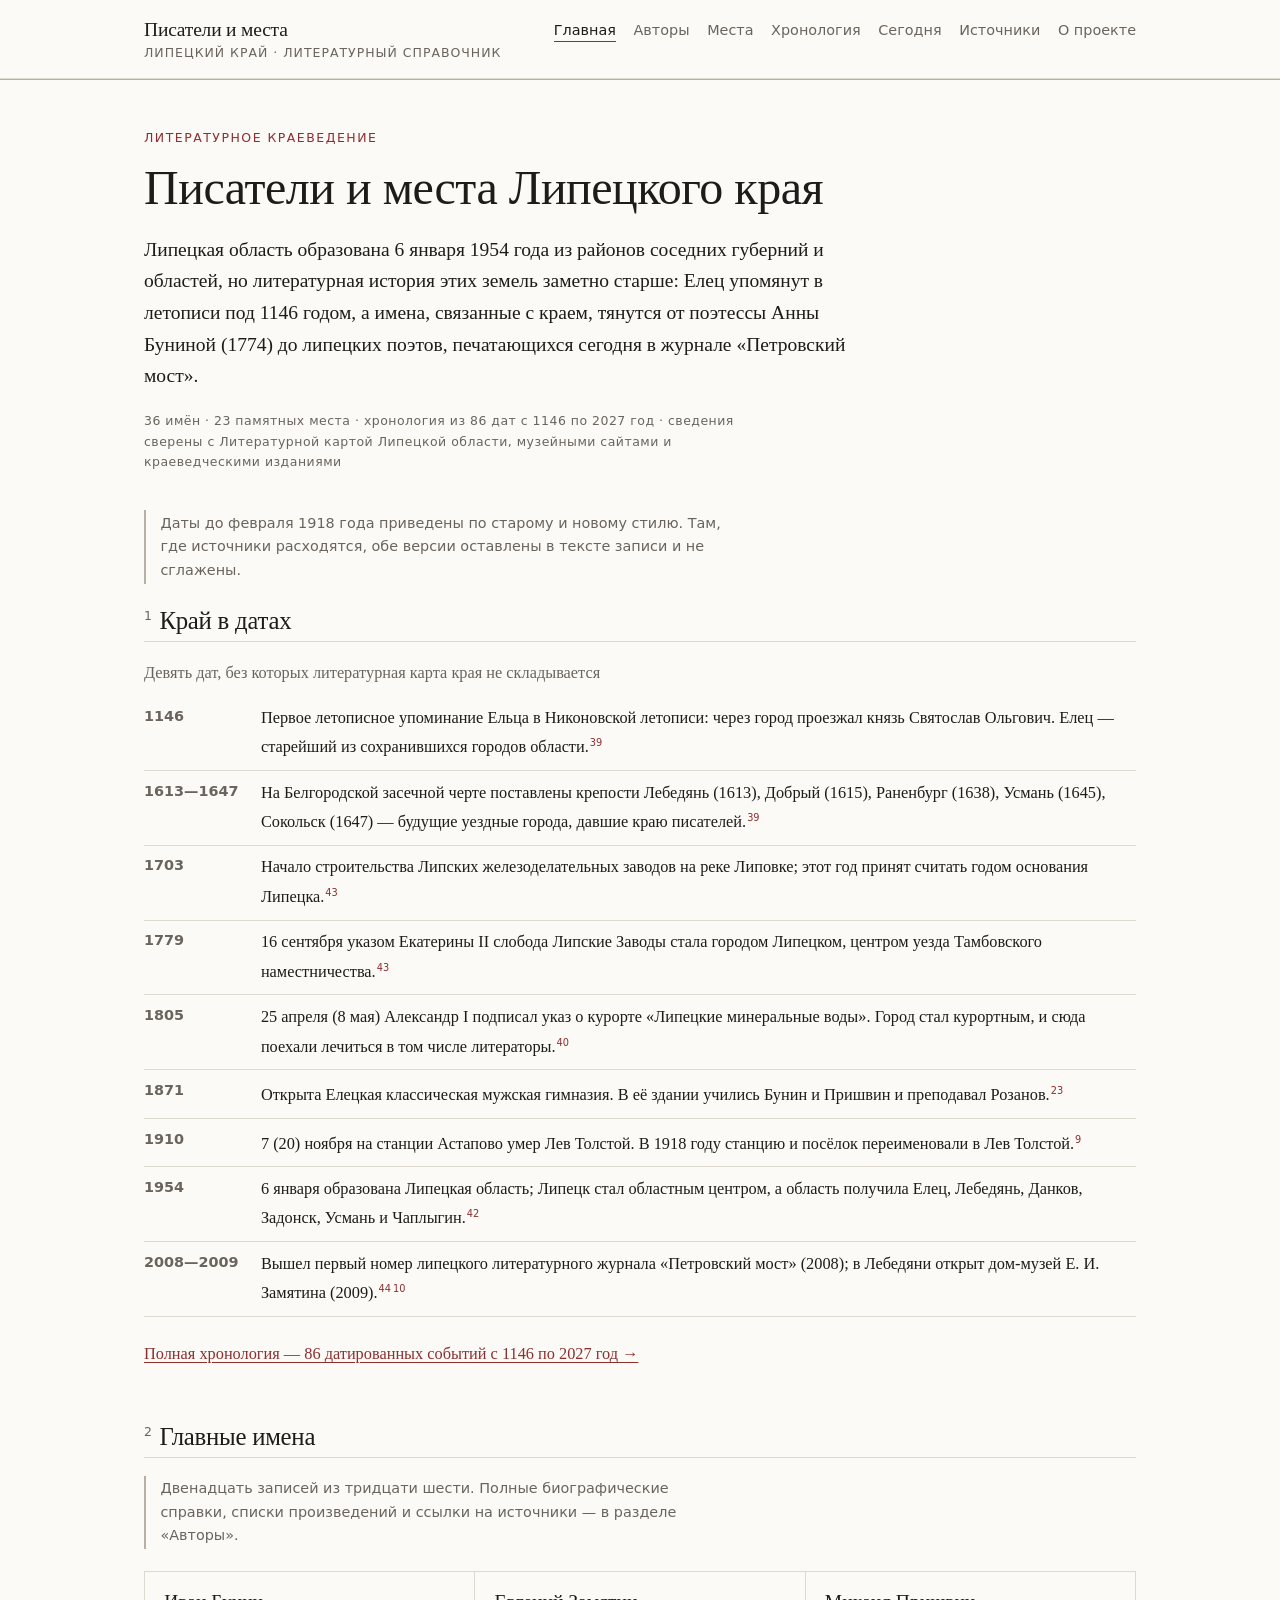
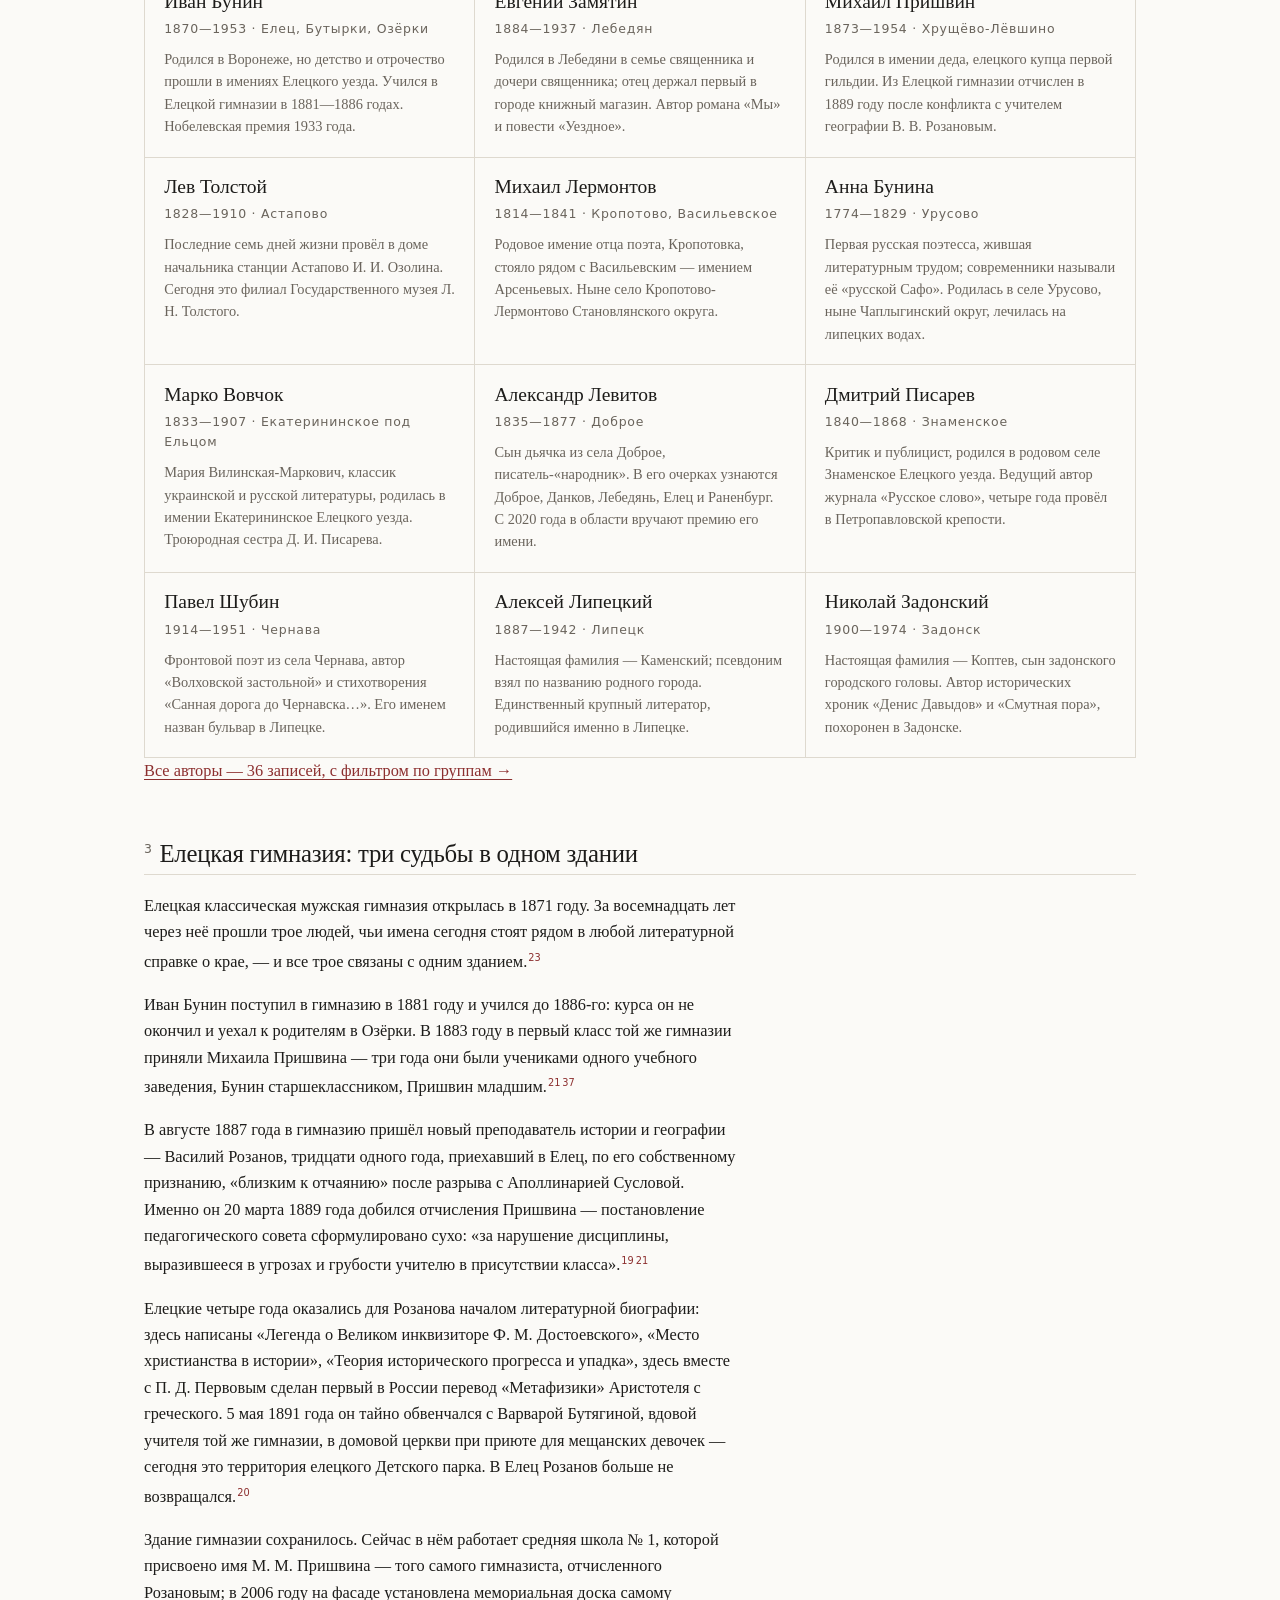
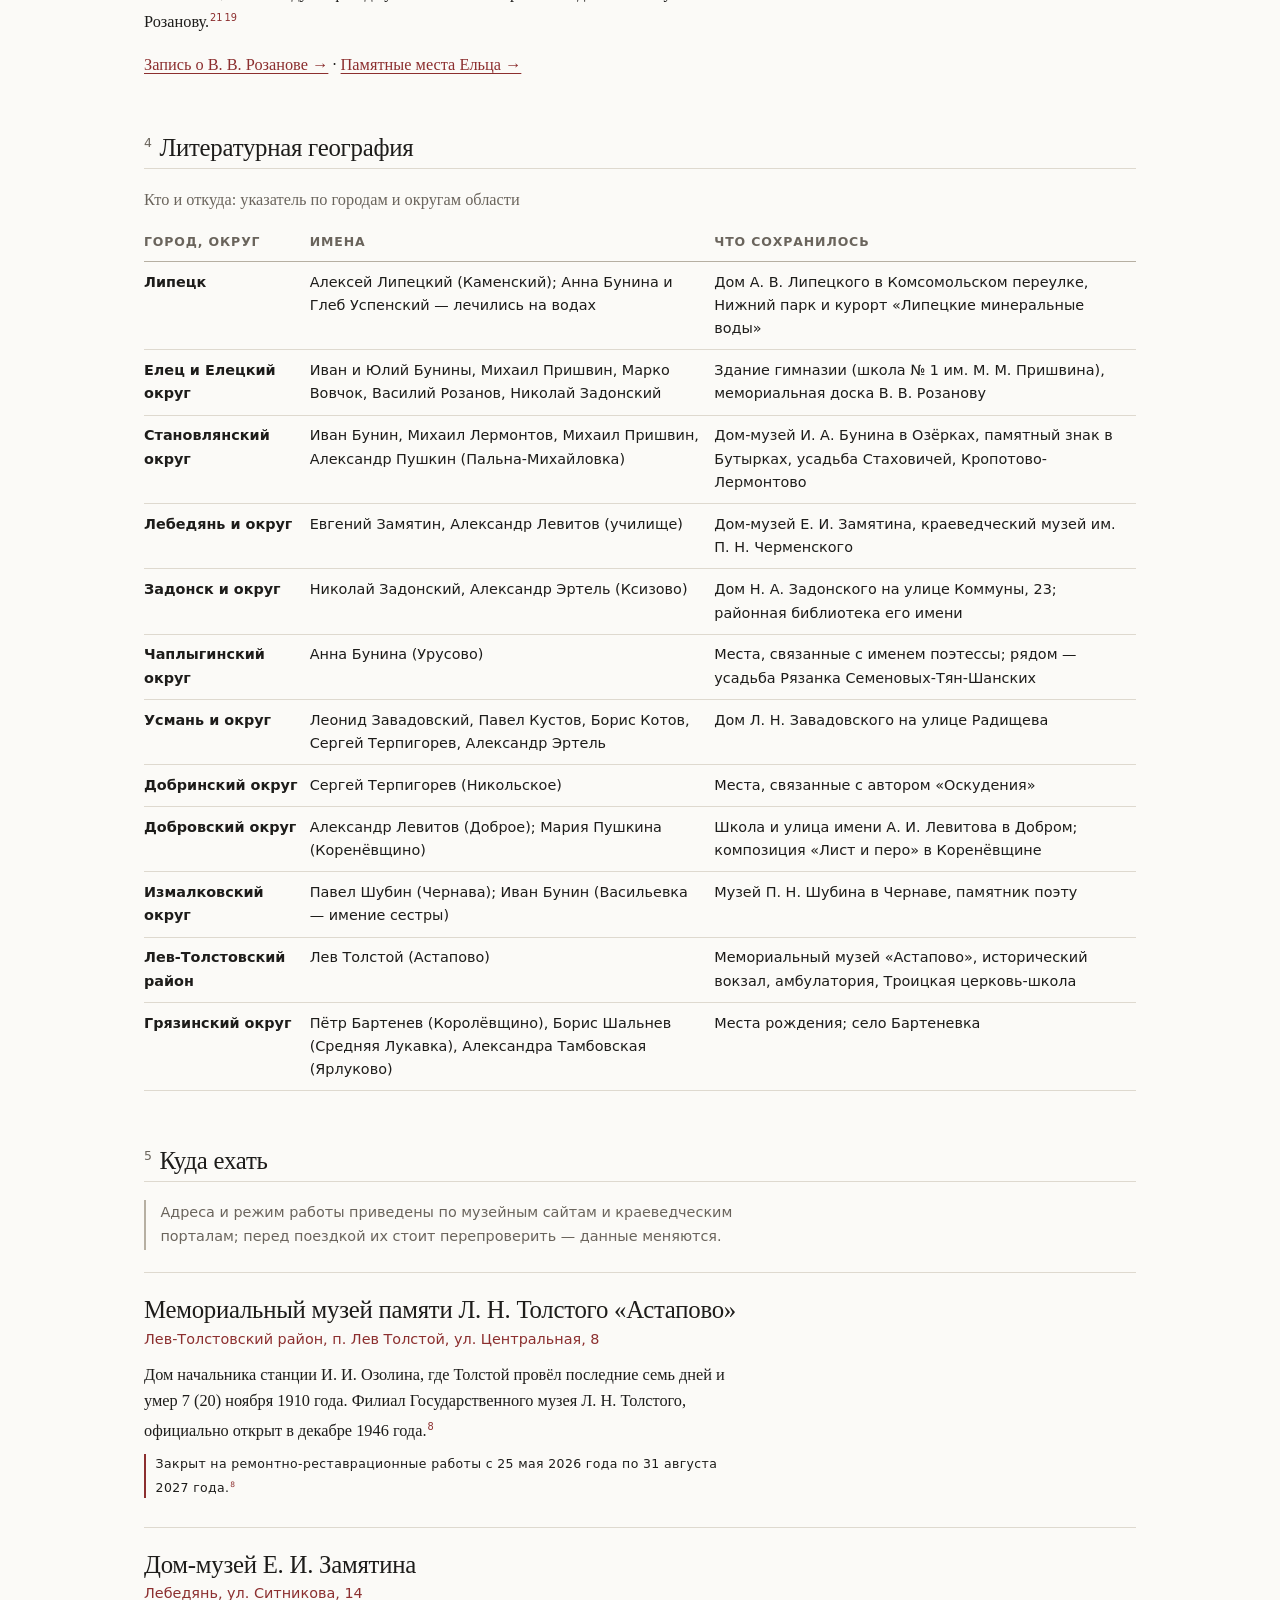
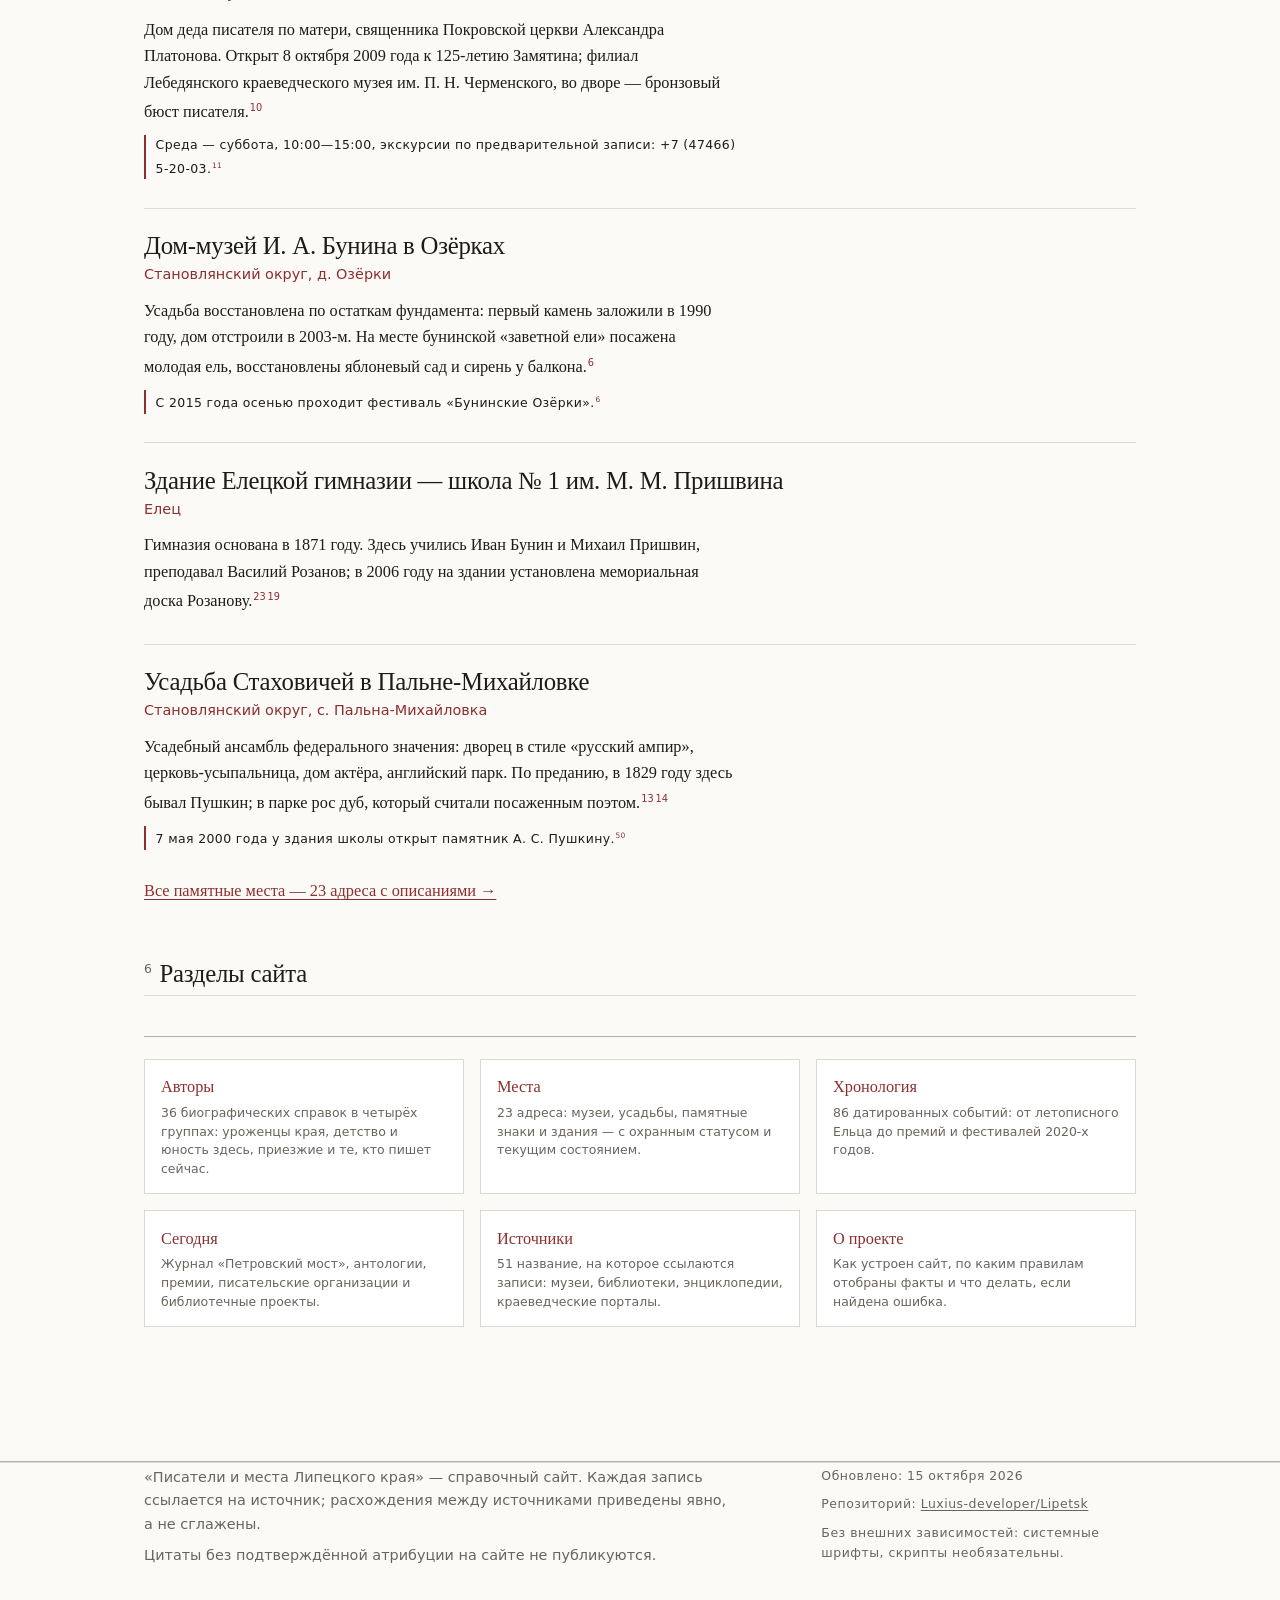
<file: index.html>
<!DOCTYPE html>
<html lang="ru">
<head>
<meta charset="utf-8">
<meta name="viewport" content="width=device-width, initial-scale=1">
<title>Писатели и места Липецкого края — литературный справочник</title>
<meta name="description" content="Справочный сайт о писателях, связанных с Липецким краем, и о сохранившихся памятных местах: Бунин, Замятин, Пришвин, Толстой, Лермонтов, Левитов, Шубин. Даты, адреса, источники.">
<meta name="theme-color" content="#fbfaf7" media="(prefers-color-scheme: light)">
<meta name="theme-color" content="#14151a" media="(prefers-color-scheme: dark)">
<link rel="icon" href="assets/img/favicon.svg" type="image/svg+xml">
<link rel="stylesheet" href="assets/css/style.css">
<meta property="og:type" content="website">
<meta property="og:title" content="Писатели и места Липецкого края">
<meta property="og:description" content="Литературное краеведение Липецкой области: персоналии, памятные места, хронология, источники.">
<meta property="og:locale" content="ru_RU">
</head>
<body>

<a class="skip-link" href="#main">К содержанию</a>

<header class="masthead">
  <div class="wrap masthead-inner">
    <a class="wordmark" href="index.html">Писатели и места<span>Липецкий край · литературный справочник</span></a>
    <nav class="nav" aria-label="Разделы сайта">
      <ul>
        <li><a href="index.html" aria-current="page">Главная</a></li>
        <li><a href="avtory.html">Авторы</a></li>
        <li><a href="mesta.html">Места</a></li>
        <li><a href="hronologiya.html">Хронология</a></li>
        <li><a href="segodnya.html">Сегодня</a></li>
        <li><a href="istochniki.html">Источники</a></li>
        <li><a href="o-proekte.html">О проекте</a></li>
      </ul>
    </nav>
  </div>
</header>

<main id="main">
<div class="wrap">

  <div class="hero">
    <p class="kicker">Литературное краеведение</p>
    <h1>Писатели и места Липецкого края</h1>
    <p class="standfirst">Липецкая область образована 6 января 1954 года из районов соседних губерний и областей,
      но литературная история этих земель заметно старше: Елец упомянут в летописи под 1146 годом,
      а имена, связанные с краем, тянутся от поэтессы Анны Буниной (1774) до липецких поэтов,
      печатающихся сегодня в журнале «Петровский мост».</p>
    <p class="byline">36 имён · 23 памятных места · хронология из 86 дат с 1146 по 2027 год ·
      сведения сверены с Литературной картой Липецкой области, музейными сайтами и краеведческими изданиями</p>
  </div>

  <p class="note">Даты до февраля 1918 года приведены по старому и новому стилю. Там, где источники
    расходятся, обе версии оставлены в тексте записи и не сглажены.</p>

  <!-- 1. КРАЙ В ДАТАХ -->
  <section id="daty" aria-labelledby="daty-title">
    <h2 class="section-title" id="daty-title"><span class="num">1</span>Край в датах</h2>

    <table class="facts">
      <caption>Девять дат, без которых литературная карта края не складывается</caption>
      <tbody>
        <tr>
          <th scope="row">1146</th>
          <td>Первое летописное упоминание Ельца в Никоновской летописи: через город проезжал князь Святослав Ольгович.
            Елец — старейший из сохранившихся городов области.<sup><a href="istochniki.html#s39">39</a></sup></td>
        </tr>
        <tr>
          <th scope="row">1613—1647</th>
          <td>На Белгородской засечной черте поставлены крепости Лебедянь (1613), Добрый (1615), Раненбург (1638),
            Усмань (1645), Сокольск (1647) — будущие уездные города, давшие краю писателей.<sup><a href="istochniki.html#s39">39</a></sup></td>
        </tr>
        <tr>
          <th scope="row">1703</th>
          <td>Начало строительства Липских железоделательных заводов на реке Липовке; этот год принят считать
            годом основания Липецка.<sup><a href="istochniki.html#s43">43</a></sup></td>
        </tr>
        <tr>
          <th scope="row">1779</th>
          <td>16 сентября указом Екатерины II слобода Липские Заводы стала городом Липецком, центром уезда
            Тамбовского наместничества.<sup><a href="istochniki.html#s43">43</a></sup></td>
        </tr>
        <tr>
          <th scope="row">1805</th>
          <td>25 апреля (8 мая) Александр I подписал указ о курорте «Липецкие минеральные воды».
            Город стал курортным, и сюда поехали лечиться в том числе литераторы.<sup><a href="istochniki.html#s40">40</a></sup></td>
        </tr>
        <tr>
          <th scope="row">1871</th>
          <td>Открыта Елецкая классическая мужская гимназия. В её здании учились Бунин и Пришвин
            и преподавал Розанов.<sup><a href="istochniki.html#s23">23</a></sup></td>
        </tr>
        <tr>
          <th scope="row">1910</th>
          <td>7 (20) ноября на станции Астапово умер Лев Толстой. В 1918 году станцию и посёлок переименовали
            в Лев Толстой.<sup><a href="istochniki.html#s9">9</a></sup></td>
        </tr>
        <tr>
          <th scope="row">1954</th>
          <td>6 января образована Липецкая область; Липецк стал областным центром, а область получила
            Елец, Лебедянь, Данков, Задонск, Усмань и Чаплыгин.<sup><a href="istochniki.html#s42">42</a></sup></td>
        </tr>
        <tr>
          <th scope="row">2008—2009</th>
          <td>Вышел первый номер липецкого литературного журнала «Петровский мост» (2008);
            в Лебедяни открыт дом-музей Е. И. Замятина (2009).<sup><a href="istochniki.html#s44">44</a></sup><sup><a href="istochniki.html#s10">10</a></sup></td>
        </tr>
      </tbody>
    </table>

    <p><a href="hronologiya.html">Полная хронология — 86 датированных событий с 1146 по 2027 год →</a></p>
  </section>

  <!-- 2. ГЛАВНЫЕ ИМЕНА -->
  <section id="imena" aria-labelledby="imena-title">
    <h2 class="section-title" id="imena-title"><span class="num">2</span>Главные имена</h2>
    <p class="note">Двенадцать записей из тридцати шести. Полные биографические справки, списки произведений
      и ссылки на источники — в разделе «Авторы».</p>

    <ul class="roll">
      <li>
        <a class="who" href="avtory.html#bunin">Иван Бунин</a>
        <span class="dates">1870—1953 · Елец, Бутырки, Озёрки</span>
        <p>Родился в Воронеже, но детство и отрочество прошли в имениях Елецкого уезда. Учился в Елецкой
          гимназии в 1881—1886 годах. Нобелевская премия 1933 года.</p>
      </li>
      <li>
        <a class="who" href="avtory.html#zamjatin">Евгений Замятин</a>
        <span class="dates">1884—1937 · Лебедян</span>
        <p>Родился в Лебедяни в семье священника и дочери священника; отец держал первый в городе книжный
          магазин. Автор романа «Мы» и повести «Уездное».</p>
      </li>
      <li>
        <a class="who" href="avtory.html#prishvin">Михаил Пришвин</a>
        <span class="dates">1873—1954 · Хрущёво-Лёвшино</span>
        <p>Родился в имении деда, елецкого купца первой гильдии. Из Елецкой гимназии отчислен в 1889 году
          после конфликта с учителем географии В. В. Розановым.</p>
      </li>
      <li>
        <a class="who" href="avtory.html#tolstoj">Лев Толстой</a>
        <span class="dates">1828—1910 · Астапово</span>
        <p>Последние семь дней жизни провёл в доме начальника станции Астапово И. И. Озолина.
          Сегодня это филиал Государственного музея Л. Н. Толстого.</p>
      </li>
      <li>
        <a class="who" href="avtory.html#lermontov">Михаил Лермонтов</a>
        <span class="dates">1814—1841 · Кропотово, Васильевское</span>
        <p>Родовое имение отца поэта, Кропотовка, стояло рядом с Васильевским — имением Арсеньевых.
          Ныне село Кропотово-Лермонтово Становлянского округа.</p>
      </li>
      <li>
        <a class="who" href="avtory.html#bunina">Анна Бунина</a>
        <span class="dates">1774—1829 · Урусово</span>
        <p>Первая русская поэтесса, жившая литературным трудом; современники называли её «русской Сафо».
          Родилась в селе Урусово, ныне Чаплыгинский округ, лечилась на липецких водах.</p>
      </li>
      <li>
        <a class="who" href="avtory.html#marko-vovchok">Марко Вовчок</a>
        <span class="dates">1833—1907 · Екатерининское под Ельцом</span>
        <p>Мария Вилинская-Маркович, классик украинской и русской литературы, родилась в имении
          Екатерининское Елецкого уезда. Троюродная сестра Д. И. Писарева.</p>
      </li>
      <li>
        <a class="who" href="avtory.html#levitov">Александр Левитов</a>
        <span class="dates">1835—1877 · Доброе</span>
        <p>Сын дьячка из села Доброе, писатель-«народник». В его очерках узнаются Доброе, Данков,
          Лебедянь, Елец и Раненбург. С 2020 года в области вручают премию его имени.</p>
      </li>
      <li>
        <a class="who" href="avtory.html#pisarev">Дмитрий Писарев</a>
        <span class="dates">1840—1868 · Знаменское</span>
        <p>Критик и публицист, родился в родовом селе Знаменское Елецкого уезда. Ведущий автор
          журнала «Русское слово», четыре года провёл в Петропавловской крепости.</p>
      </li>
      <li>
        <a class="who" href="avtory.html#shubin">Павел Шубин</a>
        <span class="dates">1914—1951 · Чернава</span>
        <p>Фронтовой поэт из села Чернава, автор «Волховской застольной» и стихотворения
          «Санная дорога до Чернавска…». Его именем назван бульвар в Липецке.</p>
      </li>
      <li>
        <a class="who" href="avtory.html#lipetskij">Алексей Липецкий</a>
        <span class="dates">1887—1942 · Липецк</span>
        <p>Настоящая фамилия — Каменский; псевдоним взял по названию родного города. Единственный
          крупный литератор, родившийся именно в Липецке.</p>
      </li>
      <li>
        <a class="who" href="avtory.html#zadonskij">Николай Задонский</a>
        <span class="dates">1900—1974 · Задонск</span>
        <p>Настоящая фамилия — Коптев, сын задонского городского головы. Автор исторических хроник
          «Денис Давыдов» и «Смутная пора», похоронен в Задонске.</p>
      </li>
    </ul>

    <p><a href="avtory.html">Все авторы — 36 записей, с фильтром по группам →</a></p>
  </section>

  <!-- 3. ЕЛЕЦКАЯ ГИМНАЗИЯ -->
  <section id="gimnaziya" aria-labelledby="gimnaziya-title">
    <h2 class="section-title" id="gimnaziya-title"><span class="num">3</span>Елецкая гимназия: три судьбы в одном здании</h2>

    <p>Елецкая классическая мужская гимназия открылась в 1871 году. За восемнадцать лет через неё прошли
      трое людей, чьи имена сегодня стоят рядом в любой литературной справке о крае, — и все трое
      связаны с одним зданием.<sup><a href="istochniki.html#s23">23</a></sup></p>

    <p>Иван Бунин поступил в гимназию в 1881 году и учился до 1886-го: курса он не окончил и уехал
      к родителям в Озёрки. В 1883 году в первый класс той же гимназии приняли Михаила Пришвина —
      три года они были учениками одного учебного заведения, Бунин старшеклассником, Пришвин
      младшим.<sup><a href="istochniki.html#s21">21</a></sup><sup><a href="istochniki.html#s37">37</a></sup></p>

    <p>В августе 1887 года в гимназию пришёл новый преподаватель истории и географии — Василий Розанов,
      тридцати одного года, приехавший в Елец, по его собственному признанию, «близким к отчаянию»
      после разрыва с Аполлинарией Сусловой. Именно он 20 марта 1889 года добился отчисления
      Пришвина — постановление педагогического совета сформулировано сухо: «за нарушение дисциплины,
      выразившееся в угрозах и грубости учителю в присутствии класса».<sup><a href="istochniki.html#s19">19</a></sup><sup><a href="istochniki.html#s21">21</a></sup></p>

    <p>Елецкие четыре года оказались для Розанова началом литературной биографии: здесь написаны
      «Легенда о Великом инквизиторе Ф. М. Достоевского», «Место христианства в истории»,
      «Теория исторического прогресса и упадка», здесь вместе с П. Д. Первовым сделан первый
      в России перевод «Метафизики» Аристотеля с греческого. 5 мая 1891 года он тайно обвенчался
      с Варварой Бутягиной, вдовой учителя той же гимназии, в домовой церкви при приюте для
      мещанских девочек — сегодня это территория елецкого Детского парка. В Елец Розанов
      больше не возвращался.<sup><a href="istochniki.html#s20">20</a></sup></p>

    <p>Здание гимназии сохранилось. Сейчас в нём работает средняя школа № 1, которой присвоено имя
      М. М. Пришвина — того самого гимназиста, отчисленного Розановым; в 2006 году на фасаде
      установлена мемориальная доска самому Розанову.<sup><a href="istochniki.html#s21">21</a></sup><sup><a href="istochniki.html#s19">19</a></sup></p>

    <p><a href="avtory.html#rozanov">Запись о В. В. Розанове →</a> ·
      <a href="mesta.html#elets">Памятные места Ельца →</a></p>
  </section>

  <!-- 4. ГЕОГРАФИЯ -->
  <section id="geografiya" aria-labelledby="geografiya-title">
    <h2 class="section-title" id="geografiya-title"><span class="num">4</span>Литературная география</h2>

    <table>
      <caption>Кто и откуда: указатель по городам и округам области</caption>
      <thead>
        <tr>
          <th scope="col">Город, округ</th>
          <th scope="col">Имена</th>
          <th scope="col">Что сохранилось</th>
        </tr>
      </thead>
      <tbody>
        <tr>
          <th scope="row">Липецк</th>
          <td>Алексей Липецкий (Каменский); Анна Бунина и Глеб Успенский — лечились на водах</td>
          <td>Дом А. В. Липецкого в Комсомольском переулке, Нижний парк и курорт «Липецкие минеральные воды»</td>
        </tr>
        <tr>
          <th scope="row">Елец и Елецкий округ</th>
          <td>Иван и Юлий Бунины, Михаил Пришвин, Марко Вовчок, Василий Розанов, Николай Задонский</td>
          <td>Здание гимназии (школа № 1 им. М. М. Пришвина), мемориальная доска В. В. Розанову</td>
        </tr>
        <tr>
          <th scope="row">Становлянский округ</th>
          <td>Иван Бунин, Михаил Лермонтов, Михаил Пришвин, Александр Пушкин (Пальна-Михайловка)</td>
          <td>Дом-музей И. А. Бунина в Озёрках, памятный знак в Бутырках, усадьба Стаховичей, Кропотово-Лермонтово</td>
        </tr>
        <tr>
          <th scope="row">Лебедянь и округ</th>
          <td>Евгений Замятин, Александр Левитов (училище)</td>
          <td>Дом-музей Е. И. Замятина, краеведческий музей им. П. Н. Черменского</td>
        </tr>
        <tr>
          <th scope="row">Задонск и округ</th>
          <td>Николай Задонский, Александр Эртель (Ксизово)</td>
          <td>Дом Н. А. Задонского на улице Коммуны, 23; районная библиотека его имени</td>
        </tr>
        <tr>
          <th scope="row">Чаплыгинский округ</th>
          <td>Анна Бунина (Урусово)</td>
          <td>Места, связанные с именем поэтессы; рядом — усадьба Рязанка Семеновых-Тян-Шанских</td>
        </tr>
        <tr>
          <th scope="row">Усмань и округ</th>
          <td>Леонид Завадовский, Павел Кустов, Борис Котов, Сергей Терпигорев, Александр Эртель</td>
          <td>Дом Л. Н. Завадовского на улице Радищева</td>
        </tr>
        <tr>
          <th scope="row">Добринский округ</th>
          <td>Сергей Терпигорев (Никольское)</td>
          <td>Места, связанные с автором «Оскудения»</td>
        </tr>
        <tr>
          <th scope="row">Добровский округ</th>
          <td>Александр Левитов (Доброе); Мария Пушкина (Коренёвщино)</td>
          <td>Школа и улица имени А. И. Левитова в Добром; композиция «Лист и перо» в Коренёвщине</td>
        </tr>
        <tr>
          <th scope="row">Измалковский округ</th>
          <td>Павел Шубин (Чернава); Иван Бунин (Васильевка — имение сестры)</td>
          <td>Музей П. Н. Шубина в Чернаве, памятник поэту</td>
        </tr>
        <tr>
          <th scope="row">Лев-Толстовский район</th>
          <td>Лев Толстой (Астапово)</td>
          <td>Мемориальный музей «Астапово», исторический вокзал, амбулатория, Троицкая церковь-школа</td>
        </tr>
        <tr>
          <th scope="row">Грязинский округ</th>
          <td>Пётр Бартенев (Королёвщино), Борис Шальнев (Средняя Лукавка), Александра Тамбовская (Ярлуково)</td>
          <td>Места рождения; село Бартеневка</td>
        </tr>
      </tbody>
    </table>
  </section>

  <!-- 5. КУДА ЕХАТЬ -->
  <section id="kuda-ehat" aria-labelledby="kuda-ehat-title">
    <h2 class="section-title" id="kuda-ehat-title"><span class="num">5</span>Куда ехать</h2>
    <p class="note">Адреса и режим работы приведены по музейным сайтам и краеведческим порталам;
      перед поездкой их стоит перепроверить — данные меняются.</p>

    <div class="place" id="astapovo-brief">
      <div>
        <h3>Мемориальный музей памяти Л. Н. Толстого «Астапово»</h3>
        <p class="where">Лев-Толстовский район, п. Лев Толстой, ул. Центральная, 8</p>
        <p>Дом начальника станции И. И. Озолина, где Толстой провёл последние семь дней и умер
          7 (20) ноября 1910 года. Филиал Государственного музея Л. Н. Толстого, официально открыт
          в декабре 1946 года.<sup><a href="istochniki.html#s8">8</a></sup></p>
        <p class="status">Закрыт на ремонтно-реставрационные работы с 25 мая 2026 года по 31 августа 2027 года.<sup><a href="istochniki.html#s8">8</a></sup></p>
      </div>
    </div>

    <div class="place" id="zamyatin-brief">
      <div>
        <h3>Дом-музей Е. И. Замятина</h3>
        <p class="where">Лебедянь, ул. Ситникова, 14</p>
        <p>Дом деда писателя по матери, священника Покровской церкви Александра Платонова. Открыт
          8 октября 2009 года к 125-летию Замятина; филиал Лебедянского краеведческого музея
          им. П. Н. Черменского, во дворе — бронзовый бюст писателя.<sup><a href="istochniki.html#s10">10</a></sup></p>
        <p class="status">Среда — суббота, 10:00—15:00, экскурсии по предварительной записи: +7 (47466) 5-20-03.<sup><a href="istochniki.html#s11">11</a></sup></p>
      </div>
    </div>

    <div class="place" id="bunin-brief">
      <div>
        <h3>Дом-музей И. А. Бунина в Озёрках</h3>
        <p class="where">Становлянский округ, д. Озёрки</p>
        <p>Усадьба восстановлена по остаткам фундамента: первый камень заложили в 1990 году, дом
          отстроили в 2003-м. На месте бунинской «заветной ели» посажена молодая ель, восстановлены
          яблоневый сад и сирень у балкона.<sup><a href="istochniki.html#s6">6</a></sup></p>
        <p class="status">С 2015 года осенью проходит фестиваль «Бунинские Озёрки».<sup><a href="istochniki.html#s6">6</a></sup></p>
      </div>
    </div>

    <div class="place" id="elets-brief">
      <div>
        <h3>Здание Елецкой гимназии — школа № 1 им. М. М. Пришвина</h3>
        <p class="where">Елец</p>
        <p>Гимназия основана в 1871 году. Здесь учились Иван Бунин и Михаил Пришвин, преподавал
          Василий Розанов; в 2006 году на здании установлена мемориальная доска Розанову.<sup><a href="istochniki.html#s23">23</a></sup><sup><a href="istochniki.html#s19">19</a></sup></p>
      </div>
    </div>

    <div class="place" id="palna-brief">
      <div>
        <h3>Усадьба Стаховичей в Пальне-Михайловке</h3>
        <p class="where">Становлянский округ, с. Пальна-Михайловка</p>
        <p>Усадебный ансамбль федерального значения: дворец в стиле «русский ампир», церковь-усыпальница,
          дом актёра, английский парк. По преданию, в 1829 году здесь бывал Пушкин; в парке рос дуб,
          который считали посаженным поэтом.<sup><a href="istochniki.html#s13">13</a></sup><sup><a href="istochniki.html#s14">14</a></sup></p>
        <p class="status">7 мая 2000 года у здания школы открыт памятник А. С. Пушкину.<sup><a href="istochniki.html#s50">50</a></sup></p>
      </div>
    </div>

    <p><a href="mesta.html">Все памятные места — 23 адреса с описаниями →</a></p>
  </section>

  <!-- 6. РАЗДЕЛЫ -->
  <section id="razdely" aria-labelledby="razdely-title">
    <h2 class="section-title" id="razdely-title"><span class="num">6</span>Разделы сайта</h2>
    <div class="next">
      <a href="avtory.html">
        <span class="t">Авторы</span>
        <span class="d">36 биографических справок в четырёх группах: уроженцы края, детство и юность здесь,
          приезжие и те, кто пишет сейчас.</span>
      </a>
      <a href="mesta.html">
        <span class="t">Места</span>
        <span class="d">23 адреса: музеи, усадьбы, памятные знаки и здания — с охранным статусом
          и текущим состоянием.</span>
      </a>
      <a href="hronologiya.html">
        <span class="t">Хронология</span>
        <span class="d">86 датированных событий: от летописного Ельца до премий и фестивалей
          2020-х годов.</span>
      </a>
      <a href="segodnya.html">
        <span class="t">Сегодня</span>
        <span class="d">Журнал «Петровский мост», антологии, премии, писательские организации
          и библиотечные проекты.</span>
      </a>
      <a href="istochniki.html">
        <span class="t">Источники</span>
        <span class="d">51 название, на которое ссылаются записи: музеи, библиотеки, энциклопедии,
          краеведческие порталы.</span>
      </a>
      <a href="o-proekte.html">
        <span class="t">О проекте</span>
        <span class="d">Как устроен сайт, по каким правилам отобраны факты и что делать,
          если найдена ошибка.</span>
      </a>
    </div>
  </section>

</div>
</main>

<footer class="colophon">
  <div class="wrap">
    <div>
      <p>«Писатели и места Липецкого края» — справочный сайт. Каждая запись ссылается на источник;
        расхождения между источниками приведены явно, а не сглажены.</p>
      <p>Цитаты без подтверждённой атрибуции на сайте не публикуются.</p>
    </div>
    <div class="stamp">
      <p>Обновлено: <span data-revised="15 октября 2026">15 октября 2026</span></p>
      <p>Репозиторий: <a href="https://github.com/Luxius-developer/Lipetsk">Luxius-developer/Lipetsk</a></p>
      <p>Без внешних зависимостей: системные шрифты, скрипты необязательны.</p>
    </div>
  </div>
</footer>

<script src="assets/js/main.js" defer></script>
</body>
</html>
</file>
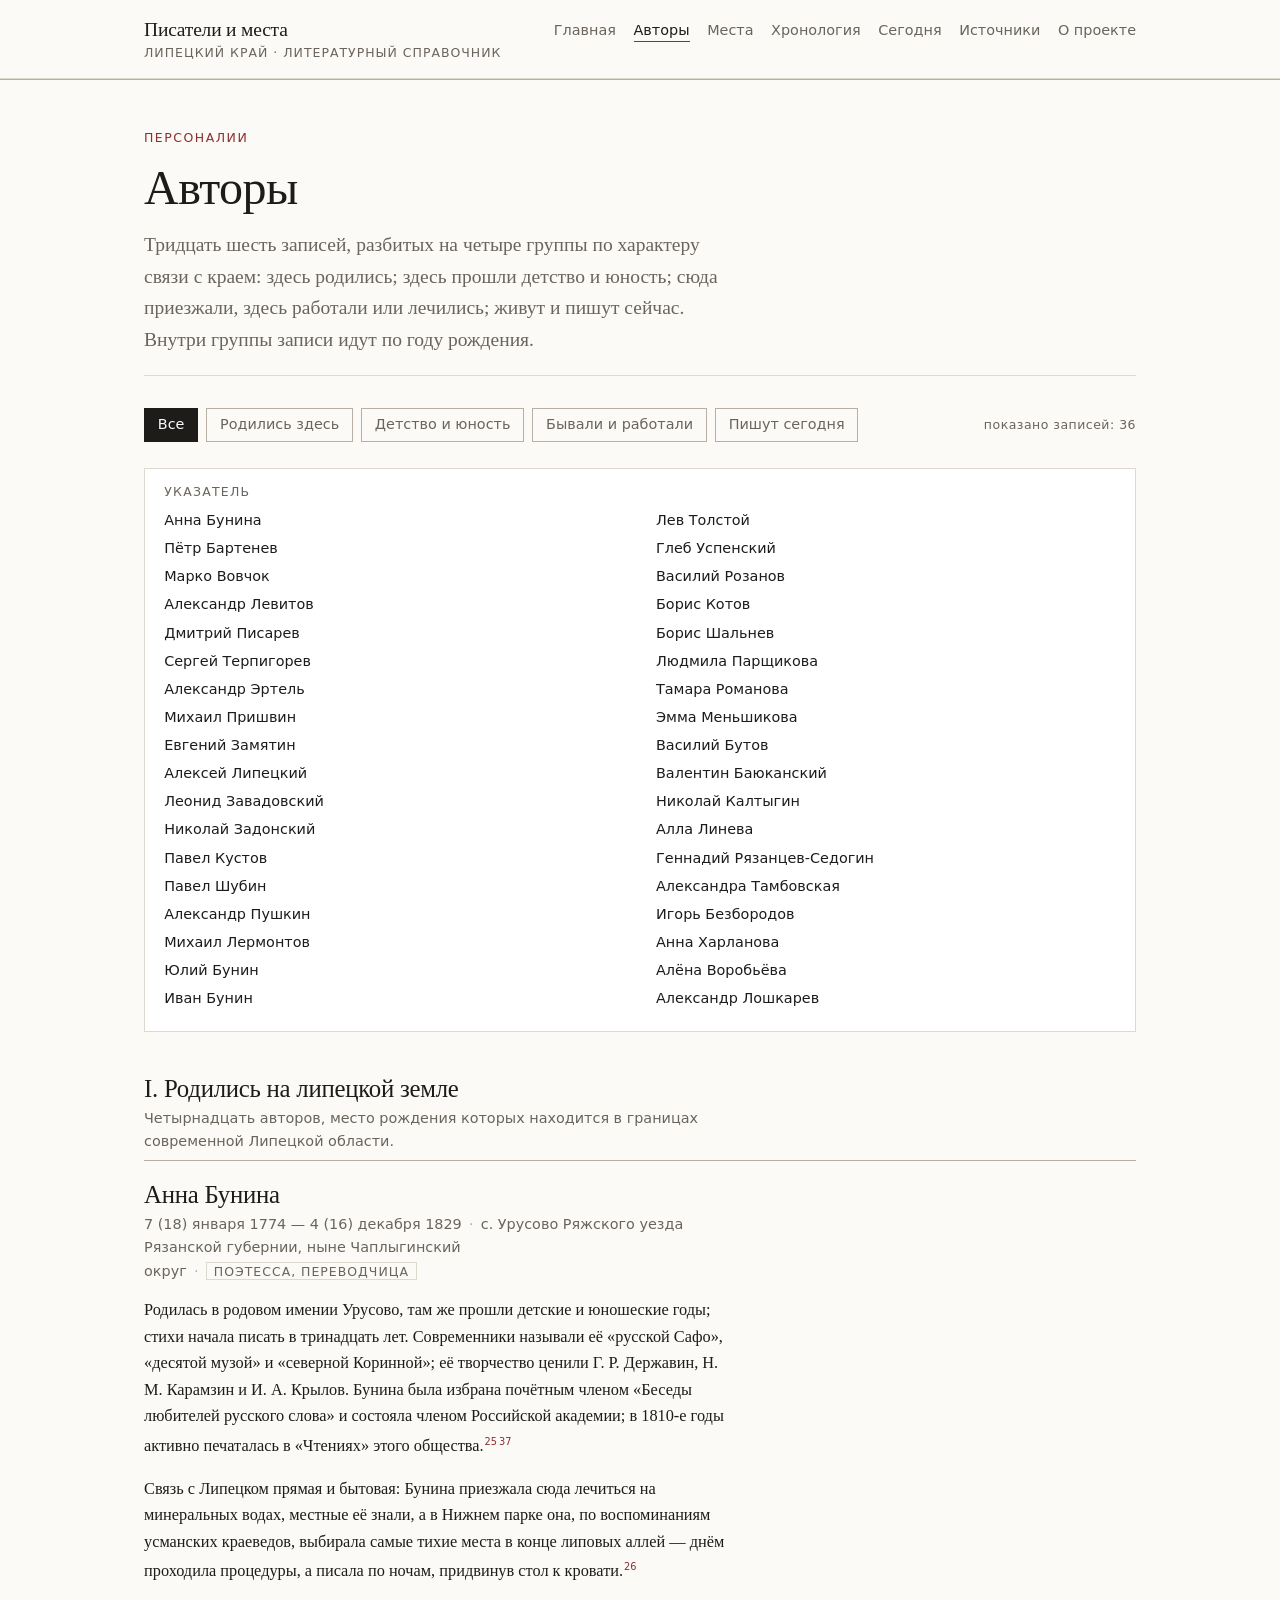
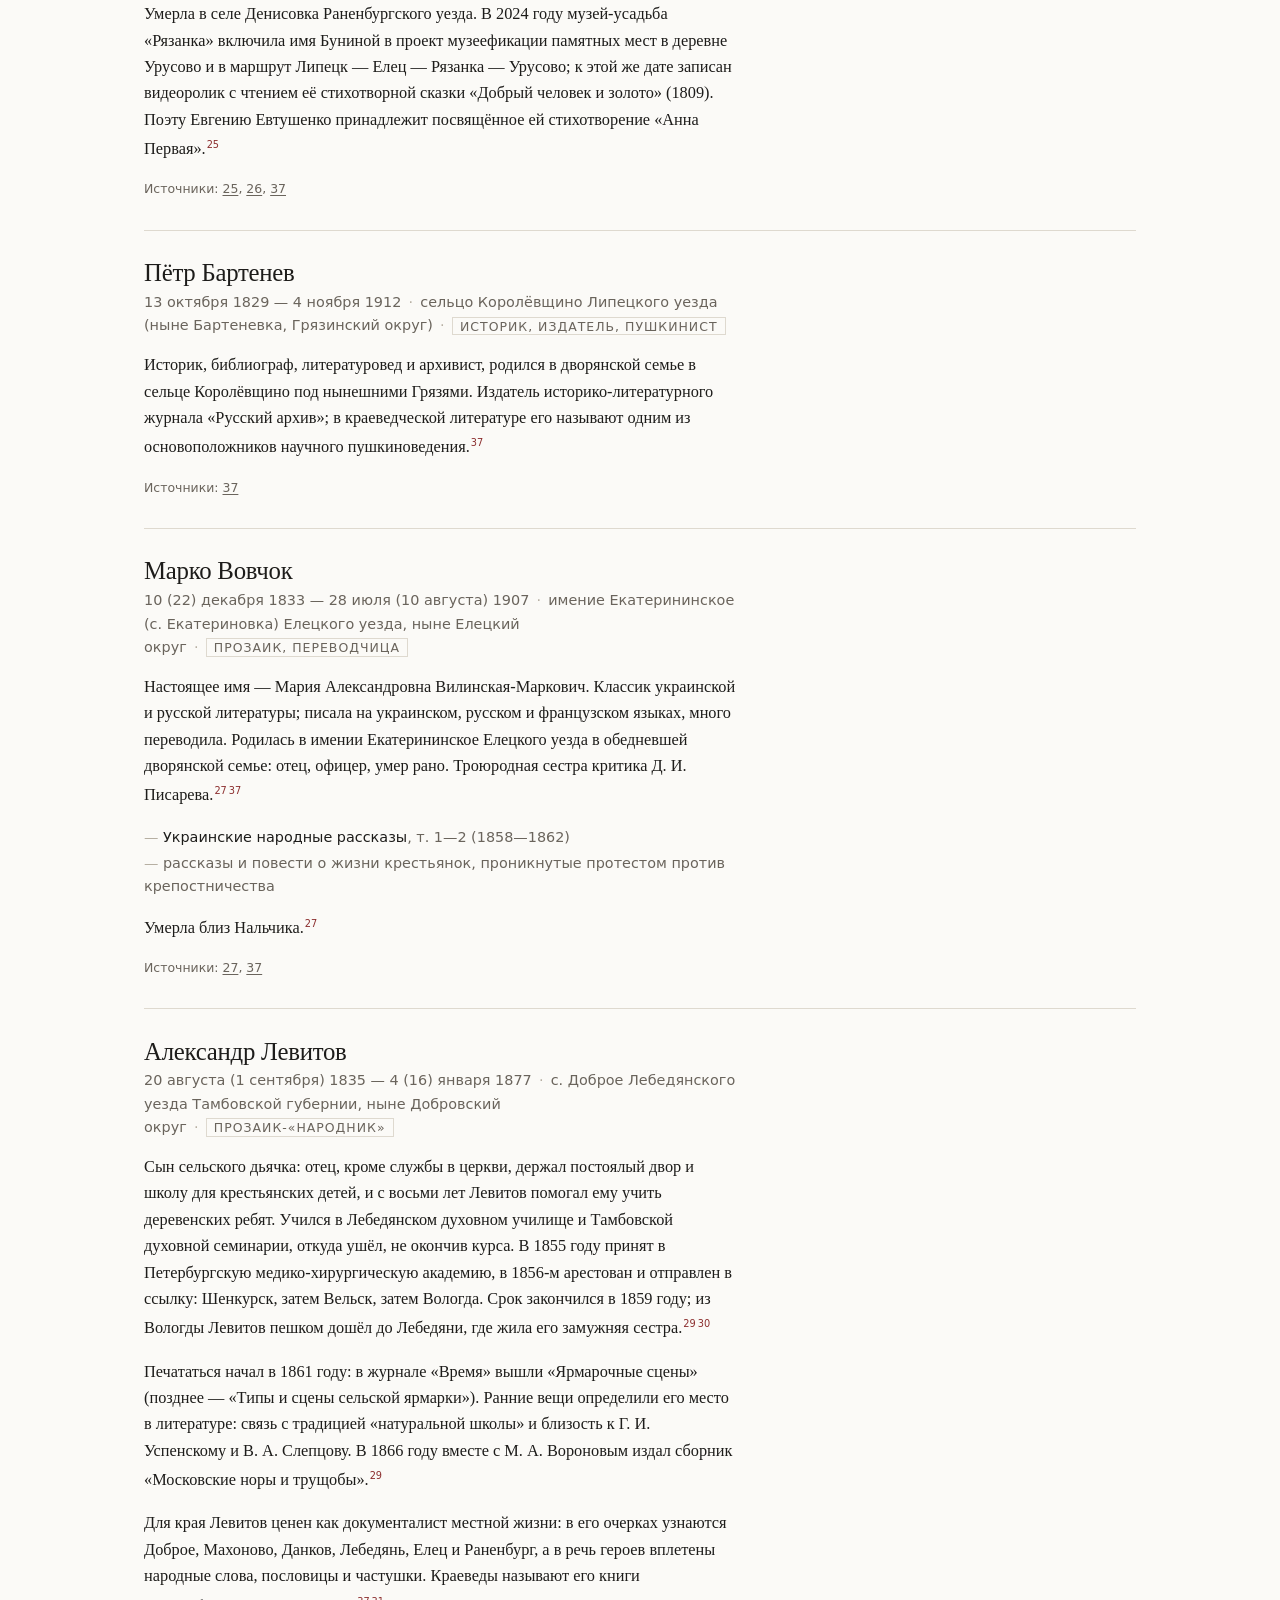
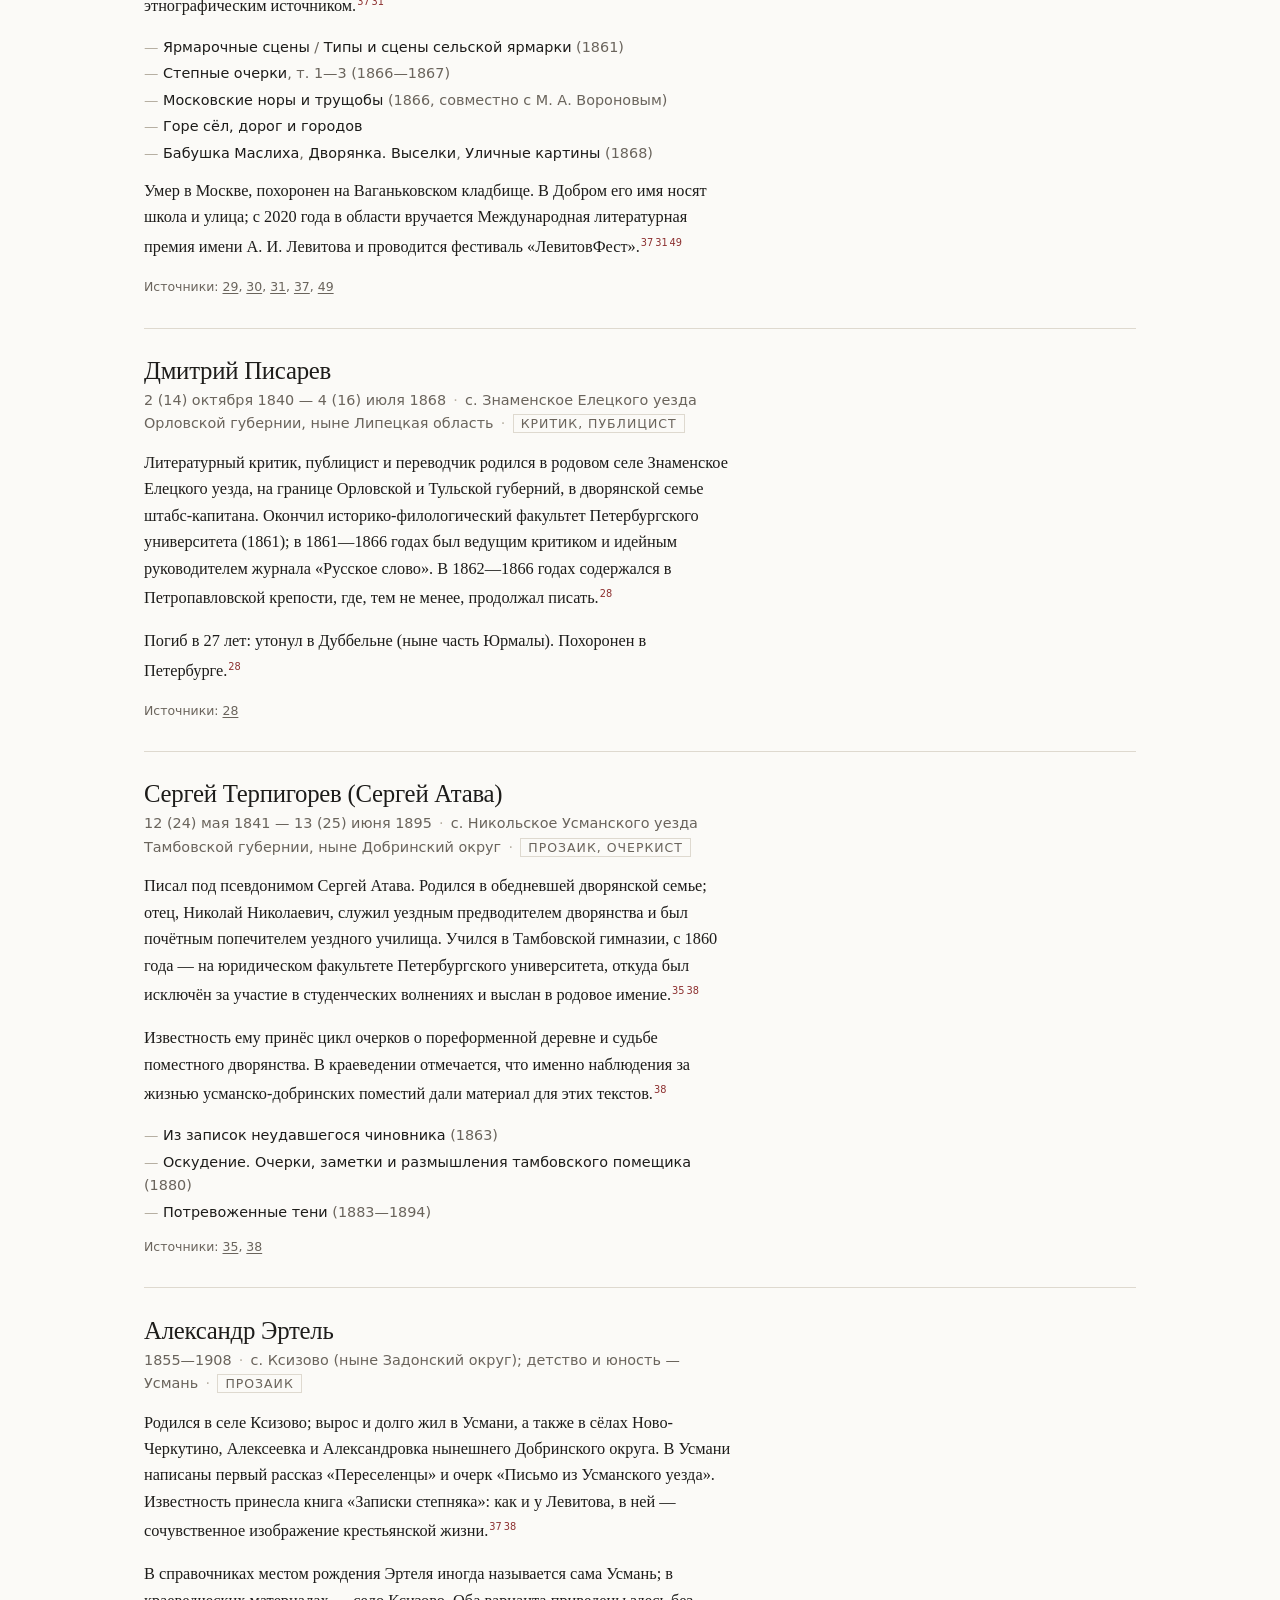
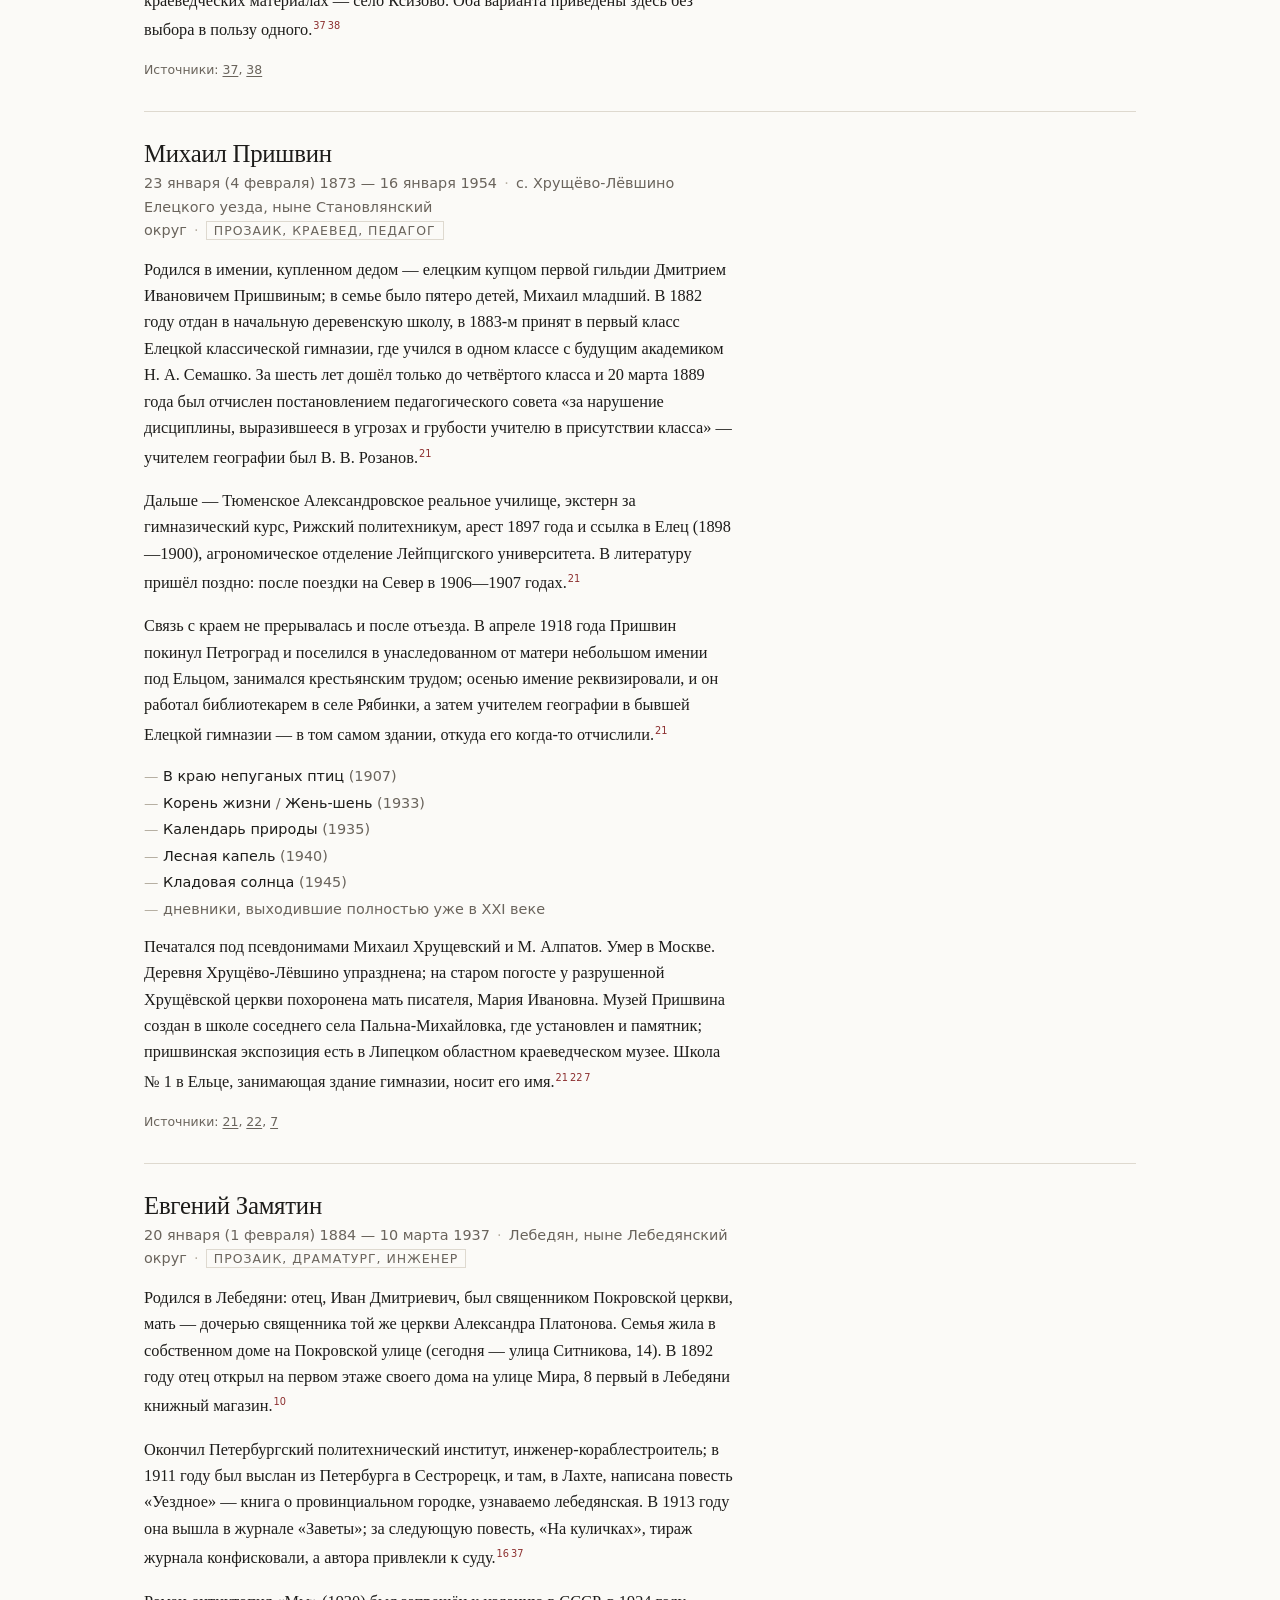
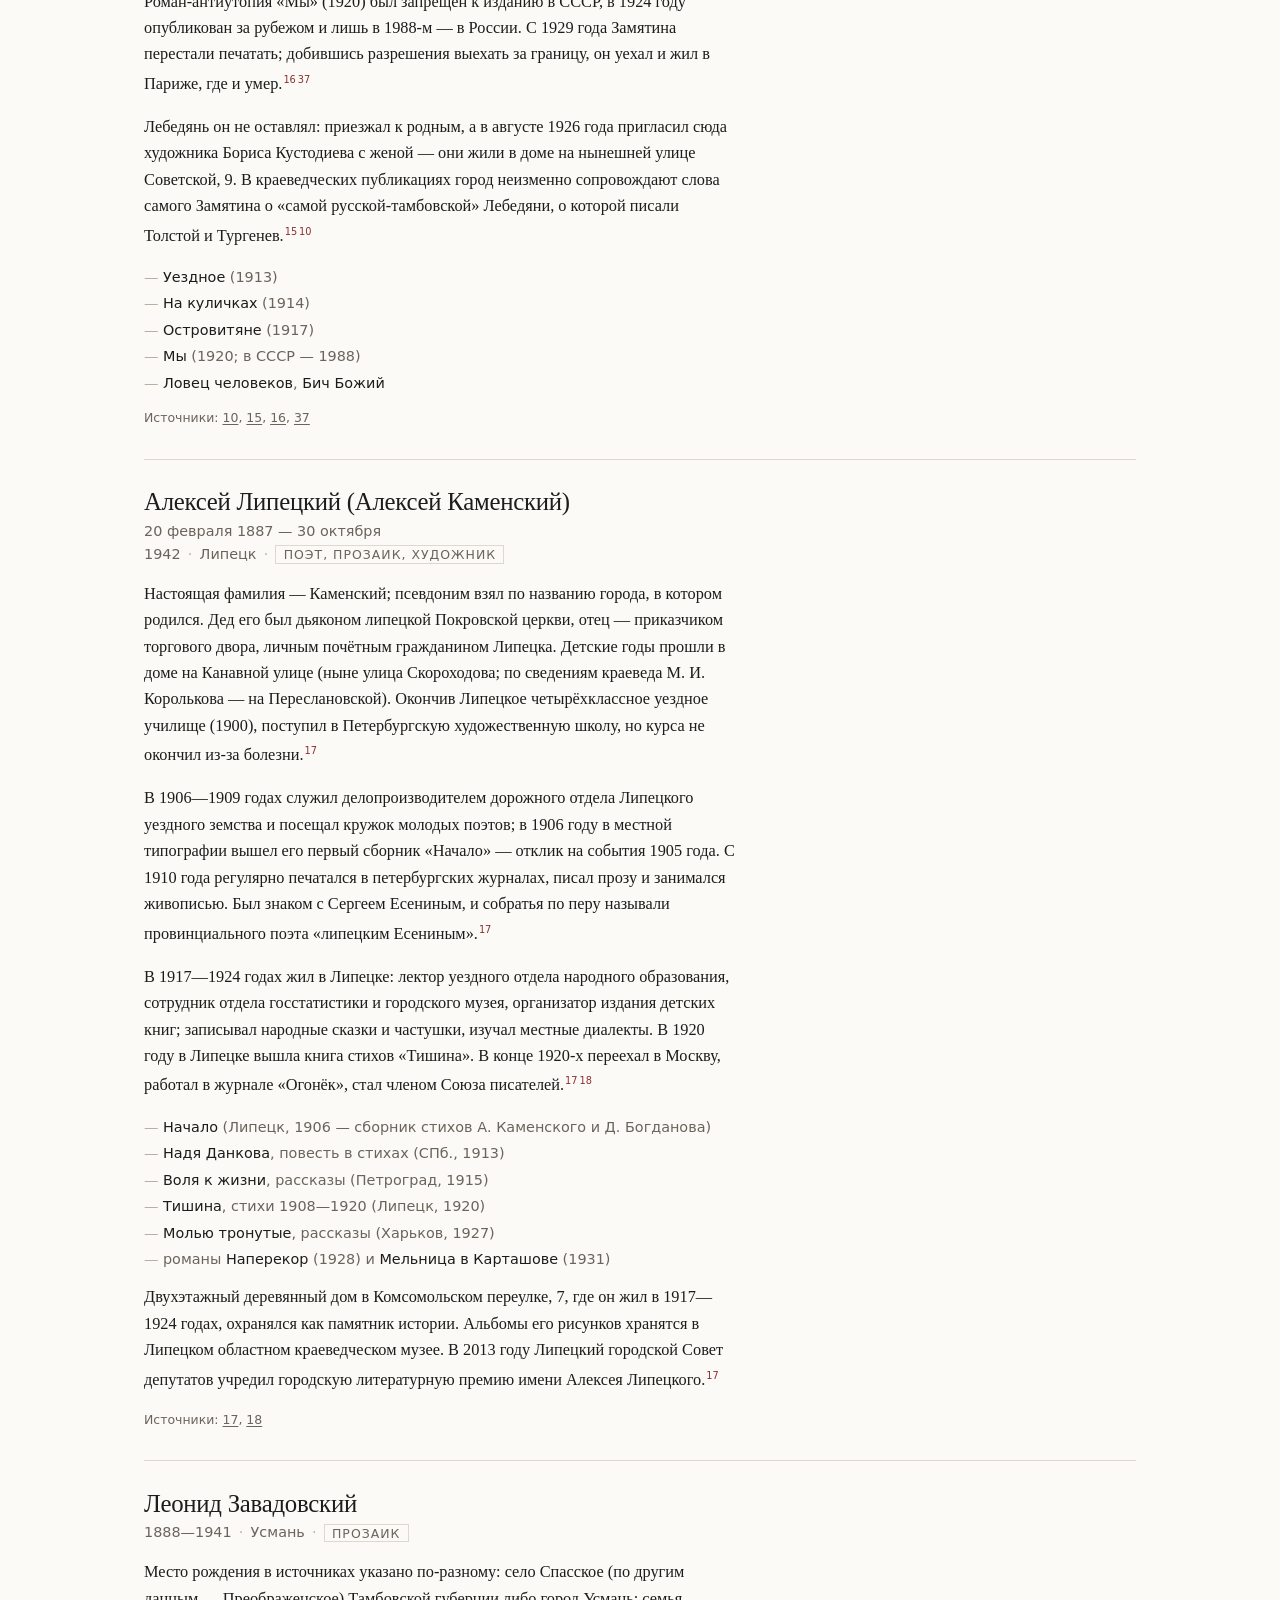
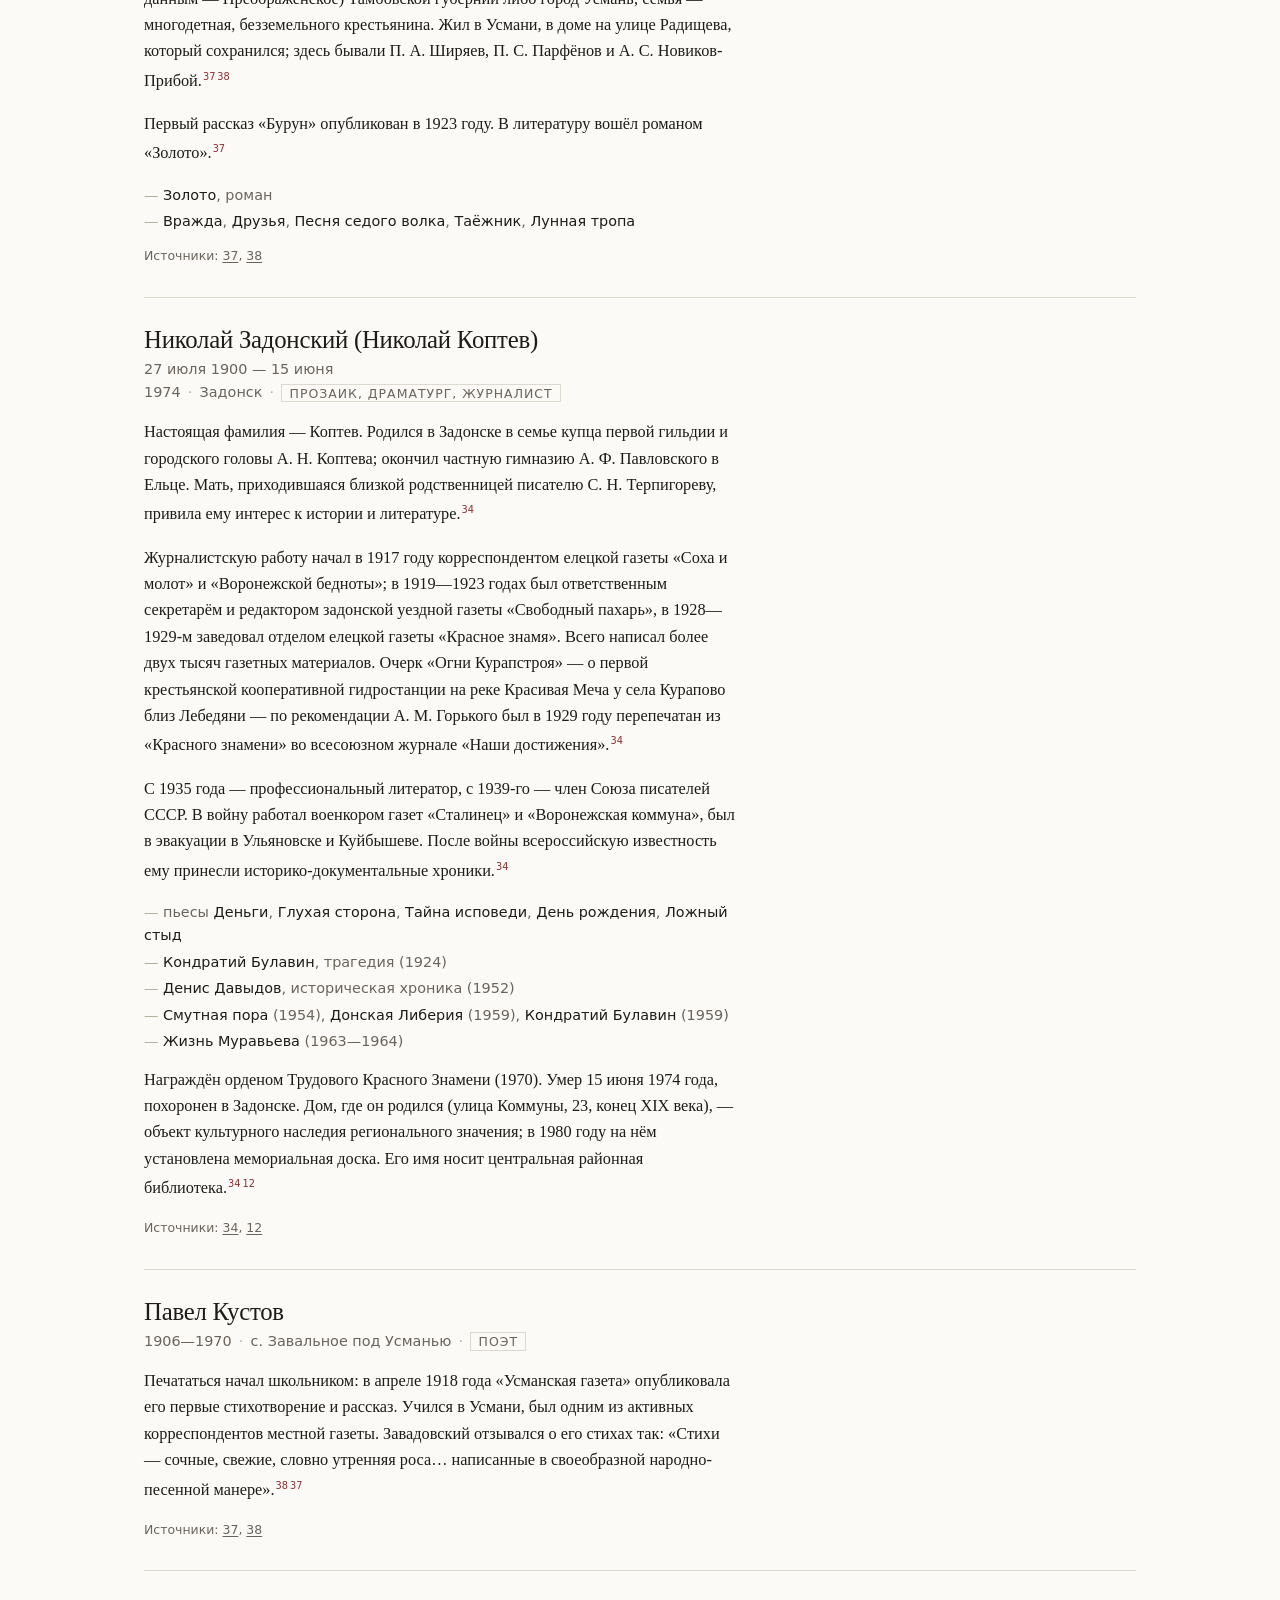
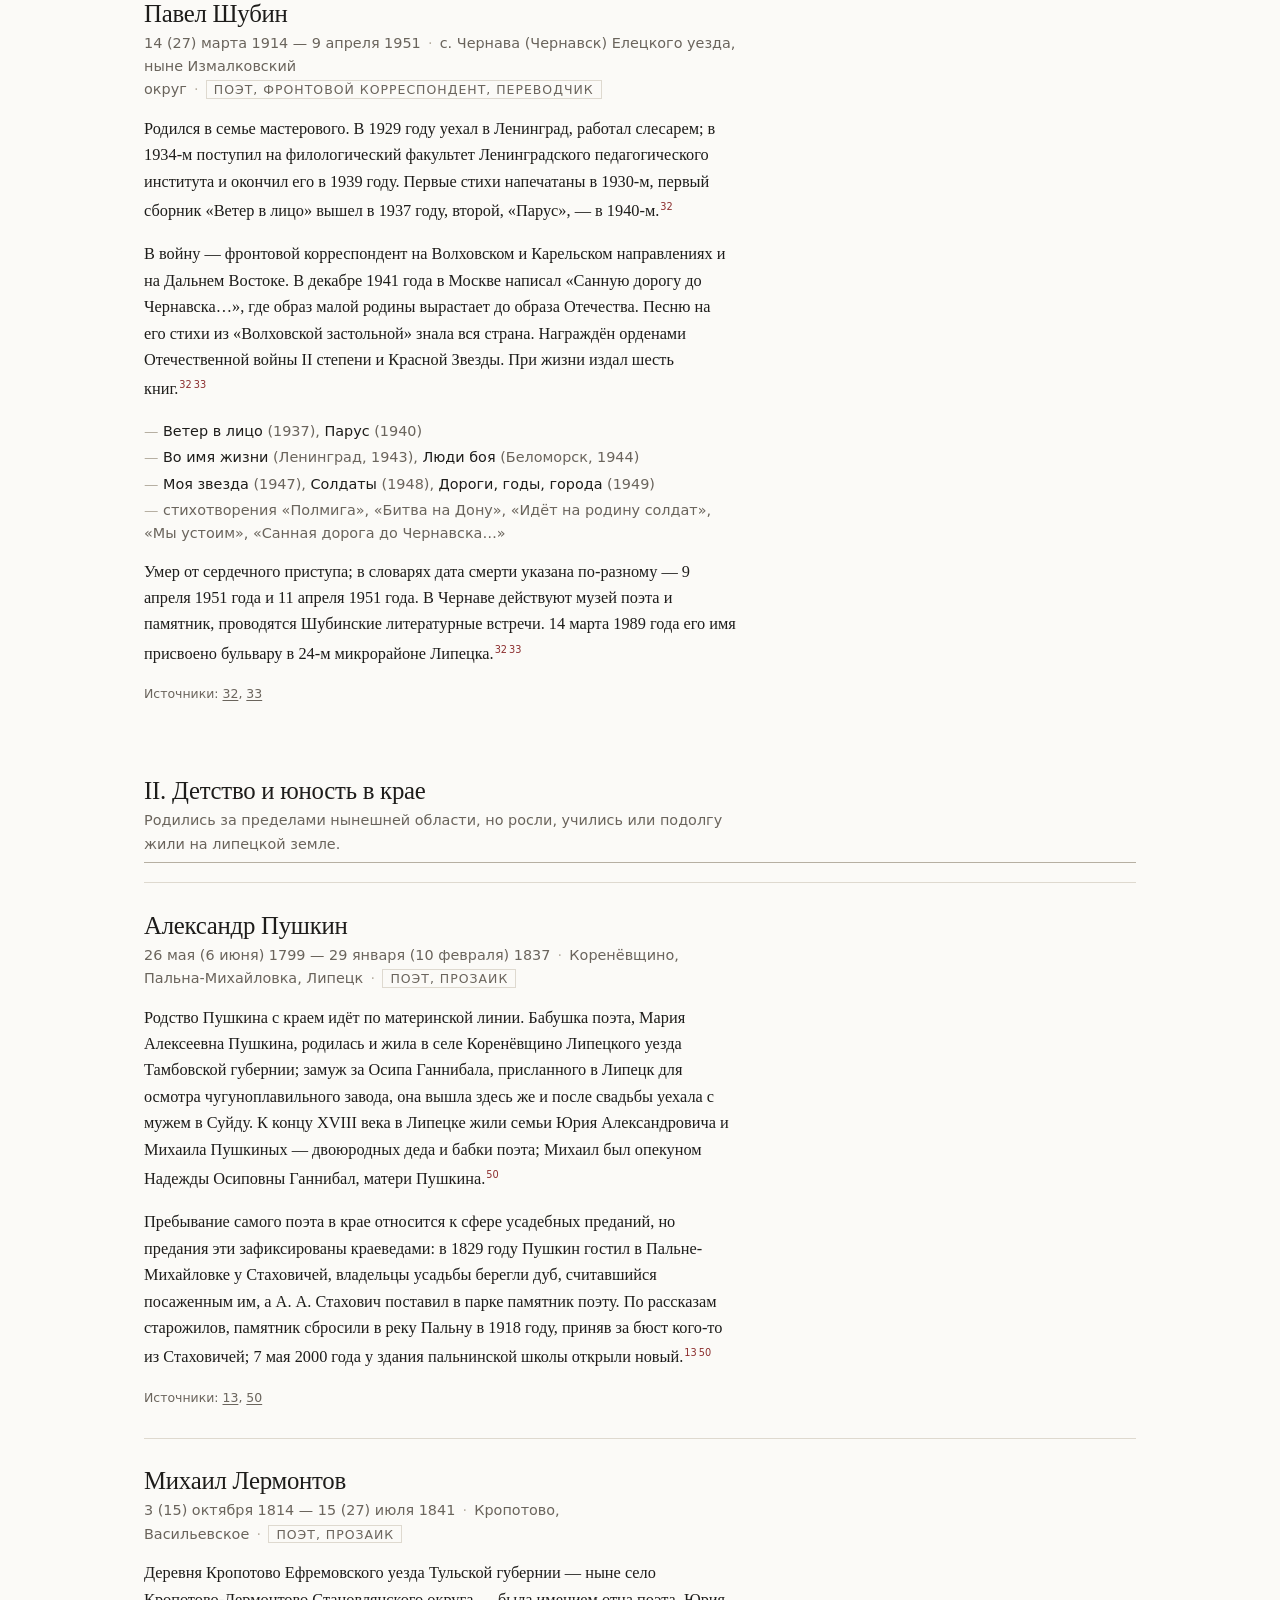
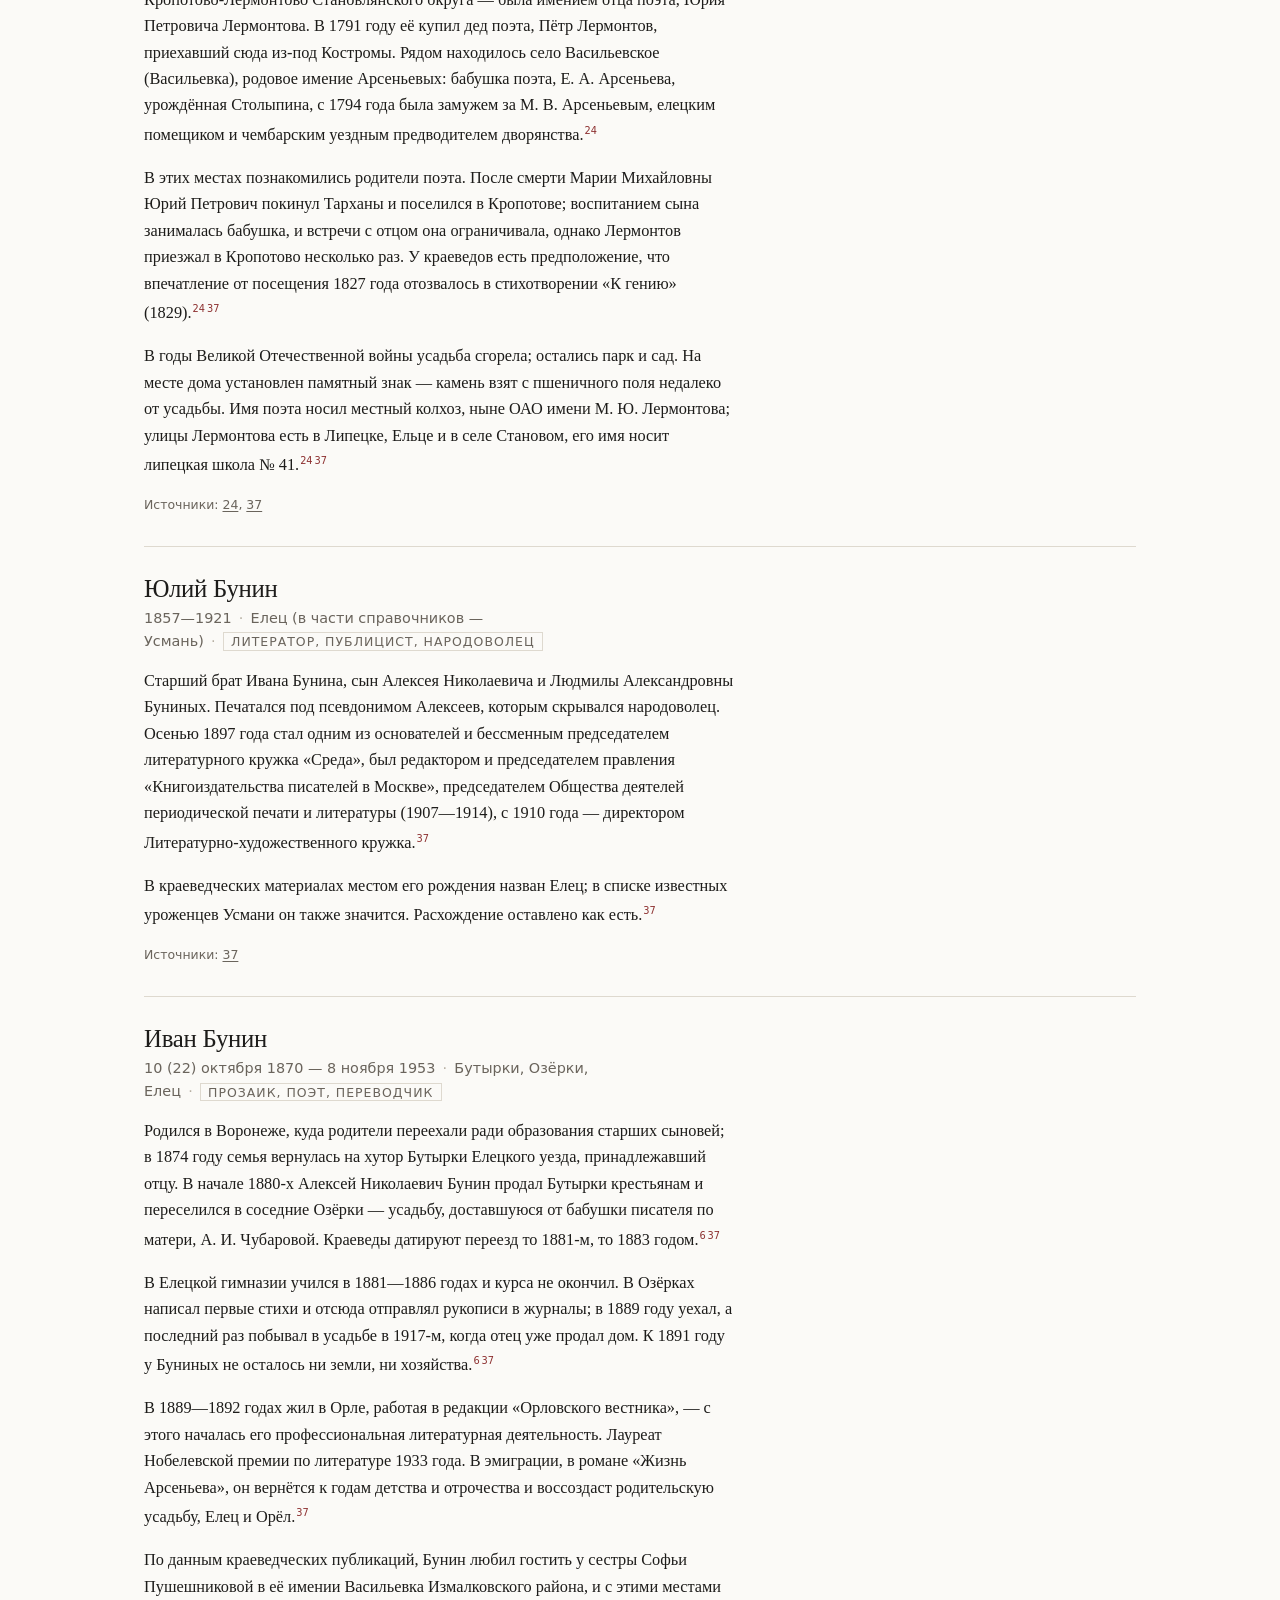
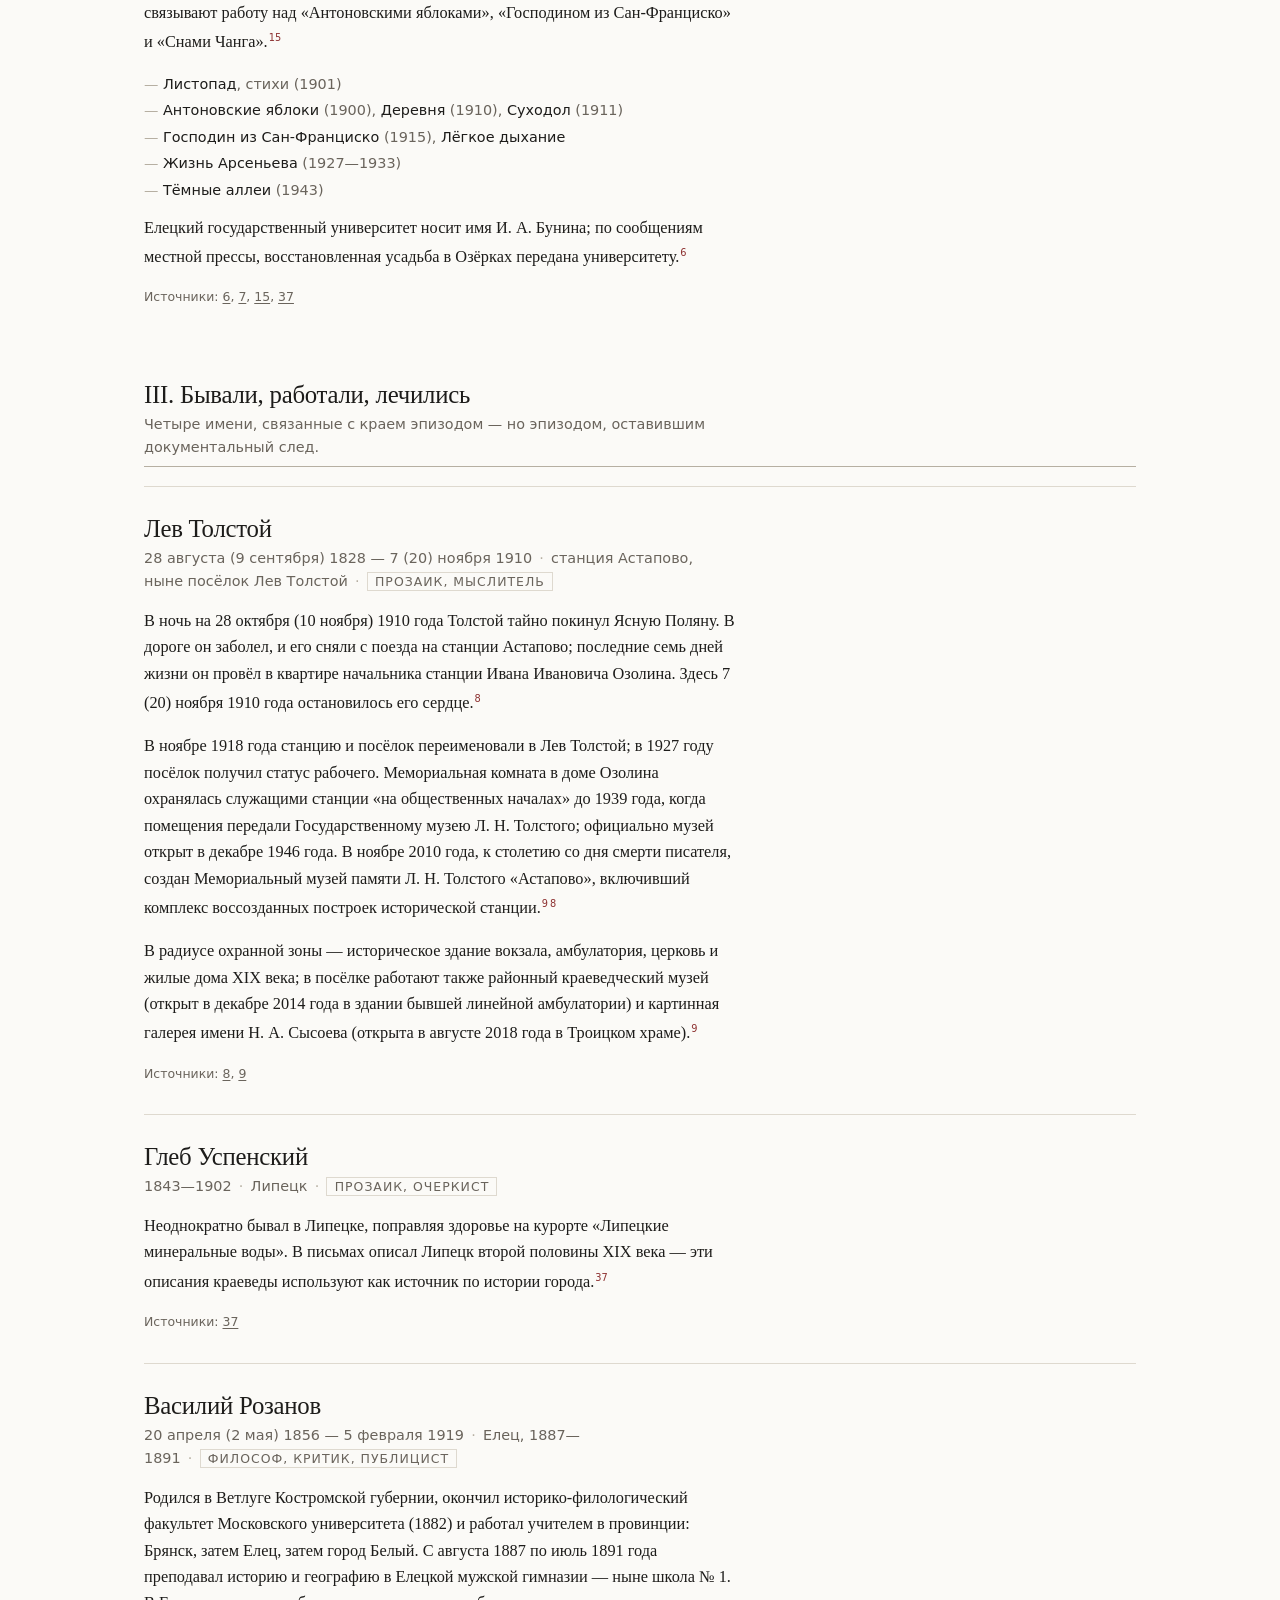
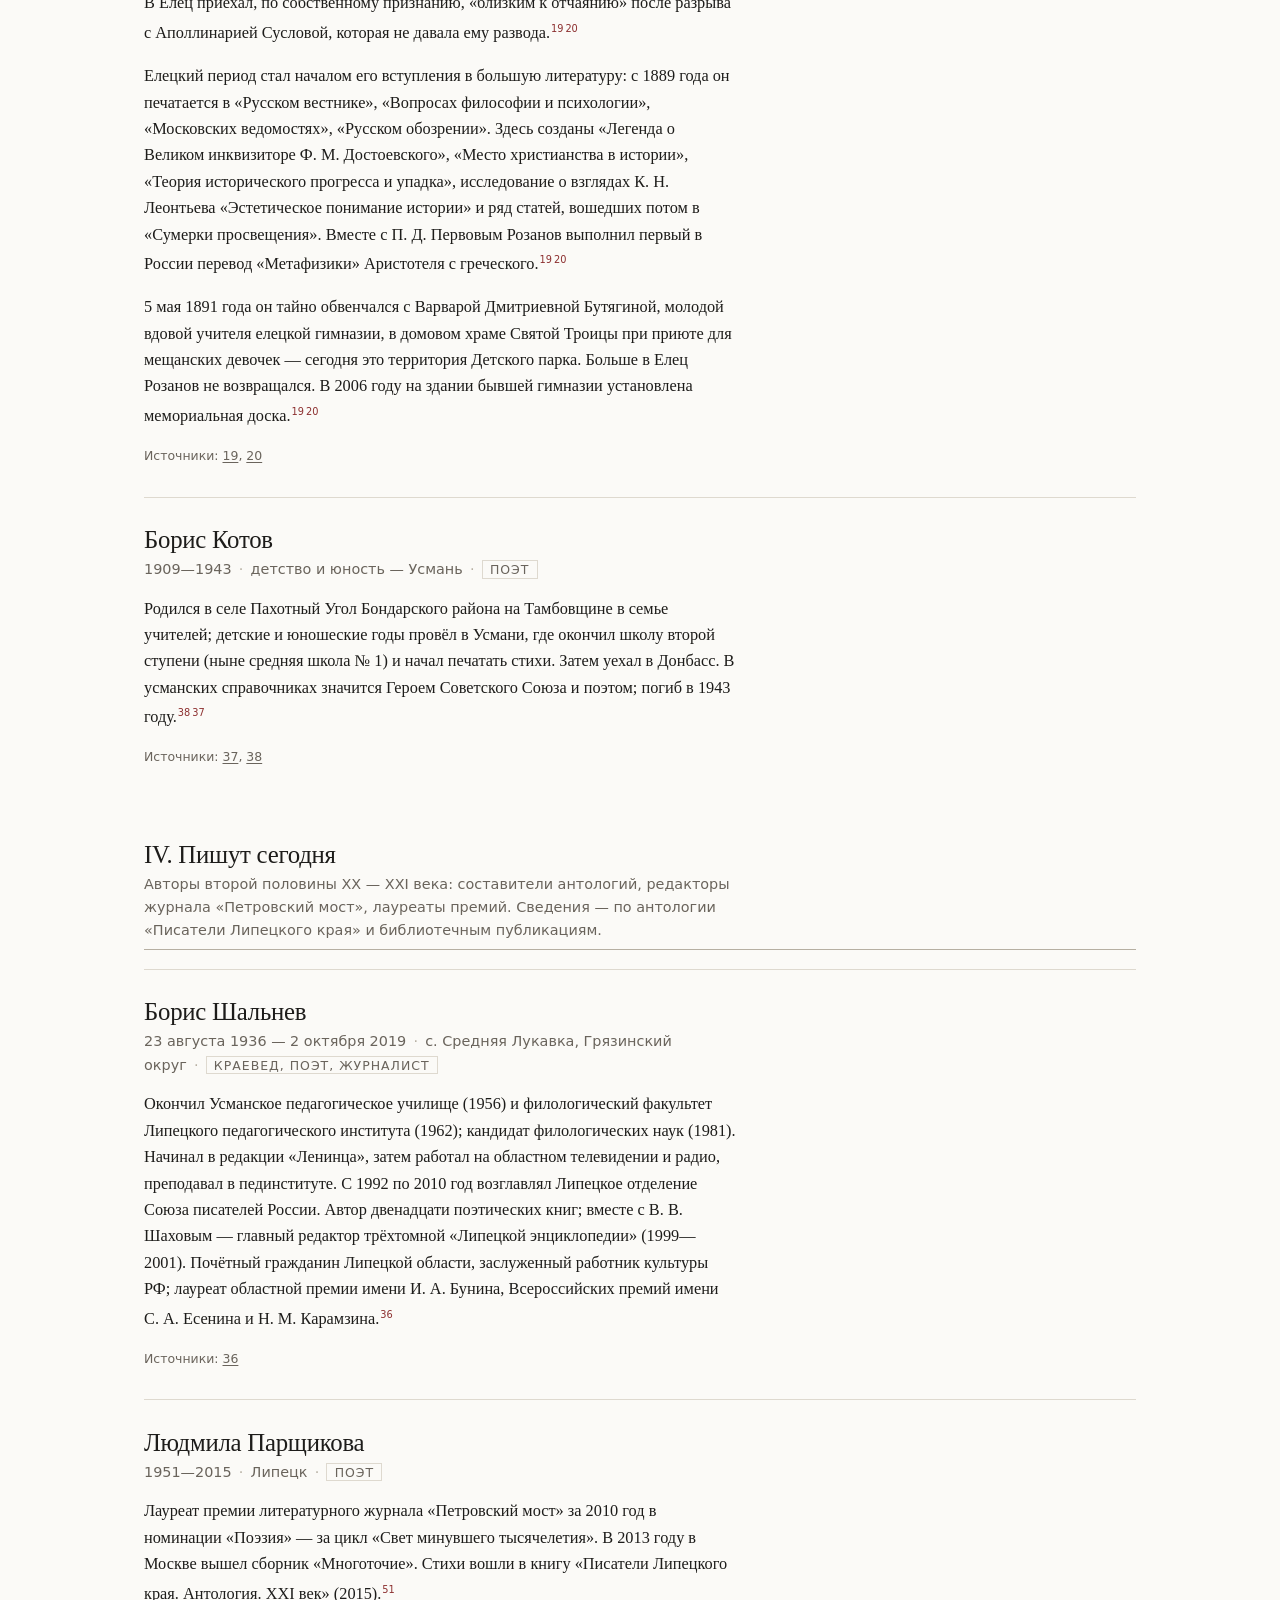
<file: avtory.html>
<!DOCTYPE html>
<html lang="ru">
<head>
<meta charset="utf-8">
<meta name="viewport" content="width=device-width, initial-scale=1">
<title>Авторы — Писатели и места Липецкого края</title>
<meta name="description" content="36 биографических справок о писателях, связанных с Липецким краем: уроженцы, учившиеся и работавшие здесь, приезжие и современные липецкие авторы. Даты, произведения, источники.">
<meta name="theme-color" content="#fbfaf7" media="(prefers-color-scheme: light)">
<meta name="theme-color" content="#14151a" media="(prefers-color-scheme: dark)">
<link rel="icon" href="assets/img/favicon.svg" type="image/svg+xml">
<link rel="stylesheet" href="assets/css/style.css">
</head>
<body>

<a class="skip-link" href="#main">К содержанию</a>

<header class="masthead">
  <div class="wrap masthead-inner">
    <a class="wordmark" href="index.html">Писатели и места<span>Липецкий край · литературный справочник</span></a>
    <nav class="nav" aria-label="Разделы сайта">
      <ul>
        <li><a href="index.html">Главная</a></li>
        <li><a href="avtory.html" aria-current="page">Авторы</a></li>
        <li><a href="mesta.html">Места</a></li>
        <li><a href="hronologiya.html">Хронология</a></li>
        <li><a href="segodnya.html">Сегодня</a></li>
        <li><a href="istochniki.html">Источники</a></li>
        <li><a href="o-proekte.html">О проекте</a></li>
      </ul>
    </nav>
  </div>
</header>

<main id="main">
<div class="wrap">

  <div class="page-head">
    <p class="kicker">Персоналии</p>
    <h1>Авторы</h1>
    <p class="lede">Тридцать шесть записей, разбитых на четыре группы по характеру связи с краем:
      здесь родились; здесь прошли детство и юность; сюда приезжали, здесь работали или лечились;
      живут и пишут сейчас. Внутри группы записи идут по году рождения.</p>
  </div>

  <div class="filter" data-filter data-target="#entries" hidden>
    <button type="button" data-filter-value="all" aria-pressed="true">Все</button>
    <button type="button" data-filter-value="urozhency" aria-pressed="false">Родились здесь</button>
    <button type="button" data-filter-value="detstvo" aria-pressed="false">Детство и юность</button>
    <button type="button" data-filter-value="priezzhie" aria-pressed="false">Бывали и работали</button>
    <button type="button" data-filter-value="sovremennye" aria-pressed="false">Пишут сегодня</button>
    <span class="count" data-count>показано записей: 36</span>
  </div>

  <nav class="toc" aria-label="Указатель имён">
    <h2>Указатель</h2>
    <ol>
      <li><a href="#bunina">Анна Бунина</a></li>
      <li><a href="#bartenev">Пётр Бартенев</a></li>
      <li><a href="#marko-vovchok">Марко Вовчок</a></li>
      <li><a href="#levitov">Александр Левитов</a></li>
      <li><a href="#pisarev">Дмитрий Писарев</a></li>
      <li><a href="#tergorev">Сергей Терпигорев</a></li>
      <li><a href="#ertel">Александр Эртель</a></li>
      <li><a href="#prishvin">Михаил Пришвин</a></li>
      <li><a href="#zamjatin">Евгений Замятин</a></li>
      <li><a href="#lipetskij">Алексей Липецкий</a></li>
      <li><a href="#zavadovskij">Леонид Завадовский</a></li>
      <li><a href="#zadonskij">Николай Задонский</a></li>
      <li><a href="#kustov">Павел Кустов</a></li>
      <li><a href="#shubin">Павел Шубин</a></li>
      <li><a href="#pushkin">Александр Пушкин</a></li>
      <li><a href="#lermontov">Михаил Лермонтов</a></li>
      <li><a href="#bunin-yulij">Юлий Бунин</a></li>
      <li><a href="#bunin">Иван Бунин</a></li>
      <li><a href="#tolstoj">Лев Толстой</a></li>
      <li><a href="#uspenskij">Глеб Успенский</a></li>
      <li><a href="#rozanov">Василий Розанов</a></li>
      <li><a href="#kotov">Борис Котов</a></li>
      <li><a href="#shalnev">Борис Шальнев</a></li>
      <li><a href="#parshchikova">Людмила Парщикова</a></li>
      <li><a href="#romanova">Тамара Романова</a></li>
      <li><a href="#menshikova">Эмма Меньшикова</a></li>
      <li><a href="#butov">Василий Бутов</a></li>
      <li><a href="#bajukanskij">Валентин Баюканский</a></li>
      <li><a href="#kaltigin">Николай Калтыгин</a></li>
      <li><a href="#lineva">Алла Линева</a></li>
      <li><a href="#rjazancev">Геннадий Рязанцев-Седогин</a></li>
      <li><a href="#tambovskaja">Александра Тамбовская</a></li>
      <li><a href="#bezborodov">Игорь Безбородов</a></li>
      <li><a href="#kharlanova">Анна Харланова</a></li>
      <li><a href="#vorobjova">Алёна Воробьёва</a></li>
      <li><a href="#loshkarev">Александр Лошкарев</a></li>
    </ol>
  </nav>

  <div id="entries">

  <!-- ===== ГРУППА I ===== -->
  <div class="group-head" data-cat="urozhency">
    <h2 id="urozhency">I. Родились на липецкой земле</h2>
    <p>Четырнадцать авторов, место рождения которых находится в границах современной Липецкой области.</p>
  </div>

  <article class="entry" id="bunina" data-cat="urozhency">
    <h3><a href="#bunina">Анна Бунина</a></h3>
    <p class="entry-meta">7 (18) января 1774 — 4 (16) декабря 1829<span class="sep">·</span>с. Урусово Ряжского уезда Рязанской губернии, ныне Чаплыгинский округ<span class="sep">·</span><span class="cat-label">поэтесса, переводчица</span></p>
    <p>Родилась в родовом имении Урусово, там же прошли детские и юношеские годы; стихи начала писать
      в тринадцать лет. Современники называли её «русской Сафо», «десятой музой» и «северной Коринной»;
      её творчество ценили Г. Р. Державин, Н. М. Карамзин и И. А. Крылов. Бунина была избрана почётным
      членом «Беседы любителей русского слова» и состояла членом Российской академии; в 1810-е годы
      активно печаталась в «Чтениях» этого общества.<sup><a href="istochniki.html#s25">25</a></sup><sup><a href="istochniki.html#s37">37</a></sup></p>
    <p>Связь с Липецком прямая и бытовая: Бунина приезжала сюда лечиться на минеральных водах,
      местные её знали, а в Нижнем парке она, по воспоминаниям усманских краеведов, выбирала
      самые тихие места в конце липовых аллей — днём проходила процедуры, а писала по ночам,
      придвинув стол к кровати.<sup><a href="istochniki.html#s26">26</a></sup></p>
    <p>Умерла в селе Денисовка Раненбургского уезда. В 2024 году музей-усадьба «Рязанка» включила
      имя Буниной в проект музеефикации памятных мест в деревне Урусово и в маршрут
      Липецк — Елец — Рязанка — Урусово; к этой же дате записан видеоролик с чтением её
      стихотворной сказки «Добрый человек и золото» (1809). Поэту Евгению Евтушенко принадлежит
      посвящённое ей стихотворение «Анна Первая».<sup><a href="istochniki.html#s25">25</a></sup></p>
    <p class="refs">Источники: <a href="istochniki.html#s25">25</a>, <a href="istochniki.html#s26">26</a>, <a href="istochniki.html#s37">37</a></p>
  </article>

  <article class="entry" id="bartenev" data-cat="urozhency">
    <h3><a href="#bartenev">Пётр Бартенев</a></h3>
    <p class="entry-meta">13 октября 1829 — 4 ноября 1912<span class="sep">·</span>сельцо Королёвщино Липецкого уезда (ныне Бартеневка, Грязинский округ)<span class="sep">·</span><span class="cat-label">историк, издатель, пушкинист</span></p>
    <p>Историк, библиограф, литературовед и архивист, родился в дворянской семье в сельце Королёвщино
      под нынешними Грязями. Издатель историко-литературного журнала «Русский архив»;
      в краеведческой литературе его называют одним из основоположников научного
      пушкиноведения.<sup><a href="istochniki.html#s37">37</a></sup></p>
    <p class="refs">Источники: <a href="istochniki.html#s37">37</a></p>
  </article>

  <article class="entry" id="marko-vovchok" data-cat="urozhency">
    <h3><a href="#marko-vovchok">Марко Вовчок</a></h3>
    <p class="entry-meta">10 (22) декабря 1833 — 28 июля (10 августа) 1907<span class="sep">·</span>имение Екатерининское (с. Екатериновка) Елецкого уезда, ныне Елецкий округ<span class="sep">·</span><span class="cat-label">прозаик, переводчица</span></p>
    <p>Настоящее имя — Мария Александровна Вилинская-Маркович. Классик украинской и русской
      литературы; писала на украинском, русском и французском языках, много переводила.
      Родилась в имении Екатерининское Елецкого уезда в обедневшей дворянской семье: отец,
      офицер, умер рано. Троюродная сестра критика Д. И. Писарева.<sup><a href="istochniki.html#s27">27</a></sup><sup><a href="istochniki.html#s37">37</a></sup></p>
    <ul class="works">
      <li><cite>Украинские народные рассказы</cite>, т. 1—2 (1858—1862)</li>
      <li>рассказы и повести о жизни крестьянок, проникнутые протестом против крепостничества</li>
    </ul>
    <p>Умерла близ Нальчика.<sup><a href="istochniki.html#s27">27</a></sup></p>
    <p class="refs">Источники: <a href="istochniki.html#s27">27</a>, <a href="istochniki.html#s37">37</a></p>
  </article>

  <article class="entry" id="levitov" data-cat="urozhency">
    <h3><a href="#levitov">Александр Левитов</a></h3>
    <p class="entry-meta">20 августа (1 сентября) 1835 — 4 (16) января 1877<span class="sep">·</span>с. Доброе Лебедянского уезда Тамбовской губернии, ныне Добровский округ<span class="sep">·</span><span class="cat-label">прозаик-«народник»</span></p>
    <p>Сын сельского дьячка: отец, кроме службы в церкви, держал постоялый двор и школу для крестьянских
      детей, и с восьми лет Левитов помогал ему учить деревенских ребят. Учился в Лебедянском духовном
      училище и Тамбовской духовной семинарии, откуда ушёл, не окончив курса. В 1855 году принят
      в Петербургскую медико-хирургическую академию, в 1856-м арестован и отправлен в ссылку:
      Шенкурск, затем Вельск, затем Вологда. Срок закончился в 1859 году; из Вологды Левитов
      пешком дошёл до Лебедяни, где жила его замужняя сестра.<sup><a href="istochniki.html#s29">29</a></sup><sup><a href="istochniki.html#s30">30</a></sup></p>
    <p>Печататься начал в 1861 году: в журнале «Время» вышли «Ярмарочные сцены» (позднее —
      «Типы и сцены сельской ярмарки»). Ранние вещи определили его место в литературе: связь
      с традицией «натуральной школы» и близость к Г. И. Успенскому и В. А. Слепцову.
      В 1866 году вместе с М. А. Вороновым издал сборник «Московские норы и трущобы».<sup><a href="istochniki.html#s29">29</a></sup></p>
    <p>Для края Левитов ценен как документалист местной жизни: в его очерках узнаются Доброе,
      Махоново, Данков, Лебедянь, Елец и Раненбург, а в речь героев вплетены народные слова,
      пословицы и частушки. Краеведы называют его книги этнографическим источником.<sup><a href="istochniki.html#s37">37</a></sup><sup><a href="istochniki.html#s31">31</a></sup></p>
    <ul class="works">
      <li><cite>Ярмарочные сцены</cite> / <cite>Типы и сцены сельской ярмарки</cite> (1861)</li>
      <li><cite>Степные очерки</cite>, т. 1—3 (1866—1867)</li>
      <li><cite>Московские норы и трущобы</cite> (1866, совместно с М. А. Вороновым)</li>
      <li><cite>Горе сёл, дорог и городов</cite></li>
      <li><cite>Бабушка Маслиха</cite>, <cite>Дворянка. Выселки</cite>, <cite>Уличные картины</cite> (1868)</li>
    </ul>
    <p>Умер в Москве, похоронен на Ваганьковском кладбище. В Добром его имя носят школа и улица;
      с 2020 года в области вручается Международная литературная премия имени А. И. Левитова
      и проводится фестиваль «ЛевитовФест».<sup><a href="istochniki.html#s37">37</a></sup><sup><a href="istochniki.html#s31">31</a></sup><sup><a href="istochniki.html#s49">49</a></sup></p>
    <p class="refs">Источники: <a href="istochniki.html#s29">29</a>, <a href="istochniki.html#s30">30</a>, <a href="istochniki.html#s31">31</a>, <a href="istochniki.html#s37">37</a>, <a href="istochniki.html#s49">49</a></p>
  </article>

  <article class="entry" id="pisarev" data-cat="urozhency">
    <h3><a href="#pisarev">Дмитрий Писарев</a></h3>
    <p class="entry-meta">2 (14) октября 1840 — 4 (16) июля 1868<span class="sep">·</span>с. Знаменское Елецкого уезда Орловской губернии, ныне Липецкая область<span class="sep">·</span><span class="cat-label">критик, публицист</span></p>
    <p>Литературный критик, публицист и переводчик родился в родовом селе Знаменское Елецкого уезда,
      на границе Орловской и Тульской губерний, в дворянской семье штабс-капитана. Окончил
      историко-филологический факультет Петербургского университета (1861); в 1861—1866 годах
      был ведущим критиком и идейным руководителем журнала «Русское слово». В 1862—1866 годах
      содержался в Петропавловской крепости, где, тем не менее, продолжал писать.<sup><a href="istochniki.html#s28">28</a></sup></p>
    <p>Погиб в 27 лет: утонул в Дуббельне (ныне часть Юрмалы). Похоронен в Петербурге.<sup><a href="istochniki.html#s28">28</a></sup></p>
    <p class="refs">Источники: <a href="istochniki.html#s28">28</a></p>
  </article>

  <article class="entry" id="tergorev" data-cat="urozhency">
    <h3><a href="#tergorev">Сергей Терпигорев (Сергей Атава)</a></h3>
    <p class="entry-meta">12 (24) мая 1841 — 13 (25) июня 1895<span class="sep">·</span>с. Никольское Усманского уезда Тамбовской губернии, ныне Добринский округ<span class="sep">·</span><span class="cat-label">прозаик, очеркист</span></p>
    <p>Писал под псевдонимом Сергей Атава. Родился в обедневшей дворянской семье; отец,
      Николай Николаевич, служил уездным предводителем дворянства и был почётным попечителем
      уездного училища. Учился в Тамбовской гимназии, с 1860 года — на юридическом факультете
      Петербургского университета, откуда был исключён за участие в студенческих волнениях
      и выслан в родовое имение.<sup><a href="istochniki.html#s35">35</a></sup><sup><a href="istochniki.html#s38">38</a></sup></p>
    <p>Известность ему принёс цикл очерков о пореформенной деревне и судьбе поместного дворянства.
      В краеведении отмечается, что именно наблюдения за жизнью усманско-добринских поместий
      дали материал для этих текстов.<sup><a href="istochniki.html#s38">38</a></sup></p>
    <ul class="works">
      <li><cite>Из записок неудавшегося чиновника</cite> (1863)</li>
      <li><cite>Оскудение. Очерки, заметки и размышления тамбовского помещика</cite> (1880)</li>
      <li><cite>Потревоженные тени</cite> (1883—1894)</li>
    </ul>
    <p class="refs">Источники: <a href="istochniki.html#s35">35</a>, <a href="istochniki.html#s38">38</a></p>
  </article>

  <article class="entry" id="ertel" data-cat="urozhency">
    <h3><a href="#ertel">Александр Эртель</a></h3>
    <p class="entry-meta">1855—1908<span class="sep">·</span>с. Ксизово (ныне Задонский округ); детство и юность — Усмань<span class="sep">·</span><span class="cat-label">прозаик</span></p>
    <p>Родился в селе Ксизово; вырос и долго жил в Усмани, а также в сёлах Ново-Черкутино,
      Алексеевка и Александровка нынешнего Добринского округа. В Усмани написаны первый рассказ
      «Переселенцы» и очерк «Письмо из Усманского уезда». Известность принесла книга
      «Записки степняка»: как и у Левитова, в ней — сочувственное изображение крестьянской
      жизни.<sup><a href="istochniki.html#s37">37</a></sup><sup><a href="istochniki.html#s38">38</a></sup></p>
    <p>В справочниках местом рождения Эртеля иногда называется сама Усмань; в краеведческих
      материалах — село Ксизово. Оба варианта приведены здесь без выбора в пользу
      одного.<sup><a href="istochniki.html#s37">37</a></sup><sup><a href="istochniki.html#s38">38</a></sup></p>
    <p class="refs">Источники: <a href="istochniki.html#s37">37</a>, <a href="istochniki.html#s38">38</a></p>
  </article>

  <article class="entry" id="prishvin" data-cat="urozhency">
    <h3><a href="#prishvin">Михаил Пришвин</a></h3>
    <p class="entry-meta">23 января (4 февраля) 1873 — 16 января 1954<span class="sep">·</span>с. Хрущёво-Лёвшино Елецкого уезда, ныне Становлянский округ<span class="sep">·</span><span class="cat-label">прозаик, краевед, педагог</span></p>
    <p>Родился в имении, купленном дедом — елецким купцом первой гильдии Дмитрием Ивановичем
      Пришвиным; в семье было пятеро детей, Михаил младший. В 1882 году отдан в начальную
      деревенскую школу, в 1883-м принят в первый класс Елецкой классической гимназии, где
      учился в одном классе с будущим академиком Н. А. Семашко. За шесть лет дошёл только
      до четвёртого класса и 20 марта 1889 года был отчислен постановлением педагогического
      совета «за нарушение дисциплины, выразившееся в угрозах и грубости учителю в присутствии
      класса» — учителем географии был В. В. Розанов.<sup><a href="istochniki.html#s21">21</a></sup></p>
    <p>Дальше — Тюменское Александровское реальное училище, экстерн за гимназический курс,
      Рижский политехникум, арест 1897 года и ссылка в Елец (1898—1900), агрономическое
      отделение Лейпцигского университета. В литературу пришёл поздно: после поездки
      на Север в 1906—1907 годах.<sup><a href="istochniki.html#s21">21</a></sup></p>
    <p>Связь с краем не прерывалась и после отъезда. В апреле 1918 года Пришвин покинул
      Петроград и поселился в унаследованном от матери небольшом имении под Ельцом,
      занимался крестьянским трудом; осенью имение реквизировали, и он работал библиотекарем
      в селе Рябинки, а затем учителем географии в бывшей Елецкой гимназии — в том самом
      здании, откуда его когда-то отчислили.<sup><a href="istochniki.html#s21">21</a></sup></p>
    <ul class="works">
      <li><cite>В краю непуганых птиц</cite> (1907)</li>
      <li><cite>Корень жизни</cite> / <cite>Жень-шень</cite> (1933)</li>
      <li><cite>Календарь природы</cite> (1935)</li>
      <li><cite>Лесная капель</cite> (1940)</li>
      <li><cite>Кладовая солнца</cite> (1945)</li>
      <li>дневники, выходившие полностью уже в XXI веке</li>
    </ul>
    <p>Печатался под псевдонимами Михаил Хрущевский и М. Алпатов. Умер в Москве.
      Деревня Хрущёво-Лёвшино упразднена; на старом погосте у разрушенной Хрущёвской церкви
      похоронена мать писателя, Мария Ивановна. Музей Пришвина создан в школе соседнего села
      Пальна-Михайловка, где установлен и памятник; пришвинская экспозиция есть
      в Липецком областном краеведческом музее. Школа № 1 в Ельце, занимающая здание гимназии,
      носит его имя.<sup><a href="istochniki.html#s21">21</a></sup><sup><a href="istochniki.html#s22">22</a></sup><sup><a href="istochniki.html#s7">7</a></sup></p>
    <p class="refs">Источники: <a href="istochniki.html#s21">21</a>, <a href="istochniki.html#s22">22</a>, <a href="istochniki.html#s7">7</a></p>
  </article>

  <article class="entry" id="zamjatin" data-cat="urozhency">
    <h3><a href="#zamjatin">Евгений Замятин</a></h3>
    <p class="entry-meta">20 января (1 февраля) 1884 — 10 марта 1937<span class="sep">·</span>Лебедян, ныне Лебедянский округ<span class="sep">·</span><span class="cat-label">прозаик, драматург, инженер</span></p>
    <p>Родился в Лебедяни: отец, Иван Дмитриевич, был священником Покровской церкви, мать —
      дочерью священника той же церкви Александра Платонова. Семья жила в собственном доме
      на Покровской улице (сегодня — улица Ситникова, 14). В 1892 году отец открыл на первом
      этаже своего дома на улице Мира, 8 первый в Лебедяни книжный магазин.<sup><a href="istochniki.html#s10">10</a></sup></p>
    <p>Окончил Петербургский политехнический институт, инженер-кораблестроитель; в 1911 году
      был выслан из Петербурга в Сестрорецк, и там, в Лахте, написана повесть «Уездное» —
      книга о провинциальном городке, узнаваемо лебедянская. В 1913 году она вышла в журнале
      «Заветы»; за следующую повесть, «На куличках», тираж журнала конфисковали, а автора
      привлекли к суду.<sup><a href="istochniki.html#s16">16</a></sup><sup><a href="istochniki.html#s37">37</a></sup></p>
    <p>Роман-антиутопия «Мы» (1920) был запрещён к изданию в СССР, в 1924 году опубликован
      за рубежом и лишь в 1988-м — в России. С 1929 года Замятина перестали печатать;
      добившись разрешения выехать за границу, он уехал и жил в Париже, где и умер.<sup><a href="istochniki.html#s16">16</a></sup><sup><a href="istochniki.html#s37">37</a></sup></p>
    <p>Лебедянь он не оставлял: приезжал к родным, а в августе 1926 года пригласил сюда
      художника Бориса Кустодиева с женой — они жили в доме на нынешней улице Советской, 9.
      В краеведческих публикациях город неизменно сопровождают слова самого Замятина
      о «самой русской-тамбовской» Лебедяни, о которой писали Толстой и
      Тургенев.<sup><a href="istochniki.html#s15">15</a></sup><sup><a href="istochniki.html#s10">10</a></sup></p>
    <ul class="works">
      <li><cite>Уездное</cite> (1913)</li>
      <li><cite>На куличках</cite> (1914)</li>
      <li><cite>Островитяне</cite> (1917)</li>
      <li><cite>Мы</cite> (1920; в СССР — 1988)</li>
      <li><cite>Ловец человеков</cite>, <cite>Бич Божий</cite></li>
    </ul>
    <p class="refs">Источники: <a href="istochniki.html#s10">10</a>, <a href="istochniki.html#s15">15</a>, <a href="istochniki.html#s16">16</a>, <a href="istochniki.html#s37">37</a></p>
  </article>

  <article class="entry" id="lipetskij" data-cat="urozhency">
    <h3><a href="#lipetskij">Алексей Липецкий (Алексей Каменский)</a></h3>
    <p class="entry-meta">20 февраля 1887 — 30 октября 1942<span class="sep">·</span>Липецк<span class="sep">·</span><span class="cat-label">поэт, прозаик, художник</span></p>
    <p>Настоящая фамилия — Каменский; псевдоним взял по названию города, в котором родился.
      Дед его был дьяконом липецкой Покровской церкви, отец — приказчиком торгового двора,
      личным почётным гражданином Липецка. Детские годы прошли в доме на Канавной улице
      (ныне улица Скороходова; по сведениям краеведа М. И. Королькова — на Переслановской).
      Окончив Липецкое четырёхклассное уездное училище (1900), поступил в Петербургскую
      художественную школу, но курса не окончил из-за болезни.<sup><a href="istochniki.html#s17">17</a></sup></p>
    <p>В 1906—1909 годах служил делопроизводителем дорожного отдела Липецкого уездного земства
      и посещал кружок молодых поэтов; в 1906 году в местной типографии вышел его первый сборник
      «Начало» — отклик на события 1905 года. С 1910 года регулярно печатался в петербургских
      журналах, писал прозу и занимался живописью. Был знаком с Сергеем Есениным, и собратья
      по перу называли провинциального поэта «липецким Есениным».<sup><a href="istochniki.html#s17">17</a></sup></p>
    <p>В 1917—1924 годах жил в Липецке: лектор уездного отдела народного образования, сотрудник
      отдела госстатистики и городского музея, организатор издания детских книг; записывал
      народные сказки и частушки, изучал местные диалекты. В 1920 году в Липецке вышла книга
      стихов «Тишина». В конце 1920-х переехал в Москву, работал в журнале «Огонёк», стал
      членом Союза писателей.<sup><a href="istochniki.html#s17">17</a></sup><sup><a href="istochniki.html#s18">18</a></sup></p>
    <ul class="works">
      <li><cite>Начало</cite> (Липецк, 1906 — сборник стихов А. Каменского и Д. Богданова)</li>
      <li><cite>Надя Данкова</cite>, повесть в стихах (СПб., 1913)</li>
      <li><cite>Воля к жизни</cite>, рассказы (Петроград, 1915)</li>
      <li><cite>Тишина</cite>, стихи 1908—1920 (Липецк, 1920)</li>
      <li><cite>Молью тронутые</cite>, рассказы (Харьков, 1927)</li>
      <li>романы <cite>Наперекор</cite> (1928) и <cite>Мельница в Карташове</cite> (1931)</li>
    </ul>
    <p>Двухэтажный деревянный дом в Комсомольском переулке, 7, где он жил в 1917—1924 годах,
      охранялся как памятник истории. Альбомы его рисунков хранятся в Липецком областном
      краеведческом музее. В 2013 году Липецкий городской Совет депутатов учредил городскую
      литературную премию имени Алексея Липецкого.<sup><a href="istochniki.html#s17">17</a></sup></p>
    <p class="refs">Источники: <a href="istochniki.html#s17">17</a>, <a href="istochniki.html#s18">18</a></p>
  </article>

  <article class="entry" id="zavadovskij" data-cat="urozhency">
    <h3><a href="#zavadovskij">Леонид Завадовский</a></h3>
    <p class="entry-meta">1888—1941<span class="sep">·</span>Усмань<span class="sep">·</span><span class="cat-label">прозаик</span></p>
    <p>Место рождения в источниках указано по-разному: село Спасское (по другим данным —
      Преображенское) Тамбовской губернии либо город Усмань; семья — многодетная,
      безземельного крестьянина. Жил в Усмани, в доме на улице Радищева, который сохранился;
      здесь бывали П. А. Ширяев, П. С. Парфёнов и А. С. Новиков-Прибой.<sup><a href="istochniki.html#s37">37</a></sup><sup><a href="istochniki.html#s38">38</a></sup></p>
    <p>Первый рассказ «Бурун» опубликован в 1923 году. В литературу вошёл романом «Золото».<sup><a href="istochniki.html#s37">37</a></sup></p>
    <ul class="works">
      <li><cite>Золото</cite>, роман</li>
      <li><cite>Вражда</cite>, <cite>Друзья</cite>, <cite>Песня седого волка</cite>, <cite>Таёжник</cite>, <cite>Лунная тропа</cite></li>
    </ul>
    <p class="refs">Источники: <a href="istochniki.html#s37">37</a>, <a href="istochniki.html#s38">38</a></p>
  </article>

  <article class="entry" id="zadonskij" data-cat="urozhency">
    <h3><a href="#zadonskij">Николай Задонский (Николай Коптев)</a></h3>
    <p class="entry-meta">27 июля 1900 — 15 июня 1974<span class="sep">·</span>Задонск<span class="sep">·</span><span class="cat-label">прозаик, драматург, журналист</span></p>
    <p>Настоящая фамилия — Коптев. Родился в Задонске в семье купца первой гильдии и городского
      головы А. Н. Коптева; окончил частную гимназию А. Ф. Павловского в Ельце. Мать, приходившаяся
      близкой родственницей писателю С. Н. Терпигореву, привила ему интерес к истории и
      литературе.<sup><a href="istochniki.html#s34">34</a></sup></p>
    <p>Журналистскую работу начал в 1917 году корреспондентом елецкой газеты «Соха и молот»
      и «Воронежской бедноты»; в 1919—1923 годах был ответственным секретарём и редактором
      задонской уездной газеты «Свободный пахарь», в 1928—1929-м заведовал отделом елецкой
      газеты «Красное знамя». Всего написал более двух тысяч газетных материалов. Очерк
      «Огни Курапстроя» — о первой крестьянской кооперативной гидростанции на реке Красивая Меча
      у села Курапово близ Лебедяни — по рекомендации А. М. Горького был в 1929 году перепечатан
      из «Красного знамени» во всесоюзном журнале «Наши достижения».<sup><a href="istochniki.html#s34">34</a></sup></p>
    <p>С 1935 года — профессиональный литератор, с 1939-го — член Союза писателей СССР.
      В войну работал военкором газет «Сталинец» и «Воронежская коммуна», был в эвакуации
      в Ульяновске и Куйбышеве. После войны всероссийскую известность ему принесли
      историко-документальные хроники.<sup><a href="istochniki.html#s34">34</a></sup></p>
    <ul class="works">
      <li>пьесы <cite>Деньги</cite>, <cite>Глухая сторона</cite>, <cite>Тайна исповеди</cite>, <cite>День рождения</cite>, <cite>Ложный стыд</cite></li>
      <li><cite>Кондратий Булавин</cite>, трагедия (1924)</li>
      <li><cite>Денис Давыдов</cite>, историческая хроника (1952)</li>
      <li><cite>Смутная пора</cite> (1954), <cite>Донская Либерия</cite> (1959), <cite>Кондратий Булавин</cite> (1959)</li>
      <li><cite>Жизнь Муравьева</cite> (1963—1964)</li>
    </ul>
    <p>Награждён орденом Трудового Красного Знамени (1970). Умер 15 июня 1974 года, похоронен
      в Задонске. Дом, где он родился (улица Коммуны, 23, конец XIX века), — объект культурного
      наследия регионального значения; в 1980 году на нём установлена мемориальная доска.
      Его имя носит центральная районная библиотека.<sup><a href="istochniki.html#s34">34</a></sup><sup><a href="istochniki.html#s12">12</a></sup></p>
    <p class="refs">Источники: <a href="istochniki.html#s34">34</a>, <a href="istochniki.html#s12">12</a></p>
  </article>

  <article class="entry" id="kustov" data-cat="urozhency">
    <h3><a href="#kustov">Павел Кустов</a></h3>
    <p class="entry-meta">1906—1970<span class="sep">·</span>с. Завальное под Усманью<span class="sep">·</span><span class="cat-label">поэт</span></p>
    <p>Печататься начал школьником: в апреле 1918 года «Усманская газета» опубликовала его первые
      стихотворение и рассказ. Учился в Усмани, был одним из активных корреспондентов местной
      газеты. Завадовский отзывался о его стихах так: «Стихи — сочные, свежие, словно утренняя
      роса… написанные в своеобразной народно-песенной манере».<sup><a href="istochniki.html#s38">38</a></sup><sup><a href="istochniki.html#s37">37</a></sup></p>
    <p class="refs">Источники: <a href="istochniki.html#s37">37</a>, <a href="istochniki.html#s38">38</a></p>
  </article>

  <article class="entry" id="shubin" data-cat="urozhency">
    <h3><a href="#shubin">Павел Шубин</a></h3>
    <p class="entry-meta">14 (27) марта 1914 — 9 апреля 1951<span class="sep">·</span>с. Чернава (Чернавск) Елецкого уезда, ныне Измалковский округ<span class="sep">·</span><span class="cat-label">поэт, фронтовой корреспондент, переводчик</span></p>
    <p>Родился в семье мастерового. В 1929 году уехал в Ленинград, работал слесарем; в 1934-м
      поступил на филологический факультет Ленинградского педагогического института и окончил
      его в 1939 году. Первые стихи напечатаны в 1930-м, первый сборник «Ветер в лицо» вышел
      в 1937 году, второй, «Парус», — в 1940-м.<sup><a href="istochniki.html#s32">32</a></sup></p>
    <p>В войну — фронтовой корреспондент на Волховском и Карельском направлениях и на Дальнем
      Востоке. В декабре 1941 года в Москве написал «Санную дорогу до Чернавска…», где образ
      малой родины вырастает до образа Отечества. Песню на его стихи из «Волховской застольной»
      знала вся страна. Награждён орденами Отечественной войны II степени и Красной Звезды.
      При жизни издал шесть книг.<sup><a href="istochniki.html#s32">32</a></sup><sup><a href="istochniki.html#s33">33</a></sup></p>
    <ul class="works">
      <li><cite>Ветер в лицо</cite> (1937), <cite>Парус</cite> (1940)</li>
      <li><cite>Во имя жизни</cite> (Ленинград, 1943), <cite>Люди боя</cite> (Беломорск, 1944)</li>
      <li><cite>Моя звезда</cite> (1947), <cite>Солдаты</cite> (1948), <cite>Дороги, годы, города</cite> (1949)</li>
      <li>стихотворения «Полмига», «Битва на Дону», «Идёт на родину солдат», «Мы устоим», «Санная дорога до Чернавска…»</li>
    </ul>
    <p>Умер от сердечного приступа; в словарях дата смерти указана по-разному — 9 апреля 1951 года
      и 11 апреля 1951 года. В Чернаве действуют музей поэта и памятник, проводятся Шубинские
      литературные встречи. 14 марта 1989 года его имя присвоено бульвару в 24-м микрорайоне
      Липецка.<sup><a href="istochniki.html#s32">32</a></sup><sup><a href="istochniki.html#s33">33</a></sup></p>
    <p class="refs">Источники: <a href="istochniki.html#s32">32</a>, <a href="istochniki.html#s33">33</a></p>
  </article>

  <!-- ===== ГРУППА II ===== -->
  <div class="group-head" data-cat="detstvo">
    <h2 id="detstvo">II. Детство и юность в крае</h2>
    <p>Родились за пределами нынешней области, но росли, учились или подолгу жили на липецкой земле.</p>
  </div>

  <article class="entry" id="pushkin" data-cat="detstvo">
    <h3><a href="#pushkin">Александр Пушкин</a></h3>
    <p class="entry-meta">26 мая (6 июня) 1799 — 29 января (10 февраля) 1837<span class="sep">·</span>Коренёвщино, Пальна-Михайловка, Липецк<span class="sep">·</span><span class="cat-label">поэт, прозаик</span></p>
    <p>Родство Пушкина с краем идёт по материнской линии. Бабушка поэта, Мария Алексеевна Пушкина,
      родилась и жила в селе Коренёвщино Липецкого уезда Тамбовской губернии; замуж за Осипа
      Ганнибала, присланного в Липецк для осмотра чугуноплавильного завода, она вышла здесь же
      и после свадьбы уехала с мужем в Суйду. К концу XVIII века в Липецке жили семьи Юрия
      Александровича и Михаила Пушкиных — двоюродных деда и бабки поэта; Михаил был опекуном
      Надежды Осиповны Ганнибал, матери Пушкина.<sup><a href="istochniki.html#s50">50</a></sup></p>
    <p>Пребывание самого поэта в крае относится к сфере усадебных преданий, но предания эти
      зафиксированы краеведами: в 1829 году Пушкин гостил в Пальне-Михайловке у Стаховичей,
      владельцы усадьбы берегли дуб, считавшийся посаженным им, а А. А. Стахович поставил
      в парке памятник поэту. По рассказам старожилов, памятник сбросили в реку Пальну в 1918 году,
      приняв за бюст кого-то из Стаховичей; 7 мая 2000 года у здания пальнинской школы открыли
      новый.<sup><a href="istochniki.html#s13">13</a></sup><sup><a href="istochniki.html#s50">50</a></sup></p>
    <p class="refs">Источники: <a href="istochniki.html#s13">13</a>, <a href="istochniki.html#s50">50</a></p>
  </article>

  <article class="entry" id="lermontov" data-cat="detstvo">
    <h3><a href="#lermontov">Михаил Лермонтов</a></h3>
    <p class="entry-meta">3 (15) октября 1814 — 15 (27) июля 1841<span class="sep">·</span>Кропотово, Васильевское<span class="sep">·</span><span class="cat-label">поэт, прозаик</span></p>
    <p>Деревня Кропотово Ефремовского уезда Тульской губернии — ныне село Кропотово-Лермонтово
      Становлянского округа — была имением отца поэта, Юрия Петровича Лермонтова. В 1791 году
      её купил дед поэта, Пётр Лермонтов, приехавший сюда из-под Костромы. Рядом находилось
      село Васильевское (Васильевка), родовое имение Арсеньевых: бабушка поэта,
      Е. А. Арсеньева, урождённая Столыпина, с 1794 года была замужем за М. В. Арсеньевым,
      елецким помещиком и чембарским уездным предводителем дворянства.<sup><a href="istochniki.html#s24">24</a></sup></p>
    <p>В этих местах познакомились родители поэта. После смерти Марии Михайловны Юрий Петрович
      покинул Тарханы и поселился в Кропотове; воспитанием сына занималась бабушка, и встречи
      с отцом она ограничивала, однако Лермонтов приезжал в Кропотово несколько раз.
      У краеведов есть предположение, что впечатление от посещения 1827 года отозвалось
      в стихотворении «К гению» (1829).<sup><a href="istochniki.html#s24">24</a></sup><sup><a href="istochniki.html#s37">37</a></sup></p>
    <p>В годы Великой Отечественной войны усадьба сгорела; остались парк и сад. На месте дома
      установлен памятный знак — камень взят с пшеничного поля недалеко от усадьбы. Имя поэта
      носил местный колхоз, ныне ОАО имени М. Ю. Лермонтова; улицы Лермонтова есть в Липецке,
      Ельце и в селе Становом, его имя носит липецкая школа № 41.<sup><a href="istochniki.html#s24">24</a></sup><sup><a href="istochniki.html#s37">37</a></sup></p>
    <p class="refs">Источники: <a href="istochniki.html#s24">24</a>, <a href="istochniki.html#s37">37</a></p>
  </article>

  <article class="entry" id="bunin-yulij" data-cat="detstvo">
    <h3><a href="#bunin-yulij">Юлий Бунин</a></h3>
    <p class="entry-meta">1857—1921<span class="sep">·</span>Елец (в части справочников — Усмань)<span class="sep">·</span><span class="cat-label">литератор, публицист, народоволец</span></p>
    <p>Старший брат Ивана Бунина, сын Алексея Николаевича и Людмилы Александровны Буниных.
      Печатался под псевдонимом Алексеев, которым скрывался народоволец. Осенью 1897 года
      стал одним из основателей и бессменным председателем литературного кружка «Среда»,
      был редактором и председателем правления «Книгоиздательства писателей в Москве»,
      председателем Общества деятелей периодической печати и литературы (1907—1914),
      с 1910 года — директором Литературно-художественного кружка.<sup><a href="istochniki.html#s37">37</a></sup></p>
    <p>В краеведческих материалах местом его рождения назван Елец; в списке известных уроженцев
      Усмани он также значится. Расхождение оставлено как есть.<sup><a href="istochniki.html#s37">37</a></sup></p>
    <p class="refs">Источники: <a href="istochniki.html#s37">37</a></p>
  </article>

  <article class="entry" id="bunin" data-cat="detstvo">
    <h3><a href="#bunin">Иван Бунин</a></h3>
    <p class="entry-meta">10 (22) октября 1870 — 8 ноября 1953<span class="sep">·</span>Бутырки, Озёрки, Елец<span class="sep">·</span><span class="cat-label">прозаик, поэт, переводчик</span></p>
    <p>Родился в Воронеже, куда родители переехали ради образования старших сыновей; в 1874 году
      семья вернулась на хутор Бутырки Елецкого уезда, принадлежавший отцу. В начале 1880-х
      Алексей Николаевич Бунин продал Бутырки крестьянам и переселился в соседние Озёрки —
      усадьбу, доставшуюся от бабушки писателя по матери, А. И. Чубаровой. Краеведы датируют
      переезд то 1881-м, то 1883 годом.<sup><a href="istochniki.html#s6">6</a></sup><sup><a href="istochniki.html#s37">37</a></sup></p>
    <p>В Елецкой гимназии учился в 1881—1886 годах и курса не окончил. В Озёрках написал первые
      стихи и отсюда отправлял рукописи в журналы; в 1889 году уехал, а последний раз побывал
      в усадьбе в 1917-м, когда отец уже продал дом. К 1891 году у Буниных не осталось ни земли,
      ни хозяйства.<sup><a href="istochniki.html#s6">6</a></sup><sup><a href="istochniki.html#s37">37</a></sup></p>
    <p>В 1889—1892 годах жил в Орле, работая в редакции «Орловского вестника», — с этого началась
      его профессиональная литературная деятельность. Лауреат Нобелевской премии по литературе
      1933 года. В эмиграции, в романе «Жизнь Арсеньева», он вернётся к годам детства
      и отрочества и воссоздаст родительскую усадьбу, Елец и Орёл.<sup><a href="istochniki.html#s37">37</a></sup></p>
    <p>По данным краеведческих публикаций, Бунин любил гостить у сестры Софьи Пушешниковой
      в её имении Васильевка Измалковского района, и с этими местами связывают работу
      над «Антоновскими яблоками», «Господином из Сан-Франциско» и «Снами Чанга».<sup><a href="istochniki.html#s15">15</a></sup></p>
    <ul class="works">
      <li><cite>Листопад</cite>, стихи (1901)</li>
      <li><cite>Антоновские яблоки</cite> (1900), <cite>Деревня</cite> (1910), <cite>Суходол</cite> (1911)</li>
      <li><cite>Господин из Сан-Франциско</cite> (1915), <cite>Лёгкое дыхание</cite></li>
      <li><cite>Жизнь Арсеньева</cite> (1927—1933)</li>
      <li><cite>Тёмные аллеи</cite> (1943)</li>
    </ul>
    <p>Елецкий государственный университет носит имя И. А. Бунина; по сообщениям местной прессы,
      восстановленная усадьба в Озёрках передана университету.<sup><a href="istochniki.html#s6">6</a></sup></p>
    <p class="refs">Источники: <a href="istochniki.html#s6">6</a>, <a href="istochniki.html#s7">7</a>, <a href="istochniki.html#s15">15</a>, <a href="istochniki.html#s37">37</a></p>
  </article>

  <!-- ===== ГРУППА III ===== -->
  <div class="group-head" data-cat="priezzhie">
    <h2 id="priezzhie">III. Бывали, работали, лечились</h2>
    <p>Четыре имени, связанные с краем эпизодом — но эпизодом, оставившим документальный след.</p>
  </div>

  <article class="entry" id="tolstoj" data-cat="priezzhie">
    <h3><a href="#tolstoj">Лев Толстой</a></h3>
    <p class="entry-meta">28 августа (9 сентября) 1828 — 7 (20) ноября 1910<span class="sep">·</span>станция Астапово, ныне посёлок Лев Толстой<span class="sep">·</span><span class="cat-label">прозаик, мыслитель</span></p>
    <p>В ночь на 28 октября (10 ноября) 1910 года Толстой тайно покинул Ясную Поляну. В дороге
      он заболел, и его сняли с поезда на станции Астапово; последние семь дней жизни он провёл
      в квартире начальника станции Ивана Ивановича Озолина. Здесь 7 (20) ноября 1910 года
      остановилось его сердце.<sup><a href="istochniki.html#s8">8</a></sup></p>
    <p>В ноябре 1918 года станцию и посёлок переименовали в Лев Толстой; в 1927 году посёлок
      получил статус рабочего. Мемориальная комната в доме Озолина охранялась служащими станции
      «на общественных началах» до 1939 года, когда помещения передали Государственному музею
      Л. Н. Толстого; официально музей открыт в декабре 1946 года. В ноябре 2010 года,
      к столетию со дня смерти писателя, создан Мемориальный музей памяти Л. Н. Толстого
      «Астапово», включивший комплекс воссозданных построек исторической станции.<sup><a href="istochniki.html#s9">9</a></sup><sup><a href="istochniki.html#s8">8</a></sup></p>
    <p>В радиусе охранной зоны — историческое здание вокзала, амбулатория, церковь и жилые дома
      XIX века; в посёлке работают также районный краеведческий музей (открыт в декабре 2014 года
      в здании бывшей линейной амбулатории) и картинная галерея имени Н. А. Сысоева
      (открыта в августе 2018 года в Троицком храме).<sup><a href="istochniki.html#s9">9</a></sup></p>
    <p class="refs">Источники: <a href="istochniki.html#s8">8</a>, <a href="istochniki.html#s9">9</a></p>
  </article>

  <article class="entry" id="uspenskij" data-cat="priezzhie">
    <h3><a href="#uspenskij">Глеб Успенский</a></h3>
    <p class="entry-meta">1843—1902<span class="sep">·</span>Липецк<span class="sep">·</span><span class="cat-label">прозаик, очеркист</span></p>
    <p>Неоднократно бывал в Липецке, поправляя здоровье на курорте «Липецкие минеральные воды».
      В письмах описал Липецк второй половины XIX века — эти описания краеведы используют
      как источник по истории города.<sup><a href="istochniki.html#s37">37</a></sup></p>
    <p class="refs">Источники: <a href="istochniki.html#s37">37</a></p>
  </article>

  <article class="entry" id="rozanov" data-cat="priezzhie">
    <h3><a href="#rozanov">Василий Розанов</a></h3>
    <p class="entry-meta">20 апреля (2 мая) 1856 — 5 февраля 1919<span class="sep">·</span>Елец, 1887—1891<span class="sep">·</span><span class="cat-label">философ, критик, публицист</span></p>
    <p>Родился в Ветлуге Костромской губернии, окончил историко-филологический факультет
      Московского университета (1882) и работал учителем в провинции: Брянск, затем Елец,
      затем город Белый. С августа 1887 по июль 1891 года преподавал историю и географию
      в Елецкой мужской гимназии — ныне школа № 1. В Елец приехал, по собственному признанию,
      «близким к отчаянию» после разрыва с Аполлинарией Сусловой, которая не давала ему
      развода.<sup><a href="istochniki.html#s19">19</a></sup><sup><a href="istochniki.html#s20">20</a></sup></p>
    <p>Елецкий период стал началом его вступления в большую литературу: с 1889 года он печатается
      в «Русском вестнике», «Вопросах философии и психологии», «Московских ведомостях»,
      «Русском обозрении». Здесь созданы «Легенда о Великом инквизиторе Ф. М. Достоевского»,
      «Место христианства в истории», «Теория исторического прогресса и упадка», исследование
      о взглядах К. Н. Леонтьева «Эстетическое понимание истории» и ряд статей, вошедших
      потом в «Сумерки просвещения». Вместе с П. Д. Первовым Розанов выполнил первый в России
      перевод «Метафизики» Аристотеля с греческого.<sup><a href="istochniki.html#s19">19</a></sup><sup><a href="istochniki.html#s20">20</a></sup></p>
    <p>5 мая 1891 года он тайно обвенчался с Варварой Дмитриевной Бутягиной, молодой вдовой
      учителя елецкой гимназии, в домовом храме Святой Троицы при приюте для мещанских девочек —
      сегодня это территория Детского парка. Больше в Елец Розанов не возвращался.
      В 2006 году на здании бывшей гимназии установлена мемориальная доска.<sup><a href="istochniki.html#s19">19</a></sup><sup><a href="istochniki.html#s20">20</a></sup></p>
    <p class="refs">Источники: <a href="istochniki.html#s19">19</a>, <a href="istochniki.html#s20">20</a></p>
  </article>

  <article class="entry" id="kotov" data-cat="priezzhie">
    <h3><a href="#kotov">Борис Котов</a></h3>
    <p class="entry-meta">1909—1943<span class="sep">·</span>детство и юность — Усмань<span class="sep">·</span><span class="cat-label">поэт</span></p>
    <p>Родился в селе Пахотный Угол Бондарского района на Тамбовщине в семье учителей; детские
      и юношеские годы провёл в Усмани, где окончил школу второй ступени (ныне средняя школа № 1)
      и начал печатать стихи. Затем уехал в Донбасс. В усманских справочниках значится
      Героем Советского Союза и поэтом; погиб в 1943 году.<sup><a href="istochniki.html#s38">38</a></sup><sup><a href="istochniki.html#s37">37</a></sup></p>
    <p class="refs">Источники: <a href="istochniki.html#s37">37</a>, <a href="istochniki.html#s38">38</a></p>
  </article>

  <!-- ===== ГРУППА IV ===== -->
  <div class="group-head" data-cat="sovremennye">
    <h2 id="sovremennye">IV. Пишут сегодня</h2>
    <p>Авторы второй половины XX — XXI века: составители антологий, редакторы журнала «Петровский мост»,
      лауреаты премий. Сведения — по антологии «Писатели Липецкого края» и библиотечным публикациям.</p>
  </div>

  <article class="entry" id="shalnev" data-cat="sovremennye">
    <h3><a href="#shalnev">Борис Шальнев</a></h3>
    <p class="entry-meta">23 августа 1936 — 2 октября 2019<span class="sep">·</span>с. Средняя Лукавка, Грязинский округ<span class="sep">·</span><span class="cat-label">краевед, поэт, журналист</span></p>
    <p>Окончил Усманское педагогическое училище (1956) и филологический факультет Липецкого
      педагогического института (1962); кандидат филологических наук (1981). Начинал в редакции
      «Ленинца», затем работал на областном телевидении и радио, преподавал в пединституте.
      С 1992 по 2010 год возглавлял Липецкое отделение Союза писателей России. Автор двенадцати
      поэтических книг; вместе с В. В. Шаховым — главный редактор трёхтомной «Липецкой
      энциклопедии» (1999—2001). Почётный гражданин Липецкой области, заслуженный работник
      культуры РФ; лауреат областной премии имени И. А. Бунина, Всероссийских премий
      имени С. А. Есенина и Н. М. Карамзина.<sup><a href="istochniki.html#s36">36</a></sup></p>
    <p class="refs">Источники: <a href="istochniki.html#s36">36</a></p>
  </article>

  <article class="entry" id="parshchikova" data-cat="sovremennye">
    <h3><a href="#parshchikova">Людмила Парщикова</a></h3>
    <p class="entry-meta">1951—2015<span class="sep">·</span>Липецк<span class="sep">·</span><span class="cat-label">поэт</span></p>
    <p>Лауреат премии литературного журнала «Петровский мост» за 2010 год в номинации «Поэзия» —
      за цикл «Свет минувшего тысячелетия». В 2013 году в Москве вышел сборник «Многоточие».
      Стихи вошли в книгу «Писатели Липецкого края. Антология. XXI век» (2015).<sup><a href="istochniki.html#s51">51</a></sup></p>
    <p class="refs">Источники: <a href="istochniki.html#s51">51</a>, <a href="istochniki.html#s47">47</a></p>
  </article>

  <article class="entry" id="romanova" data-cat="sovremennye">
    <h3><a href="#romanova">Тамара Романова</a></h3>
    <p class="entry-meta">р. 18 апреля 1952<span class="sep">·</span>Липецк<span class="sep">·</span><span class="cat-label">поэт, прозаик, журналист</span></p>
    <p>Член Союза писателей России. В 2010-е годы выступала с публикациями и беседами в рамках
      областного проекта «Литературное краеведение», в том числе о влиянии Оптиной пустыни
      на русскую литературу XIX века.<sup><a href="istochniki.html#s47">47</a></sup><sup><a href="istochniki.html#s5">5</a></sup></p>
    <p class="refs">Источники: <a href="istochniki.html#s47">47</a>, <a href="istochniki.html#s5">5</a></p>
  </article>

  <article class="entry" id="menshikova" data-cat="sovremennye">
    <h3><a href="#menshikova">Эмма Меньшикова</a></h3>
    <p class="entry-meta">р. 20 июля 1955<span class="sep">·</span>Липецк<span class="sep">·</span><span class="cat-label">поэт, публицист</span></p>
    <p>Член Союза писателей России, участница областных литературных вечеров и презентаций;
      вошла в антологию «Писатели Липецкого края. XXI век».<sup><a href="istochniki.html#s47">47</a></sup><sup><a href="istochniki.html#s5">5</a></sup></p>
    <p class="refs">Источники: <a href="istochniki.html#s47">47</a>, <a href="istochniki.html#s5">5</a></p>
  </article>

  <article class="entry" id="butov" data-cat="sovremennye">
    <h3><a href="#butov">Василий Бутов</a></h3>
    <p class="entry-meta">р. 20 сентября 1955<span class="sep">·</span>Липецк<span class="sep">·</span><span class="cat-label">поэт, прозаик</span></p>
    <p>Автор антологии «Писатели Липецкого края. XXI век»; стихи и проза публиковались
      в областных и центральных изданиях.<sup><a href="istochniki.html#s47">47</a></sup></p>
    <p class="refs">Источники: <a href="istochniki.html#s47">47</a></p>
  </article>

  <article class="entry" id="bajukanskij" data-cat="sovremennye">
    <h3><a href="#bajukanskij">Валентин Баюканский</a></h3>
    <p class="entry-meta">р. 2 июня 1959<span class="sep">·</span>Липецк, Елец<span class="sep">·</span><span class="cat-label">детский писатель, журналист</span></p>
    <p>Журналист и писатель, автор книг для детей; председатель Липецкого отделения Союза писателей
      «Воинское содружество». В библиотечных публикациях выступает также как составитель
      и рецензент книг липецких прозаиков.<sup><a href="istochniki.html#s47">47</a></sup><sup><a href="istochniki.html#s4">4</a></sup></p>
    <p class="refs">Источники: <a href="istochniki.html#s47">47</a>, <a href="istochniki.html#s4">4</a>, <a href="istochniki.html#s5">5</a></p>
  </article>

  <article class="entry" id="kaltigin" data-cat="sovremennye">
    <h3><a href="#kaltigin">Николай Калтыгин (Николай Филин)</a></h3>
    <p class="entry-meta">р. 4 ноября 1963<span class="sep">·</span>Липецк<span class="sep">·</span><span class="cat-label">поэт, редактор</span></p>
    <p>Печатается под именем Николай Филин; входил в состав правления Липецкого отделения Союза
      российских писателей. Под его редакцией в Москве вышел второй том антологии
      «Писатели Липецкого края. XX век», объединивший 45 авторов поэзии и прозы.<sup><a href="istochniki.html#s47">47</a></sup><sup><a href="istochniki.html#s46">46</a></sup></p>
    <p class="refs">Источники: <a href="istochniki.html#s46">46</a>, <a href="istochniki.html#s47">47</a>, <a href="istochniki.html#s5">5</a></p>
  </article>

  <article class="entry" id="lineva" data-cat="sovremennye">
    <h3><a href="#lineva">Алла Линева</a></h3>
    <p class="entry-meta">р. 23 августа 1963<span class="sep">·</span>Липецк<span class="sep">·</span><span class="cat-label">поэт, журналист</span></p>
    <p>Член Союза писателей России; стихи звучали на областных литературных вечерах,
      в том числе в Липецкой областной научной библиотеке. Вошла в антологию
      «Писатели Липецкого края. XXI век».<sup><a href="istochniki.html#s47">47</a></sup><sup><a href="istochniki.html#s5">5</a></sup></p>
    <p class="refs">Источники: <a href="istochniki.html#s47">47</a>, <a href="istochniki.html#s5">5</a></p>
  </article>

  <article class="entry" id="rjazancev" data-cat="sovremennye">
    <h3><a href="#rjazancev">Геннадий Рязанцев-Седогин</a></h3>
    <p class="entry-meta">годы жизни уточняются<span class="sep">·</span>Липецк<span class="sep">·</span><span class="cat-label">поэт, прозаик</span></p>
    <p>Протоиерей; в 2014 году — председатель правления Липецкой писательской организации,
      руководитель литературной студии «Взлетная полоса». Автор «малого собрания сочинений»
      «Вселенная как колокол…»; публиковался в журнале «Петровский мост». Выступал
      с докладами о богословском наследии А. С. Хомякова.<sup><a href="istochniki.html#s4">4</a></sup><sup><a href="istochniki.html#s5">5</a></sup></p>
    <p class="refs">Источники: <a href="istochniki.html#s4">4</a>, <a href="istochniki.html#s5">5</a></p>
  </article>

  <article class="entry" id="tambovskaja" data-cat="sovremennye">
    <h3><a href="#tambovskaja">Александра Тамбовская</a></h3>
    <p class="entry-meta">годы жизни уточняются<span class="sep">·</span>с. Ярлуково, Грязинский округ<span class="sep">·</span><span class="cat-label">поэт, прозаик, переводчик</span></p>
    <p>Училась в Лебедянском педагогическом училище и Воронежском государственном университете.
      Автор двадцати книг стихов и прозы; в 2021 году в Липецке вышел сборник статей и очерков
      «Голоса века» (2015—2020), где отдельный раздел посвящён липецким авторам —
      Р. Козловцевой, В. Бутову, Ю. Брюшкову, Л. Ширнину.<sup><a href="istochniki.html#s4">4</a></sup></p>
    <p class="refs">Источники: <a href="istochniki.html#s4">4</a></p>
  </article>

  <article class="entry" id="bezborodov" data-cat="sovremennye">
    <h3><a href="#bezborodov">Игорь Безбородов</a></h3>
    <p class="entry-meta">годы жизни уточняются<span class="sep">·</span>Липецк<span class="sep">·</span><span class="cat-label">поэт, пародист, редактор</span></p>
    <p>Главный редактор липецкого литературного журнала «Петровский мост». Липецкому читателю
      известен и как пародист: сборник литературных пародий «Неразношенная голова».<sup><a href="istochniki.html#s44">44</a></sup><sup><a href="istochniki.html#s4">4</a></sup></p>
    <p class="refs">Источники: <a href="istochniki.html#s4">4</a>, <a href="istochniki.html#s44">44</a></p>
  </article>

  <article class="entry" id="kharlanova" data-cat="sovremennye">
    <h3><a href="#kharlanova">Анна Харланова</a></h3>
    <p class="entry-meta">р. 1980 (в замужестве Чернышева)<span class="sep">·</span>Липецк<span class="sep">·</span><span class="cat-label">поэт, прозаик</span></p>
    <p>Член Союза писателей России. Инициатор, организатор и идейный вдохновитель Международной
      литературной премии имени А. И. Левитова (учреждена в 2020 году) и связанного с ней
      фестиваля «ЛевитовФест».<sup><a href="istochniki.html#s49">49</a></sup><sup><a href="istochniki.html#s47">47</a></sup></p>
    <p class="refs">Источники: <a href="istochniki.html#s49">49</a>, <a href="istochniki.html#s47">47</a></p>
  </article>

  <article class="entry" id="vorobjova" data-cat="sovremennye">
    <h3><a href="#vorobjova">Алёна Воробьёва</a></h3>
    <p class="entry-meta">р. 3 февраля 1980<span class="sep">·</span>Липецк<span class="sep">·</span><span class="cat-label">поэт</span></p>
    <p>Входила в оргкомитет Международной литературной премии имени А. И. Левитова;
      в краеведческих публикациях упоминается как председатель правления Союза писателей
      Липецкой области и как автор первых сборников, выпущенных ещё в школьные годы.<sup><a href="istochniki.html#s49">49</a></sup><sup><a href="istochniki.html#s5">5</a></sup></p>
    <p class="refs">Источники: <a href="istochniki.html#s49">49</a>, <a href="istochniki.html#s5">5</a>, <a href="istochniki.html#s47">47</a></p>
  </article>

  <article class="entry" id="loshkarev" data-cat="sovremennye">
    <h3><a href="#loshkarev">Александр Лошкарев</a></h3>
    <p class="entry-meta">р. 1 июля 1993<span class="sep">·</span>Липецк<span class="sep">·</span><span class="cat-label">поэт</span></p>
    <p>Автор трёх книг: «О неслучайностях земных» (Самара, 2018), «В туманах окраин» (Москва, 2019),
      «Аккорды трамвайные» (Оренбург, 2020). В 2020 году стал лауреатом Всероссийской литературной
      премии имени А. Дементьева в номинации «Молодой поэт» за сборник «В туманах окраин»;
      по итогам семинара молодых писателей «Мы выросли в России» (Оренбург, 2020) получил грант
      на издание книги.<sup><a href="istochniki.html#s4">4</a></sup></p>
    <p class="refs">Источники: <a href="istochniki.html#s4">4</a>, <a href="istochniki.html#s47">47</a></p>
  </article>

  <!-- ===== ЕЩЁ ИМЕНА ===== -->
  <div data-cat="">
  <div class="group-head">
    <h2 id="eshche">Ещё имена на литературной карте</h2>
    <p>Имена, которые встречаются в краеведческих указателях и антологиях, но о которых
      у нас пока недостаточно проверенных сведений для полноценной записи. Приведены
      как указатель для дальнейшего чтения.</p>
  </div>

  <ul class="also">
    <li><b>Павел Мелёхин</b> <span>Волово · Литературная карта Липецкой области</span></li>
    <li><b>Василий Ряховский</b> <span>Данков · Литературная карта Липецкой области</span></li>
    <li><b>Андрей Пришвин</b> <span>Красное · Литературная карта Липецкой области</span></li>
    <li><b>М. В. Милонов</b> <span>1792—1821 · поэт; упоминается краеведами Задонска</span></li>
    <li><b>А. И. Писарев</b> <span>1801—1828 · упоминание у краеведов Задонска</span></li>
    <li><b>В. А. Титов</b> <span>литературная карта края</span></li>
    <li><b>И. И. Лебедев</b> <span>литературная карта края</span></li>
    <li><b>В. Кудашев</b> <span>литературная карта края</span></li>
    <li><b>А. Я. Бакулин</b> <span>литературная карта края</span></li>
    <li><b>Г. Н. Федотов</b> <span>литературная карта края</span></li>
    <li><b>В. М. Чернов</b> <span>литературная карта края</span></li>
    <li><b>Леонид Винников</b> <span>1939—2013 · журналист, писатель</span></li>
    <li><b>Владимир Коршиков</b> <span>р. 1948 · прозаик</span></li>
    <li><b>Павел Кузовлев</b> <span>р. 1952 · поэт</span></li>
    <li><b>Валентина Купавых</b> <span>р. 1939 · поэт, краевед</span></li>
    <li><b>Михаил Маскаев</b> <span>1950—2021 · поэт</span></li>
    <li><b>Анатолий Нестеров</b> <span>р. 1942 · поэт</span></li>
    <li><b>Александр Новосельцев</b> <span>р. 1958 · архитектор, писатель, краевед; автор проекта дома-музея И. А. Бунина в Озёрках</span></li>
    <li><b>Виктор Осколков</b> <span>1936—2007 · поэт, инженер-геолог</span></li>
    <li><b>Лариса Шевченко</b> <span>р. 1945 · прозаик</span></li>
    <li><b>Анатолий Шестопалов</b> <span>1950—2020 · лётчик, поэт</span></li>
    <li><b>Ксения Аксёнова</b> <span>р. 1989 · поэт</span></li>
    <li><b>Сергей Зубарев</b> <span>р. 1966 · поэт</span></li>
    <li><b>Дмитрий Левковский</b> <span>р. 1986 · поэт</span></li>
    <li><b>Галина Соболева</b> <span>р. 1961 · поэт</span></li>
    <li><b>Татьяна Щеглова</b> <span>р. 1967 · писатель, поэт, журналист</span></li>
    <li><b>Леонид Ширнин</b> <span>поэт, автор журнала «Петровский мост»</span></li>
    <li><b>Светлана Мекшен</b> <span>автор антологии «Писатели Липецкого края. XX век»</span></li>
    <li><b>Иван Завражин</b> <span>автор антологии «Писатели Липецкого края. XX век»</span></li>
    <li><b>Иван Харин</b> <span>автор антологии «Писатели Липецкого края. XX век»</span></li>
    <li><b>Аркадий Польшин</b> <span>поэт, Липецкая область</span></li>
    <li><b>Андрей Фролов</b> <span>р. 1960 · поэт, переводчик</span></li>
    <li><b>Василий Соколов</b> <span>р. 1919, с. Ивановка Добринского района · прозаик</span></li>
    <li><b>Анатолий Фисенко</b> <span>1957—2009 · поэт, прозаик</span></li>
  </ul>

  <p class="refs">Список составлен по антологии «Писатели Липецкого края. XXI век»
    (<a href="istochniki.html#s47">47</a>), Литературной карте Липецкой области
    (<a href="istochniki.html#s1">1</a>) и публикациям библиотек
    (<a href="istochniki.html#s4">4</a>, <a href="istochniki.html#s5">5</a>).
    Имена приведены без биографических справок намеренно: сведений для проверки пока
    недостаточно.</p>
  </div><!-- /ещё имена: скрыт при фильтрации, виден в режиме «Все» -->

  </div><!-- /#entries -->

  <div class="next">
    <a href="mesta.html">
      <span class="t">Места →</span>
      <span class="d">Где искать следы этих авторов: музеи, усадьбы, мемориальные доски, здания.</span>
    </a>
    <a href="hronologiya.html">
      <span class="t">Хронология →</span>
      <span class="d">Те же имена, разложенные по датам — от 1146 года до 2020-х.</span>
    </a>
    <a href="istochniki.html">
      <span class="t">Источники →</span>
      <span class="d">Полный список литературы и ссылок, на которые ссылаются записи выше.</span>
    </a>
  </div>

</div>
</main>

<footer class="colophon">
  <div class="wrap">
    <div>
      <p>«Писатели и места Липецкого края» — справочный сайт. Каждая запись ссылается на источник;
        расхождения между источниками приведены явно, а не сглажены.</p>
      <p>Цитаты без подтверждённой атрибуции на сайте не публикуются.</p>
    </div>
    <div class="stamp">
      <p>Обновлено: <span data-revised="15 октября 2026">15 октября 2026</span></p>
      <p>Репозиторий: <a href="https://github.com/Luxius-developer/Lipetsk">Luxius-developer/Lipetsk</a></p>
      <p>Без внешних зависимостей: системные шрифты, скрипты необязательны.</p>
    </div>
  </div>
</footer>

<script src="assets/js/main.js" defer></script>
</body>
</html>
</file>
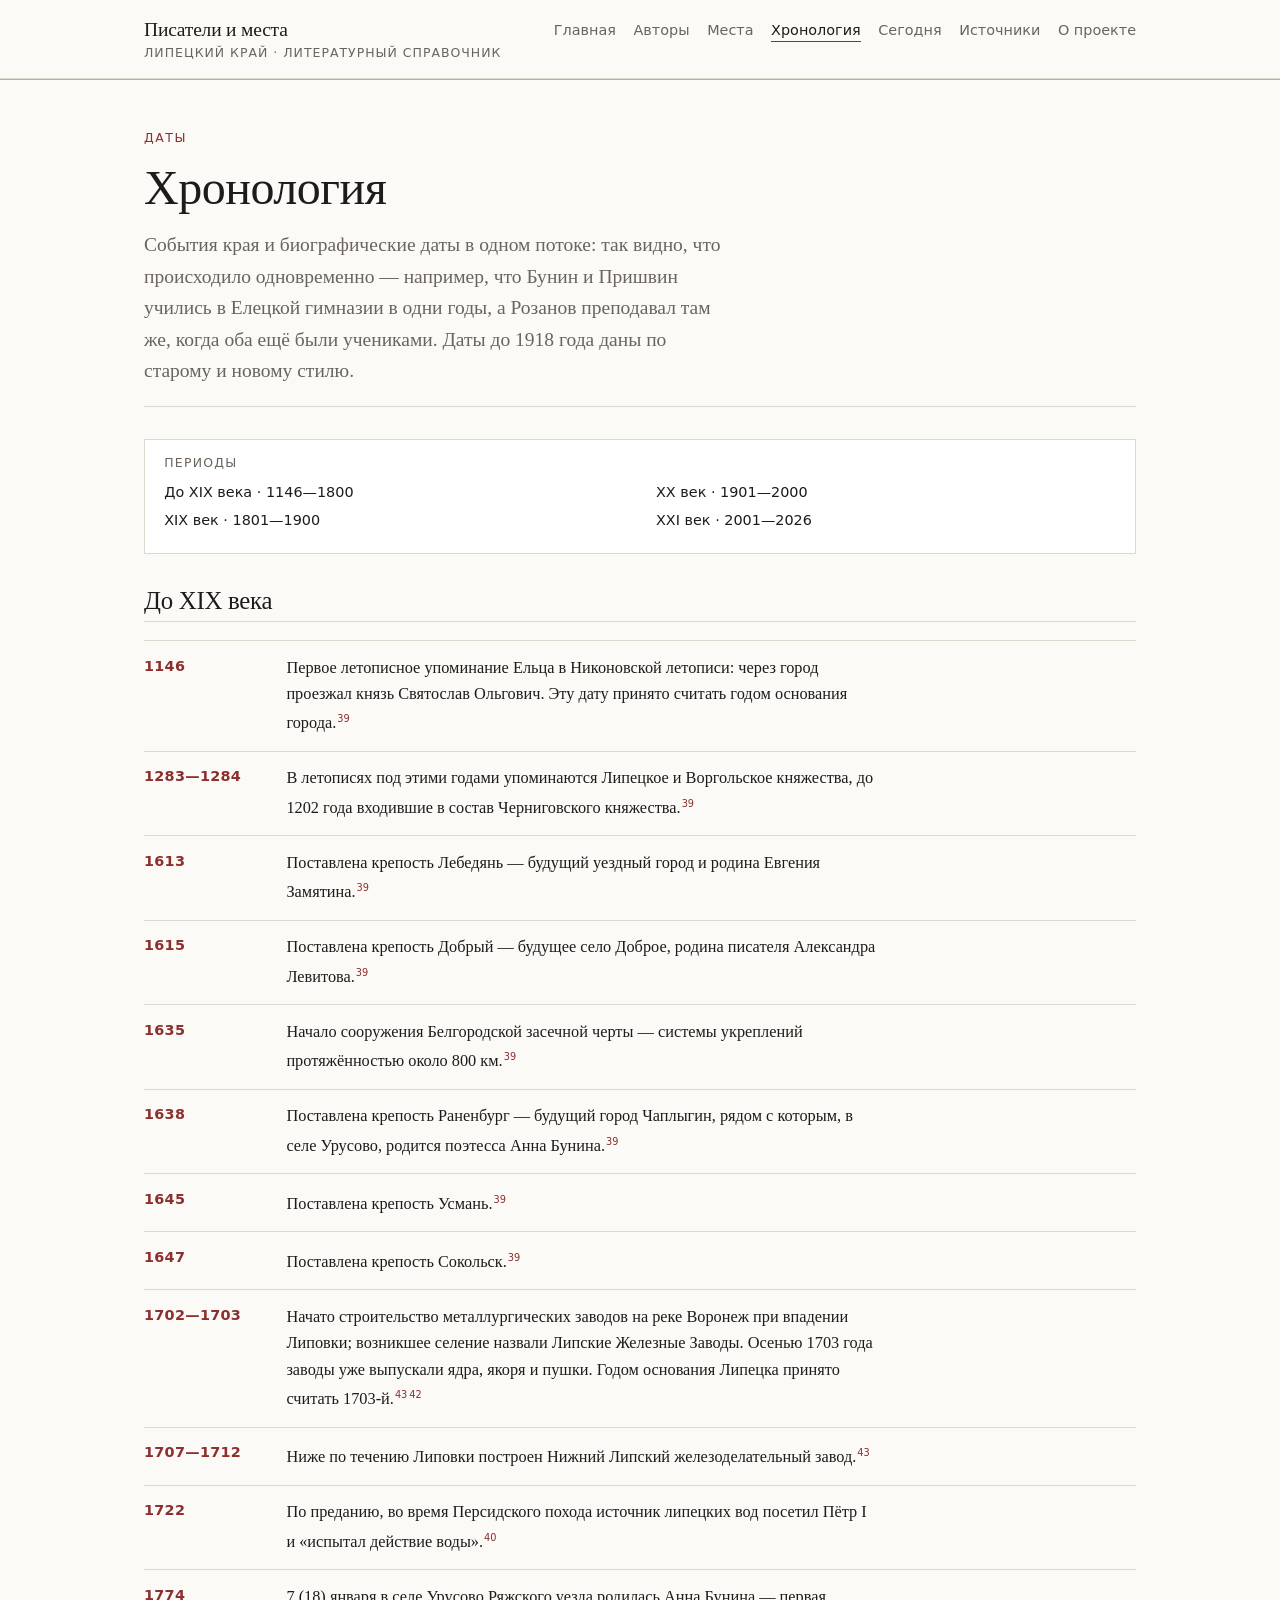
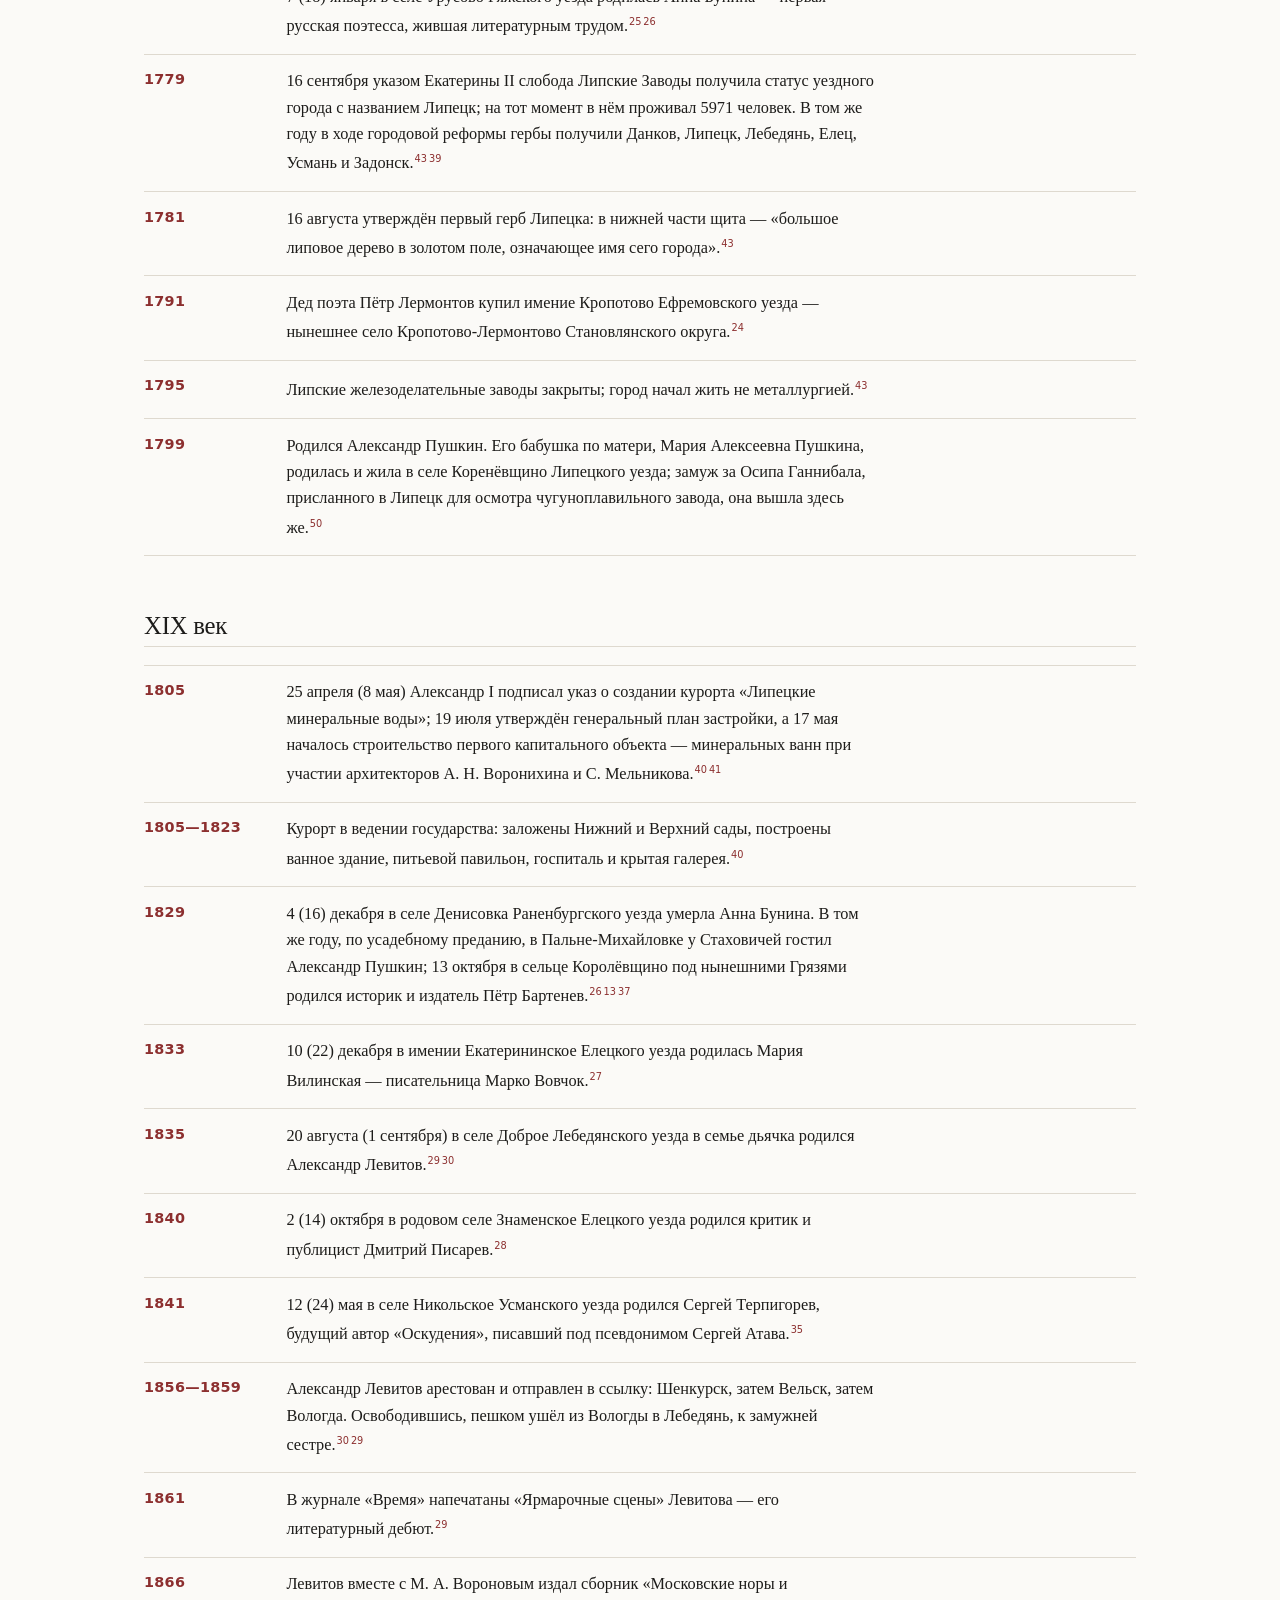
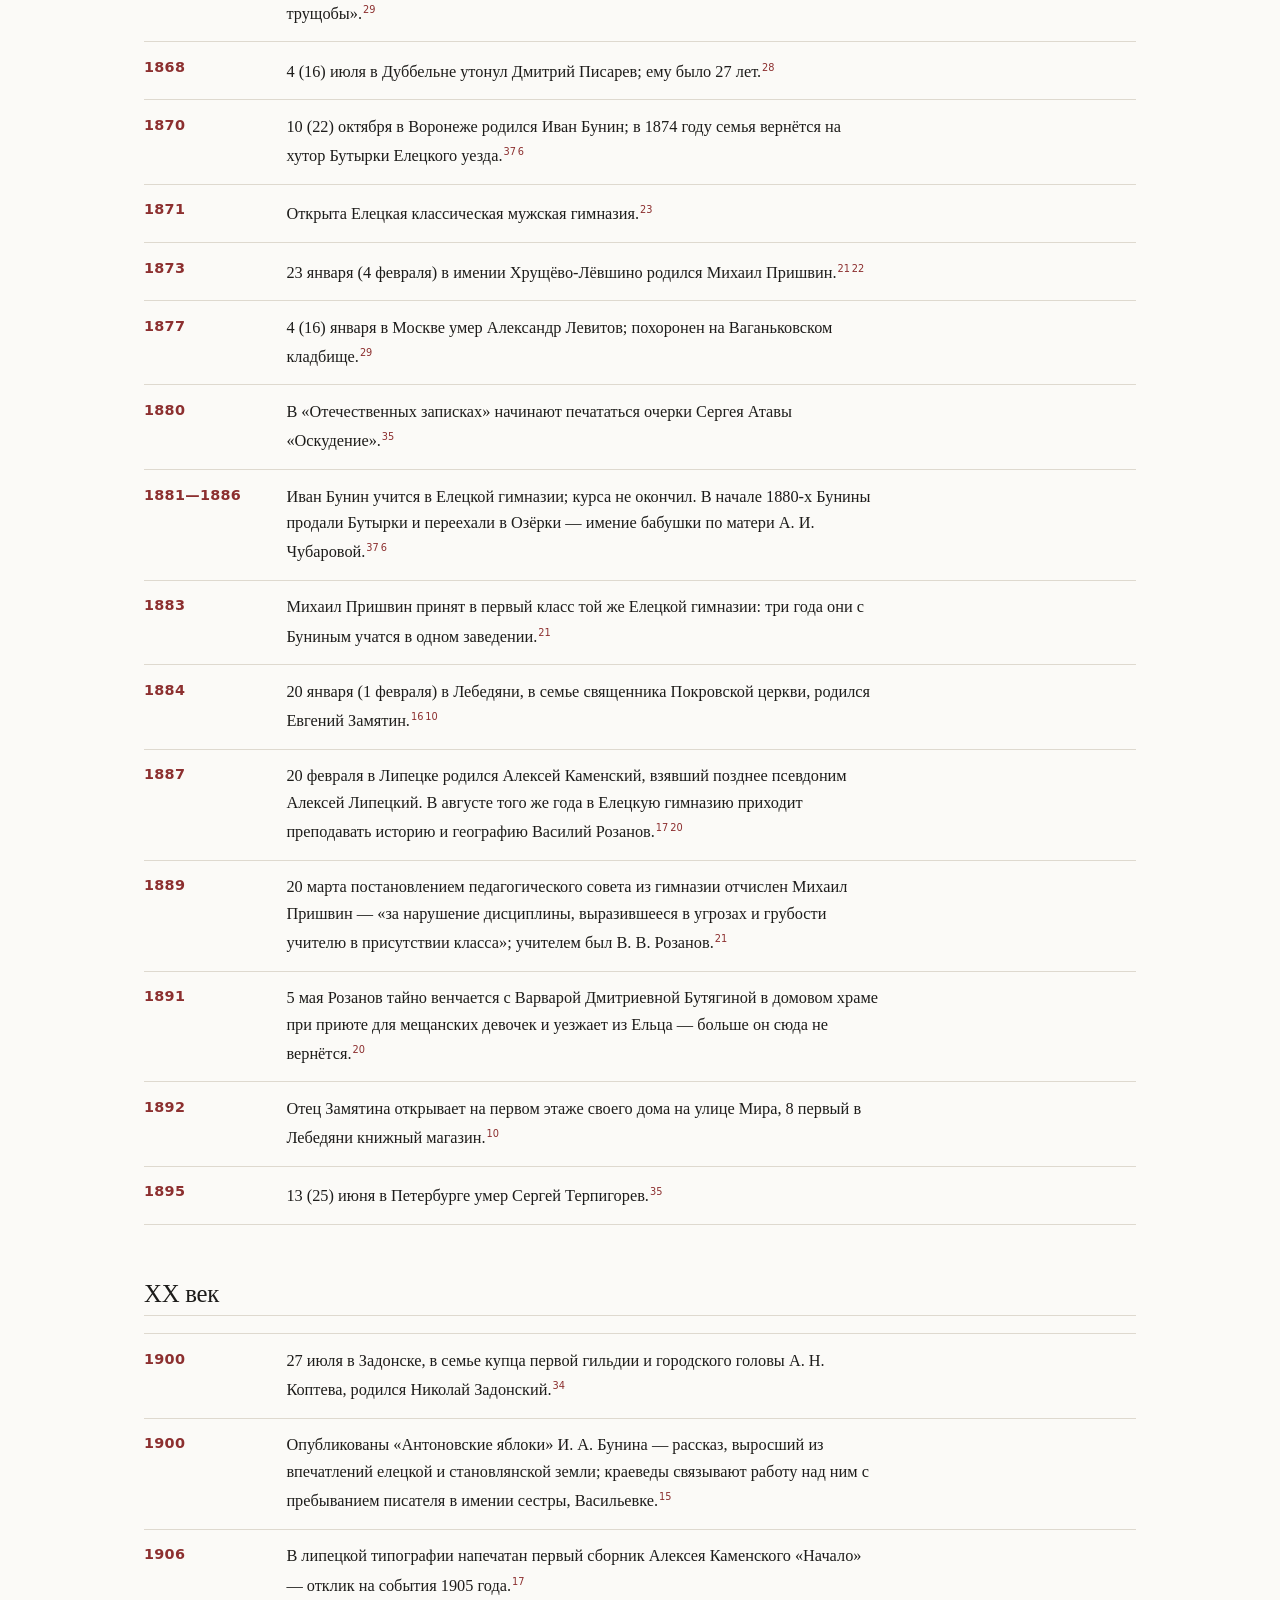
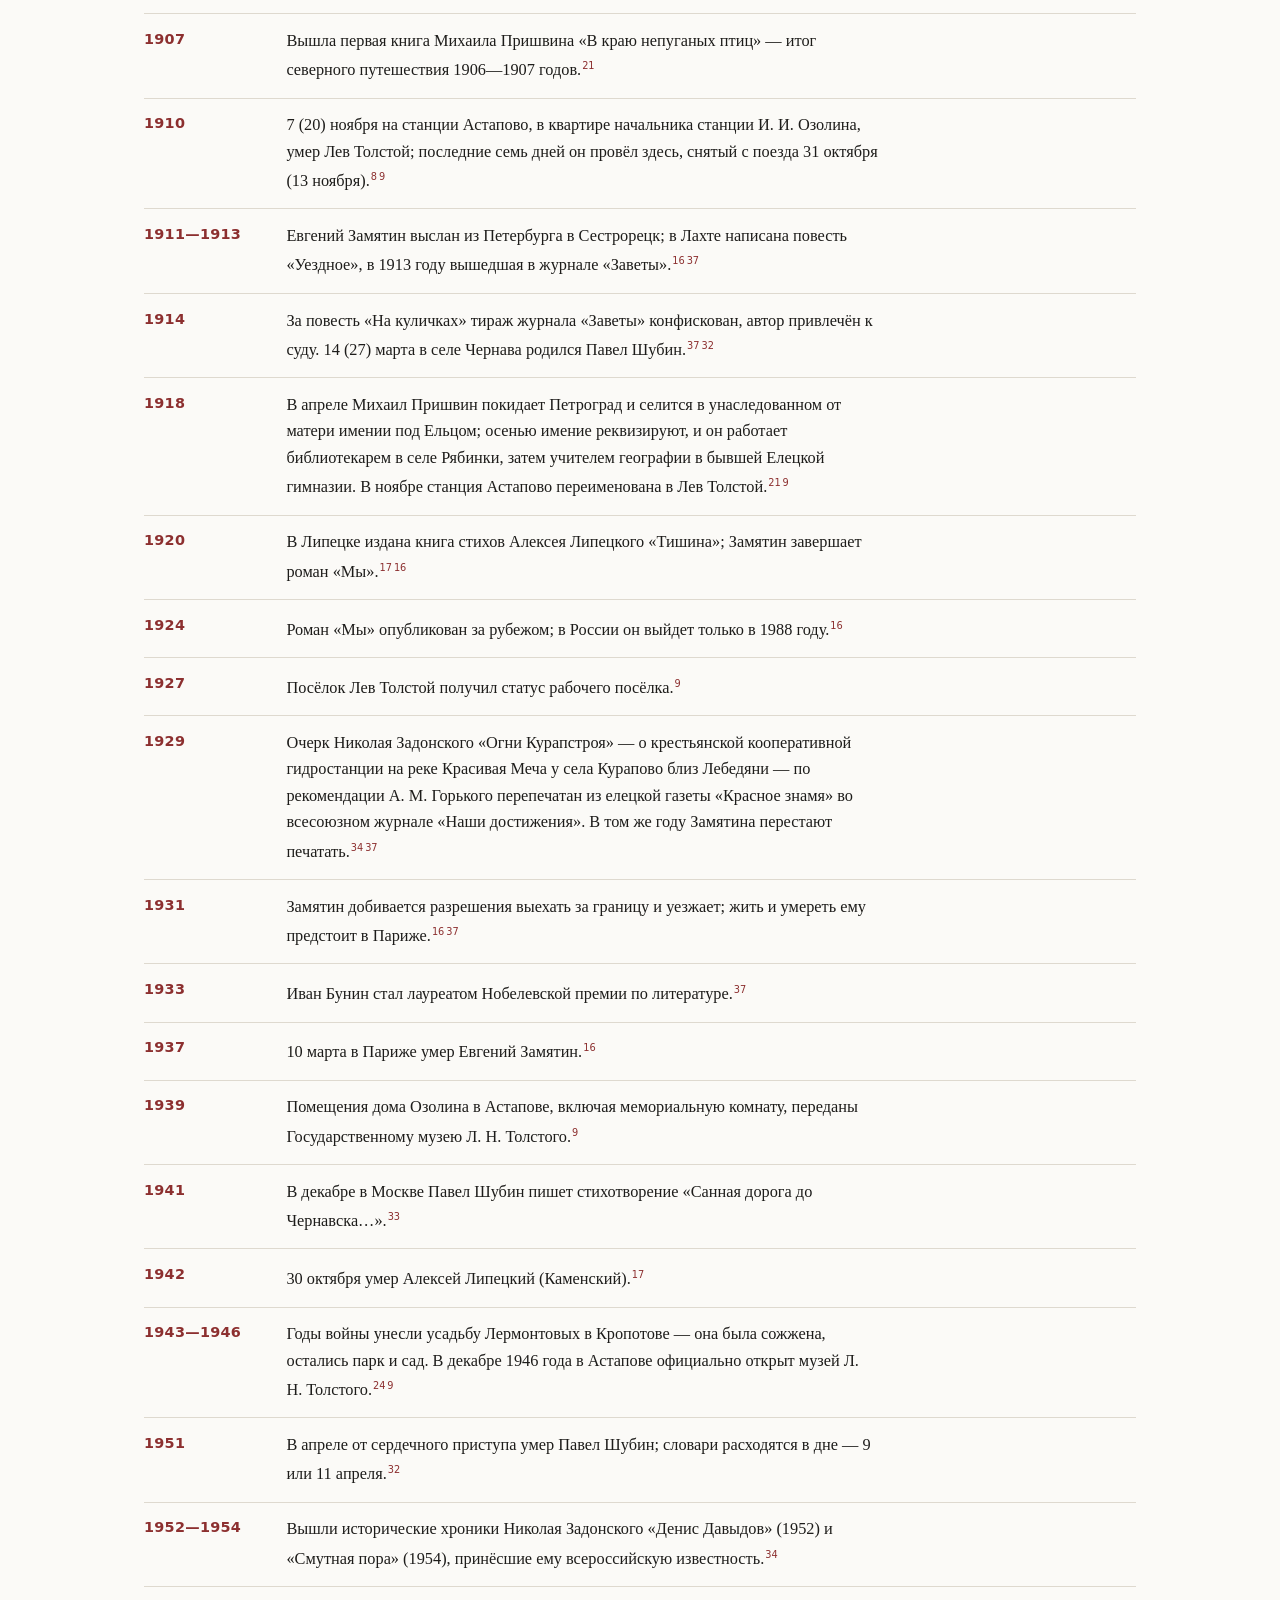
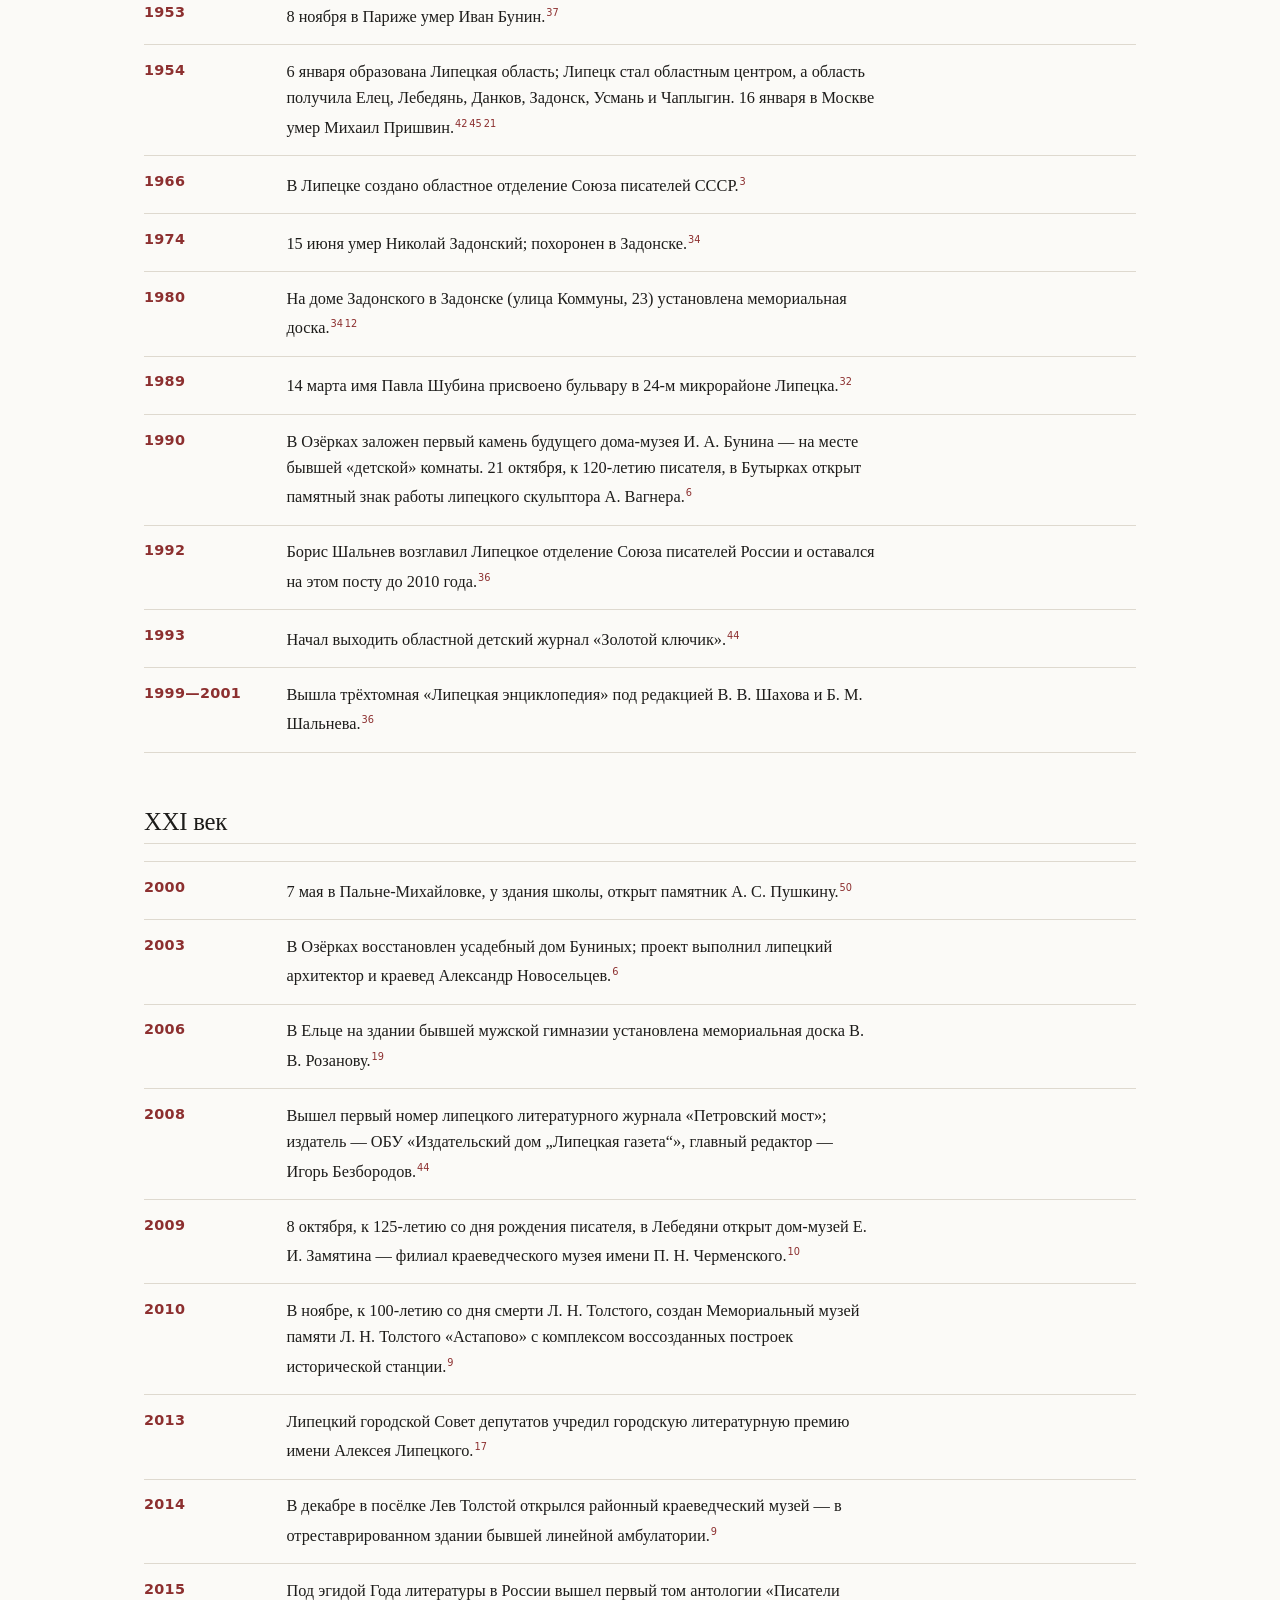
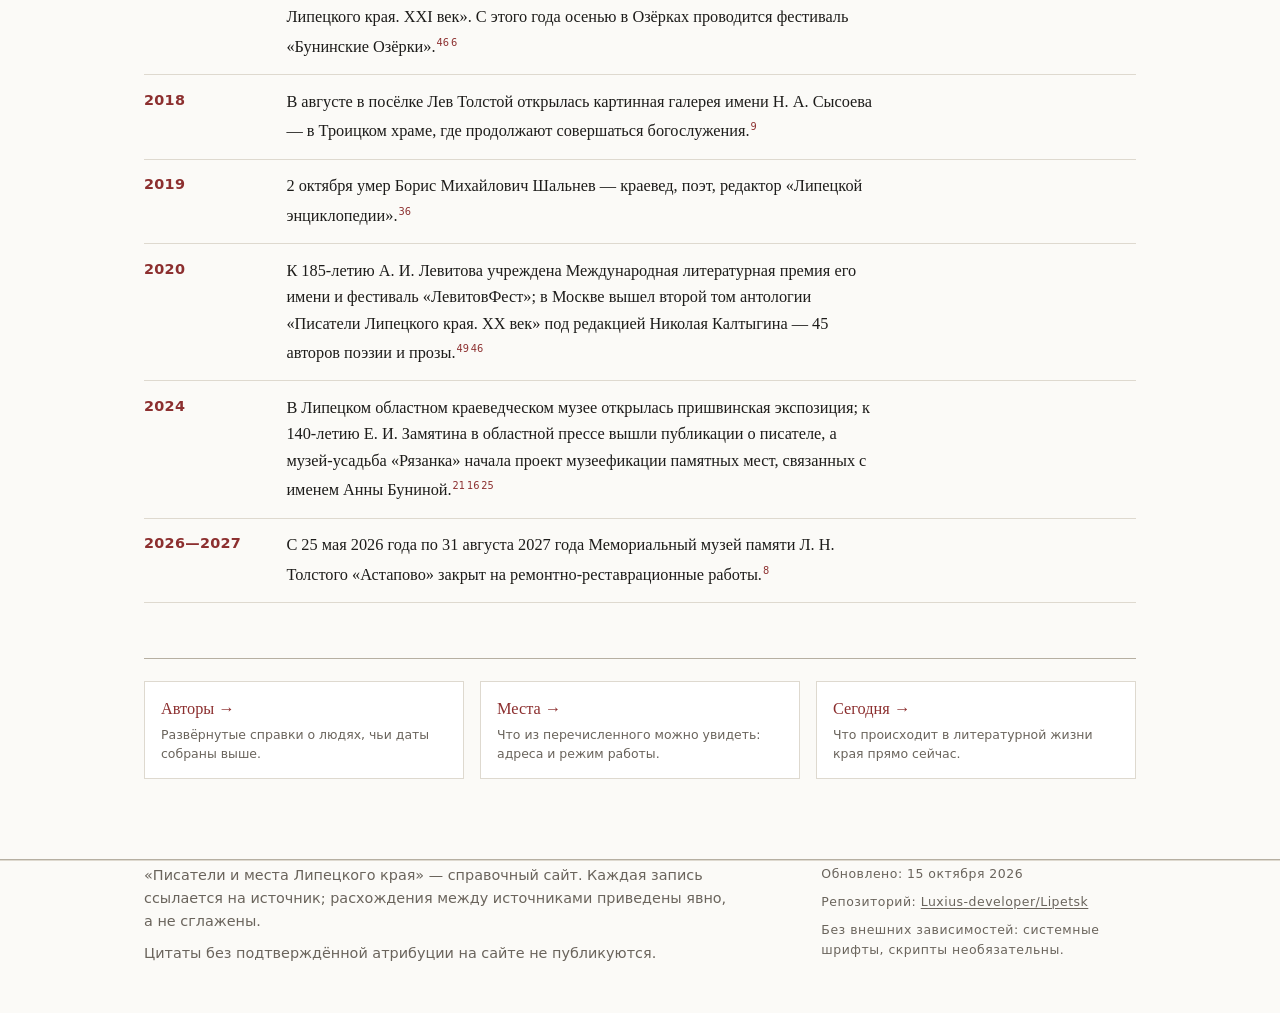
<file: hronologiya.html>
<!DOCTYPE html>
<html lang="ru">
<head>
<meta charset="utf-8">
<meta name="viewport" content="width=device-width, initial-scale=1">
<title>Хронология — Писатели и места Липецкого края</title>
<meta name="description" content="Хронология литературной истории Липецкого края: от первого летописного упоминания Ельца в 1146 году до открытия музеев, журнала «Петровский мост» и премий 2020-х годов.">
<meta name="theme-color" content="#fbfaf7" media="(prefers-color-scheme: light)">
<meta name="theme-color" content="#14151a" media="(prefers-color-scheme: dark)">
<link rel="icon" href="assets/img/favicon.svg" type="image/svg+xml">
<link rel="stylesheet" href="assets/css/style.css">
</head>
<body>

<a class="skip-link" href="#main">К содержанию</a>

<header class="masthead">
  <div class="wrap masthead-inner">
    <a class="wordmark" href="index.html">Писатели и места<span>Липецкий край · литературный справочник</span></a>
    <nav class="nav" aria-label="Разделы сайта">
      <ul>
        <li><a href="index.html">Главная</a></li>
        <li><a href="avtory.html">Авторы</a></li>
        <li><a href="mesta.html">Места</a></li>
        <li><a href="hronologiya.html" aria-current="page">Хронология</a></li>
        <li><a href="segodnya.html">Сегодня</a></li>
        <li><a href="istochniki.html">Источники</a></li>
        <li><a href="o-proekte.html">О проекте</a></li>
      </ul>
    </nav>
  </div>
</header>

<main id="main">
<div class="wrap">

  <div class="page-head">
    <p class="kicker">Даты</p>
    <h1>Хронология</h1>
    <p class="lede">События края и биографические даты в одном потоке: так видно, что происходило
      одновременно — например, что Бунин и Пришвин учились в Елецкой гимназии в одни годы,
      а Розанов преподавал там же, когда оба ещё были учениками. Даты до 1918 года даны
      по старому и новому стилю.</p>
  </div>

  <nav class="toc" aria-label="Разделы хронологии">
    <h2>Периоды</h2>
    <ol>
      <li><a href="#do-19">До XIX века · 1146—1800</a></li>
      <li><a href="#xix">XIX век · 1801—1900</a></li>
      <li><a href="#xx">XX век · 1901—2000</a></li>
      <li><a href="#xxi">XXI век · 2001—2026</a></li>
    </ol>
  </nav>

  <!-- ===== ДО XIX ВЕКА ===== -->
  <section id="do-19" aria-labelledby="do-19-title">
    <h2 class="section-title" id="do-19-title">До XIX века</h2>

    <ol class="chronology">
      <li>
        <span class="year">1146</span>
        <span class="what">Первое летописное упоминание Ельца в Никоновской летописи: через город проезжал
          князь Святослав Ольгович. Эту дату принято считать годом основания города.<sup><a href="istochniki.html#s39">39</a></sup></span>
      </li>
      <li>
        <span class="year">1283—1284</span>
        <span class="what">В летописях под этими годами упоминаются Липецкое и Воргольское княжества,
          до 1202 года входившие в состав Черниговского княжества.<sup><a href="istochniki.html#s39">39</a></sup></span>
      </li>
      <li>
        <span class="year">1613</span>
        <span class="what">Поставлена крепость Лебедянь — будущий уездный город и родина
          Евгения Замятина.<sup><a href="istochniki.html#s39">39</a></sup></span>
      </li>
      <li>
        <span class="year">1615</span>
        <span class="what">Поставлена крепость Добрый — будущее село Доброе, родина писателя
          Александра Левитова.<sup><a href="istochniki.html#s39">39</a></sup></span>
      </li>
      <li>
        <span class="year">1635</span>
        <span class="what">Начало сооружения Белгородской засечной черты — системы укреплений
          протяжённостью около 800 км.<sup><a href="istochniki.html#s39">39</a></sup></span>
      </li>
      <li>
        <span class="year">1638</span>
        <span class="what">Поставлена крепость Раненбург — будущий город Чаплыгин, рядом с которым,
          в селе Урусово, родится поэтесса Анна Бунина.<sup><a href="istochniki.html#s39">39</a></sup></span>
      </li>
      <li>
        <span class="year">1645</span>
        <span class="what">Поставлена крепость Усмань.<sup><a href="istochniki.html#s39">39</a></sup></span>
      </li>
      <li>
        <span class="year">1647</span>
        <span class="what">Поставлена крепость Сокольск.<sup><a href="istochniki.html#s39">39</a></sup></span>
      </li>
      <li>
        <span class="year">1702—1703</span>
        <span class="what">Начато строительство металлургических заводов на реке Воронеж при впадении
          Липовки; возникшее селение назвали Липские Железные Заводы. Осенью 1703 года заводы
          уже выпускали ядра, якоря и пушки. Годом основания Липецка принято считать
          1703-й.<sup><a href="istochniki.html#s43">43</a></sup><sup><a href="istochniki.html#s42">42</a></sup></span>
      </li>
      <li>
        <span class="year">1707—1712</span>
        <span class="what">Ниже по течению Липовки построен Нижний Липский железоделательный
          завод.<sup><a href="istochniki.html#s43">43</a></sup></span>
      </li>
      <li>
        <span class="year">1722</span>
        <span class="what">По преданию, во время Персидского похода источник липецких вод посетил
          Пётр I и «испытал действие воды».<sup><a href="istochniki.html#s40">40</a></sup></span>
      </li>
      <li>
        <span class="year">1774</span>
        <span class="what">7 (18) января в селе Урусово Ряжского уезда родилась Анна Бунина —
          первая русская поэтесса, жившая литературным трудом.<sup><a href="istochniki.html#s25">25</a></sup><sup><a href="istochniki.html#s26">26</a></sup></span>
      </li>
      <li>
        <span class="year">1779</span>
        <span class="what">16 сентября указом Екатерины II слобода Липские Заводы получила статус
          уездного города с названием Липецк; на тот момент в нём проживал 5971 человек. В том же году
          в ходе городовой реформы гербы получили Данков, Липецк, Лебедянь, Елец, Усмань
          и Задонск.<sup><a href="istochniki.html#s43">43</a></sup><sup><a href="istochniki.html#s39">39</a></sup></span>
      </li>
      <li>
        <span class="year">1781</span>
        <span class="what">16 августа утверждён первый герб Липецка: в нижней части щита —
          «большое липовое дерево в золотом поле, означающее имя сего города».<sup><a href="istochniki.html#s43">43</a></sup></span>
      </li>
      <li>
        <span class="year">1791</span>
        <span class="what">Дед поэта Пётр Лермонтов купил имение Кропотово Ефремовского уезда —
          нынешнее село Кропотово-Лермонтово Становлянского округа.<sup><a href="istochniki.html#s24">24</a></sup></span>
      </li>
      <li>
        <span class="year">1795</span>
        <span class="what">Липские железоделательные заводы закрыты; город начал жить
          не металлургией.<sup><a href="istochniki.html#s43">43</a></sup></span>
      </li>
      <li>
        <span class="year">1799</span>
        <span class="what">Родился Александр Пушкин. Его бабушка по матери, Мария Алексеевна Пушкина,
          родилась и жила в селе Коренёвщино Липецкого уезда; замуж за Осипа Ганнибала,
          присланного в Липецк для осмотра чугуноплавильного завода, она вышла здесь
          же.<sup><a href="istochniki.html#s50">50</a></sup></span>
      </li>
    </ol>
  </section>

  <!-- ===== XIX ВЕК ===== -->
  <section id="xix" aria-labelledby="xix-title">
    <h2 class="section-title" id="xix-title">XIX век</h2>

    <ol class="chronology">
      <li>
        <span class="year">1805</span>
        <span class="what">25 апреля (8 мая) Александр I подписал указ о создании курорта
          «Липецкие минеральные воды»; 19 июля утверждён генеральный план застройки, а 17 мая
          началось строительство первого капитального объекта — минеральных ванн при участии
          архитекторов А. Н. Воронихина и С. Мельникова.<sup><a href="istochniki.html#s40">40</a></sup><sup><a href="istochniki.html#s41">41</a></sup></span>
      </li>
      <li>
        <span class="year">1805—1823</span>
        <span class="what">Курорт в ведении государства: заложены Нижний и Верхний сады, построены
          ванное здание, питьевой павильон, госпиталь и крытая галерея.<sup><a href="istochniki.html#s40">40</a></sup></span>
      </li>
      <li>
        <span class="year">1829</span>
        <span class="what">4 (16) декабря в селе Денисовка Раненбургского уезда умерла Анна Бунина.
          В том же году, по усадебному преданию, в Пальне-Михайловке у Стаховичей гостил
          Александр Пушкин; 13 октября в сельце Королёвщино под нынешними Грязями родился
          историк и издатель Пётр Бартенев.<sup><a href="istochniki.html#s26">26</a></sup><sup><a href="istochniki.html#s13">13</a></sup><sup><a href="istochniki.html#s37">37</a></sup></span>
      </li>
      <li>
        <span class="year">1833</span>
        <span class="what">10 (22) декабря в имении Екатерининское Елецкого уезда родилась
          Мария Вилинская — писательница Марко Вовчок.<sup><a href="istochniki.html#s27">27</a></sup></span>
      </li>
      <li>
        <span class="year">1835</span>
        <span class="what">20 августа (1 сентября) в селе Доброе Лебедянского уезда в семье дьячка
          родился Александр Левитов.<sup><a href="istochniki.html#s29">29</a></sup><sup><a href="istochniki.html#s30">30</a></sup></span>
      </li>
      <li>
        <span class="year">1840</span>
        <span class="what">2 (14) октября в родовом селе Знаменское Елецкого уезда родился
          критик и публицист Дмитрий Писарев.<sup><a href="istochniki.html#s28">28</a></sup></span>
      </li>
      <li>
        <span class="year">1841</span>
        <span class="what">12 (24) мая в селе Никольское Усманского уезда родился Сергей Терпигорев,
          будущий автор «Оскудения», писавший под псевдонимом Сергей Атава.<sup><a href="istochniki.html#s35">35</a></sup></span>
      </li>
      <li>
        <span class="year">1856—1859</span>
        <span class="what">Александр Левитов арестован и отправлен в ссылку: Шенкурск, затем Вельск,
          затем Вологда. Освободившись, пешком ушёл из Вологды в Лебедянь, к замужней
          сестре.<sup><a href="istochniki.html#s30">30</a></sup><sup><a href="istochniki.html#s29">29</a></sup></span>
      </li>
      <li>
        <span class="year">1861</span>
        <span class="what">В журнале «Время» напечатаны «Ярмарочные сцены» Левитова — его литературный
          дебют.<sup><a href="istochniki.html#s29">29</a></sup></span>
      </li>
      <li>
        <span class="year">1866</span>
        <span class="what">Левитов вместе с М. А. Вороновым издал сборник «Московские норы
          и трущобы».<sup><a href="istochniki.html#s29">29</a></sup></span>
      </li>
      <li>
        <span class="year">1868</span>
        <span class="what">4 (16) июля в Дуббельне утонул Дмитрий Писарев; ему было
          27 лет.<sup><a href="istochniki.html#s28">28</a></sup></span>
      </li>
      <li>
        <span class="year">1870</span>
        <span class="what">10 (22) октября в Воронеже родился Иван Бунин; в 1874 году семья вернётся
          на хутор Бутырки Елецкого уезда.<sup><a href="istochniki.html#s37">37</a></sup><sup><a href="istochniki.html#s6">6</a></sup></span>
      </li>
      <li>
        <span class="year">1871</span>
        <span class="what">Открыта Елецкая классическая мужская гимназия.<sup><a href="istochniki.html#s23">23</a></sup></span>
      </li>
      <li>
        <span class="year">1873</span>
        <span class="what">23 января (4 февраля) в имении Хрущёво-Лёвшино родился Михаил Пришвин.<sup><a href="istochniki.html#s21">21</a></sup><sup><a href="istochniki.html#s22">22</a></sup></span>
      </li>
      <li>
        <span class="year">1877</span>
        <span class="what">4 (16) января в Москве умер Александр Левитов; похоронен на Ваганьковском
          кладбище.<sup><a href="istochniki.html#s29">29</a></sup></span>
      </li>
      <li>
        <span class="year">1880</span>
        <span class="what">В «Отечественных записках» начинают печататься очерки Сергея Атавы
          «Оскудение».<sup><a href="istochniki.html#s35">35</a></sup></span>
      </li>
      <li>
        <span class="year">1881—1886</span>
        <span class="what">Иван Бунин учится в Елецкой гимназии; курса не окончил. В начале 1880-х
          Бунины продали Бутырки и переехали в Озёрки — имение бабушки по матери
          А. И. Чубаровой.<sup><a href="istochniki.html#s37">37</a></sup><sup><a href="istochniki.html#s6">6</a></sup></span>
      </li>
      <li>
        <span class="year">1883</span>
        <span class="what">Михаил Пришвин принят в первый класс той же Елецкой гимназии: три года
          они с Буниным учатся в одном заведении.<sup><a href="istochniki.html#s21">21</a></sup></span>
      </li>
      <li>
        <span class="year">1884</span>
        <span class="what">20 января (1 февраля) в Лебедяни, в семье священника Покровской церкви,
          родился Евгений Замятин.<sup><a href="istochniki.html#s16">16</a></sup><sup><a href="istochniki.html#s10">10</a></sup></span>
      </li>
      <li>
        <span class="year">1887</span>
        <span class="what">20 февраля в Липецке родился Алексей Каменский, взявший позднее псевдоним
          Алексей Липецкий. В августе того же года в Елецкую гимназию приходит преподавать
          историю и географию Василий Розанов.<sup><a href="istochniki.html#s17">17</a></sup><sup><a href="istochniki.html#s20">20</a></sup></span>
      </li>
      <li>
        <span class="year">1889</span>
        <span class="what">20 марта постановлением педагогического совета из гимназии отчислен
          Михаил Пришвин — «за нарушение дисциплины, выразившееся в угрозах и грубости учителю
          в присутствии класса»; учителем был В. В. Розанов.<sup><a href="istochniki.html#s21">21</a></sup></span>
      </li>
      <li>
        <span class="year">1891</span>
        <span class="what">5 мая Розанов тайно венчается с Варварой Дмитриевной Бутягиной в домовом
          храме при приюте для мещанских девочек и уезжает из Ельца — больше он сюда
          не вернётся.<sup><a href="istochniki.html#s20">20</a></sup></span>
      </li>
      <li>
        <span class="year">1892</span>
        <span class="what">Отец Замятина открывает на первом этаже своего дома на улице Мира, 8
          первый в Лебедяни книжный магазин.<sup><a href="istochniki.html#s10">10</a></sup></span>
      </li>
      <li>
        <span class="year">1895</span>
        <span class="what">13 (25) июня в Петербурге умер Сергей Терпигорев.<sup><a href="istochniki.html#s35">35</a></sup></span>
      </li>
    </ol>
  </section>

  <!-- ===== XX ВЕК ===== -->
  <section id="xx" aria-labelledby="xx-title">
    <h2 class="section-title" id="xx-title">XX век</h2>

    <ol class="chronology">
      <li>
        <span class="year">1900</span>
        <span class="what">27 июля в Задонске, в семье купца первой гильдии и городского головы
          А. Н. Коптева, родился Николай Задонский.<sup><a href="istochniki.html#s34">34</a></sup></span>
      </li>
      <li>
        <span class="year">1900</span>
        <span class="what">Опубликованы «Антоновские яблоки» И. А. Бунина — рассказ, выросший
          из впечатлений елецкой и становлянской земли; краеведы связывают работу над ним
          с пребыванием писателя в имении сестры, Васильевке.<sup><a href="istochniki.html#s15">15</a></sup></span>
      </li>
      <li>
        <span class="year">1906</span>
        <span class="what">В липецкой типографии напечатан первый сборник Алексея Каменского
          «Начало» — отклик на события 1905 года.<sup><a href="istochniki.html#s17">17</a></sup></span>
      </li>
      <li>
        <span class="year">1907</span>
        <span class="what">Вышла первая книга Михаила Пришвина «В краю непуганых птиц» — итог
          северного путешествия 1906—1907 годов.<sup><a href="istochniki.html#s21">21</a></sup></span>
      </li>
      <li>
        <span class="year">1910</span>
        <span class="what">7 (20) ноября на станции Астапово, в квартире начальника станции
          И. И. Озолина, умер Лев Толстой; последние семь дней он провёл здесь, снятый с поезда
          31 октября (13 ноября).<sup><a href="istochniki.html#s8">8</a></sup><sup><a href="istochniki.html#s9">9</a></sup></span>
      </li>
      <li>
        <span class="year">1911—1913</span>
        <span class="what">Евгений Замятин выслан из Петербурга в Сестрорецк; в Лахте написана
          повесть «Уездное», в 1913 году вышедшая в журнале «Заветы».<sup><a href="istochniki.html#s16">16</a></sup><sup><a href="istochniki.html#s37">37</a></sup></span>
      </li>
      <li>
        <span class="year">1914</span>
        <span class="what">За повесть «На куличках» тираж журнала «Заветы» конфискован, автор
          привлечён к суду. 14 (27) марта в селе Чернава родился Павел Шубин.<sup><a href="istochniki.html#s37">37</a></sup><sup><a href="istochniki.html#s32">32</a></sup></span>
      </li>
      <li>
        <span class="year">1918</span>
        <span class="what">В апреле Михаил Пришвин покидает Петроград и селится в унаследованном
          от матери имении под Ельцом; осенью имение реквизируют, и он работает библиотекарем
          в селе Рябинки, затем учителем географии в бывшей Елецкой гимназии. В ноябре станция
          Астапово переименована в Лев Толстой.<sup><a href="istochniki.html#s21">21</a></sup><sup><a href="istochniki.html#s9">9</a></sup></span>
      </li>
      <li>
        <span class="year">1920</span>
        <span class="what">В Липецке издана книга стихов Алексея Липецкого «Тишина»; Замятин
          завершает роман «Мы».<sup><a href="istochniki.html#s17">17</a></sup><sup><a href="istochniki.html#s16">16</a></sup></span>
      </li>
      <li>
        <span class="year">1924</span>
        <span class="what">Роман «Мы» опубликован за рубежом; в России он выйдет только
          в 1988 году.<sup><a href="istochniki.html#s16">16</a></sup></span>
      </li>
      <li>
        <span class="year">1927</span>
        <span class="what">Посёлок Лев Толстой получил статус рабочего посёлка.<sup><a href="istochniki.html#s9">9</a></sup></span>
      </li>
      <li>
        <span class="year">1929</span>
        <span class="what">Очерк Николая Задонского «Огни Курапстроя» — о крестьянской кооперативной
          гидростанции на реке Красивая Меча у села Курапово близ Лебедяни — по рекомендации
          А. М. Горького перепечатан из елецкой газеты «Красное знамя» во всесоюзном журнале
          «Наши достижения». В том же году Замятина перестают печатать.<sup><a href="istochniki.html#s34">34</a></sup><sup><a href="istochniki.html#s37">37</a></sup></span>
      </li>
      <li>
        <span class="year">1931</span>
        <span class="what">Замятин добивается разрешения выехать за границу и уезжает; жить
          и умереть ему предстоит в Париже.<sup><a href="istochniki.html#s16">16</a></sup><sup><a href="istochniki.html#s37">37</a></sup></span>
      </li>
      <li>
        <span class="year">1933</span>
        <span class="what">Иван Бунин стал лауреатом Нобелевской премии по литературе.<sup><a href="istochniki.html#s37">37</a></sup></span>
      </li>
      <li>
        <span class="year">1937</span>
        <span class="what">10 марта в Париже умер Евгений Замятин.<sup><a href="istochniki.html#s16">16</a></sup></span>
      </li>
      <li>
        <span class="year">1939</span>
        <span class="what">Помещения дома Озолина в Астапове, включая мемориальную комнату,
          переданы Государственному музею Л. Н. Толстого.<sup><a href="istochniki.html#s9">9</a></sup></span>
      </li>
      <li>
        <span class="year">1941</span>
        <span class="what">В декабре в Москве Павел Шубин пишет стихотворение «Санная дорога
          до Чернавска…».<sup><a href="istochniki.html#s33">33</a></sup></span>
      </li>
      <li>
        <span class="year">1942</span>
        <span class="what">30 октября умер Алексей Липецкий (Каменский).<sup><a href="istochniki.html#s17">17</a></sup></span>
      </li>
      <li>
        <span class="year">1943—1946</span>
        <span class="what">Годы войны унесли усадьбу Лермонтовых в Кропотове — она была сожжена,
          остались парк и сад. В декабре 1946 года в Астапове официально открыт музей
          Л. Н. Толстого.<sup><a href="istochniki.html#s24">24</a></sup><sup><a href="istochniki.html#s9">9</a></sup></span>
      </li>
      <li>
        <span class="year">1951</span>
        <span class="what">В апреле от сердечного приступа умер Павел Шубин; словари расходятся
          в дне — 9 или 11 апреля.<sup><a href="istochniki.html#s32">32</a></sup></span>
      </li>
      <li>
        <span class="year">1952—1954</span>
        <span class="what">Вышли исторические хроники Николая Задонского «Денис Давыдов» (1952)
          и «Смутная пора» (1954), принёсшие ему всероссийскую известность.<sup><a href="istochniki.html#s34">34</a></sup></span>
      </li>
      <li>
        <span class="year">1953</span>
        <span class="what">8 ноября в Париже умер Иван Бунин.<sup><a href="istochniki.html#s37">37</a></sup></span>
      </li>
      <li>
        <span class="year">1954</span>
        <span class="what">6 января образована Липецкая область; Липецк стал областным центром,
          а область получила Елец, Лебедянь, Данков, Задонск, Усмань и Чаплыгин. 16 января
          в Москве умер Михаил Пришвин.<sup><a href="istochniki.html#s42">42</a></sup><sup><a href="istochniki.html#s45">45</a></sup><sup><a href="istochniki.html#s21">21</a></sup></span>
      </li>
      <li>
        <span class="year">1966</span>
        <span class="what">В Липецке создано областное отделение Союза писателей СССР.<sup><a href="istochniki.html#s3">3</a></sup></span>
      </li>
      <li>
        <span class="year">1974</span>
        <span class="what">15 июня умер Николай Задонский; похоронен в Задонске.<sup><a href="istochniki.html#s34">34</a></sup></span>
      </li>
      <li>
        <span class="year">1980</span>
        <span class="what">На доме Задонского в Задонске (улица Коммуны, 23) установлена
          мемориальная доска.<sup><a href="istochniki.html#s34">34</a></sup><sup><a href="istochniki.html#s12">12</a></sup></span>
      </li>
      <li>
        <span class="year">1989</span>
        <span class="what">14 марта имя Павла Шубина присвоено бульвару в 24-м микрорайоне
          Липецка.<sup><a href="istochniki.html#s32">32</a></sup></span>
      </li>
      <li>
        <span class="year">1990</span>
        <span class="what">В Озёрках заложен первый камень будущего дома-музея И. А. Бунина —
          на месте бывшей «детской» комнаты. 21 октября, к 120-летию писателя, в Бутырках открыт
          памятный знак работы липецкого скульптора А. Вагнера.<sup><a href="istochniki.html#s6">6</a></sup></span>
      </li>
      <li>
        <span class="year">1992</span>
        <span class="what">Борис Шальнев возглавил Липецкое отделение Союза писателей России
          и оставался на этом посту до 2010 года.<sup><a href="istochniki.html#s36">36</a></sup></span>
      </li>
      <li>
        <span class="year">1993</span>
        <span class="what">Начал выходить областной детский журнал «Золотой ключик».<sup><a href="istochniki.html#s44">44</a></sup></span>
      </li>
      <li>
        <span class="year">1999—2001</span>
        <span class="what">Вышла трёхтомная «Липецкая энциклопедия» под редакцией В. В. Шахова
          и Б. М. Шальнева.<sup><a href="istochniki.html#s36">36</a></sup></span>
      </li>
    </ol>
  </section>

  <!-- ===== XXI ВЕК ===== -->
  <section id="xxi" aria-labelledby="xxi-title">
    <h2 class="section-title" id="xxi-title">XXI век</h2>

    <ol class="chronology">
      <li>
        <span class="year">2000</span>
        <span class="what">7 мая в Пальне-Михайловке, у здания школы, открыт памятник
          А. С. Пушкину.<sup><a href="istochniki.html#s50">50</a></sup></span>
      </li>
      <li>
        <span class="year">2003</span>
        <span class="what">В Озёрках восстановлен усадебный дом Буниных; проект выполнил липецкий
          архитектор и краевед Александр Новосельцев.<sup><a href="istochniki.html#s6">6</a></sup></span>
      </li>
      <li>
        <span class="year">2006</span>
        <span class="what">В Ельце на здании бывшей мужской гимназии установлена мемориальная доска
          В. В. Розанову.<sup><a href="istochniki.html#s19">19</a></sup></span>
      </li>
      <li>
        <span class="year">2008</span>
        <span class="what">Вышел первый номер липецкого литературного журнала «Петровский мост»;
          издатель — ОБУ «Издательский дом „Липецкая газета“», главный редактор —
          Игорь Безбородов.<sup><a href="istochniki.html#s44">44</a></sup></span>
      </li>
      <li>
        <span class="year">2009</span>
        <span class="what">8 октября, к 125-летию со дня рождения писателя, в Лебедяни открыт
          дом-музей Е. И. Замятина — филиал краеведческого музея имени
          П. Н. Черменского.<sup><a href="istochniki.html#s10">10</a></sup></span>
      </li>
      <li>
        <span class="year">2010</span>
        <span class="what">В ноябре, к 100-летию со дня смерти Л. Н. Толстого, создан Мемориальный
          музей памяти Л. Н. Толстого «Астапово» с комплексом воссозданных построек исторической
          станции.<sup><a href="istochniki.html#s9">9</a></sup></span>
      </li>
      <li>
        <span class="year">2013</span>
        <span class="what">Липецкий городской Совет депутатов учредил городскую литературную премию
          имени Алексея Липецкого.<sup><a href="istochniki.html#s17">17</a></sup></span>
      </li>
      <li>
        <span class="year">2014</span>
        <span class="what">В декабре в посёлке Лев Толстой открылся районный краеведческий музей —
          в отреставрированном здании бывшей линейной амбулатории.<sup><a href="istochniki.html#s9">9</a></sup></span>
      </li>
      <li>
        <span class="year">2015</span>
        <span class="what">Под эгидой Года литературы в России вышел первый том антологии
          «Писатели Липецкого края. XXI век». С этого года осенью в Озёрках проводится фестиваль
          «Бунинские Озёрки».<sup><a href="istochniki.html#s46">46</a></sup><sup><a href="istochniki.html#s6">6</a></sup></span>
      </li>
      <li>
        <span class="year">2018</span>
        <span class="what">В августе в посёлке Лев Толстой открылась картинная галерея имени
          Н. А. Сысоева — в Троицком храме, где продолжают совершаться богослужения.<sup><a href="istochniki.html#s9">9</a></sup></span>
      </li>
      <li>
        <span class="year">2019</span>
        <span class="what">2 октября умер Борис Михайлович Шальнев — краевед, поэт, редактор
          «Липецкой энциклопедии».<sup><a href="istochniki.html#s36">36</a></sup></span>
      </li>
      <li>
        <span class="year">2020</span>
        <span class="what">К 185-летию А. И. Левитова учреждена Международная литературная премия
          его имени и фестиваль «ЛевитовФест»; в Москве вышел второй том антологии
          «Писатели Липецкого края. XX век» под редакцией Николая Калтыгина — 45 авторов
          поэзии и прозы.<sup><a href="istochniki.html#s49">49</a></sup><sup><a href="istochniki.html#s46">46</a></sup></span>
      </li>
      <li>
        <span class="year">2024</span>
        <span class="what">В Липецком областном краеведческом музее открылась пришвинская экспозиция;
          к 140-летию Е. И. Замятина в областной прессе вышли публикации о писателе, а музей-усадьба
          «Рязанка» начала проект музеефикации памятных мест, связанных с именем Анны
          Буниной.<sup><a href="istochniki.html#s21">21</a></sup><sup><a href="istochniki.html#s16">16</a></sup><sup><a href="istochniki.html#s25">25</a></sup></span>
      </li>
      <li>
        <span class="year">2026—2027</span>
        <span class="what">С 25 мая 2026 года по 31 августа 2027 года Мемориальный музей памяти
          Л. Н. Толстого «Астапово» закрыт на ремонтно-реставрационные работы.<sup><a href="istochniki.html#s8">8</a></sup></span>
      </li>
    </ol>
  </section>

  <div class="next">
    <a href="avtory.html">
      <span class="t">Авторы →</span>
      <span class="d">Развёрнутые справки о людях, чьи даты собраны выше.</span>
    </a>
    <a href="mesta.html">
      <span class="t">Места →</span>
      <span class="d">Что из перечисленного можно увидеть: адреса и режим работы.</span>
    </a>
    <a href="segodnya.html">
      <span class="t">Сегодня →</span>
      <span class="d">Что происходит в литературной жизни края прямо сейчас.</span>
    </a>
  </div>

</div>
</main>

<footer class="colophon">
  <div class="wrap">
    <div>
      <p>«Писатели и места Липецкого края» — справочный сайт. Каждая запись ссылается на источник;
        расхождения между источниками приведены явно, а не сглажены.</p>
      <p>Цитаты без подтверждённой атрибуции на сайте не публикуются.</p>
    </div>
    <div class="stamp">
      <p>Обновлено: <span data-revised="15 октября 2026">15 октября 2026</span></p>
      <p>Репозиторий: <a href="https://github.com/Luxius-developer/Lipetsk">Luxius-developer/Lipetsk</a></p>
      <p>Без внешних зависимостей: системные шрифты, скрипты необязательны.</p>
    </div>
  </div>
</footer>

<script src="assets/js/main.js" defer></script>
</body>
</html>
</file>
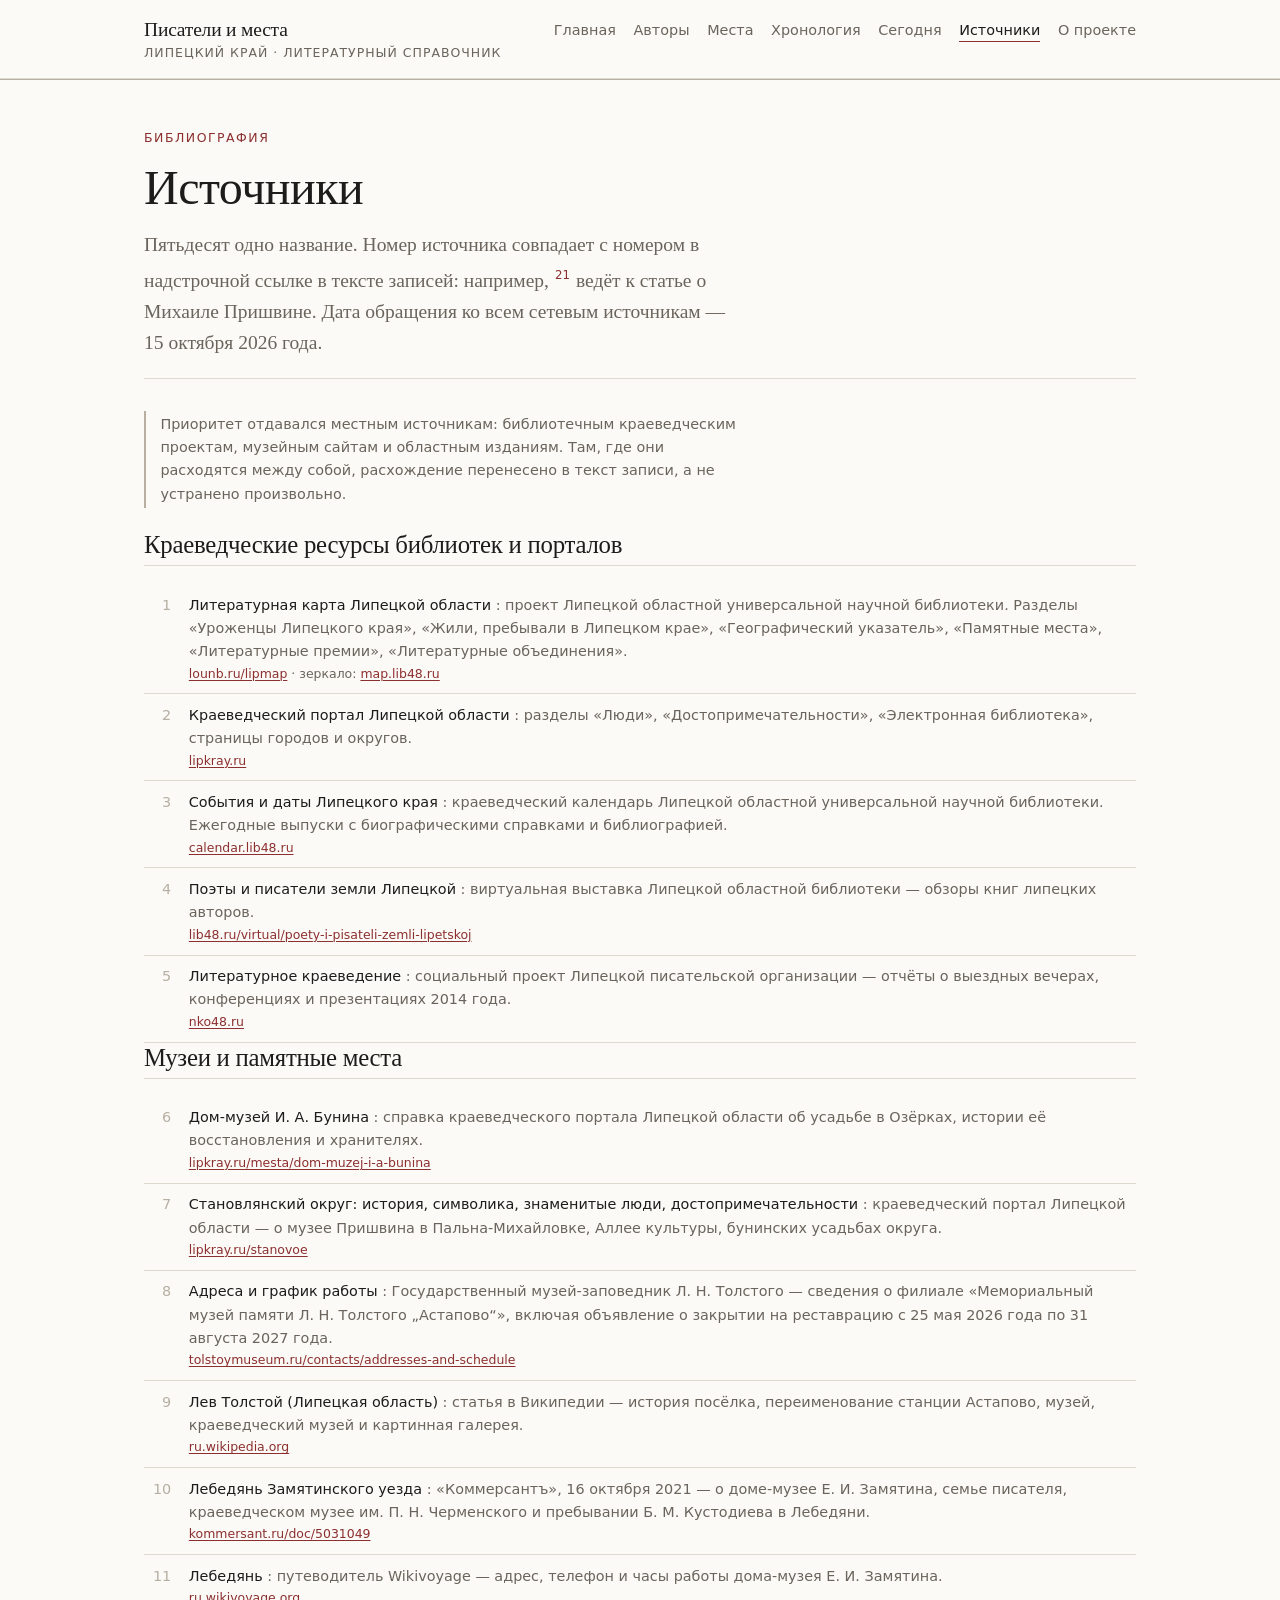
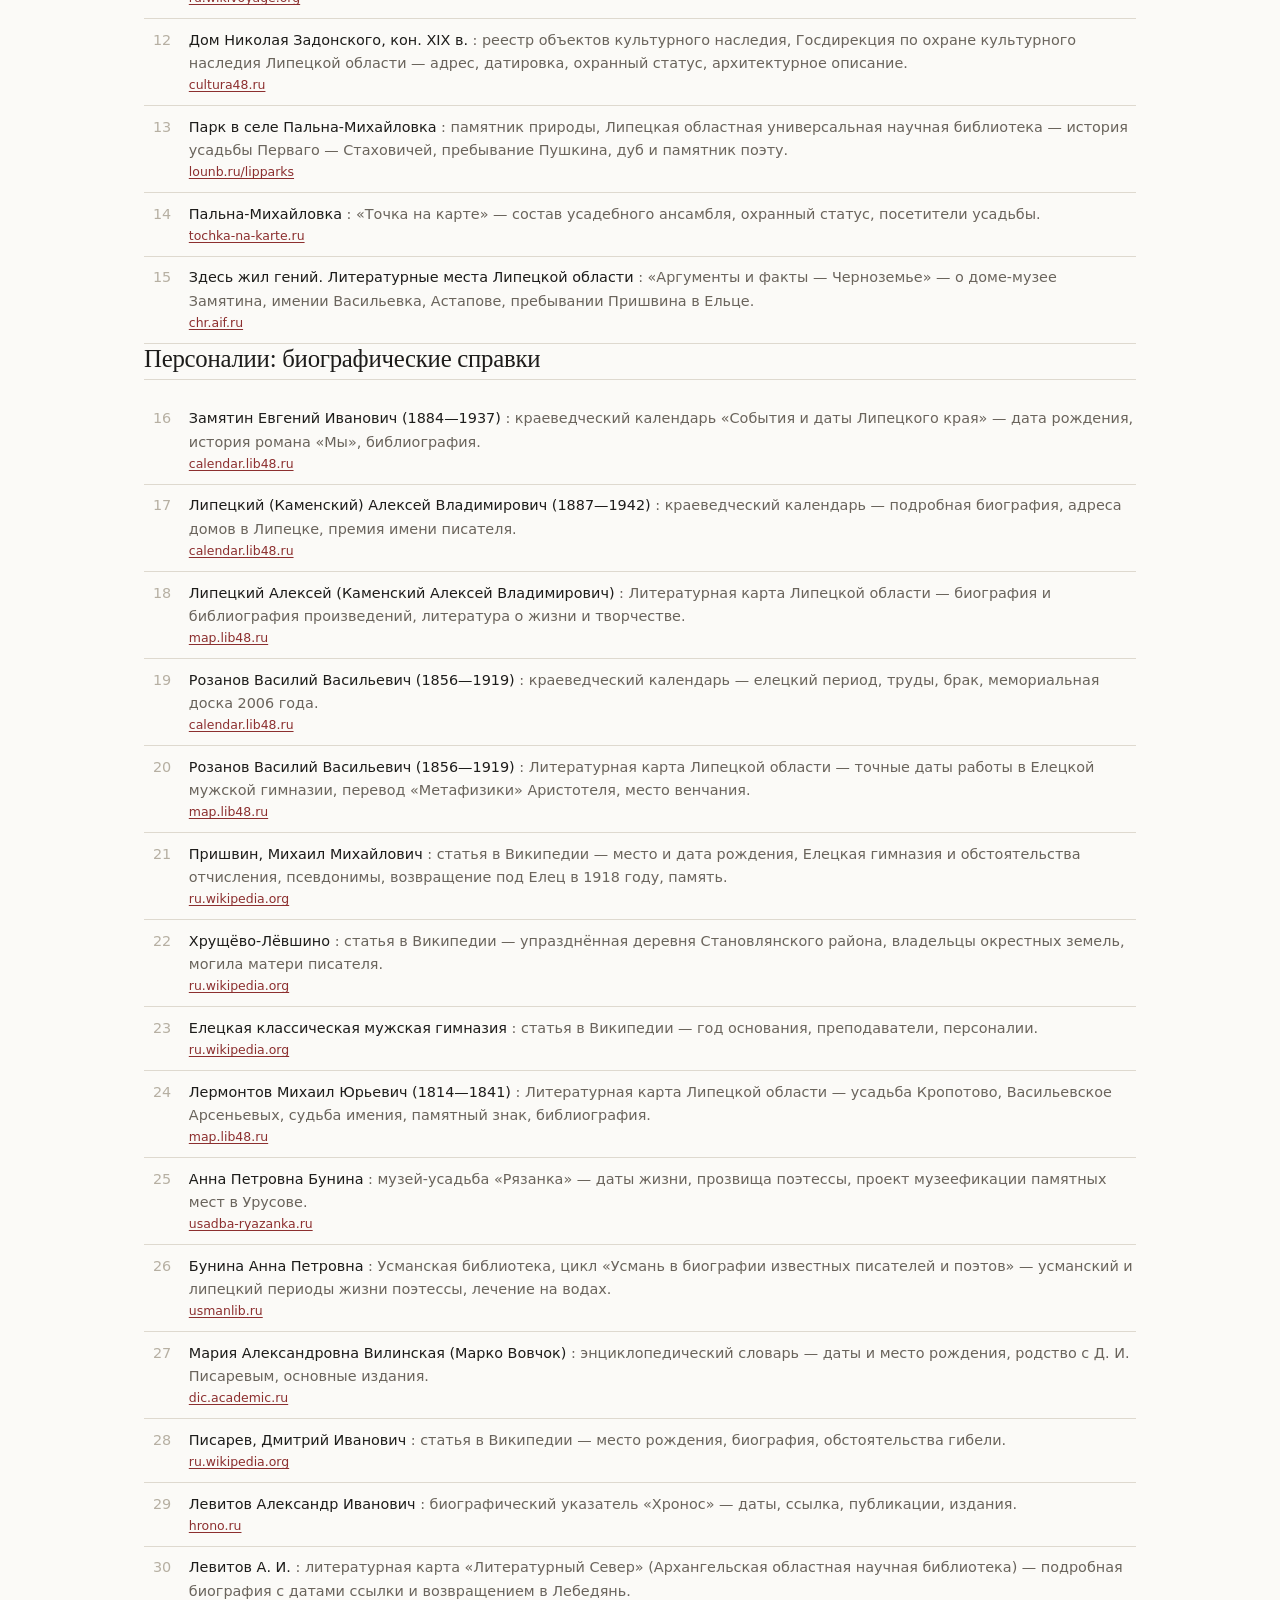
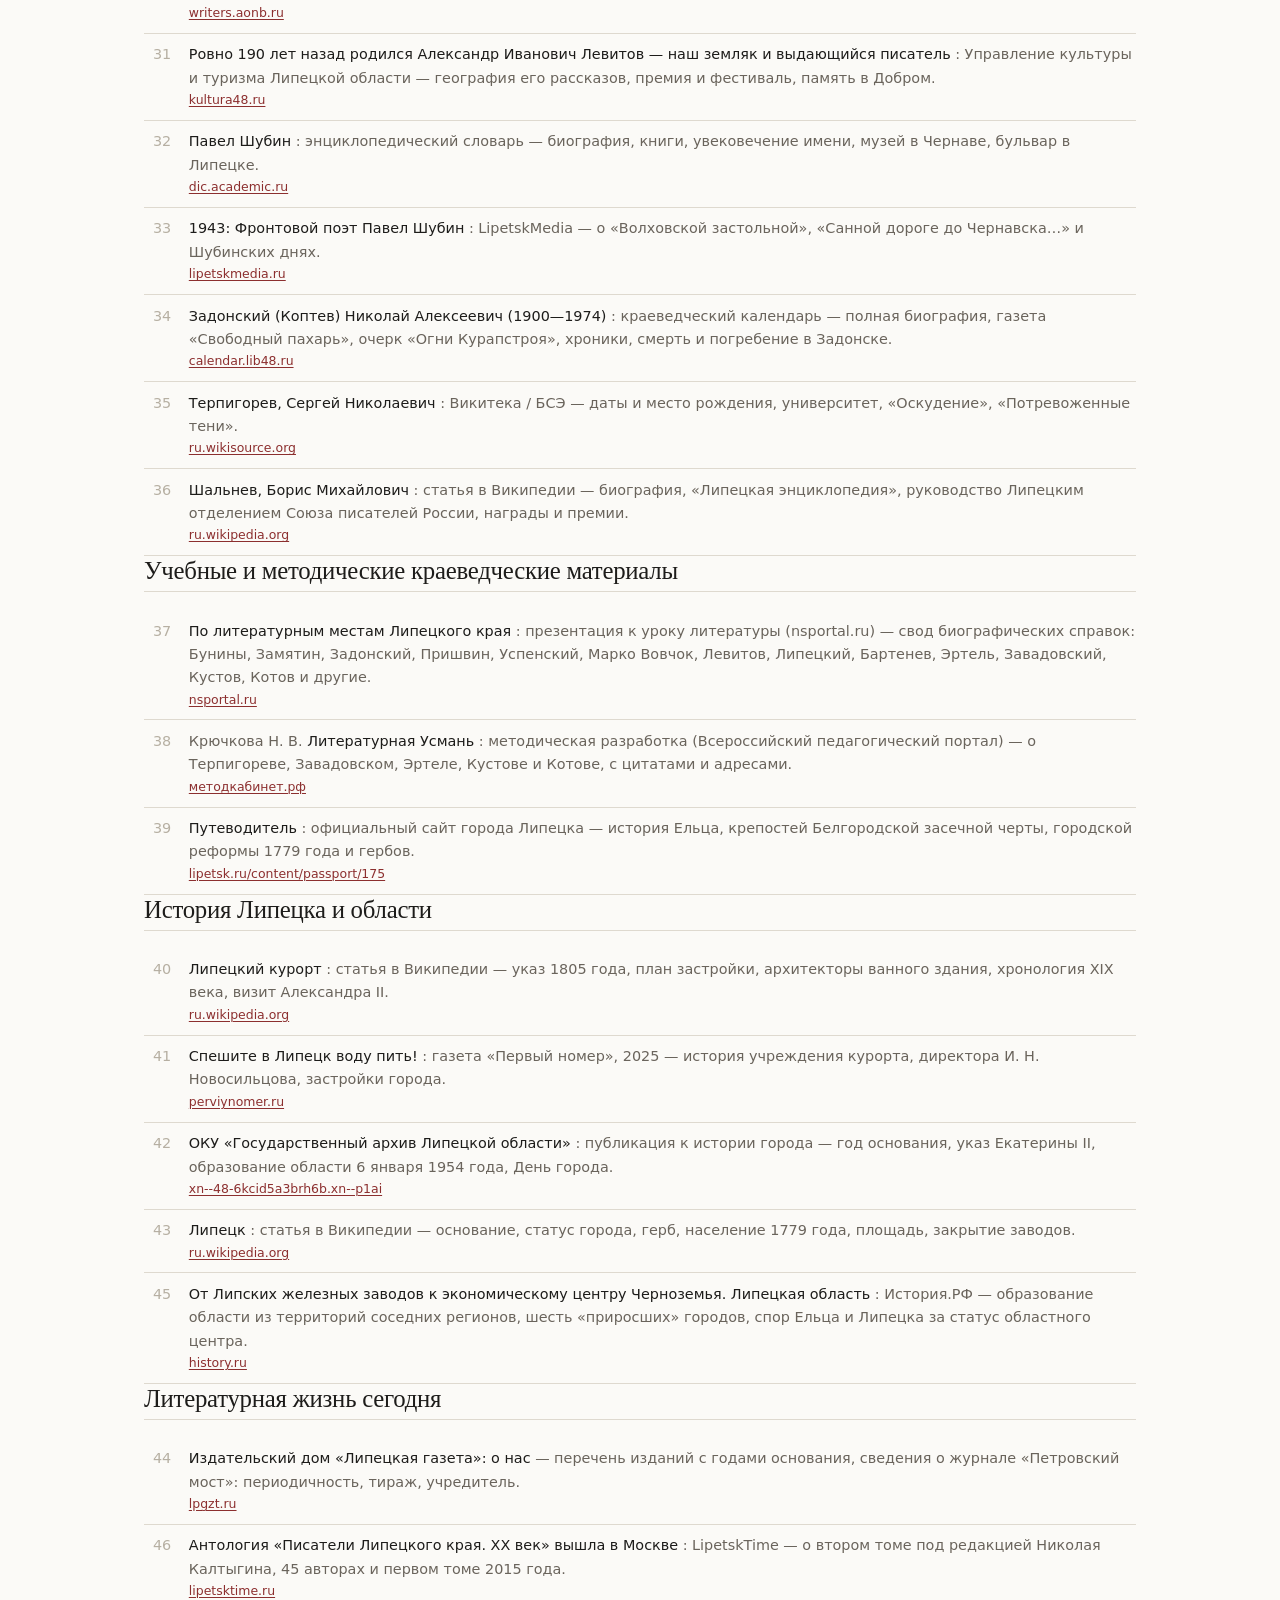
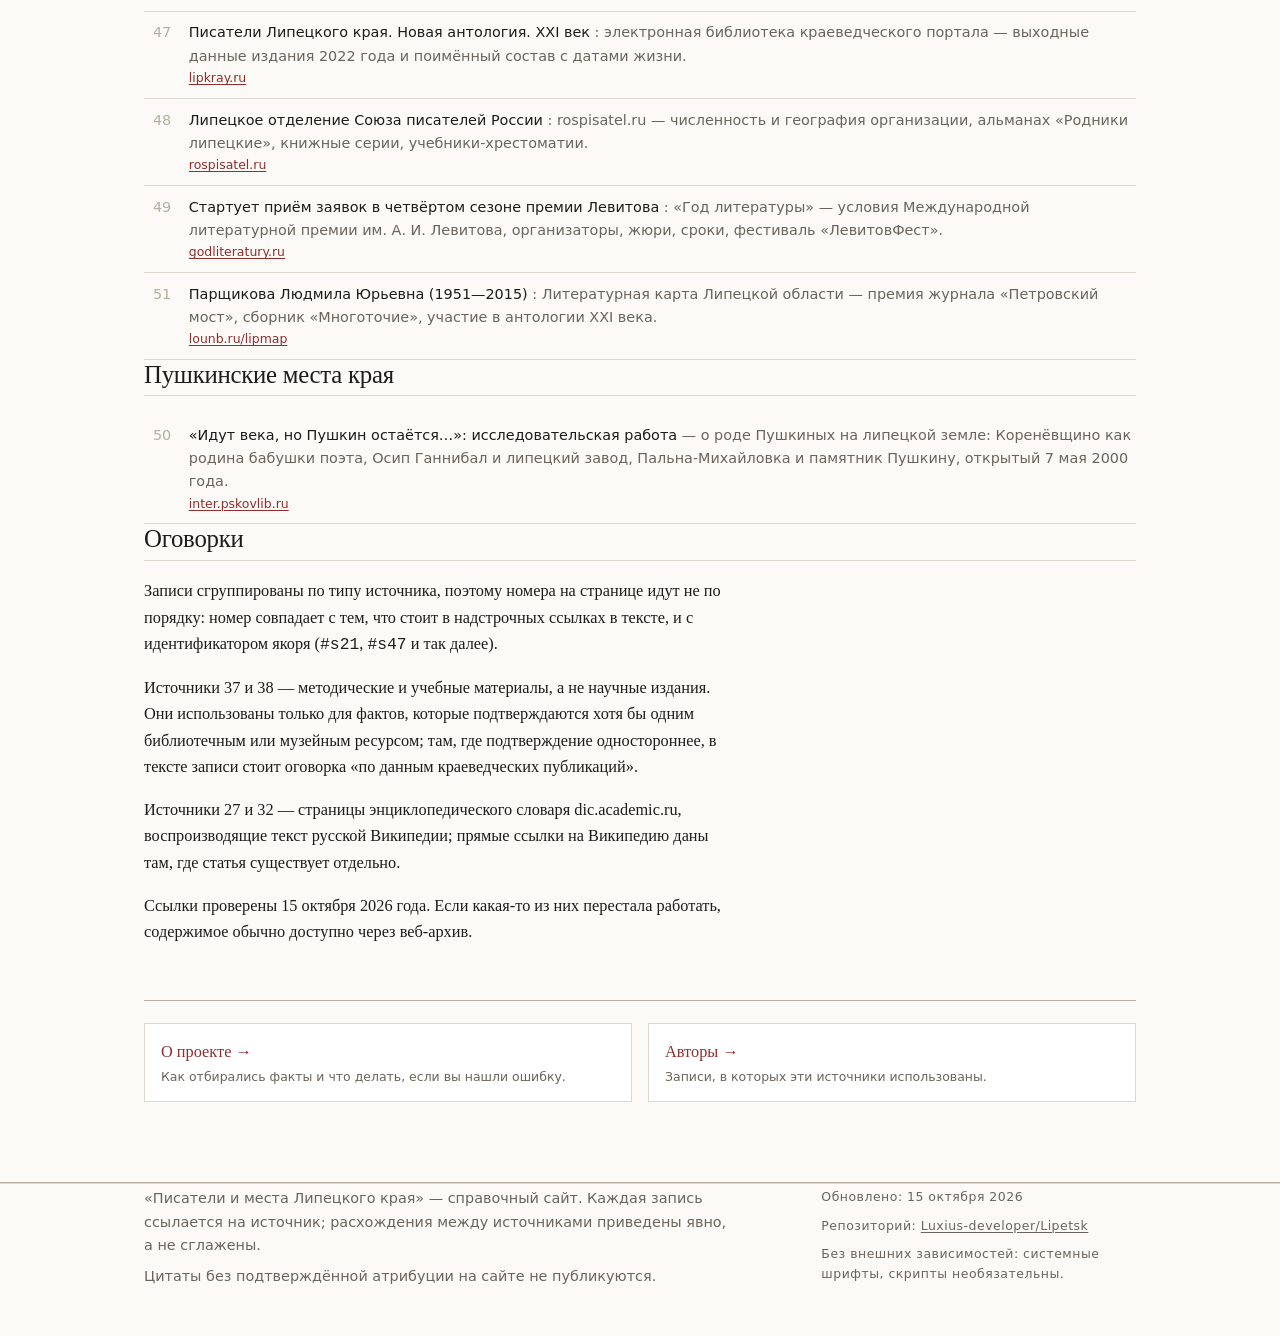
<file: istochniki.html>
<!DOCTYPE html>
<html lang="ru">
<head>
<meta charset="utf-8">
<meta name="viewport" content="width=device-width, initial-scale=1">
<title>Источники — Писатели и места Липецкого края</title>
<meta name="description" content="Список из 51 источника, использованного на сайте: краеведческие порталы и библиотечные проекты Липецкой области, музейные сайты, энциклопедии, периодика.">
<meta name="theme-color" content="#fbfaf7" media="(prefers-color-scheme: light)">
<meta name="theme-color" content="#14151a" media="(prefers-color-scheme: dark)">
<link rel="icon" href="assets/img/favicon.svg" type="image/svg+xml">
<link rel="stylesheet" href="assets/css/style.css">
</head>
<body>

<a class="skip-link" href="#main">К содержанию</a>

<header class="masthead">
  <div class="wrap masthead-inner">
    <a class="wordmark" href="index.html">Писатели и места<span>Липецкий край · литературный справочник</span></a>
    <nav class="nav" aria-label="Разделы сайта">
      <ul>
        <li><a href="index.html">Главная</a></li>
        <li><a href="avtory.html">Авторы</a></li>
        <li><a href="mesta.html">Места</a></li>
        <li><a href="hronologiya.html">Хронология</a></li>
        <li><a href="segodnya.html">Сегодня</a></li>
        <li><a href="istochniki.html" aria-current="page">Источники</a></li>
        <li><a href="o-proekte.html">О проекте</a></li>
      </ul>
    </nav>
  </div>
</header>

<main id="main">
<div class="wrap">

  <div class="page-head">
    <p class="kicker">Библиография</p>
    <h1>Источники</h1>
    <p class="lede">Пятьдесят одно название. Номер источника совпадает с номером в надстрочной
      ссылке в тексте записей: например, <sup><a href="#s21">21</a></sup> ведёт к статье
      о Михаиле Пришвине. Дата обращения ко всем сетевым источникам — 15 октября 2026 года.</p>
  </div>

  <p class="note">Приоритет отдавался местным источникам: библиотечным краеведческим проектам,
    музейным сайтам и областным изданиям. Там, где они расходятся между собой, расхождение
    перенесено в текст записи, а не устранено произвольно.</p>

  <div class="sources-block">

  <h2 class="section-title">Краеведческие ресурсы библиотек и порталов</h2>
  <ol class="sources">
    <li id="s1"><span class="num">1</span><cite>Литературная карта Липецкой области</cite> : проект Липецкой областной
      универсальной научной библиотеки. Разделы «Уроженцы Липецкого края», «Жили, пребывали
      в Липецком крае», «Географический указатель», «Памятные места», «Литературные премии»,
      «Литературные объединения».
      <span class="url"><a href="http://lounb.ru/lipmap/">lounb.ru/lipmap</a> · зеркало:
        <a href="http://map.lib48.ru/">map.lib48.ru</a></span></li>
    <li id="s2"><span class="num">2</span><cite>Краеведческий портал Липецкой области</cite> : разделы «Люди»,
      «Достопримечательности», «Электронная библиотека», страницы городов и округов.
      <span class="url"><a href="https://lipkray.ru/">lipkray.ru</a></span></li>
    <li id="s3"><span class="num">3</span><cite>События и даты Липецкого края</cite> : краеведческий календарь
      Липецкой областной универсальной научной библиотеки. Ежегодные выпуски с биографическими
      справками и библиографией.
      <span class="url"><a href="https://calendar.lib48.ru/">calendar.lib48.ru</a></span></li>
    <li id="s4"><span class="num">4</span><cite>Поэты и писатели земли Липецкой</cite> : виртуальная выставка
      Липецкой областной библиотеки — обзоры книг липецких авторов.
      <span class="url"><a href="https://lib48.ru/virtual/poety-i-pisateli-zemli-lipetskoj">lib48.ru/virtual/poety-i-pisateli-zemli-lipetskoj</a></span></li>
    <li id="s5"><span class="num">5</span><cite>Литературное краеведение</cite> : социальный проект Липецкой писательской
      организации — отчёты о выездных вечерах, конференциях и презентациях 2014 года.
      <span class="url"><a href="http://nko48.ru/sotsialnye_proekty_nko/literaturnoe-kraevedenie">nko48.ru</a></span></li>
  </ol>

  <h2 class="section-title">Музеи и памятные места</h2>
  <ol class="sources">
    <li id="s6"><span class="num">6</span><cite>Дом-музей И. А. Бунина</cite> : справка краеведческого портала
      Липецкой области об усадьбе в Озёрках, истории её восстановления и хранителях.
      <span class="url"><a href="https://lipkray.ru/mesta/dom-muzej-i-a-bunina">lipkray.ru/mesta/dom-muzej-i-a-bunina</a></span></li>
    <li id="s7"><span class="num">7</span><cite>Становлянский округ: история, символика, знаменитые люди,
      достопримечательности</cite> : краеведческий портал Липецкой области — о музее Пришвина
      в Пальна-Михайловке, Аллее культуры, бунинских усадьбах округа.
      <span class="url"><a href="https://lipkray.ru/stanovoe">lipkray.ru/stanovoe</a></span></li>
    <li id="s8"><span class="num">8</span><cite>Адреса и график работы</cite> : Государственный музей-заповедник
      Л. Н. Толстого — сведения о филиале «Мемориальный музей памяти Л. Н. Толстого „Астапово“»,
      включая объявление о закрытии на реставрацию с 25 мая 2026 года по 31 августа 2027 года.
      <span class="url"><a href="https://tolstoymuseum.ru/contacts/addresses-and-schedule/">tolstoymuseum.ru/contacts/addresses-and-schedule</a></span></li>
    <li id="s9"><span class="num">9</span><cite>Лев Толстой (Липецкая область)</cite> : статья в Википедии — история посёлка,
      переименование станции Астапово, музей, краеведческий музей и картинная галерея.
      <span class="url"><a href="https://ru.wikipedia.org/wiki/%D0%9B%D0%B5%D0%B2_%D0%A2%D0%BE%D0%BB%D1%81%D1%82%D0%BE%D0%B9_(%D0%9B%D0%B8%D0%BF%D0%B5%D1%86%D0%BA%D0%B0%D1%8F_%D0%BE%D0%B1%D0%BB%D0%B0%D1%81%D1%82%D1%8C)">ru.wikipedia.org</a></span></li>
    <li id="s10"><span class="num">10</span><cite>Лебедянь Замятинского уезда</cite> : «Коммерсантъ», 16 октября 2021 —
      о доме-музее Е. И. Замятина, семье писателя, краеведческом музее им. П. Н. Черменского
      и пребывании Б. М. Кустодиева в Лебедяни.
      <span class="url"><a href="https://www.kommersant.ru/doc/5031049">kommersant.ru/doc/5031049</a></span></li>
    <li id="s11"><span class="num">11</span><cite>Лебедянь</cite> : путеводитель Wikivoyage — адрес, телефон и часы работы
      дома-музея Е. И. Замятина.
      <span class="url"><a href="https://ru.wikivoyage.org/wiki/%D0%9B%D0%B5%D0%B1%D0%B5%D0%B4%D1%8F%D0%BD%D1%8C">ru.wikivoyage.org</a></span></li>
    <li id="s12"><span class="num">12</span><cite>Дом Николая Задонского, кон. XIX в.</cite> : реестр объектов культурного
      наследия, Госдирекция по охране культурного наследия Липецкой области — адрес, датировка,
      охранный статус, архитектурное описание.
      <span class="url"><a href="https://cultura48.ru/object/dom-nikolaya-zadonskogo-kon-xix-v/">cultura48.ru</a></span></li>
    <li id="s13"><span class="num">13</span><cite>Парк в селе Пальна-Михайловка</cite> : памятник природы, Липецкая областная
      универсальная научная библиотека — история усадьбы Перваго — Стаховичей, пребывание Пушкина,
      дуб и памятник поэту.
      <span class="url"><a href="http://lounb.ru/lipparks/oopt/park-v-sele-palna-mikhajlovka">lounb.ru/lipparks</a></span></li>
    <li id="s14"><span class="num">14</span><cite>Пальна-Михайловка</cite> : «Точка на карте» — состав усадебного ансамбля,
      охранный статус, посетители усадьбы.
      <span class="url"><a href="https://tochka-na-karte.ru/Goroda-i-Gosudarstva/13507-Palna-Mihajlovka.html">tochka-na-karte.ru</a></span></li>
    <li id="s15"><span class="num">15</span><cite>Здесь жил гений. Литературные места Липецкой области</cite> : «Аргументы
      и факты — Черноземье» — о доме-музее Замятина, имении Васильевка, Астапове,
      пребывании Пришвина в Ельце.
      <span class="url"><a href="https://chr.aif.ru/lip/people/zdes_zhil_geniy_literaturnye_mesta_lipeckoy_oblasti">chr.aif.ru</a></span></li>
  </ol>

  <h2 class="section-title">Персоналии: биографические справки</h2>
  <ol class="sources">
    <li id="s16"><span class="num">16</span><cite>Замятин Евгений Иванович (1884—1937)</cite> : краеведческий календарь
      «События и даты Липецкого края» — дата рождения, история романа «Мы», библиография.
      <span class="url"><a href="https://calendar.lib48.ru/all-dates/zamyatin-evgenij-ivanovich-1884-1938">calendar.lib48.ru</a></span></li>
    <li id="s17"><span class="num">17</span><cite>Липецкий (Каменский) Алексей Владимирович (1887—1942)</cite> : краеведческий
      календарь — подробная биография, адреса домов в Липецке, премия имени писателя.
      <span class="url"><a href="https://calendar.lib48.ru/all-dates/aleksej-lipetskij-kamenskij-1887-1942">calendar.lib48.ru</a></span></li>
    <li id="s18"><span class="num">18</span><cite>Липецкий Алексей (Каменский Алексей Владимирович)</cite> : Литературная карта
      Липецкой области — биография и библиография произведений, литература о жизни и творчестве.
      <span class="url"><a href="http://map.lib48.ru/personalii/urozhentsy-lipetskogo-kraya/80-lipetskij-a-v">map.lib48.ru</a></span></li>
    <li id="s19"><span class="num">19</span><cite>Розанов Василий Васильевич (1856—1919)</cite> : краеведческий календарь —
      елецкий период, труды, брак, мемориальная доска 2006 года.
      <span class="url"><a href="https://calendar.lib48.ru/all-dates/rozanov-vasilij-vasilevich-1856-1919">calendar.lib48.ru</a></span></li>
    <li id="s20"><span class="num">20</span><cite>Розанов Василий Васильевич (1856—1919)</cite> : Литературная карта
      Липецкой области — точные даты работы в Елецкой мужской гимназии, перевод «Метафизики»
      Аристотеля, место венчания.
      <span class="url"><a href="https://map.lib48.ru/personalii/zhili-prebyvali-v-lipetskom-krae/115-rozanov-v-v">map.lib48.ru</a></span></li>
    <li id="s21"><span class="num">21</span><cite>Пришвин, Михаил Михайлович</cite> : статья в Википедии — место и дата рождения,
      Елецкая гимназия и обстоятельства отчисления, псевдонимы, возвращение под Елец в 1918 году,
      память.
      <span class="url"><a href="https://ru.wikipedia.org/wiki/%D0%9F%D1%80%D0%B8%D1%88%D0%B2%D0%B8%D0%BD,_%D0%9C%D0%B8%D1%85%D0%B0%D0%B8%D0%BB_%D0%9C%D0%B8%D1%85%D0%B0%D0%B9%D0%BB%D0%BE%D0%B2%D0%B8%D1%87">ru.wikipedia.org</a></span></li>
    <li id="s22"><span class="num">22</span><cite>Хрущёво-Лёвшино</cite> : статья в Википедии — упразднённая деревня
      Становлянского района, владельцы окрестных земель, могила матери писателя.
      <span class="url"><a href="https://ru.wikipedia.org/wiki/%D0%A5%D1%80%D1%83%D1%89%D1%91%D0%B2%D0%BE-%D0%9B%D1%91%D0%B2%D1%88%D0%B8%D0%BD%D0%BE">ru.wikipedia.org</a></span></li>
    <li id="s23"><span class="num">23</span><cite>Елецкая классическая мужская гимназия</cite> : статья в Википедии —
      год основания, преподаватели, персоналии.
      <span class="url"><a href="https://ru.wikipedia.org/wiki/%D0%95%D0%BB%D0%B5%D1%86%D0%BA%D0%B0%D1%8F_%D0%BA%D0%BB%D0%B0%D1%81%D1%81%D0%B8%D1%87%D0%B5%D1%81%D0%BA%D0%B0%D1%8F_%D0%BC%D1%83%D0%B6%D1%81%D0%BA%D0%B0%D1%8F_%D0%B3%D0%B8%D0%BC%D0%BD%D0%B0%D0%B7%D0%B8%D1%8F">ru.wikipedia.org</a></span></li>
    <li id="s24"><span class="num">24</span><cite>Лермонтов Михаил Юрьевич (1814—1841)</cite> : Литературная карта
      Липецкой области — усадьба Кропотово, Васильевское Арсеньевых, судьба имения,
      памятный знак, библиография.
      <span class="url"><a href="http://map.lib48.ru/index.php/personalii/zhili-prebyvali-v-lipetskom-krae/62-lermontov-m-yu">map.lib48.ru</a></span></li>
    <li id="s25"><span class="num">25</span><cite>Анна Петровна Бунина</cite> : музей-усадьба «Рязанка» — даты жизни,
      прозвища поэтессы, проект музеефикации памятных мест в Урусове.
      <span class="url"><a href="https://usadba-ryazanka.ru/about_manor/a_p_bunina/index.php">usadba-ryazanka.ru</a></span></li>
    <li id="s26"><span class="num">26</span><cite>Бунина Анна Петровна</cite> : Усманская библиотека, цикл «Усмань
      в биографии известных писателей и поэтов» — усманский и липецкий периоды жизни поэтессы,
      лечение на водах.
      <span class="url"><a href="https://usmanlib.ru/kray/literature/bunina-anna-petrovna">usmanlib.ru</a></span></li>
    <li id="s27"><span class="num">27</span><cite>Мария Александровна Вилинская (Марко Вовчок)</cite> : энциклопедический
      словарь — даты и место рождения, родство с Д. И. Писаревым, основные издания.
      <span class="url"><a href="https://dic.academic.ru/dic.nsf/ruwiki/1024626">dic.academic.ru</a></span></li>
    <li id="s28"><span class="num">28</span><cite>Писарев, Дмитрий Иванович</cite> : статья в Википедии — место рождения,
      биография, обстоятельства гибели.
      <span class="url"><a href="https://ru.wikipedia.org/wiki/%D0%9F%D0%B8%D1%81%D0%B0%D1%80%D0%B5%D0%B2,_%D0%94%D0%BC%D0%B8%D1%82%D1%80%D0%B8%D0%B9_%D0%98%D0%B2%D0%B0%D0%BD%D0%BE%D0%B2%D0%B8%D1%87">ru.wikipedia.org</a></span></li>
    <li id="s29"><span class="num">29</span><cite>Левитов Александр Иванович</cite> : биографический указатель «Хронос» —
      даты, ссылка, публикации, издания.
      <span class="url"><a href="http://hrono.ru/biograf/bio_l/levitov_ai.php">hrono.ru</a></span></li>
    <li id="s30"><span class="num">30</span><cite>Левитов А. И.</cite> : литературная карта «Литературный Север»
      (Архангельская областная научная библиотека) — подробная биография с датами ссылки
      и возвращением в Лебедянь.
      <span class="url"><a href="https://writers.aonb.ru/levitov-a.i.html">writers.aonb.ru</a></span></li>
    <li id="s31"><span class="num">31</span><cite>Ровно 190 лет назад родился Александр Иванович Левитов — наш земляк
      и выдающийся писатель</cite> : Управление культуры и туризма Липецкой области —
      география его рассказов, премия и фестиваль, память в Добром.
      <span class="url"><a href="https://kultura48.ru/media/news/novosti-regiona/rovno-190-let-nazad-rodilsya-aleksandr-ivanovich-levitov-nash-zemlyak-i-vydayushchiysya-pisatel/">kultura48.ru</a></span></li>
    <li id="s32"><span class="num">32</span><cite>Павел Шубин</cite> : энциклопедический словарь — биография, книги,
      увековечение имени, музей в Чернаве, бульвар в Липецке.
      <span class="url"><a href="https://dic.academic.ru/dic.nsf/ruwiki/1083117">dic.academic.ru</a></span></li>
    <li id="s33"><span class="num">33</span><cite>1943: Фронтовой поэт Павел Шубин</cite> : LipetskMedia — о «Волховской
      застольной», «Санной дороге до Чернавска…» и Шубинских днях.
      <span class="url"><a href="https://lipetskmedia.ru/news/view/46928-1943__Frontovoii.html">lipetskmedia.ru</a></span></li>
    <li id="s34"><span class="num">34</span><cite>Задонский (Коптев) Николай Алексеевич (1900—1974)</cite> : краеведческий
      календарь — полная биография, газета «Свободный пахарь», очерк «Огни Курапстроя»,
      хроники, смерть и погребение в Задонске.
      <span class="url"><a href="https://calendar.lib48.ru/all-dates/zadonskij-koptev-nikolaj-alekseevich-1900-1974">calendar.lib48.ru</a></span></li>
    <li id="s35"><span class="num">35</span><cite>Терпигорев, Сергей Николаевич</cite> : Викитека / БСЭ — даты и место
      рождения, университет, «Оскудение», «Потревоженные тени».
      <span class="url"><a href="https://ru.wikisource.org/wiki/%D0%A1%D0%B5%D1%80%D0%B3%D0%B5%D0%B9_%D0%9D%D0%B8%D0%BA%D0%BE%D0%BB%D0%B0%D0%B5%D0%B2%D0%B8%D1%87_%D0%A2%D0%B5%D1%80%D0%BF%D0%B8%D0%B3%D0%BE%D1%80%D0%B5%D0%B2">ru.wikisource.org</a></span></li>
    <li id="s36"><span class="num">36</span><cite>Шальнев, Борис Михайлович</cite> : статья в Википедии — биография,
      «Липецкая энциклопедия», руководство Липецким отделением Союза писателей России, награды
      и премии.
      <span class="url"><a href="https://ru.wikipedia.org/wiki/%D0%A8%D0%B0%D0%BB%D1%8C%D0%BD%D0%B5%D0%B2,_%D0%91%D0%BE%D1%80%D0%B8%D1%81_%D0%9C%D0%B8%D1%85%D0%B0%D0%B9%D0%BB%D0%BE%D0%B2%D0%B8%D1%87">ru.wikipedia.org</a></span></li>
  </ol>

  <h2 class="section-title">Учебные и методические краеведческие материалы</h2>
  <ol class="sources">
    <li id="s37"><span class="num">37</span><cite>По литературным местам Липецкого края</cite> : презентация к уроку
      литературы (nsportal.ru) — свод биографических справок: Бунины, Замятин, Задонский,
      Пришвин, Успенский, Марко Вовчок, Левитов, Липецкий, Бартенев, Эртель, Завадовский,
      Кустов, Котов и другие.
      <span class="url"><a href="https://nsportal.ru/shkola/raznoe/library/2015-12-07/po-literaturnym-mestam-lipetskogo-kraya">nsportal.ru</a></span></li>
    <li id="s38"><span class="num">38</span>Крючкова Н. В. <cite>Литературная Усмань</cite> : методическая разработка
      (Всероссийский педагогический портал) — о Терпигореве, Завадовском, Эртеле, Кустове
      и Котове, с цитатами и адресами.
      <span class="url"><a href="http://xn--d1ababplg1a.xn--p1ai/index.php/publications/literatura/99-kryuchkova.html">методкабинет.рф</a></span></li>
    <li id="s39"><span class="num">39</span><cite>Путеводитель</cite> : официальный сайт города Липецка — история Ельца,
      крепостей Белгородской засечной черты, городской реформы 1779 года и гербов.
      <span class="url"><a href="http://www.lipetsk.ru/content/passport/175">lipetsk.ru/content/passport/175</a></span></li>
  </ol>

  <h2 class="section-title">История Липецка и области</h2>
  <ol class="sources">
    <li id="s40"><span class="num">40</span><cite>Липецкий курорт</cite> : статья в Википедии — указ 1805 года,
      план застройки, архитекторы ванного здания, хронология XIX века, визит Александра II.
      <span class="url"><a href="https://ru.wikipedia.org/wiki/%D0%9B%D0%B8%D0%BF%D0%B5%D1%86%D0%BA%D0%B8%D0%B9_%D0%BA%D1%83%D1%80%D0%BE%D1%80%D1%82">ru.wikipedia.org</a></span></li>
    <li id="s41"><span class="num">41</span><cite>Спешите в Липецк воду пить!</cite> : газета «Первый номер», 2025 —
      история учреждения курорта, директора И. Н. Новосильцова, застройки города.
      <span class="url"><a href="https://perviynomer.ru/2025/07/speshite-v-lipeczk-vodu-pit-2/">perviynomer.ru</a></span></li>
    <li id="s42"><span class="num">42</span><cite>ОКУ «Государственный архив Липецкой области»</cite> : публикация
      к истории города — год основания, указ Екатерины II, образование области 6 января 1954 года,
      День города.
      <span class="url"><a href="https://xn--48-6kcid5a3brh6b.xn--p1ai/5172-2/">xn--48-6kcid5a3brh6b.xn--p1ai</a></span></li>
    <li id="s43"><span class="num">43</span><cite>Липецк</cite> : статья в Википедии — основание, статус города, герб,
      население 1779 года, площадь, закрытие заводов.
      <span class="url"><a href="https://ru.wikipedia.org/wiki/%D0%9B%D0%B8%D0%BF%D0%B5%D1%86%D0%BA">ru.wikipedia.org</a></span></li>
    <li id="s45"><span class="num">45</span><cite>От Липских железных заводов к экономическому центру Черноземья.
      Липецкая область</cite> : История.РФ — образование области из территорий соседних регионов,
      шесть «приросших» городов, спор Ельца и Липецка за статус областного центра.
      <span class="url"><a href="https://history.ru/read/articles/ot-lipskih-zheleznyh-zavodov-k-ekonomicheskomu-centru-chernozemya-lipeckaya-oblast">history.ru</a></span></li>
  </ol>

  <h2 class="section-title">Литературная жизнь сегодня</h2>
  <ol class="sources">
    <li id="s44"><span class="num">44</span><cite>Издательский дом «Липецкая газета»: о нас</cite> — перечень изданий
      с годами основания, сведения о журнале «Петровский мост»: периодичность, тираж, учредитель.
      <span class="url"><a href="https://www.lpgzt.ru/pages/?CODE=about.htm">lpgzt.ru</a></span></li>
    <li id="s46"><span class="num">46</span><cite>Антология «Писатели Липецкого края. XX век» вышла в Москве</cite> :
      LipetskTime — о втором томе под редакцией Николая Калтыгина, 45 авторах и первом томе
      2015 года.
      <span class="url"><a href="https://lipetsktime.ru/news/society/antologiya_pisateli_lipetskogo_kraya_xx_vek_vyshla_v_moskve/">lipetsktime.ru</a></span></li>
    <li id="s47"><span class="num">47</span><cite>Писатели Липецкого края. Новая антология. XXI век</cite> : электронная
      библиотека краеведческого портала — выходные данные издания 2022 года и поимённый состав
      с датами жизни.
      <span class="url"><a href="https://lipkray.ru/bibl/knigi/pisateli-lipetskogo-kraya-novaya-antologiya-21-vek">lipkray.ru</a></span></li>
    <li id="s48"><span class="num">48</span><cite>Липецкое отделение Союза писателей России</cite> : rospisatel.ru —
      численность и география организации, альманах «Родники липецкие», книжные серии,
      учебники-хрестоматии.
      <span class="url"><a href="http://www.rospisatel.ru/lipezk-otdelenije%20sp.htm">rospisatel.ru</a></span></li>
    <li id="s49"><span class="num">49</span><cite>Стартует приём заявок в четвёртом сезоне премии Левитова</cite> :
      «Год литературы» — условия Международной литературной премии им. А. И. Левитова,
      организаторы, жюри, сроки, фестиваль «ЛевитовФест».
      <span class="url"><a href="https://godliteratury.ru/articles/2023-12-01/startuet-priem-zaiavok-v-chetvertom-sezone-premii-levitova">godliteratury.ru</a></span></li>
    <li id="s51"><span class="num">51</span><cite>Парщикова Людмила Юрьевна (1951—2015)</cite> : Литературная карта
      Липецкой области — премия журнала «Петровский мост», сборник «Многоточие»,
      участие в антологии XXI века.
      <span class="url"><a href="http://lounb.ru/lipmap/index.php/personalii/urozhentsy-lipetskogo-kraya/310-parshchikova-lyudmila-yurevna-1951">lounb.ru/lipmap</a></span></li>
  </ol>

  <h2 class="section-title">Пушкинские места края</h2>
  <ol class="sources">
    <li id="s50"><span class="num">50</span><cite>«Идут века, но Пушкин остаётся…»: исследовательская работа</cite> —
      о роде Пушкиных на липецкой земле: Коренёвщино как родина бабушки поэта, Осип Ганнибал
      и липецкий завод, Пальна-Михайловка и памятник Пушкину, открытый 7 мая 2000 года.
      <span class="url"><a href="https://inter.pskovlib.ru/pushkin180/raznoe/484-idut-veka-no-pushkin-ostajotsya-issledovatelskaya-rabota">inter.pskovlib.ru</a></span></li>
  </ol>

  </div><!-- /.sources-block -->

  <section id="zameny" aria-labelledby="zameny-title">
    <h2 class="section-title" id="zameny-title">Оговорки</h2>
    <p>Записи сгруппированы по типу источника, поэтому номера на странице идут не по порядку:
      номер совпадает с тем, что стоит в надстрочных ссылках в тексте, и с идентификатором якоря
      (<code>#s21</code>, <code>#s47</code> и так далее).</p>
    <p>Источники 37 и 38 — методические и учебные материалы, а не научные издания. Они использованы
      только для фактов, которые подтверждаются хотя бы одним библиотечным или музейным ресурсом;
      там, где подтверждение одностороннее, в тексте записи стоит оговорка
      «по данным краеведческих публикаций».</p>
    <p>Источники 27 и 32 — страницы энциклопедического словаря dic.academic.ru, воспроизводящие
      текст русской Википедии; прямые ссылки на Википедию даны там, где статья существует
      отдельно.</p>
    <p>Ссылки проверены 15 октября 2026 года. Если какая-то из них перестала работать,
      содержимое обычно доступно через веб-архив.</p>
  </section>

  <div class="next">
    <a href="o-proekte.html">
      <span class="t">О проекте →</span>
      <span class="d">Как отбирались факты и что делать, если вы нашли ошибку.</span>
    </a>
    <a href="avtory.html">
      <span class="t">Авторы →</span>
      <span class="d">Записи, в которых эти источники использованы.</span>
    </a>
  </div>

</div>
</main>

<footer class="colophon">
  <div class="wrap">
    <div>
      <p>«Писатели и места Липецкого края» — справочный сайт. Каждая запись ссылается на источник;
        расхождения между источниками приведены явно, а не сглажены.</p>
      <p>Цитаты без подтверждённой атрибуции на сайте не публикуются.</p>
    </div>
    <div class="stamp">
      <p>Обновлено: <span data-revised="15 октября 2026">15 октября 2026</span></p>
      <p>Репозиторий: <a href="https://github.com/Luxius-developer/Lipetsk">Luxius-developer/Lipetsk</a></p>
      <p>Без внешних зависимостей: системные шрифты, скрипты необязательны.</p>
    </div>
  </div>
</footer>

<script src="assets/js/main.js" defer></script>
</body>
</html>
</file>
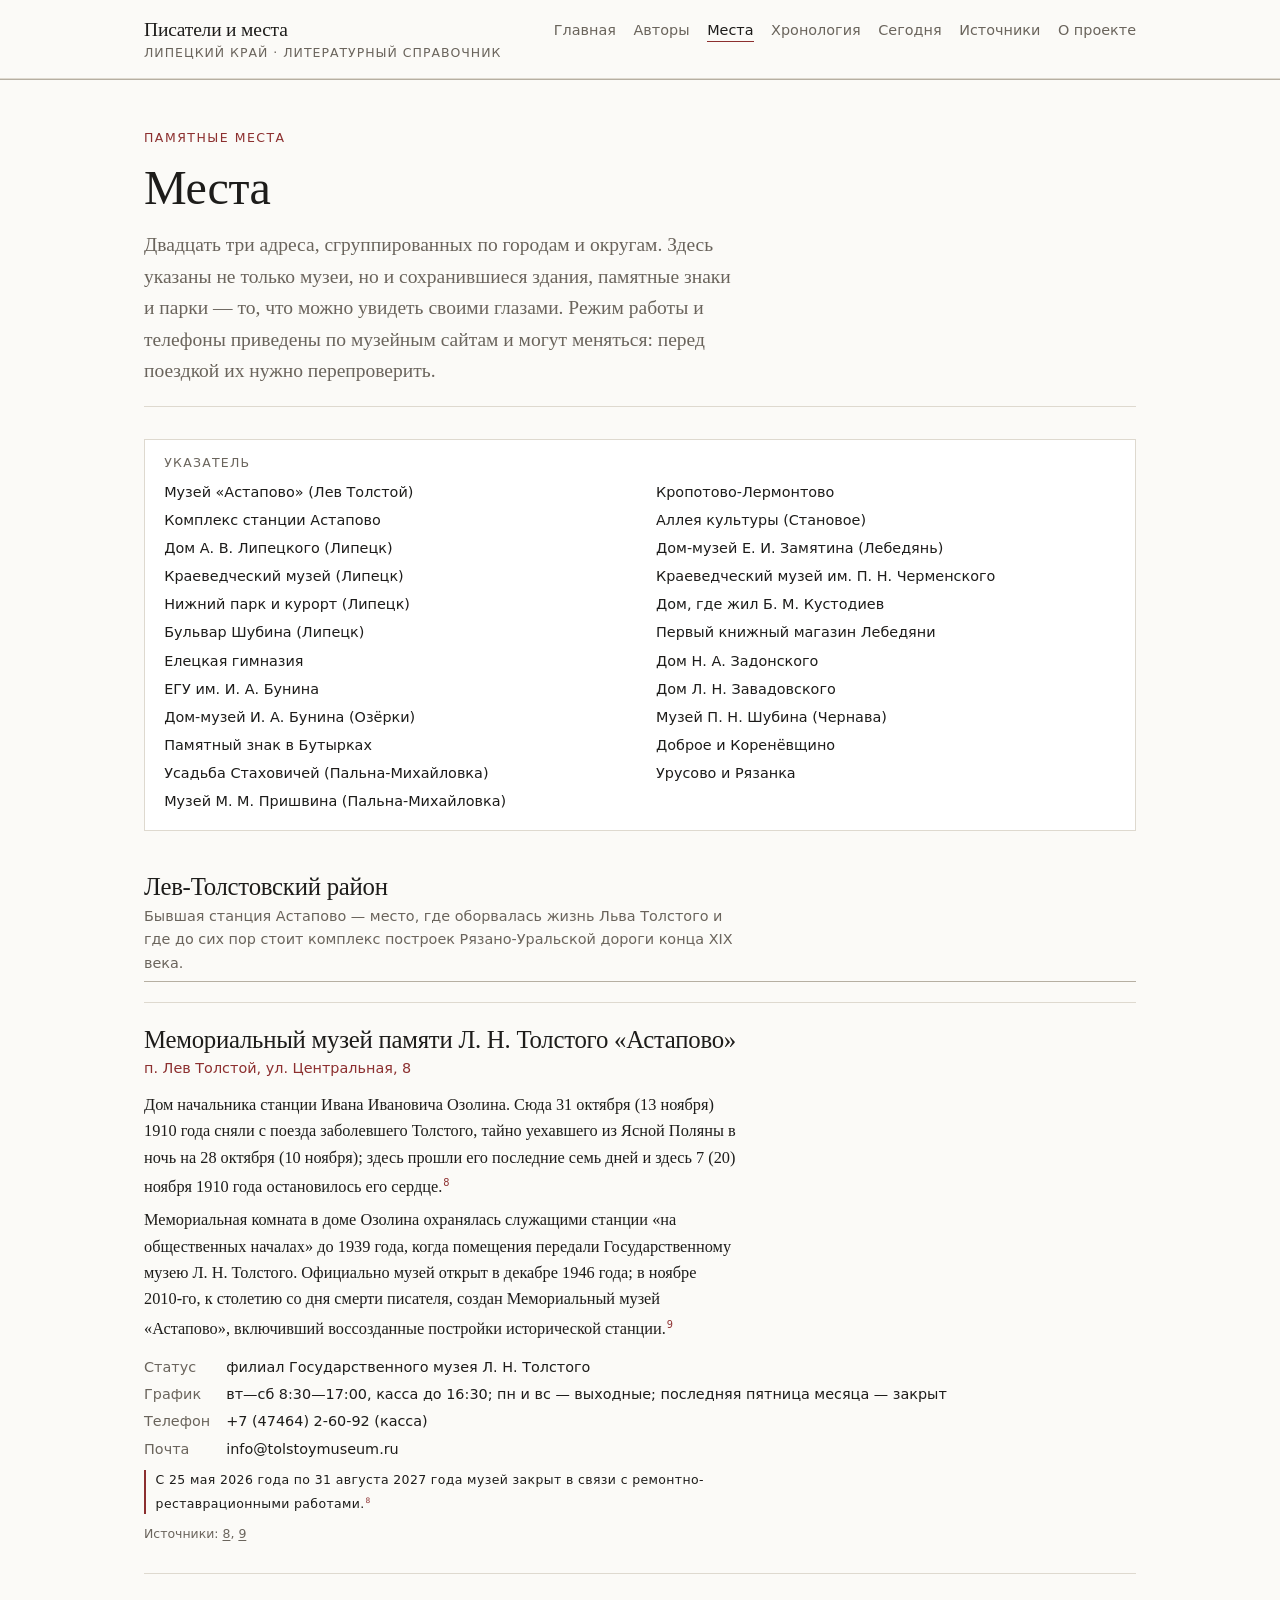
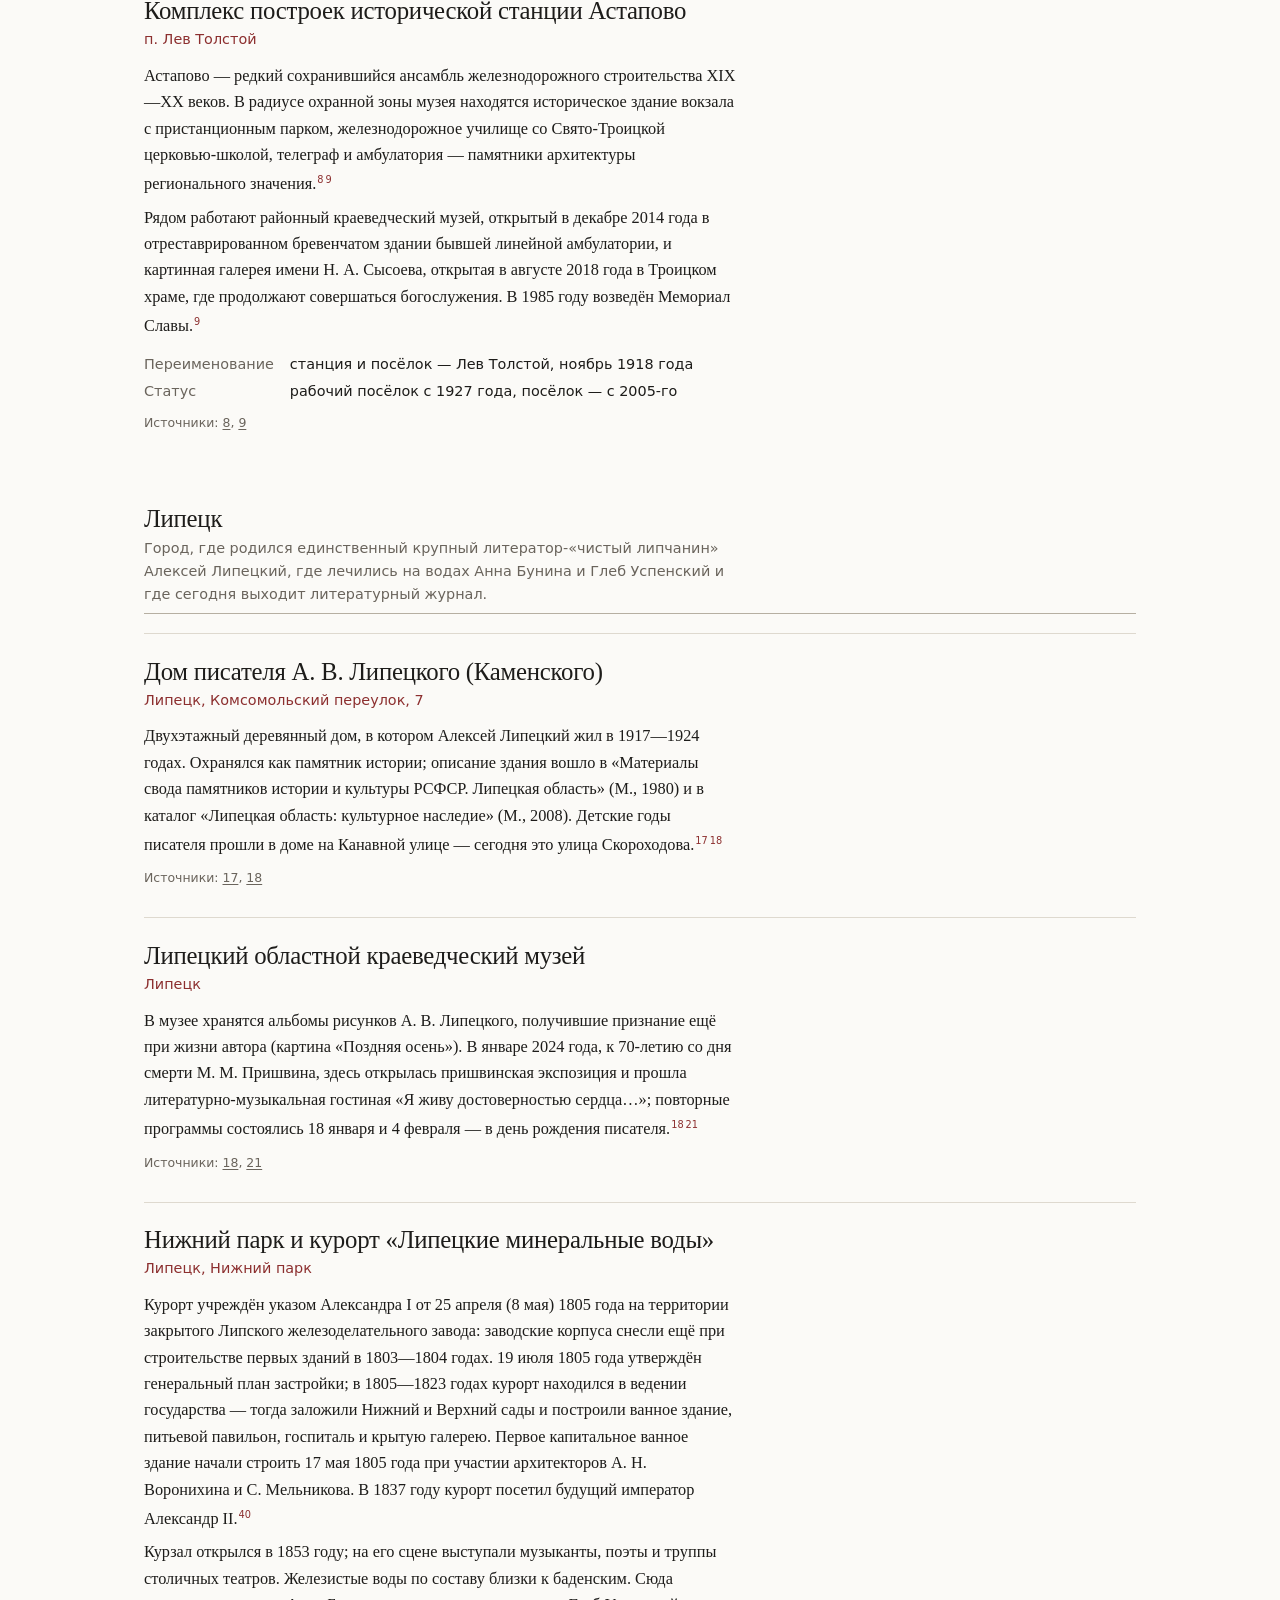
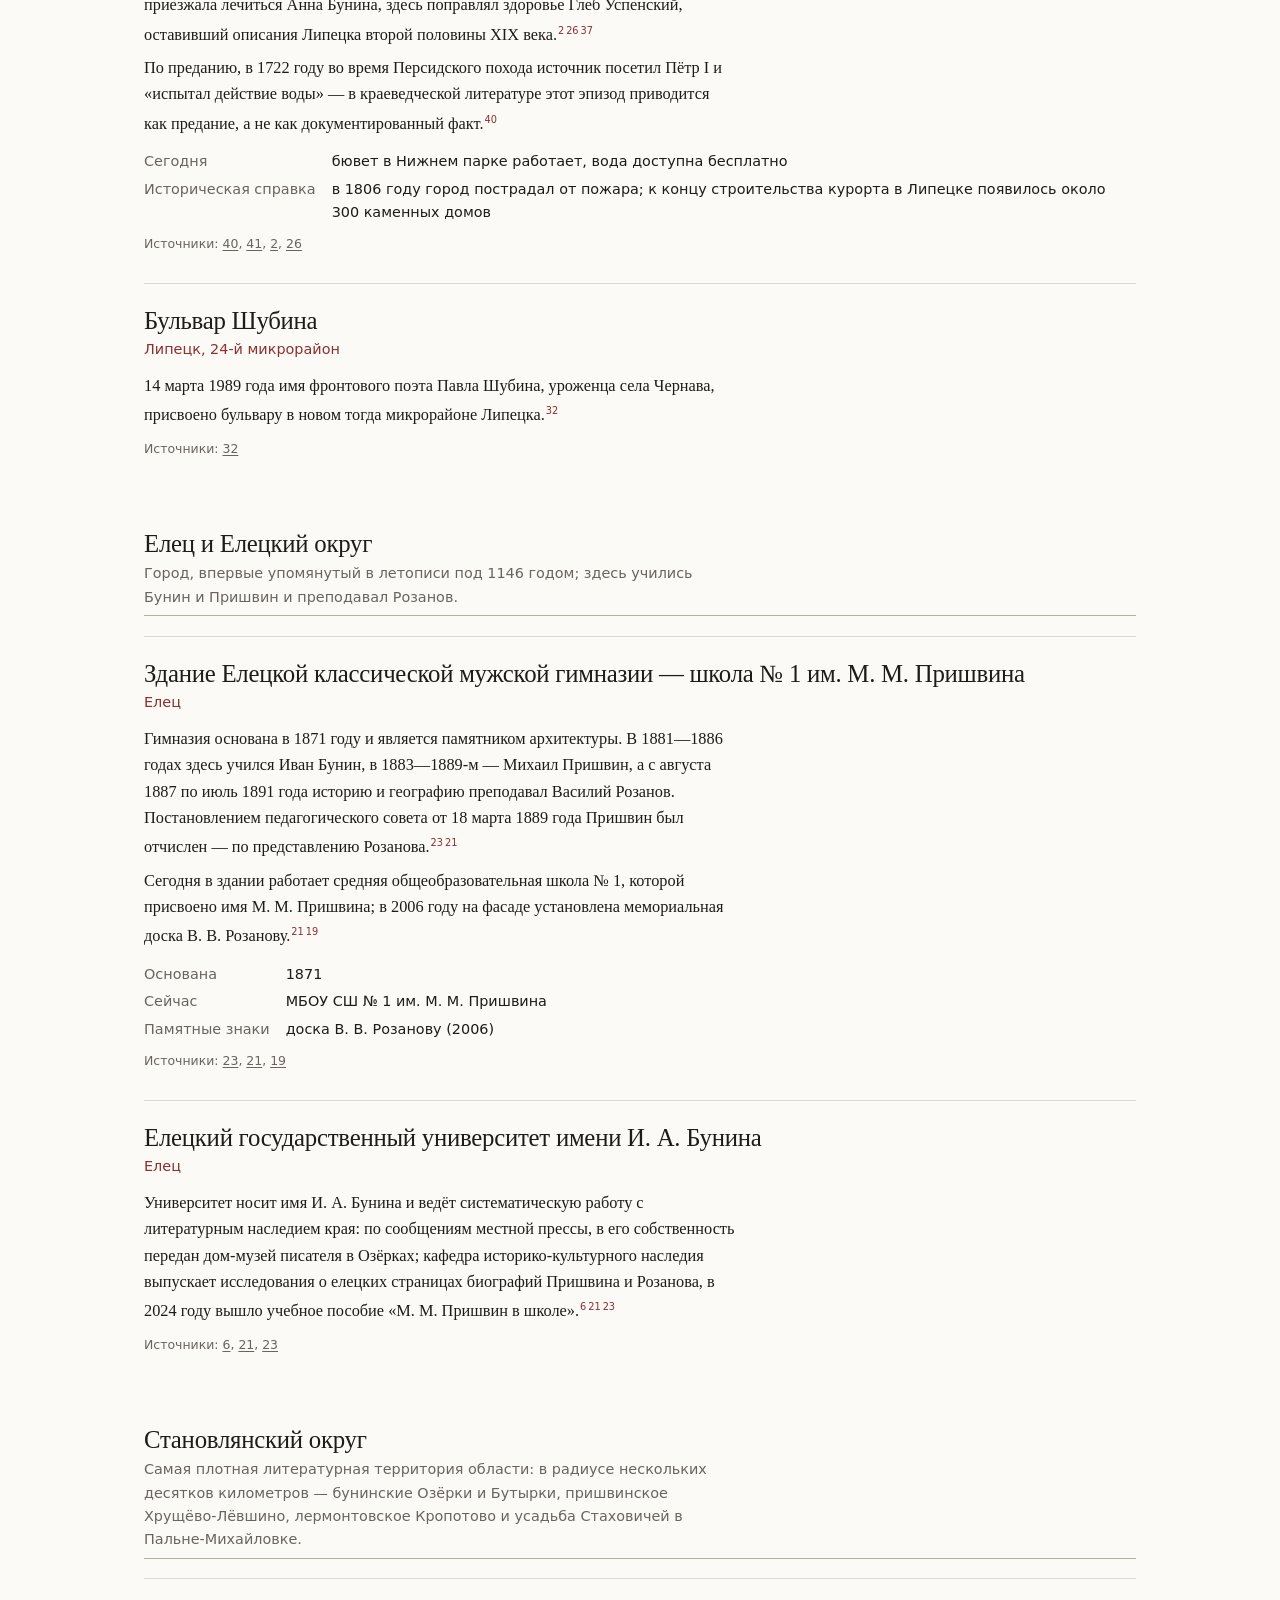
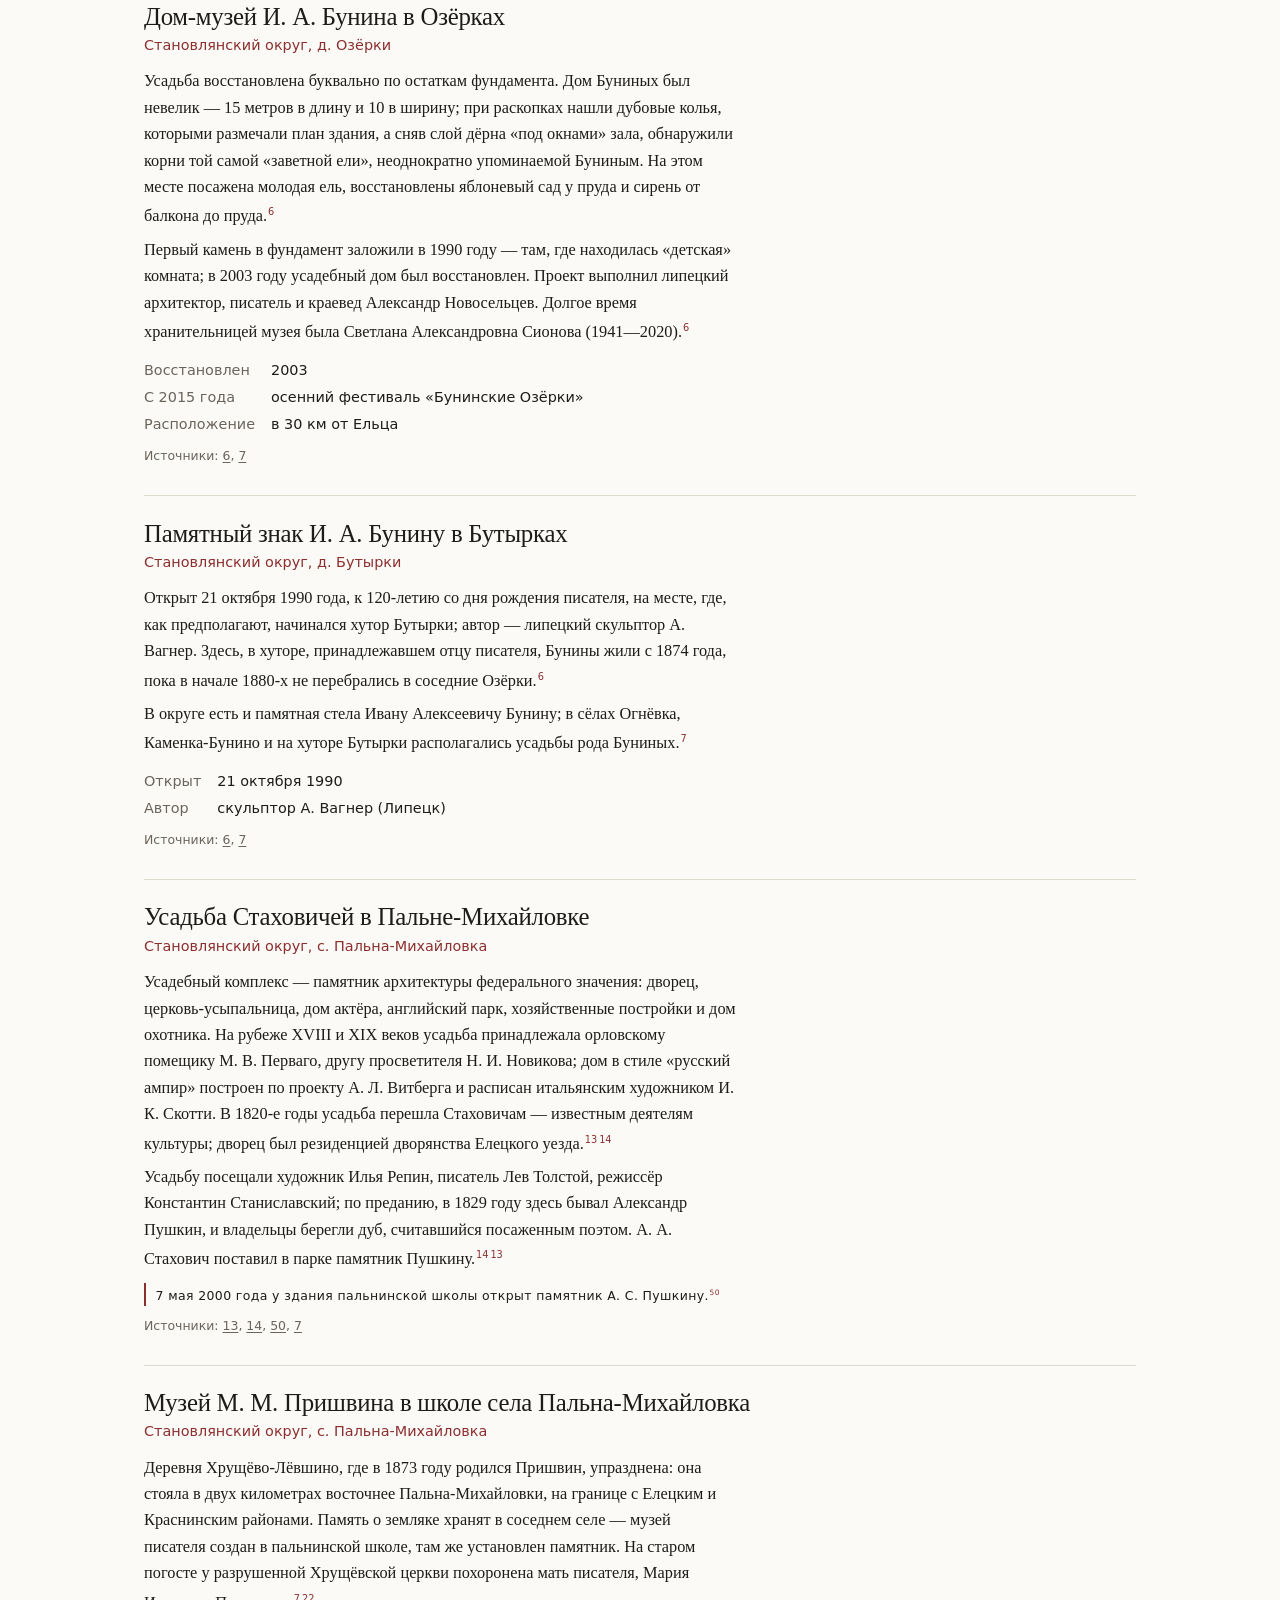
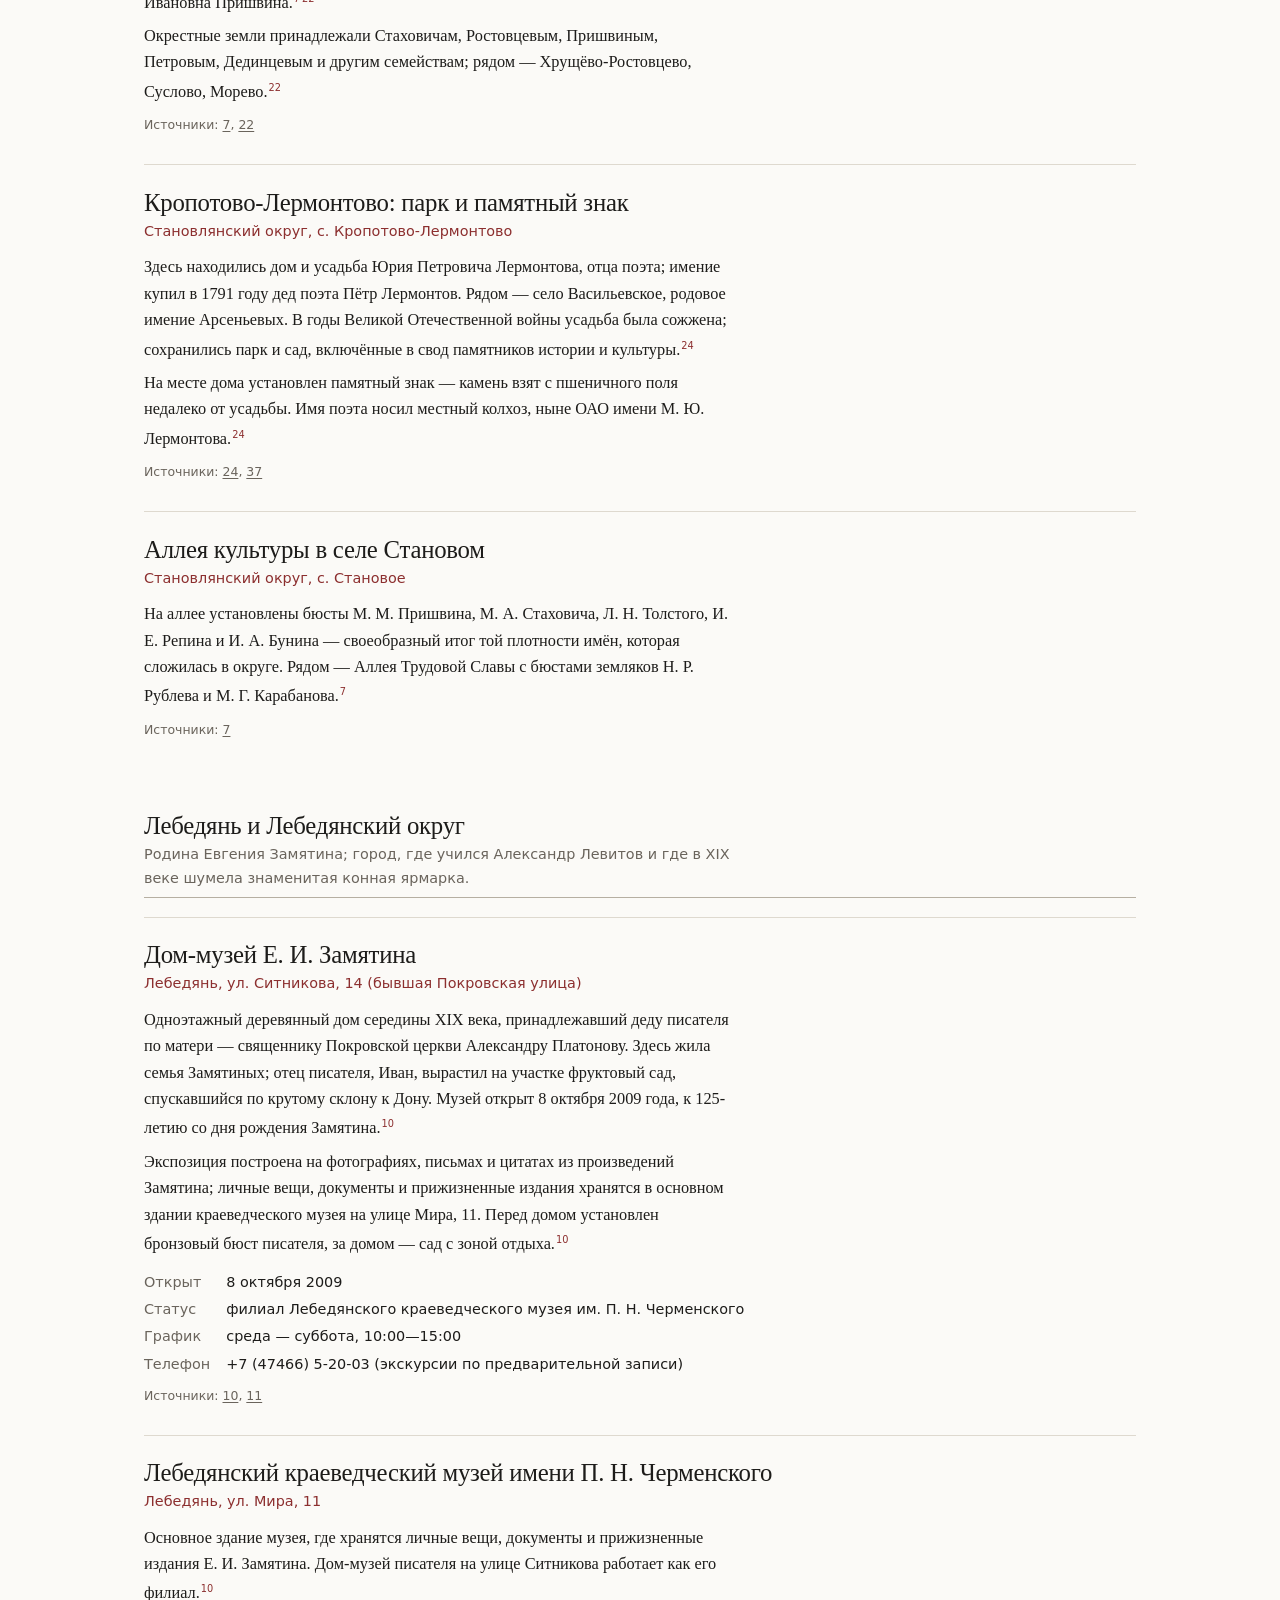
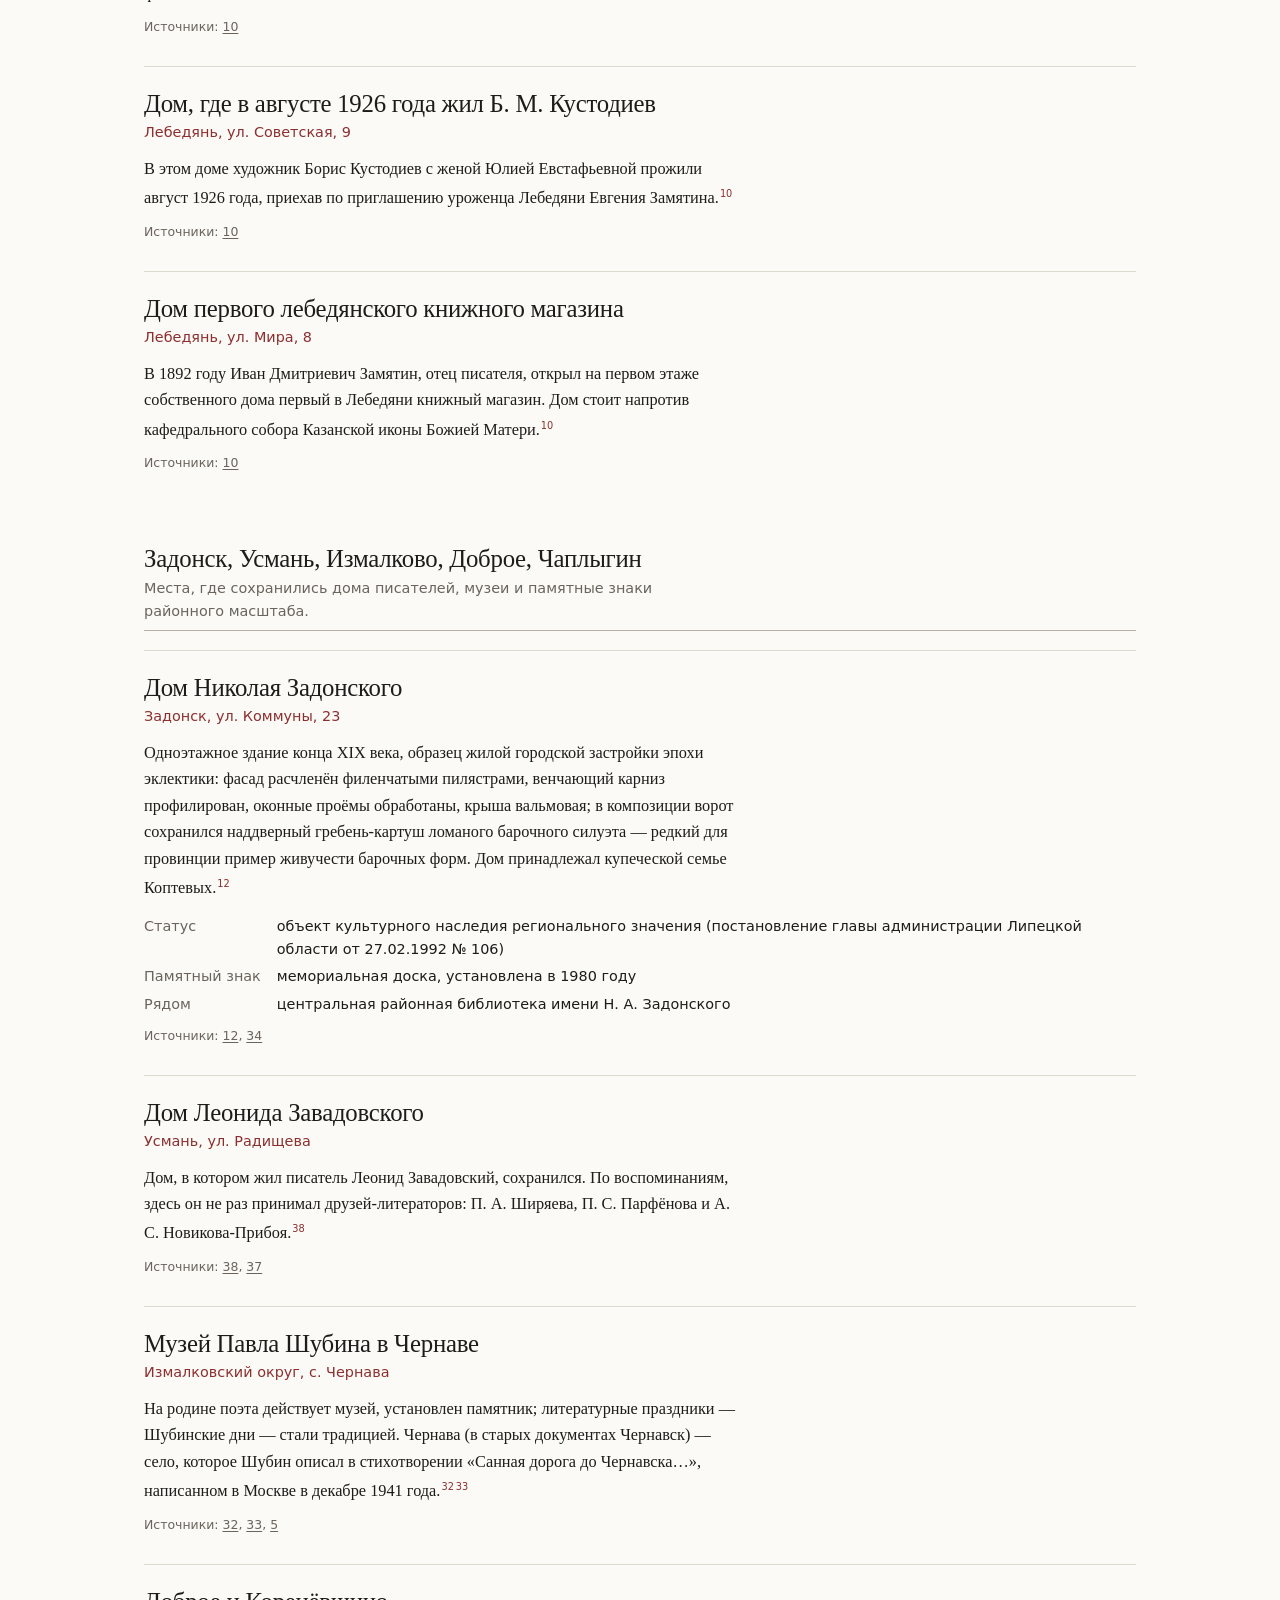
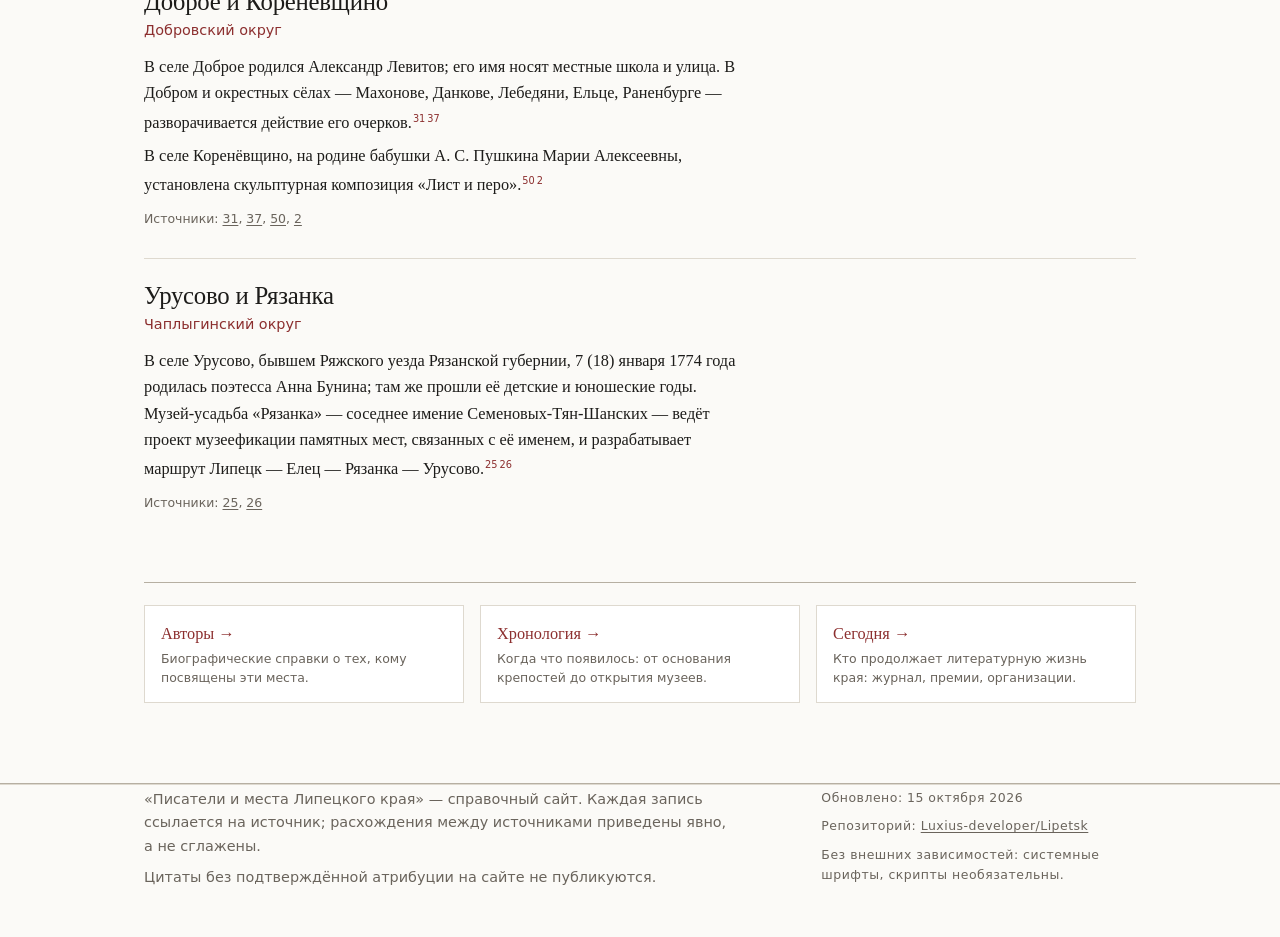
<file: mesta.html>
<!DOCTYPE html>
<html lang="ru">
<head>
<meta charset="utf-8">
<meta name="viewport" content="width=device-width, initial-scale=1">
<title>Места — Писатели и места Липецкого края</title>
<meta name="description" content="23 памятных места Липецкой области, связанных с литературой: музеи, усадьбы, здания гимназий, памятные знаки. Адреса, охранный статус, режим работы.">
<meta name="theme-color" content="#fbfaf7" media="(prefers-color-scheme: light)">
<meta name="theme-color" content="#14151a" media="(prefers-color-scheme: dark)">
<link rel="icon" href="assets/img/favicon.svg" type="image/svg+xml">
<link rel="stylesheet" href="assets/css/style.css">
</head>
<body>

<a class="skip-link" href="#main">К содержанию</a>

<header class="masthead">
  <div class="wrap masthead-inner">
    <a class="wordmark" href="index.html">Писатели и места<span>Липецкий край · литературный справочник</span></a>
    <nav class="nav" aria-label="Разделы сайта">
      <ul>
        <li><a href="index.html">Главная</a></li>
        <li><a href="avtory.html">Авторы</a></li>
        <li><a href="mesta.html" aria-current="page">Места</a></li>
        <li><a href="hronologiya.html">Хронология</a></li>
        <li><a href="segodnya.html">Сегодня</a></li>
        <li><a href="istochniki.html">Источники</a></li>
        <li><a href="o-proekte.html">О проекте</a></li>
      </ul>
    </nav>
  </div>
</header>

<main id="main">
<div class="wrap">

  <div class="page-head">
    <p class="kicker">Памятные места</p>
    <h1>Места</h1>
    <p class="lede">Двадцать три адреса, сгруппированных по городам и округам. Здесь указаны не только
      музеи, но и сохранившиеся здания, памятные знаки и парки — то, что можно увидеть своими глазами.
      Режим работы и телефоны приведены по музейным сайтам и могут меняться: перед поездкой
      их нужно перепроверить.</p>
  </div>

  <nav class="toc" aria-label="Указатель мест">
    <h2>Указатель</h2>
    <ol>
      <li><a href="#astapovo">Музей «Астапово» (Лев Толстой)</a></li>
      <li><a href="#astapovo-stanciya">Комплекс станции Астапово</a></li>
      <li><a href="#dom-lipetskogo">Дом А. В. Липецкого (Липецк)</a></li>
      <li><a href="#kraevedcheskij">Краеведческий музей (Липецк)</a></li>
      <li><a href="#nizhnij-park">Нижний парк и курорт (Липецк)</a></li>
      <li><a href="#bulvar-shubina">Бульвар Шубина (Липецк)</a></li>
      <li><a href="#gimnaziya">Елецкая гимназия</a></li>
      <li><a href="#egu">ЕГУ им. И. А. Бунина</a></li>
      <li><a href="#ozerki">Дом-музей И. А. Бунина (Озёрки)</a></li>
      <li><a href="#butyrki">Памятный знак в Бутырках</a></li>
      <li><a href="#palna">Усадьба Стаховичей (Пальна-Михайловка)</a></li>
      <li><a href="#prishvin-muzej">Музей М. М. Пришвина (Пальна-Михайловка)</a></li>
      <li><a href="#kroptovo">Кропотово-Лермонтово</a></li>
      <li><a href="#alleya">Аллея культуры (Становое)</a></li>
      <li><a href="#zamyatin-muzej">Дом-музей Е. И. Замятина (Лебедянь)</a></li>
      <li><a href="#lebedyan-kraeved">Краеведческий музей им. П. Н. Черменского</a></li>
      <li><a href="#kustodiev">Дом, где жил Б. М. Кустодиев</a></li>
      <li><a href="#bookshop">Первый книжный магазин Лебедяни</a></li>
      <li><a href="#dom-zadonskogo">Дом Н. А. Задонского</a></li>
      <li><a href="#dom-zavadovskogo">Дом Л. Н. Завадовского</a></li>
      <li><a href="#shubin-muzej">Музей П. Н. Шубина (Чернава)</a></li>
      <li><a href="#dobroe">Доброе и Коренёвщино</a></li>
      <li><a href="#urusovo">Урусово и Рязанка</a></li>
    </ol>
  </nav>

  <!-- ===== ЛЕВ-ТОЛСТОВСКИЙ РАЙОН ===== -->
  <div class="group-head">
    <h2>Лев-Толстовский район</h2>
    <p>Бывшая станция Астапово — место, где оборвалась жизнь Льва Толстого и где до сих пор
      стоит комплекс построек Рязано-Уральской дороги конца XIX века.</p>
  </div>

  <div class="place" id="astapovo">
    <div>
      <h3>Мемориальный музей памяти Л. Н. Толстого «Астапово»</h3>
      <p class="where">п. Лев Толстой, ул. Центральная, 8</p>
      <p>Дом начальника станции Ивана Ивановича Озолина. Сюда 31 октября (13 ноября) 1910 года
        сняли с поезда заболевшего Толстого, тайно уехавшего из Ясной Поляны в ночь на
        28 октября (10 ноября); здесь прошли его последние семь дней и здесь
        7 (20) ноября 1910 года остановилось его сердце.<sup><a href="istochniki.html#s8">8</a></sup></p>
      <p>Мемориальная комната в доме Озолина охранялась служащими станции «на общественных началах»
        до 1939 года, когда помещения передали Государственному музею Л. Н. Толстого.
        Официально музей открыт в декабре 1946 года; в ноябре 2010-го, к столетию со дня смерти
        писателя, создан Мемориальный музей «Астапово», включивший воссозданные постройки
        исторической станции.<sup><a href="istochniki.html#s9">9</a></sup></p>
      <dl>
        <dt>Статус</dt><dd>филиал Государственного музея Л. Н. Толстого</dd>
        <dt>График</dt><dd>вт—сб 8:30—17:00, касса до 16:30; пн и вс — выходные; последняя пятница месяца — закрыт</dd>
        <dt>Телефон</dt><dd>+7 (47464) 2-60-92 (касса)</dd>
        <dt>Почта</dt><dd>info@tolstoymuseum.ru</dd>
      </dl>
      <p class="status">С 25 мая 2026 года по 31 августа 2027 года музей закрыт
        в связи с ремонтно-реставрационными работами.<sup><a href="istochniki.html#s8">8</a></sup></p>
      <p class="refs">Источники: <a href="istochniki.html#s8">8</a>, <a href="istochniki.html#s9">9</a></p>
    </div>
  </div>

  <div class="place" id="astapovo-stanciya">
    <div>
      <h3>Комплекс построек исторической станции Астапово</h3>
      <p class="where">п. Лев Толстой</p>
      <p>Астапово — редкий сохранившийся ансамбль железнодорожного строительства XIX—XX веков.
        В радиусе охранной зоны музея находятся историческое здание вокзала с пристанционным парком,
        железнодорожное училище со Свято-Троицкой церковью-школой, телеграф и амбулатория —
        памятники архитектуры регионального значения.<sup><a href="istochniki.html#s8">8</a></sup><sup><a href="istochniki.html#s9">9</a></sup></p>
      <p>Рядом работают районный краеведческий музей, открытый в декабре 2014 года
        в отреставрированном бревенчатом здании бывшей линейной амбулатории, и картинная галерея
        имени Н. А. Сысоева, открытая в августе 2018 года в Троицком храме, где продолжают
        совершаться богослужения. В 1985 году возведён Мемориал Славы.<sup><a href="istochniki.html#s9">9</a></sup></p>
      <dl>
        <dt>Переименование</dt><dd>станция и посёлок — Лев Толстой, ноябрь 1918 года</dd>
        <dt>Статус</dt><dd>рабочий посёлок с 1927 года, посёлок — с 2005-го</dd>
      </dl>
      <p class="refs">Источники: <a href="istochniki.html#s8">8</a>, <a href="istochniki.html#s9">9</a></p>
    </div>
  </div>

  <!-- ===== ЛИПЕЦК ===== -->
  <div class="group-head" id="lipetsk">
    <h2>Липецк</h2>
    <p>Город, где родился единственный крупный литератор-«чистый липчанин» Алексей Липецкий,
      где лечились на водах Анна Бунина и Глеб Успенский и где сегодня выходит литературный журнал.</p>
  </div>

  <div class="place" id="dom-lipetskogo">
    <div>
      <h3>Дом писателя А. В. Липецкого (Каменского)</h3>
      <p class="where">Липецк, Комсомольский переулок, 7</p>
      <p>Двухэтажный деревянный дом, в котором Алексей Липецкий жил в 1917—1924 годах.
        Охранялся как памятник истории; описание здания вошло в «Материалы свода памятников
        истории и культуры РСФСР. Липецкая область» (М., 1980) и в каталог «Липецкая область:
        культурное наследие» (М., 2008). Детские годы писателя прошли в доме на Канавной улице —
        сегодня это улица Скороходова.<sup><a href="istochniki.html#s17">17</a></sup><sup><a href="istochniki.html#s18">18</a></sup></p>
      <p class="refs">Источники: <a href="istochniki.html#s17">17</a>, <a href="istochniki.html#s18">18</a></p>
    </div>
  </div>

  <div class="place" id="kraevedcheskij">
    <div>
      <h3>Липецкий областной краеведческий музей</h3>
      <p class="where">Липецк</p>
      <p>В музее хранятся альбомы рисунков А. В. Липецкого, получившие признание ещё при жизни
        автора (картина «Поздняя осень»). В январе 2024 года, к 70-летию со дня смерти
        М. М. Пришвина, здесь открылась пришвинская экспозиция и прошла литературно-музыкальная
        гостиная «Я живу достоверностью сердца…»; повторные программы состоялись 18 января
        и 4 февраля — в день рождения писателя.<sup><a href="istochniki.html#s18">18</a></sup><sup><a href="istochniki.html#s21">21</a></sup></p>
      <p class="refs">Источники: <a href="istochniki.html#s18">18</a>, <a href="istochniki.html#s21">21</a></p>
    </div>
  </div>

  <div class="place" id="nizhnij-park">
    <div>
      <h3>Нижний парк и курорт «Липецкие минеральные воды»</h3>
      <p class="where">Липецк, Нижний парк</p>
      <p>Курорт учреждён указом Александра I от 25 апреля (8 мая) 1805 года на территории
        закрытого Липского железоделательного завода: заводские корпуса снесли ещё при строительстве
        первых зданий в 1803—1804 годах. 19 июля 1805 года утверждён генеральный план застройки;
        в 1805—1823 годах курорт находился в ведении государства — тогда заложили Нижний
        и Верхний сады и построили ванное здание, питьевой павильон, госпиталь и крытую галерею.
        Первое капитальное ванное здание начали строить 17 мая 1805 года при участии архитекторов
        А. Н. Воронихина и С. Мельникова. В 1837 году курорт посетил будущий император
        Александр II.<sup><a href="istochniki.html#s40">40</a></sup></p>
      <p>Курзал открылся в 1853 году; на его сцене выступали музыканты, поэты и труппы столичных
        театров. Железистые воды по составу близки к баденским. Сюда приезжала лечиться
        Анна Бунина, здесь поправлял здоровье Глеб Успенский, оставивший описания Липецка
        второй половины XIX века.<sup><a href="istochniki.html#s2">2</a></sup><sup><a href="istochniki.html#s26">26</a></sup><sup><a href="istochniki.html#s37">37</a></sup></p>
      <p>По преданию, в 1722 году во время Персидского похода источник посетил Пётр I
        и «испытал действие воды» — в краеведческой литературе этот эпизод приводится
        как предание, а не как документированный факт.<sup><a href="istochniki.html#s40">40</a></sup></p>
      <dl>
        <dt>Сегодня</dt><dd>бювет в Нижнем парке работает, вода доступна бесплатно</dd>
        <dt>Историческая справка</dt><dd>в 1806 году город пострадал от пожара; к концу строительства курорта в Липецке появилось около 300 каменных домов</dd>
      </dl>
      <p class="refs">Источники: <a href="istochniki.html#s40">40</a>, <a href="istochniki.html#s41">41</a>, <a href="istochniki.html#s2">2</a>, <a href="istochniki.html#s26">26</a></p>
    </div>
  </div>

  <div class="place" id="bulvar-shubina">
    <div>
      <h3>Бульвар Шубина</h3>
      <p class="where">Липецк, 24-й микрорайон</p>
      <p>14 марта 1989 года имя фронтового поэта Павла Шубина, уроженца села Чернава,
        присвоено бульвару в новом тогда микрорайоне Липецка.<sup><a href="istochniki.html#s32">32</a></sup></p>
      <p class="refs">Источники: <a href="istochniki.html#s32">32</a></p>
    </div>
  </div>

  <!-- ===== ЕЛЕЦ ===== -->
  <div class="group-head" id="elets">
    <h2>Елец и Елецкий округ</h2>
    <p>Город, впервые упомянутый в летописи под 1146 годом; здесь учились Бунин и Пришвин
      и преподавал Розанов.</p>
  </div>

  <div class="place" id="gimnaziya">
    <div>
      <h3>Здание Елецкой классической мужской гимназии — школа № 1 им. М. М. Пришвина</h3>
      <p class="where">Елец</p>
      <p>Гимназия основана в 1871 году и является памятником архитектуры. В 1881—1886 годах
        здесь учился Иван Бунин, в 1883—1889-м — Михаил Пришвин, а с августа 1887 по июль 1891 года
        историю и географию преподавал Василий Розанов. Постановлением педагогического совета
        от 18 марта 1889 года Пришвин был отчислен — по представлению Розанова.<sup><a href="istochniki.html#s23">23</a></sup><sup><a href="istochniki.html#s21">21</a></sup></p>
      <p>Сегодня в здании работает средняя общеобразовательная школа № 1, которой присвоено имя
        М. М. Пришвина; в 2006 году на фасаде установлена мемориальная доска
        В. В. Розанову.<sup><a href="istochniki.html#s21">21</a></sup><sup><a href="istochniki.html#s19">19</a></sup></p>
      <dl>
        <dt>Основана</dt><dd>1871</dd>
        <dt>Сейчас</dt><dd>МБОУ СШ № 1 им. М. М. Пришвина</dd>
        <dt>Памятные знаки</dt><dd>доска В. В. Розанову (2006)</dd>
      </dl>
      <p class="refs">Источники: <a href="istochniki.html#s23">23</a>, <a href="istochniki.html#s21">21</a>, <a href="istochniki.html#s19">19</a></p>
    </div>
  </div>

  <div class="place" id="egu">
    <div>
      <h3>Елецкий государственный университет имени И. А. Бунина</h3>
      <p class="where">Елец</p>
      <p>Университет носит имя И. А. Бунина и ведёт систематическую работу с литературным
        наследием края: по сообщениям местной прессы, в его собственность передан дом-музей
        писателя в Озёрках; кафедра историко-культурного наследия выпускает исследования
        о елецких страницах биографий Пришвина и Розанова, в 2024 году вышло учебное пособие
        «М. М. Пришвин в школе».<sup><a href="istochniki.html#s6">6</a></sup><sup><a href="istochniki.html#s21">21</a></sup><sup><a href="istochniki.html#s23">23</a></sup></p>
      <p class="refs">Источники: <a href="istochniki.html#s6">6</a>, <a href="istochniki.html#s21">21</a>, <a href="istochniki.html#s23">23</a></p>
    </div>
  </div>

  <!-- ===== СТАНОВЛЯНСКИЙ ОКРУГ ===== -->
  <div class="group-head" id="stanovoe">
    <h2>Становлянский округ</h2>
    <p>Самая плотная литературная территория области: в радиусе нескольких десятков километров —
      бунинские Озёрки и Бутырки, пришвинское Хрущёво-Лёвшино, лермонтовское Кропотово
      и усадьба Стаховичей в Пальне-Михайловке.</p>
  </div>

  <div class="place" id="ozerki">
    <div>
      <h3>Дом-музей И. А. Бунина в Озёрках</h3>
      <p class="where">Становлянский округ, д. Озёрки</p>
      <p>Усадьба восстановлена буквально по остаткам фундамента. Дом Буниных был невелик —
        15 метров в длину и 10 в ширину; при раскопках нашли дубовые колья, которыми размечали
        план здания, а сняв слой дёрна «под окнами» зала, обнаружили корни той самой
        «заветной ели», неоднократно упоминаемой Буниным. На этом месте посажена молодая ель,
        восстановлены яблоневый сад у пруда и сирень от балкона до пруда.<sup><a href="istochniki.html#s6">6</a></sup></p>
      <p>Первый камень в фундамент заложили в 1990 году — там, где находилась «детская» комната;
        в 2003 году усадебный дом был восстановлен. Проект выполнил липецкий архитектор, писатель
        и краевед Александр Новосельцев. Долгое время хранительницей музея была
        Светлана Александровна Сионова (1941—2020).<sup><a href="istochniki.html#s6">6</a></sup></p>
      <dl>
        <dt>Восстановлен</dt><dd>2003</dd>
        <dt>С 2015 года</dt><dd>осенний фестиваль «Бунинские Озёрки»</dd>
        <dt>Расположение</dt><dd>в 30 км от Ельца</dd>
      </dl>
      <p class="refs">Источники: <a href="istochniki.html#s6">6</a>, <a href="istochniki.html#s7">7</a></p>
    </div>
  </div>

  <div class="place" id="butyrki">
    <div>
      <h3>Памятный знак И. А. Бунину в Бутырках</h3>
      <p class="where">Становлянский округ, д. Бутырки</p>
      <p>Открыт 21 октября 1990 года, к 120-летию со дня рождения писателя, на месте, где,
        как предполагают, начинался хутор Бутырки; автор — липецкий скульптор А. Вагнер.
        Здесь, в хуторе, принадлежавшем отцу писателя, Бунины жили с 1874 года, пока
        в начале 1880-х не перебрались в соседние Озёрки.<sup><a href="istochniki.html#s6">6</a></sup></p>
      <p>В округе есть и памятная стела Ивану Алексеевичу Бунину; в сёлах Огнёвка, Каменка-Бунино
        и на хуторе Бутырки располагались усадьбы рода Буниных.<sup><a href="istochniki.html#s7">7</a></sup></p>
      <dl>
        <dt>Открыт</dt><dd>21 октября 1990</dd>
        <dt>Автор</dt><dd>скульптор А. Вагнер (Липецк)</dd>
      </dl>
      <p class="refs">Источники: <a href="istochniki.html#s6">6</a>, <a href="istochniki.html#s7">7</a></p>
    </div>
  </div>

  <div class="place" id="palna">
    <div>
      <h3>Усадьба Стаховичей в Пальне-Михайловке</h3>
      <p class="where">Становлянский округ, с. Пальна-Михайловка</p>
      <p>Усадебный комплекс — памятник архитектуры федерального значения: дворец,
        церковь-усыпальница, дом актёра, английский парк, хозяйственные постройки и дом охотника.
        На рубеже XVIII и XIX веков усадьба принадлежала орловскому помещику М. В. Перваго,
        другу просветителя Н. И. Новикова; дом в стиле «русский ампир» построен по проекту
        А. Л. Витберга и расписан итальянским художником И. К. Скотти. В 1820-е годы усадьба
        перешла Стаховичам — известным деятелям культуры; дворец был резиденцией дворянства
        Елецкого уезда.<sup><a href="istochniki.html#s13">13</a></sup><sup><a href="istochniki.html#s14">14</a></sup></p>
      <p>Усадьбу посещали художник Илья Репин, писатель Лев Толстой, режиссёр Константин
        Станиславский; по преданию, в 1829 году здесь бывал Александр Пушкин, и владельцы
        берегли дуб, считавшийся посаженным поэтом. А. А. Стахович поставил в парке памятник
        Пушкину.<sup><a href="istochniki.html#s14">14</a></sup><sup><a href="istochniki.html#s13">13</a></sup></p>
      <p class="status">7 мая 2000 года у здания пальнинской школы открыт памятник А. С. Пушкину.<sup><a href="istochniki.html#s50">50</a></sup></p>
      <p class="refs">Источники: <a href="istochniki.html#s13">13</a>, <a href="istochniki.html#s14">14</a>, <a href="istochniki.html#s50">50</a>, <a href="istochniki.html#s7">7</a></p>
    </div>
  </div>

  <div class="place" id="prishvin-muzej">
    <div>
      <h3>Музей М. М. Пришвина в школе села Пальна-Михайловка</h3>
      <p class="where">Становлянский округ, с. Пальна-Михайловка</p>
      <p>Деревня Хрущёво-Лёвшино, где в 1873 году родился Пришвин, упразднена: она стояла
        в двух километрах восточнее Пальна-Михайловки, на границе с Елецким и Краснинским
        районами. Память о земляке хранят в соседнем селе — музей писателя создан в пальнинской
        школе, там же установлен памятник. На старом погосте у разрушенной Хрущёвской церкви
        похоронена мать писателя, Мария Ивановна Пришвина.<sup><a href="istochniki.html#s7">7</a></sup><sup><a href="istochniki.html#s22">22</a></sup></p>
      <p>Окрестные земли принадлежали Стаховичам, Ростовцевым, Пришвиным, Петровым, Дединцевым
        и другим семействам; рядом — Хрущёво-Ростовцево, Суслово, Морево.<sup><a href="istochniki.html#s22">22</a></sup></p>
      <p class="refs">Источники: <a href="istochniki.html#s7">7</a>, <a href="istochniki.html#s22">22</a></p>
    </div>
  </div>

  <div class="place" id="kroptovo">
    <div>
      <h3>Кропотово-Лермонтово: парк и памятный знак</h3>
      <p class="where">Становлянский округ, с. Кропотово-Лермонтово</p>
      <p>Здесь находились дом и усадьба Юрия Петровича Лермонтова, отца поэта; имение купил
        в 1791 году дед поэта Пётр Лермонтов. Рядом — село Васильевское, родовое имение
        Арсеньевых. В годы Великой Отечественной войны усадьба была сожжена; сохранились
        парк и сад, включённые в свод памятников истории и культуры.<sup><a href="istochniki.html#s24">24</a></sup></p>
      <p>На месте дома установлен памятный знак — камень взят с пшеничного поля недалеко от усадьбы.
        Имя поэта носил местный колхоз, ныне ОАО имени М. Ю. Лермонтова.<sup><a href="istochniki.html#s24">24</a></sup></p>
      <p class="refs">Источники: <a href="istochniki.html#s24">24</a>, <a href="istochniki.html#s37">37</a></p>
    </div>
  </div>

  <div class="place" id="alleya">
    <div>
      <h3>Аллея культуры в селе Становом</h3>
      <p class="where">Становлянский округ, с. Становое</p>
      <p>На аллее установлены бюсты М. М. Пришвина, М. А. Стаховича, Л. Н. Толстого,
        И. Е. Репина и И. А. Бунина — своеобразный итог той плотности имён, которая сложилась
        в округе. Рядом — Аллея Трудовой Славы с бюстами земляков Н. Р. Рублева
        и М. Г. Карабанова.<sup><a href="istochniki.html#s7">7</a></sup></p>
      <p class="refs">Источники: <a href="istochniki.html#s7">7</a></p>
    </div>
  </div>

  <!-- ===== ЛЕБЕДЯНЬ ===== -->
  <div class="group-head" id="lebedyan">
    <h2>Лебедянь и Лебедянский округ</h2>
    <p>Родина Евгения Замятина; город, где учился Александр Левитов и где в XIX веке
      шумела знаменитая конная ярмарка.</p>
  </div>

  <div class="place" id="zamyatin-muzej">
    <div>
      <h3>Дом-музей Е. И. Замятина</h3>
      <p class="where">Лебедянь, ул. Ситникова, 14 (бывшая Покровская улица)</p>
      <p>Одноэтажный деревянный дом середины XIX века, принадлежавший деду писателя по матери —
        священнику Покровской церкви Александру Платонову. Здесь жила семья Замятиных;
        отец писателя, Иван, вырастил на участке фруктовый сад, спускавшийся по крутому склону
        к Дону. Музей открыт 8 октября 2009 года, к 125-летию со дня рождения
        Замятина.<sup><a href="istochniki.html#s10">10</a></sup></p>
      <p>Экспозиция построена на фотографиях, письмах и цитатах из произведений Замятина;
        личные вещи, документы и прижизненные издания хранятся в основном здании
        краеведческого музея на улице Мира, 11. Перед домом установлен бронзовый бюст
        писателя, за домом — сад с зоной отдыха.<sup><a href="istochniki.html#s10">10</a></sup></p>
      <dl>
        <dt>Открыт</dt><dd>8 октября 2009</dd>
        <dt>Статус</dt><dd>филиал Лебедянского краеведческого музея им. П. Н. Черменского</dd>
        <dt>График</dt><dd>среда — суббота, 10:00—15:00</dd>
        <dt>Телефон</dt><dd>+7 (47466) 5-20-03 (экскурсии по предварительной записи)</dd>
      </dl>
      <p class="refs">Источники: <a href="istochniki.html#s10">10</a>, <a href="istochniki.html#s11">11</a></p>
    </div>
  </div>

  <div class="place" id="lebedyan-kraeved">
    <div>
      <h3>Лебедянский краеведческий музей имени П. Н. Черменского</h3>
      <p class="where">Лебедянь, ул. Мира, 11</p>
      <p>Основное здание музея, где хранятся личные вещи, документы и прижизненные издания
        Е. И. Замятина. Дом-музей писателя на улице Ситникова работает как его
        филиал.<sup><a href="istochniki.html#s10">10</a></sup></p>
      <p class="refs">Источники: <a href="istochniki.html#s10">10</a></p>
    </div>
  </div>

  <div class="place" id="kustodiev">
    <div>
      <h3>Дом, где в августе 1926 года жил Б. М. Кустодиев</h3>
      <p class="where">Лебедянь, ул. Советская, 9</p>
      <p>В этом доме художник Борис Кустодиев с женой Юлией Евстафьевной прожили август 1926 года,
        приехав по приглашению уроженца Лебедяни Евгения Замятина.<sup><a href="istochniki.html#s10">10</a></sup></p>
      <p class="refs">Источники: <a href="istochniki.html#s10">10</a></p>
    </div>
  </div>

  <div class="place" id="bookshop">
    <div>
      <h3>Дом первого лебедянского книжного магазина</h3>
      <p class="where">Лебедянь, ул. Мира, 8</p>
      <p>В 1892 году Иван Дмитриевич Замятин, отец писателя, открыл на первом этаже собственного
        дома первый в Лебедяни книжный магазин. Дом стоит напротив кафедрального собора
        Казанской иконы Божией Матери.<sup><a href="istochniki.html#s10">10</a></sup></p>
      <p class="refs">Источники: <a href="istochniki.html#s10">10</a></p>
    </div>
  </div>

  <!-- ===== ОСТАЛЬНЫЕ ОКРУГА ===== -->
  <div class="group-head" id="rayony">
    <h2>Задонск, Усмань, Измалково, Доброе, Чаплыгин</h2>
    <p>Места, где сохранились дома писателей, музеи и памятные знаки районного масштаба.</p>
  </div>

  <div class="place" id="dom-zadonskogo">
    <div>
      <h3>Дом Николая Задонского</h3>
      <p class="where">Задонск, ул. Коммуны, 23</p>
      <p>Одноэтажное здание конца XIX века, образец жилой городской застройки эпохи эклектики:
        фасад расчленён филенчатыми пилястрами, венчающий карниз профилирован, оконные проёмы
        обработаны, крыша вальмовая; в композиции ворот сохранился наддверный гребень-картуш
        ломаного барочного силуэта — редкий для провинции пример живучести барочных форм.
        Дом принадлежал купеческой семье Коптевых.<sup><a href="istochniki.html#s12">12</a></sup></p>
      <dl>
        <dt>Статус</dt><dd>объект культурного наследия регионального значения (постановление главы администрации Липецкой области от 27.02.1992 № 106)</dd>
        <dt>Памятный знак</dt><dd>мемориальная доска, установлена в 1980 году</dd>
        <dt>Рядом</dt><dd>центральная районная библиотека имени Н. А. Задонского</dd>
      </dl>
      <p class="refs">Источники: <a href="istochniki.html#s12">12</a>, <a href="istochniki.html#s34">34</a></p>
    </div>
  </div>

  <div class="place" id="dom-zavadovskogo">
    <div>
      <h3>Дом Леонида Завадовского</h3>
      <p class="where">Усмань, ул. Радищева</p>
      <p>Дом, в котором жил писатель Леонид Завадовский, сохранился. По воспоминаниям,
        здесь он не раз принимал друзей-литераторов: П. А. Ширяева, П. С. Парфёнова
        и А. С. Новикова-Прибоя.<sup><a href="istochniki.html#s38">38</a></sup></p>
      <p class="refs">Источники: <a href="istochniki.html#s38">38</a>, <a href="istochniki.html#s37">37</a></p>
    </div>
  </div>

  <div class="place" id="shubin-muzej">
    <div>
      <h3>Музей Павла Шубина в Чернаве</h3>
      <p class="where">Измалковский округ, с. Чернава</p>
      <p>На родине поэта действует музей, установлен памятник; литературные праздники —
        Шубинские дни — стали традицией. Чернава (в старых документах Чернавск) — село,
        которое Шубин описал в стихотворении «Санная дорога до Чернавска…», написанном
        в Москве в декабре 1941 года.<sup><a href="istochniki.html#s32">32</a></sup><sup><a href="istochniki.html#s33">33</a></sup></p>
      <p class="refs">Источники: <a href="istochniki.html#s32">32</a>, <a href="istochniki.html#s33">33</a>, <a href="istochniki.html#s5">5</a></p>
    </div>
  </div>

  <div class="place" id="dobroe">
    <div>
      <h3>Доброе и Коренёвщино</h3>
      <p class="where">Добровский округ</p>
      <p>В селе Доброе родился Александр Левитов; его имя носят местные школа и улица.
        В Добром и окрестных сёлах — Махонове, Данкове, Лебедяни, Ельце, Раненбурге —
        разворачивается действие его очерков.<sup><a href="istochniki.html#s31">31</a></sup><sup><a href="istochniki.html#s37">37</a></sup></p>
      <p>В селе Коренёвщино, на родине бабушки А. С. Пушкина Марии Алексеевны, установлена
        скульптурная композиция «Лист и перо».<sup><a href="istochniki.html#s50">50</a></sup><sup><a href="istochniki.html#s2">2</a></sup></p>
      <p class="refs">Источники: <a href="istochniki.html#s31">31</a>, <a href="istochniki.html#s37">37</a>, <a href="istochniki.html#s50">50</a>, <a href="istochniki.html#s2">2</a></p>
    </div>
  </div>

  <div class="place" id="urusovo">
    <div>
      <h3>Урусово и Рязанка</h3>
      <p class="where">Чаплыгинский округ</p>
      <p>В селе Урусово, бывшем Ряжского уезда Рязанской губернии, 7 (18) января 1774 года
        родилась поэтесса Анна Бунина; там же прошли её детские и юношеские годы.
        Музей-усадьба «Рязанка» — соседнее имение Семеновых-Тян-Шанских — ведёт проект
        музеефикации памятных мест, связанных с её именем, и разрабатывает маршрут
        Липецк — Елец — Рязанка — Урусово.<sup><a href="istochniki.html#s25">25</a></sup><sup><a href="istochniki.html#s26">26</a></sup></p>
      <p class="refs">Источники: <a href="istochniki.html#s25">25</a>, <a href="istochniki.html#s26">26</a></p>
    </div>
  </div>

  <div class="next">
    <a href="avtory.html">
      <span class="t">Авторы →</span>
      <span class="d">Биографические справки о тех, кому посвящены эти места.</span>
    </a>
    <a href="hronologiya.html">
      <span class="t">Хронология →</span>
      <span class="d">Когда что появилось: от основания крепостей до открытия музеев.</span>
    </a>
    <a href="segodnya.html">
      <span class="t">Сегодня →</span>
      <span class="d">Кто продолжает литературную жизнь края: журнал, премии, организации.</span>
    </a>
  </div>

</div>
</main>

<footer class="colophon">
  <div class="wrap">
    <div>
      <p>«Писатели и места Липецкого края» — справочный сайт. Каждая запись ссылается на источник;
        расхождения между источниками приведены явно, а не сглажены.</p>
      <p>Цитаты без подтверждённой атрибуции на сайте не публикуются.</p>
    </div>
    <div class="stamp">
      <p>Обновлено: <span data-revised="15 октября 2026">15 октября 2026</span></p>
      <p>Репозиторий: <a href="https://github.com/Luxius-developer/Lipetsk">Luxius-developer/Lipetsk</a></p>
      <p>Без внешних зависимостей: системные шрифты, скрипты необязательны.</p>
    </div>
  </div>
</footer>

<script src="assets/js/main.js" defer></script>
</body>
</html>
</file>
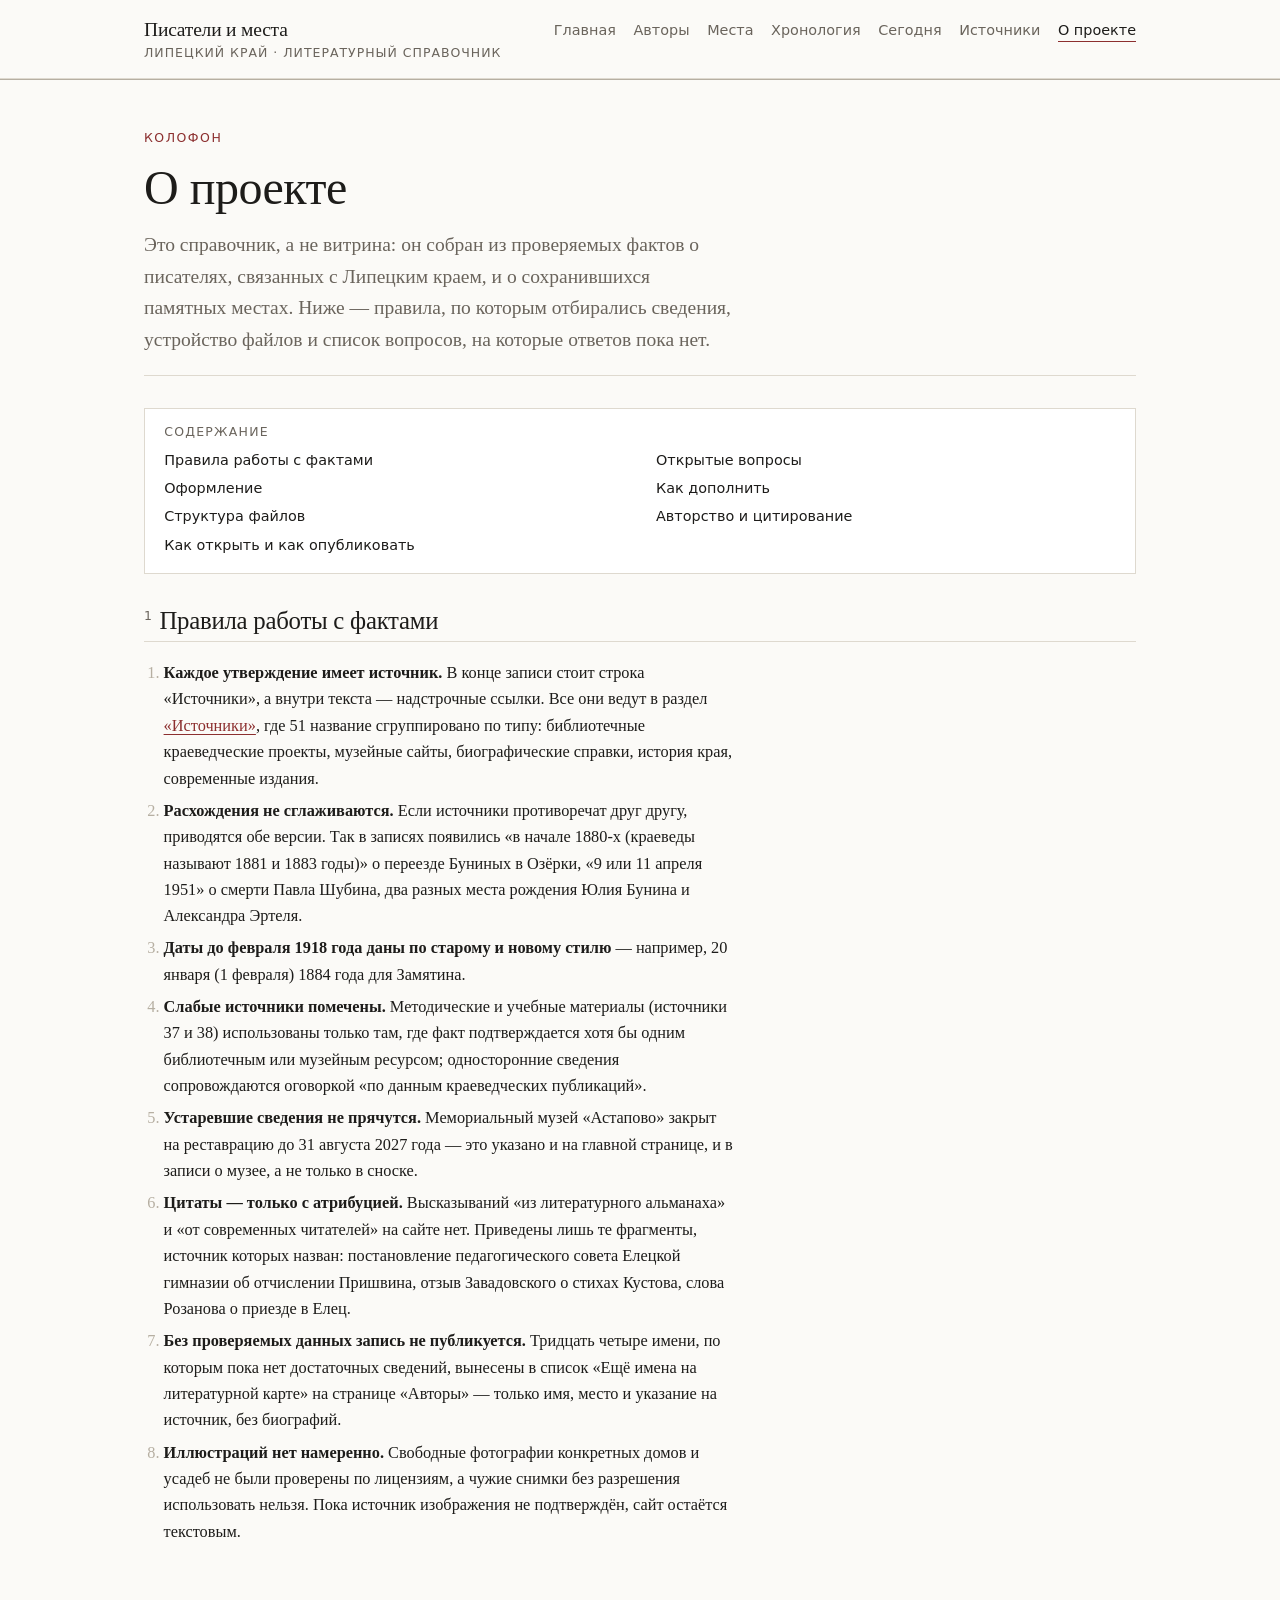
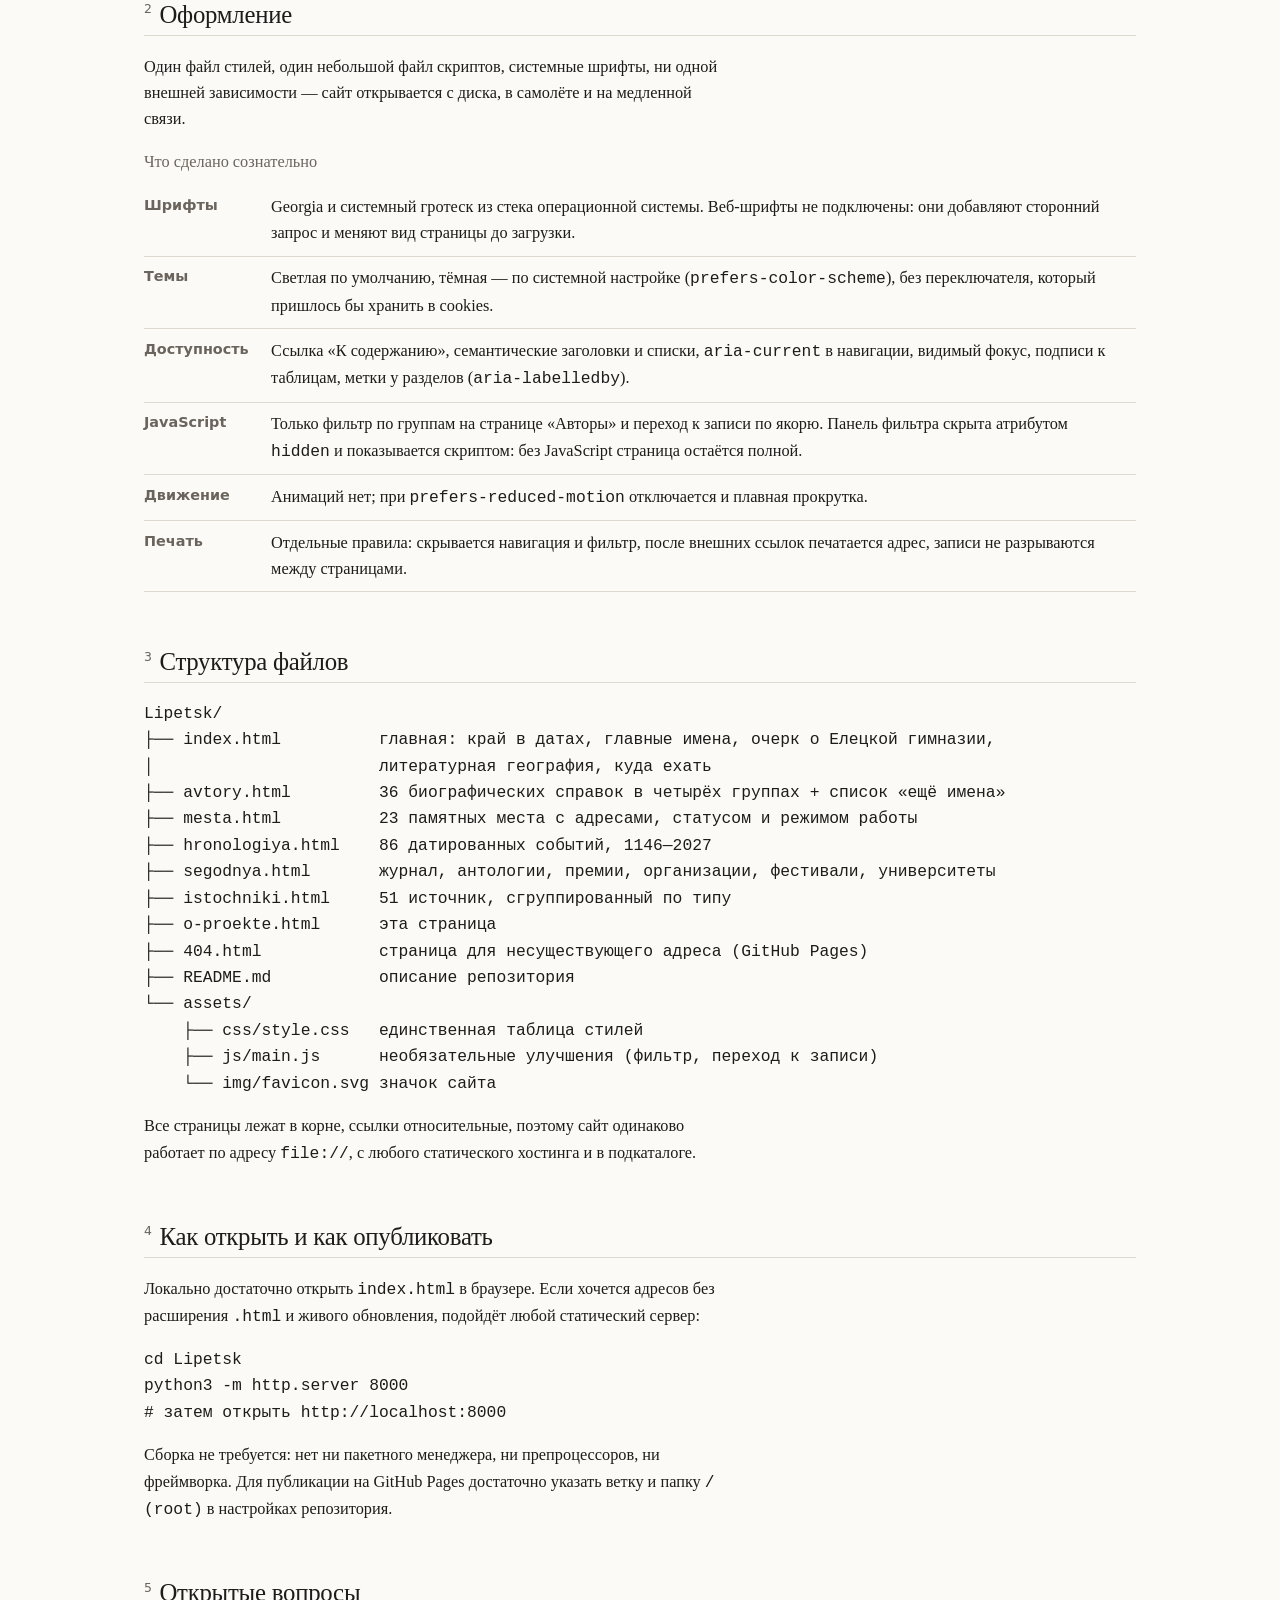
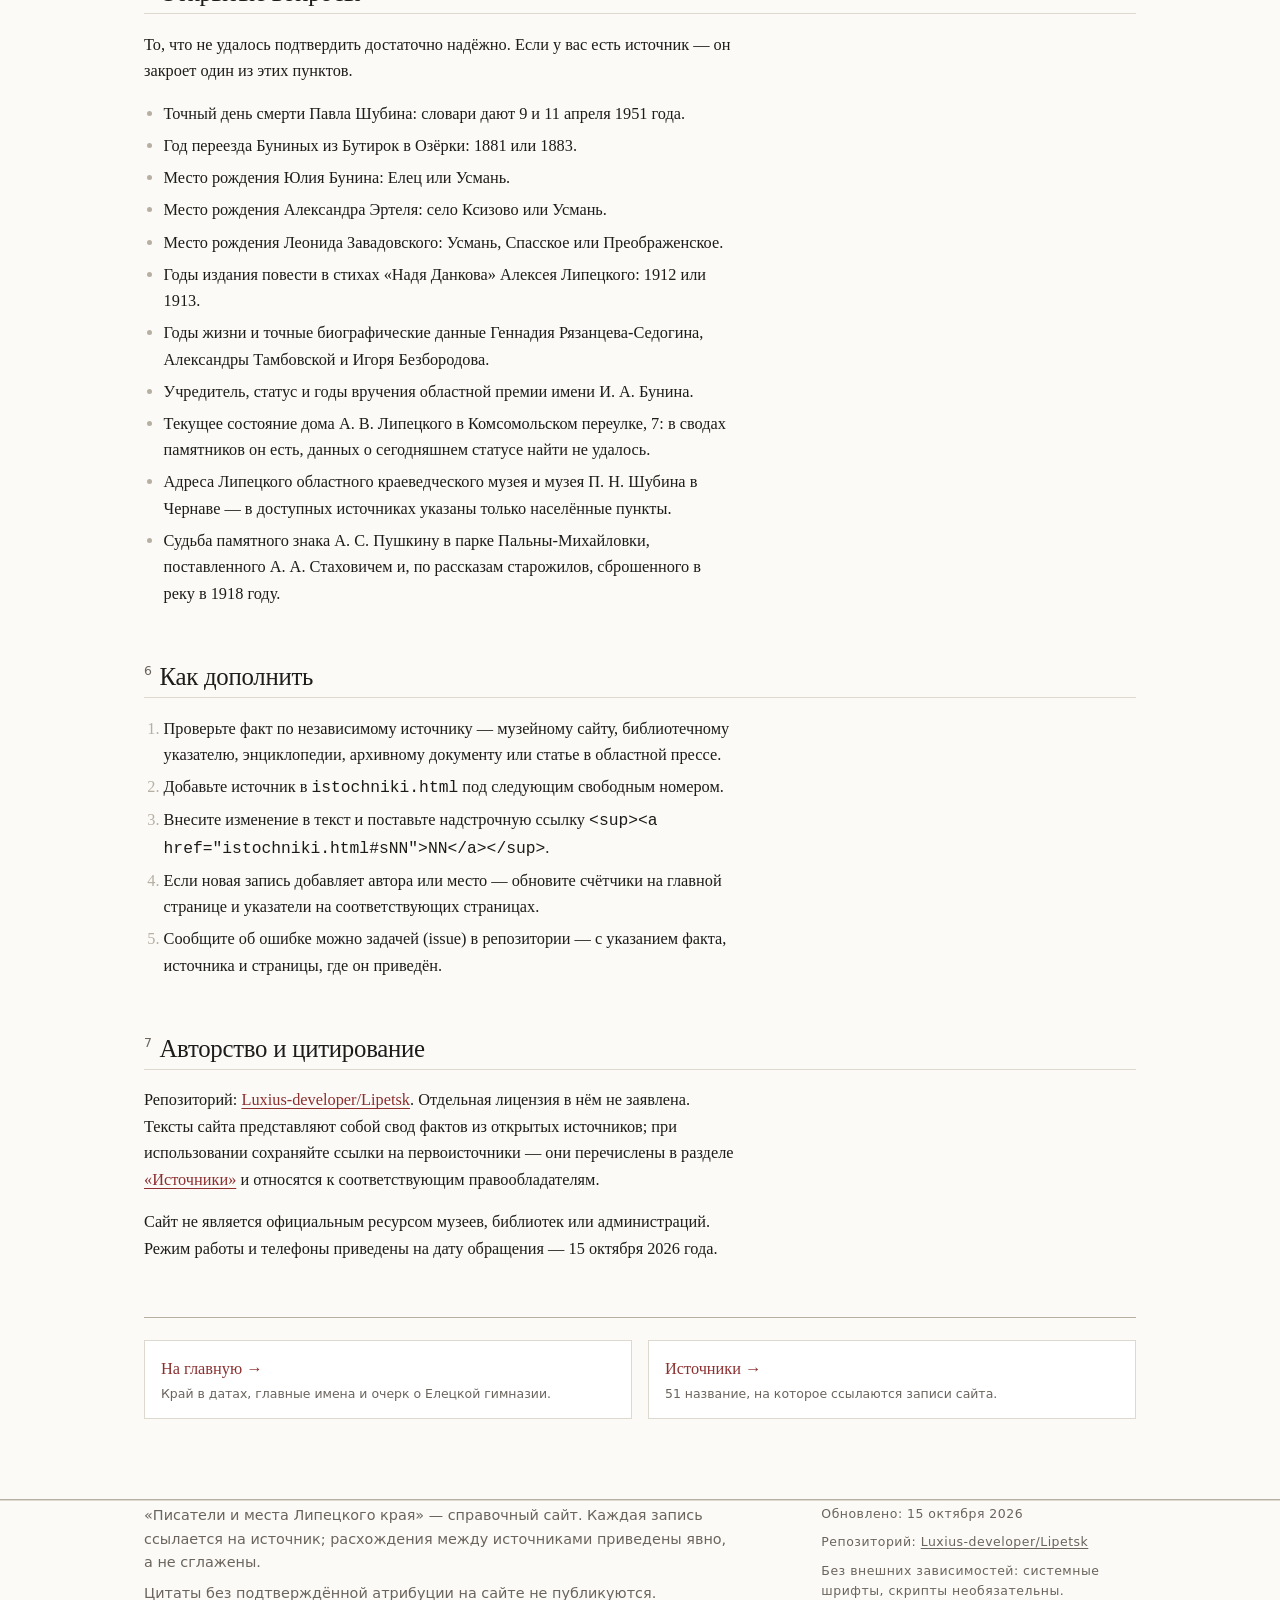
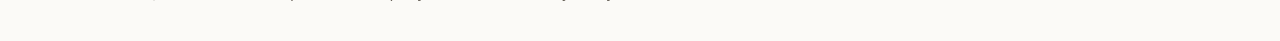
<file: o-proekte.html>
<!DOCTYPE html>
<html lang="ru">
<head>
<meta charset="utf-8">
<meta name="viewport" content="width=device-width, initial-scale=1">
<title>О проекте — Писатели и места Липецкого края</title>
<meta name="description" content="Как устроен сайт: правила отбора фактов, работа с источниками, структура файлов, оформление, открытые вопросы и способ сообщить об ошибке.">
<meta name="theme-color" content="#fbfaf7" media="(prefers-color-scheme: light)">
<meta name="theme-color" content="#14151a" media="(prefers-color-scheme: dark)">
<link rel="icon" href="assets/img/favicon.svg" type="image/svg+xml">
<link rel="stylesheet" href="assets/css/style.css">
</head>
<body>

<a class="skip-link" href="#main">К содержанию</a>

<header class="masthead">
  <div class="wrap masthead-inner">
    <a class="wordmark" href="index.html">Писатели и места<span>Липецкий край · литературный справочник</span></a>
    <nav class="nav" aria-label="Разделы сайта">
      <ul>
        <li><a href="index.html">Главная</a></li>
        <li><a href="avtory.html">Авторы</a></li>
        <li><a href="mesta.html">Места</a></li>
        <li><a href="hronologiya.html">Хронология</a></li>
        <li><a href="segodnya.html">Сегодня</a></li>
        <li><a href="istochniki.html">Источники</a></li>
        <li><a href="o-proekte.html" aria-current="page">О проекте</a></li>
      </ul>
    </nav>
  </div>
</header>

<main id="main">
<div class="wrap">

  <div class="page-head">
    <p class="kicker">Колофон</p>
    <h1>О проекте</h1>
    <p class="lede">Это справочник, а не витрина: он собран из проверяемых фактов о писателях,
      связанных с Липецким краем, и о сохранившихся памятных местах. Ниже — правила, по которым
      отбирались сведения, устройство файлов и список вопросов, на которые ответов пока нет.</p>
  </div>

  <nav class="toc" aria-label="Содержание страницы">
    <h2>Содержание</h2>
    <ol>
      <li><a href="#principy">Правила работы с фактами</a></li>
      <li><a href="#oformlenie">Оформление</a></li>
      <li><a href="#struktura">Структура файлов</a></li>
      <li><a href="#zapusk">Как открыть и как опубликовать</a></li>
      <li><a href="#voprosy">Открытые вопросы</a></li>
      <li><a href="#dopolnit">Как дополнить</a></li>
      <li><a href="#avtorstvo">Авторство и цитирование</a></li>
    </ol>
  </nav>

  <section id="principy" aria-labelledby="principy-title">
    <h2 class="section-title" id="principy-title"><span class="num">1</span>Правила работы с фактами</h2>

    <ol>
      <li><b>Каждое утверждение имеет источник.</b> В конце записи стоит строка «Источники»,
        а внутри текста — надстрочные ссылки. Все они ведут в раздел
        <a href="istochniki.html">«Источники»</a>, где 51 название сгруппировано по типу:
        библиотечные краеведческие проекты, музейные сайты, биографические справки,
        история края, современные издания.</li>
      <li><b>Расхождения не сглаживаются.</b> Если источники противоречат друг другу, приводятся
        обе версии. Так в записях появились «в начале 1880-х (краеведы называют 1881 и 1883 годы)»
        о переезде Буниных в Озёрки, «9 или 11 апреля 1951» о смерти Павла Шубина,
        два разных места рождения Юлия Бунина и Александра Эртеля.</li>
      <li><b>Даты до февраля 1918 года даны по старому и новому стилю</b> —
        например, 20 января (1 февраля) 1884 года для Замятина.</li>
      <li><b>Слабые источники помечены.</b> Методические и учебные материалы (источники 37 и 38)
        использованы только там, где факт подтверждается хотя бы одним библиотечным или музейным
        ресурсом; односторонние сведения сопровождаются оговоркой «по данным краеведческих
        публикаций».</li>
      <li><b>Устаревшие сведения не прячутся.</b> Мемориальный музей «Астапово» закрыт
        на реставрацию до 31 августа 2027 года — это указано и на главной странице, и в записи
        о музее, а не только в сноске.</li>
      <li><b>Цитаты — только с атрибуцией.</b> Высказываний «из литературного альманаха»
        и «от современных читателей» на сайте нет. Приведены лишь те фрагменты, источник которых
        назван: постановление педагогического совета Елецкой гимназии об отчислении Пришвина,
        отзыв Завадовского о стихах Кустова, слова Розанова о приезде в Елец.</li>
      <li><b>Без проверяемых данных запись не публикуется.</b> Тридцать четыре имени, по которым
        пока нет достаточных сведений, вынесены в список «Ещё имена на литературной карте»
        на странице «Авторы» — только имя, место и указание на источник, без биографий.</li>
      <li><b>Иллюстраций нет намеренно.</b> Свободные фотографии конкретных домов и усадеб
        не были проверены по лицензиям, а чужие снимки без разрешения использовать нельзя.
        Пока источник изображения не подтверждён, сайт остаётся текстовым.</li>
    </ol>
  </section>

  <section id="oformlenie" aria-labelledby="oformlenie-title">
    <h2 class="section-title" id="oformlenie-title"><span class="num">2</span>Оформление</h2>

    <p>Один файл стилей, один небольшой файл скриптов, системные шрифты, ни одной внешней
      зависимости — сайт открывается с диска, в самолёте и на медленной связи.</p>

    <table class="facts">
      <caption>Что сделано сознательно</caption>
      <tbody>
        <tr>
          <th scope="row">Шрифты</th>
          <td>Georgia и системный гротеск из стека операционной системы. Веб-шрифты не подключены:
            они добавляют сторонний запрос и меняют вид страницы до загрузки.</td>
        </tr>
        <tr>
          <th scope="row">Темы</th>
          <td>Светлая по умолчанию, тёмная — по системной настройке
            (<code>prefers-color-scheme</code>), без переключателя, который пришлось бы хранить
            в cookies.</td>
        </tr>
        <tr>
          <th scope="row">Доступность</th>
          <td>Ссылка «К содержанию», семантические заголовки и списки, <code>aria-current</code>
            в навигации, видимый фокус, подписи к таблицам, метки у разделов
            (<code>aria-labelledby</code>).</td>
        </tr>
        <tr>
          <th scope="row">JavaScript</th>
          <td>Только фильтр по группам на странице «Авторы» и переход к записи по якорю.
            Панель фильтра скрыта атрибутом <code>hidden</code> и показывается скриптом:
            без JavaScript страница остаётся полной.</td>
        </tr>
        <tr>
          <th scope="row">Движение</th>
          <td>Анимаций нет; при <code>prefers-reduced-motion</code> отключается и плавная
            прокрутка.</td>
        </tr>
        <tr>
          <th scope="row">Печать</th>
          <td>Отдельные правила: скрывается навигация и фильтр, после внешних ссылок печатается
            адрес, записи не разрываются между страницами.</td>
        </tr>
      </tbody>
    </table>
  </section>

  <section id="struktura" aria-labelledby="struktura-title">
    <h2 class="section-title" id="struktura-title"><span class="num">3</span>Структура файлов</h2>

    <pre><code>Lipetsk/
├── index.html          главная: край в датах, главные имена, очерк о Елецкой гимназии,
│                       литературная география, куда ехать
├── avtory.html         36 биографических справок в четырёх группах + список «ещё имена»
├── mesta.html          23 памятных места с адресами, статусом и режимом работы
├── hronologiya.html    86 датированных событий, 1146—2027
├── segodnya.html       журнал, антологии, премии, организации, фестивали, университеты
├── istochniki.html     51 источник, сгруппированный по типу
├── o-proekte.html      эта страница
├── 404.html            страница для несуществующего адреса (GitHub Pages)
├── README.md           описание репозитория
└── assets/
    ├── css/style.css   единственная таблица стилей
    ├── js/main.js      необязательные улучшения (фильтр, переход к записи)
    └── img/favicon.svg значок сайта</code></pre>

    <p>Все страницы лежат в корне, ссылки относительные, поэтому сайт одинаково работает
      по адресу <code>file://</code>, с любого статического хостинга и в подкаталоге.</p>
  </section>

  <section id="zapusk" aria-labelledby="zapusk-title">
    <h2 class="section-title" id="zapusk-title"><span class="num">4</span>Как открыть и как опубликовать</h2>

    <p>Локально достаточно открыть <code>index.html</code> в браузере. Если хочется адресов
      без расширения <code>.html</code> и живого обновления, подойдёт любой статический сервер:</p>

    <pre><code>cd Lipetsk
python3 -m http.server 8000
# затем открыть http://localhost:8000</code></pre>

    <p>Сборка не требуется: нет ни пакетного менеджера, ни препроцессоров, ни фреймворка.
      Для публикации на GitHub Pages достаточно указать ветку и папку <code>/ (root)</code>
      в настройках репозитория.</p>
  </section>

  <section id="voprosy" aria-labelledby="voprosy-title">
    <h2 class="section-title" id="voprosy-title"><span class="num">5</span>Открытые вопросы</h2>
    <p>То, что не удалось подтвердить достаточно надёжно. Если у вас есть источник —
      он закроет один из этих пунктов.</p>

    <ul>
      <li>Точный день смерти Павла Шубина: словари дают 9 и 11 апреля 1951 года.</li>
      <li>Год переезда Буниных из Бутирок в Озёрки: 1881 или 1883.</li>
      <li>Место рождения Юлия Бунина: Елец или Усмань.</li>
      <li>Место рождения Александра Эртеля: село Ксизово или Усмань.</li>
      <li>Место рождения Леонида Завадовского: Усмань, Спасское или Преображенское.</li>
      <li>Годы издания повести в стихах «Надя Данкова» Алексея Липецкого: 1912 или 1913.</li>
      <li>Годы жизни и точные биографические данные Геннадия Рязанцева-Седогина,
        Александры Тамбовской и Игоря Безбородова.</li>
      <li>Учредитель, статус и годы вручения областной премии имени И. А. Бунина.</li>
      <li>Текущее состояние дома А. В. Липецкого в Комсомольском переулке, 7: в сводах
        памятников он есть, данных о сегодняшнем статусе найти не удалось.</li>
      <li>Адреса Липецкого областного краеведческого музея и музея П. Н. Шубина в Чернаве —
        в доступных источниках указаны только населённые пункты.</li>
      <li>Судьба памятного знака А. С. Пушкину в парке Пальны-Михайловки, поставленного
        А. А. Стаховичем и, по рассказам старожилов, сброшенного в реку в 1918 году.</li>
    </ul>
  </section>

  <section id="dopolnit" aria-labelledby="dopolnit-title">
    <h2 class="section-title" id="dopolnit-title"><span class="num">6</span>Как дополнить</h2>
    <ol>
      <li>Проверьте факт по независимому источнику — музейному сайту, библиотечному указателю,
        энциклопедии, архивному документу или статье в областной прессе.</li>
      <li>Добавьте источник в <code>istochniki.html</code> под следующим свободным номером.</li>
      <li>Внесите изменение в текст и поставьте надстрочную ссылку
        <code>&lt;sup&gt;&lt;a href="istochniki.html#sNN"&gt;NN&lt;/a&gt;&lt;/sup&gt;</code>.</li>
      <li>Если новая запись добавляет автора или место — обновите счётчики на главной странице
        и указатели на соответствующих страницах.</li>
      <li>Сообщите об ошибке можно задачей (issue) в репозитории — с указанием факта,
        источника и страницы, где он приведён.</li>
    </ol>
  </section>

  <section id="avtorstvo" aria-labelledby="avtorstvo-title">
    <h2 class="section-title" id="avtorstvo-title"><span class="num">7</span>Авторство и цитирование</h2>
    <p>Репозиторий: <a href="https://github.com/Luxius-developer/Lipetsk">Luxius-developer/Lipetsk</a>.
      Отдельная лицензия в нём не заявлена. Тексты сайта представляют собой свод фактов
      из открытых источников; при использовании сохраняйте ссылки на первоисточники —
      они перечислены в разделе <a href="istochniki.html">«Источники»</a> и относятся
      к соответствующим правообладателям.</p>
    <p>Сайт не является официальным ресурсом музеев, библиотек или администраций.
      Режим работы и телефоны приведены на дату обращения — 15 октября 2026 года.</p>
  </section>

  <div class="next">
    <a href="index.html">
      <span class="t">На главную →</span>
      <span class="d">Край в датах, главные имена и очерк о Елецкой гимназии.</span>
    </a>
    <a href="istochniki.html">
      <span class="t">Источники →</span>
      <span class="d">51 название, на которое ссылаются записи сайта.</span>
    </a>
  </div>

</div>
</main>

<footer class="colophon">
  <div class="wrap">
    <div>
      <p>«Писатели и места Липецкого края» — справочный сайт. Каждая запись ссылается на источник;
        расхождения между источниками приведены явно, а не сглажены.</p>
      <p>Цитаты без подтверждённой атрибуции на сайте не публикуются.</p>
    </div>
    <div class="stamp">
      <p>Обновлено: <span data-revised="15 октября 2026">15 октября 2026</span></p>
      <p>Репозиторий: <a href="https://github.com/Luxius-developer/Lipetsk">Luxius-developer/Lipetsk</a></p>
      <p>Без внешних зависимостей: системные шрифты, скрипты необязательны.</p>
    </div>
  </div>
</footer>

<script src="assets/js/main.js" defer></script>
</body>
</html>
</file>
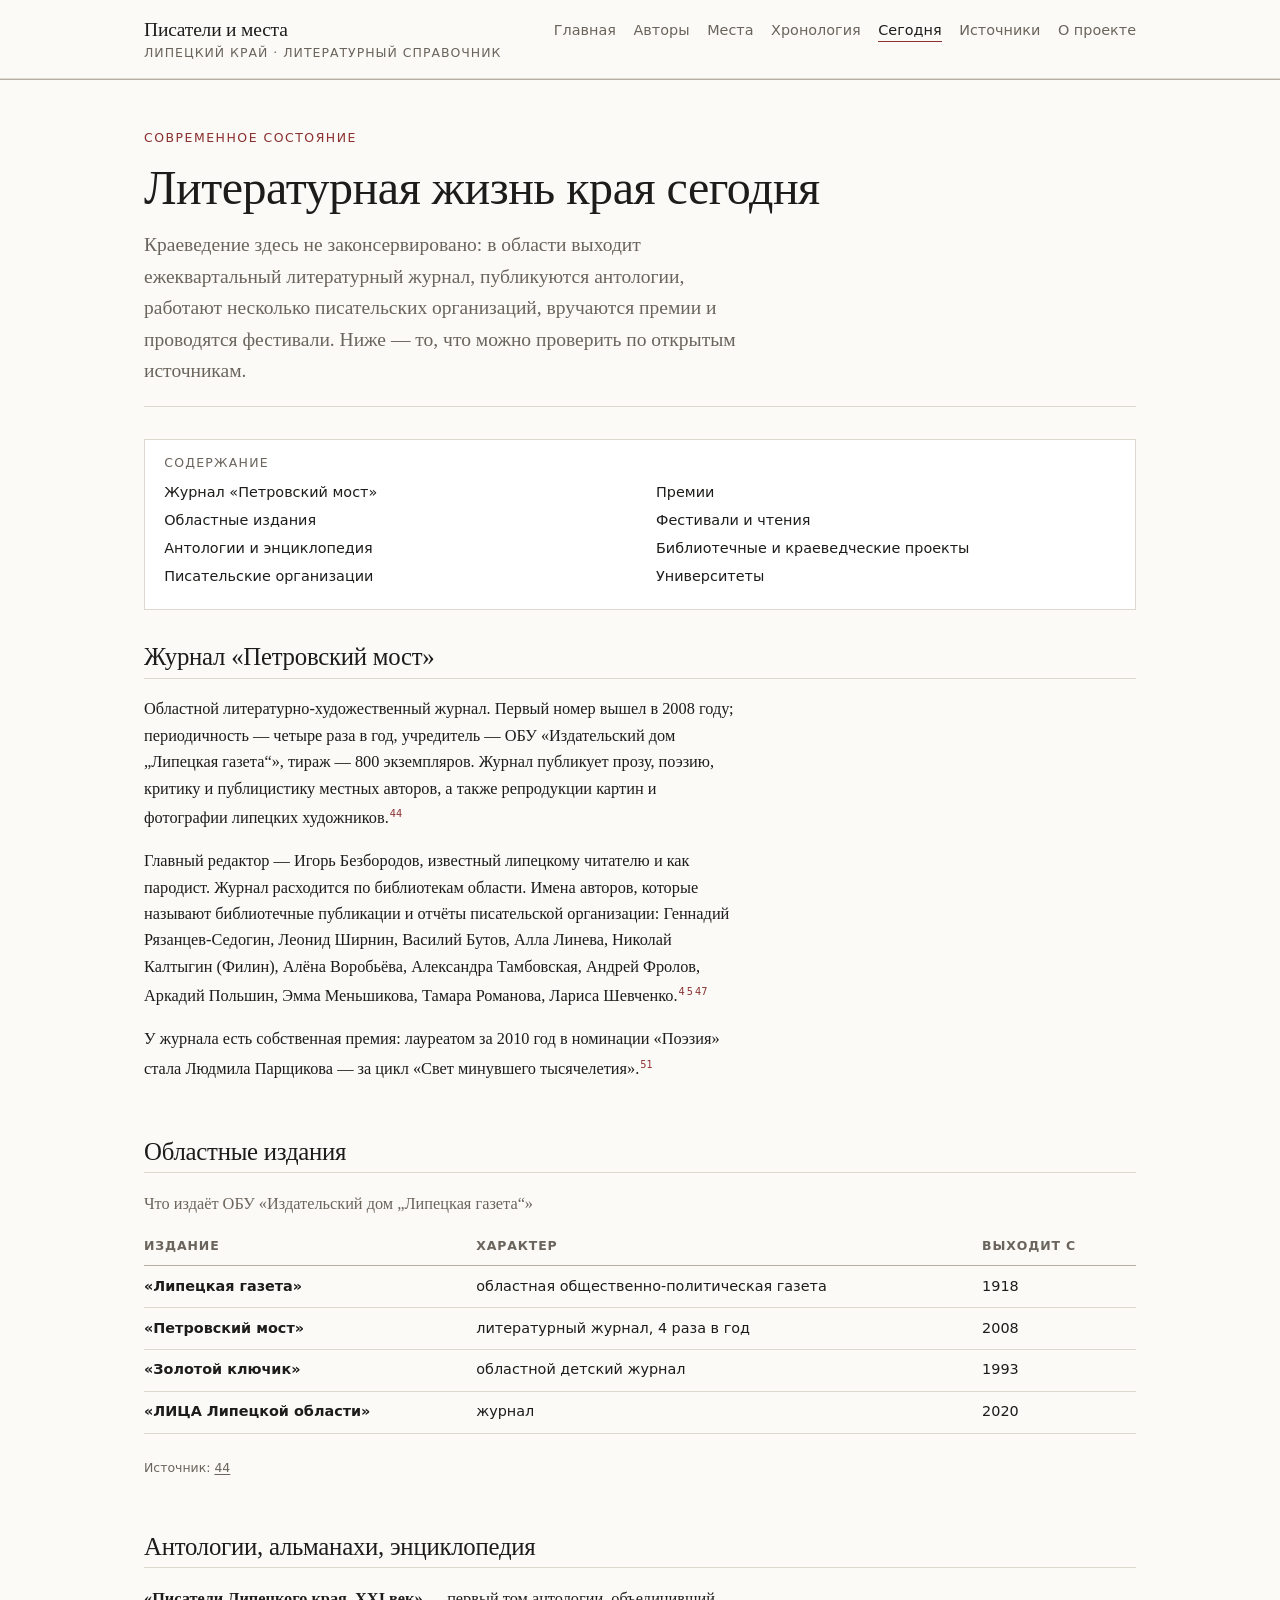
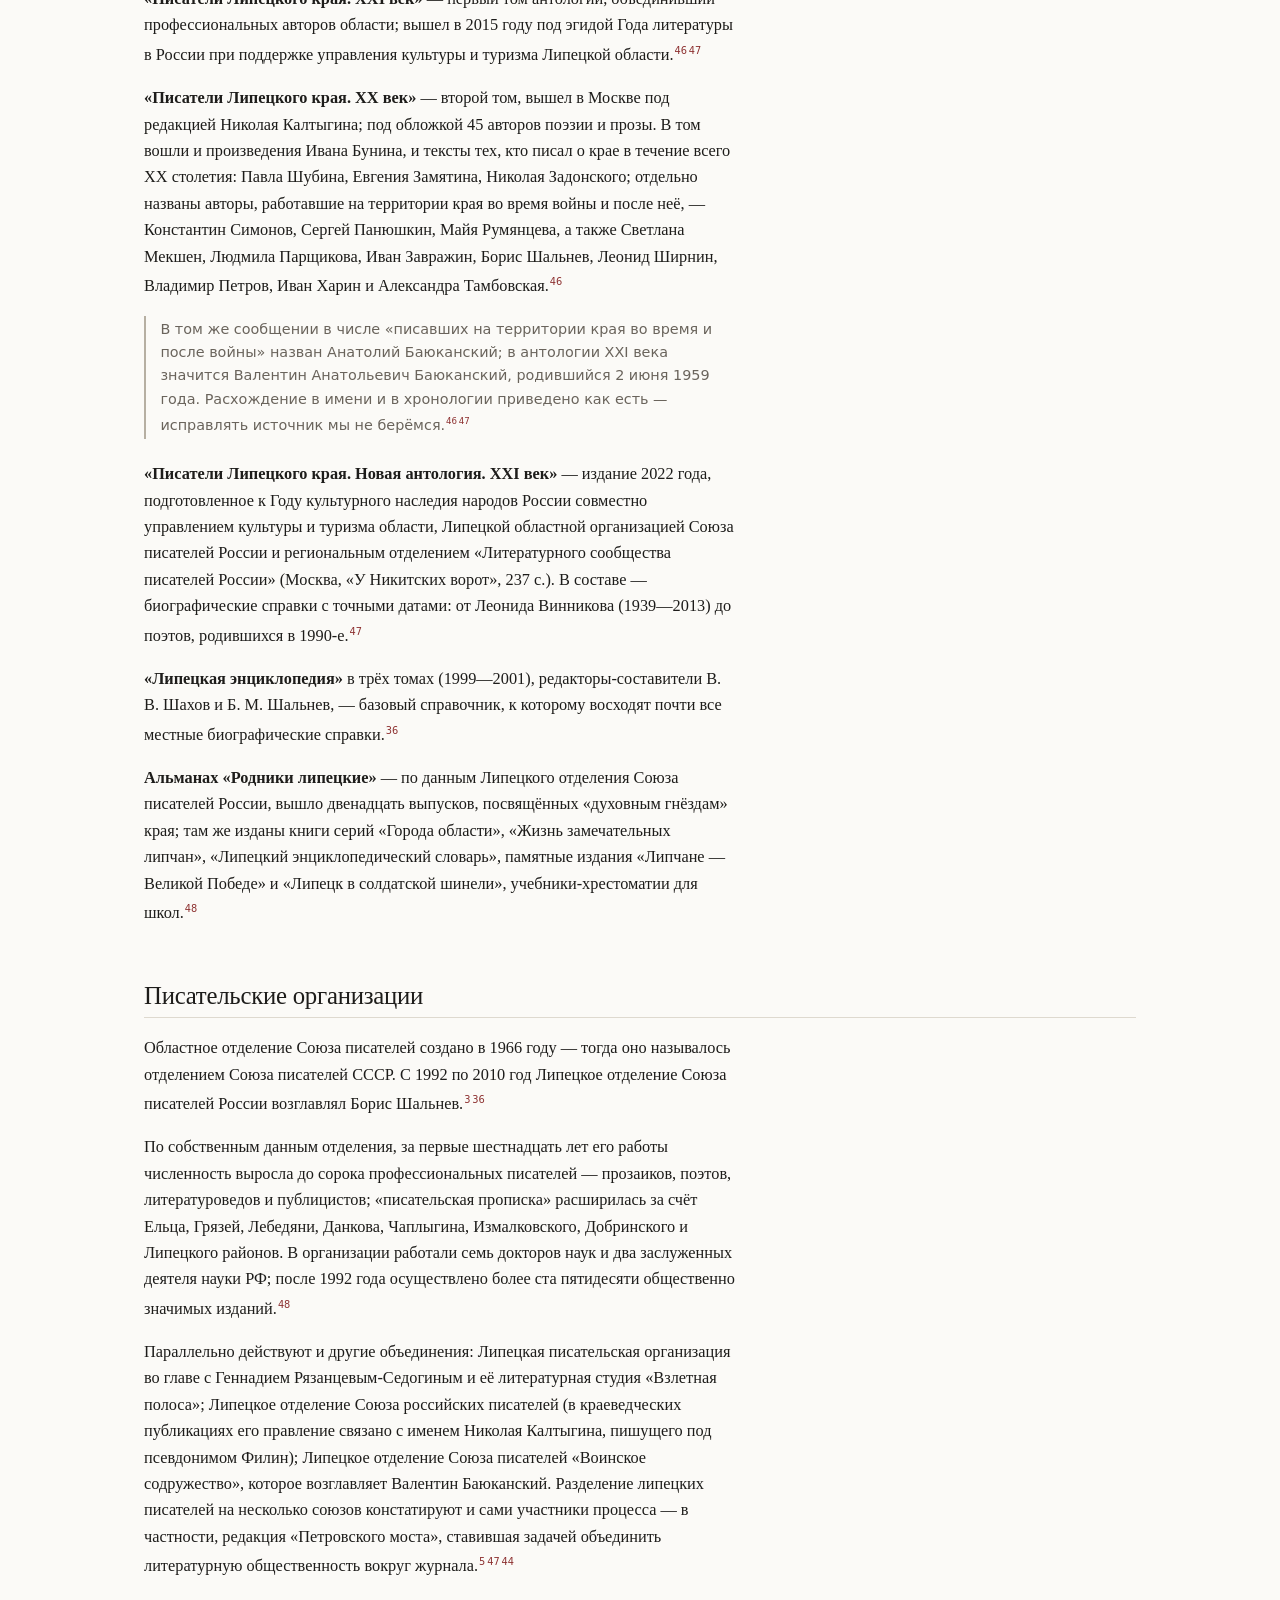
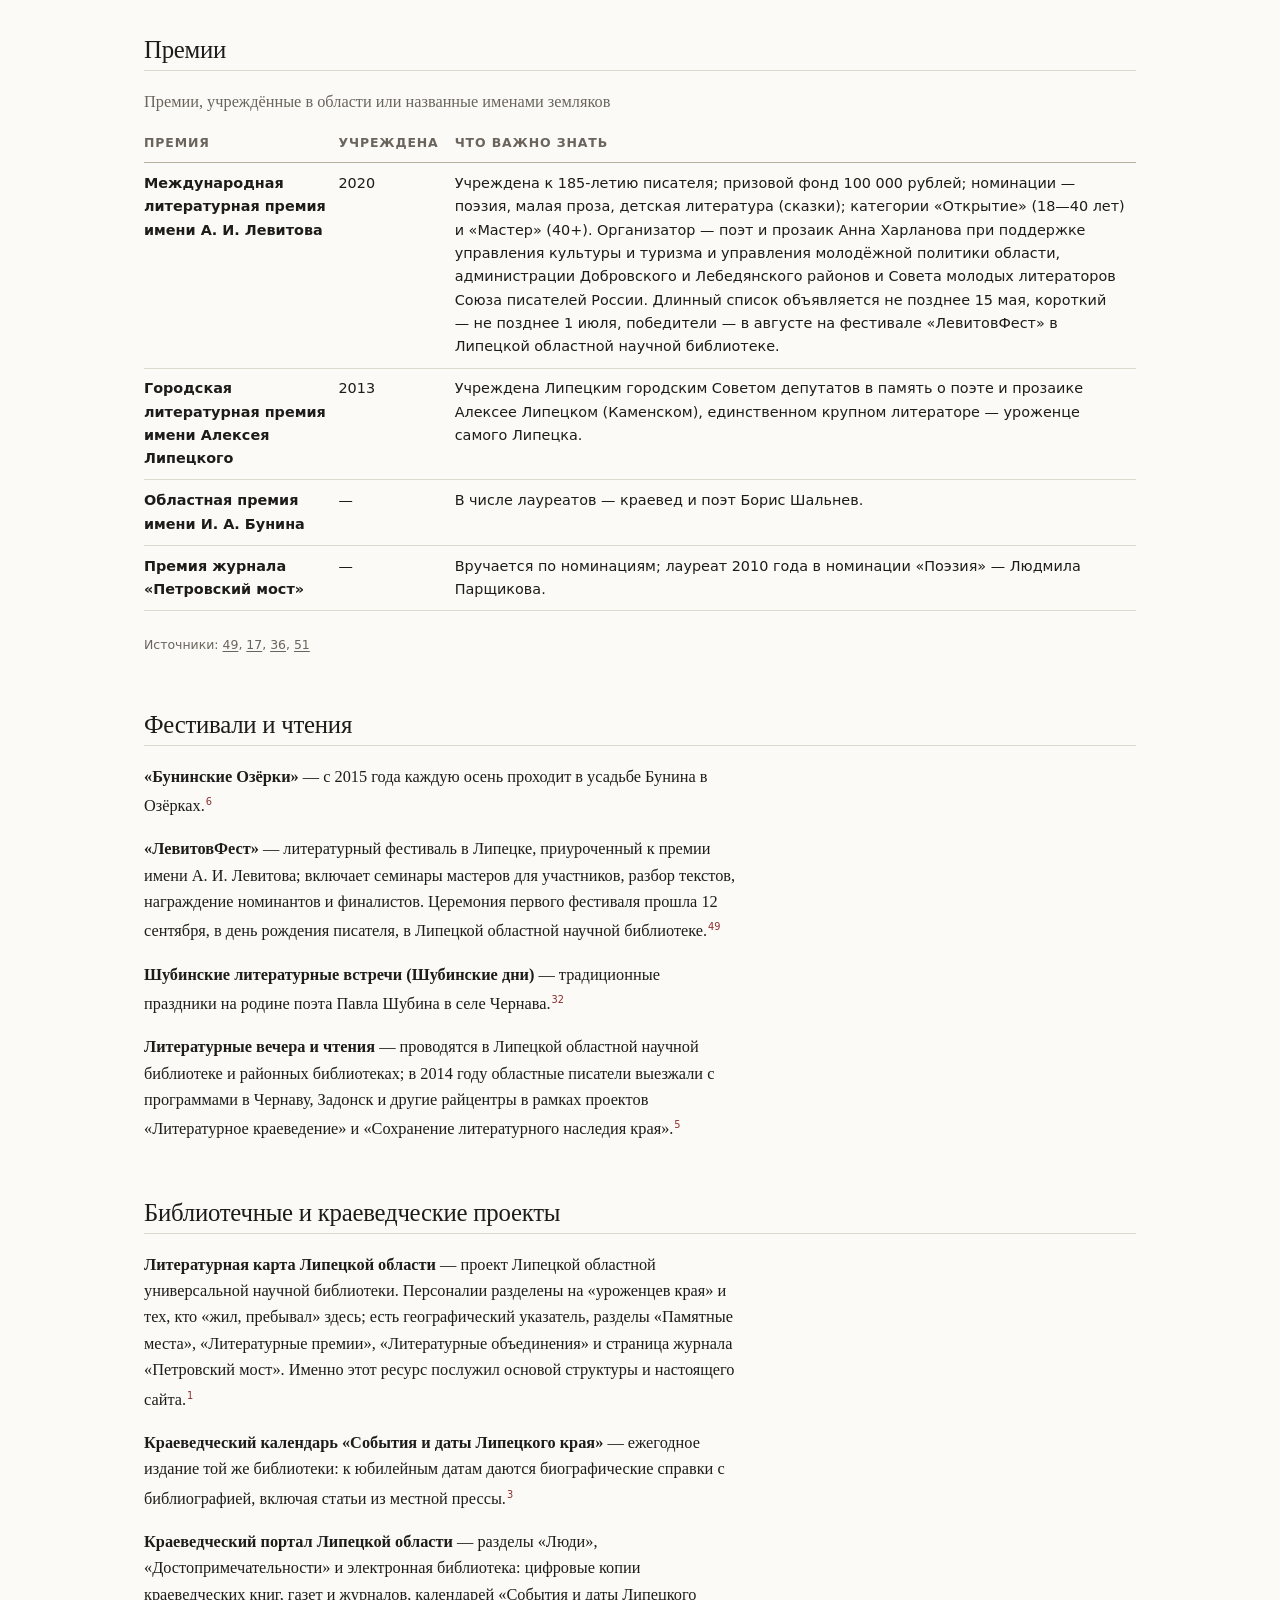
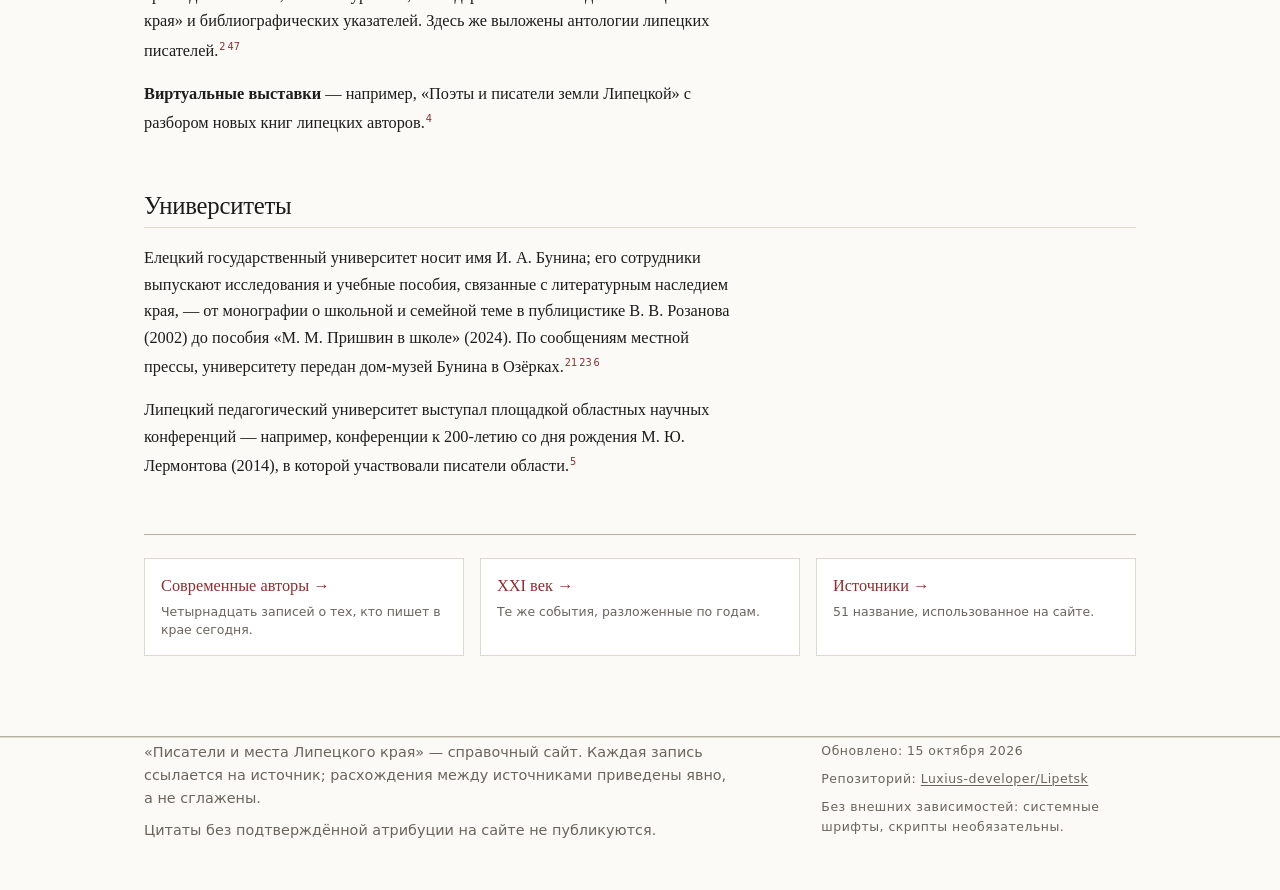
<file: segodnya.html>
<!DOCTYPE html>
<html lang="ru">
<head>
<meta charset="utf-8">
<meta name="viewport" content="width=device-width, initial-scale=1">
<title>Сегодня — Писатели и места Липецкого края</title>
<meta name="description" content="Литературная жизнь Липецкой области сейчас: журнал «Петровский мост», антологии «Писатели Липецкого края», премия имени А. И. Левитова, писательские организации, библиотечные проекты и фестивали.">
<meta name="theme-color" content="#fbfaf7" media="(prefers-color-scheme: light)">
<meta name="theme-color" content="#14151a" media="(prefers-color-scheme: dark)">
<link rel="icon" href="assets/img/favicon.svg" type="image/svg+xml">
<link rel="stylesheet" href="assets/css/style.css">
</head>
<body>

<a class="skip-link" href="#main">К содержанию</a>

<header class="masthead">
  <div class="wrap masthead-inner">
    <a class="wordmark" href="index.html">Писатели и места<span>Липецкий край · литературный справочник</span></a>
    <nav class="nav" aria-label="Разделы сайта">
      <ul>
        <li><a href="index.html">Главная</a></li>
        <li><a href="avtory.html">Авторы</a></li>
        <li><a href="mesta.html">Места</a></li>
        <li><a href="hronologiya.html">Хронология</a></li>
        <li><a href="segodnya.html" aria-current="page">Сегодня</a></li>
        <li><a href="istochniki.html">Источники</a></li>
        <li><a href="o-proekte.html">О проекте</a></li>
      </ul>
    </nav>
  </div>
</header>

<main id="main">
<div class="wrap">

  <div class="page-head">
    <p class="kicker">Современное состояние</p>
    <h1>Литературная жизнь края сегодня</h1>
    <p class="lede">Краеведение здесь не законсервировано: в области выходит ежеквартальный
      литературный журнал, публикуются антологии, работают несколько писательских организаций,
      вручаются премии и проводятся фестивали. Ниже — то, что можно проверить по открытым
      источникам.</p>
  </div>

  <nav class="toc" aria-label="Содержание раздела">
    <h2>Содержание</h2>
    <ol>
      <li><a href="#zhurnal">Журнал «Петровский мост»</a></li>
      <li><a href="#izdaniya">Областные издания</a></li>
      <li><a href="#antologii">Антологии и энциклопедия</a></li>
      <li><a href="#organizacii">Писательские организации</a></li>
      <li><a href="#premii">Премии</a></li>
      <li><a href="#festivali">Фестивали и чтения</a></li>
      <li><a href="#proekty">Библиотечные и краеведческие проекты</a></li>
      <li><a href="#nauka">Университеты</a></li>
    </ol>
  </nav>

  <section id="zhurnal" aria-labelledby="zhurnal-title">
    <h2 class="section-title" id="zhurnal-title">Журнал «Петровский мост»</h2>
    <p>Областной литературно-художественный журнал. Первый номер вышел
      в 2008 году; периодичность — четыре раза в год, учредитель — ОБУ «Издательский дом
      „Липецкая газета“», тираж — 800 экземпляров. Журнал публикует прозу, поэзию, критику
      и публицистику местных авторов, а также репродукции картин и фотографии липецких
      художников.<sup><a href="istochniki.html#s44">44</a></sup></p>
    <p>Главный редактор — Игорь Безбородов, известный липецкому читателю и как пародист.
      Журнал расходится по библиотекам области. Имена авторов, которые называют библиотечные
      публикации и отчёты писательской организации: Геннадий Рязанцев-Седогин, Леонид Ширнин,
      Василий Бутов, Алла Линева, Николай Калтыгин (Филин), Алёна Воробьёва, Александра Тамбовская,
      Андрей Фролов, Аркадий Польшин, Эмма Меньшикова, Тамара Романова, Лариса
      Шевченко.<sup><a href="istochniki.html#s4">4</a></sup><sup><a href="istochniki.html#s5">5</a></sup><sup><a href="istochniki.html#s47">47</a></sup></p>
    <p>У журнала есть собственная премия: лауреатом за 2010 год в номинации «Поэзия» стала
      Людмила Парщикова — за цикл «Свет минувшего тысячелетия».<sup><a href="istochniki.html#s51">51</a></sup></p>
  </section>

  <section id="izdaniya" aria-labelledby="izdaniya-title">
    <h2 class="section-title" id="izdaniya-title">Областные издания</h2>
    <table>
      <caption>Что издаёт ОБУ «Издательский дом „Липецкая газета“»</caption>
      <thead>
        <tr>
          <th scope="col">Издание</th>
          <th scope="col">Характер</th>
          <th scope="col">Выходит с</th>
        </tr>
      </thead>
      <tbody>
        <tr>
          <th scope="row">«Липецкая газета»</th>
          <td>областная общественно-политическая газета</td>
          <td>1918</td>
        </tr>
        <tr>
          <th scope="row">«Петровский мост»</th>
          <td>литературный журнал, 4 раза в год</td>
          <td>2008</td>
        </tr>
        <tr>
          <th scope="row">«Золотой ключик»</th>
          <td>областной детский журнал</td>
          <td>1993</td>
        </tr>
        <tr>
          <th scope="row">«ЛИЦА Липецкой области»</th>
          <td>журнал</td>
          <td>2020</td>
        </tr>
      </tbody>
    </table>
    <p class="refs">Источник: <a href="istochniki.html#s44">44</a></p>
  </section>

  <section id="antologii" aria-labelledby="antologii-title">
    <h2 class="section-title" id="antologii-title">Антологии, альманахи, энциклопедия</h2>

    <p><b>«Писатели Липецкого края. XXI век»</b> — первый том антологии, объединивший профессиональных
      авторов области; вышел в 2015 году под эгидой Года литературы в России при поддержке
      управления культуры и туризма Липецкой области.<sup><a href="istochniki.html#s46">46</a></sup><sup><a href="istochniki.html#s47">47</a></sup></p>

    <p><b>«Писатели Липецкого края. XX век»</b> — второй том, вышел в Москве под редакцией
      Николая Калтыгина; под обложкой 45 авторов поэзии и прозы. В том вошли и произведения
      Ивана Бунина, и тексты тех, кто писал о крае в течение всего XX столетия: Павла Шубина,
      Евгения Замятина, Николая Задонского; отдельно названы авторы, работавшие на территории
      края во время войны и после неё, — Константин Симонов, Сергей Панюшкин, Майя Румянцева,
      а также Светлана Мекшен, Людмила Парщикова, Иван Завражин, Борис Шальнев, Леонид Ширнин,
      Владимир Петров, Иван Харин и Александра Тамбовская.<sup><a href="istochniki.html#s46">46</a></sup></p>

    <p class="note">В том же сообщении в числе «писавших на территории края во время и после войны»
      назван Анатолий Баюканский; в антологии XXI века значится Валентин Анатольевич Баюканский,
      родившийся 2 июня 1959 года. Расхождение в имени и в хронологии приведено как есть —
      исправлять источник мы не берёмся.<sup><a href="istochniki.html#s46">46</a></sup><sup><a href="istochniki.html#s47">47</a></sup></p>

    <p><b>«Писатели Липецкого края. Новая антология. XXI век»</b> — издание 2022 года, подготовленное
      к Году культурного наследия народов России совместно управлением культуры и туризма области,
      Липецкой областной организацией Союза писателей России и региональным отделением
      «Литературного сообщества писателей России» (Москва, «У Никитских ворот», 237 с.).
      В составе — биографические справки с точными датами: от Леонида Винникова (1939—2013)
      до поэтов, родившихся в 1990-е.<sup><a href="istochniki.html#s47">47</a></sup></p>

    <p><b>«Липецкая энциклопедия»</b> в трёх томах (1999—2001), редакторы-составители В. В. Шахов
      и Б. М. Шальнев, — базовый справочник, к которому восходят почти все местные
      биографические справки.<sup><a href="istochniki.html#s36">36</a></sup></p>

    <p><b>Альманах «Родники липецкие»</b> — по данным Липецкого отделения Союза писателей России,
      вышло двенадцать выпусков, посвящённых «духовным гнёздам» края; там же изданы книги серий
      «Города области», «Жизнь замечательных липчан», «Липецкий энциклопедический словарь»,
      памятные издания «Липчане — Великой Победе» и «Липецк в солдатской шинели», учебники-хрестоматии
      для школ.<sup><a href="istochniki.html#s48">48</a></sup></p>
  </section>

  <section id="organizacii" aria-labelledby="organizacii-title">
    <h2 class="section-title" id="organizacii-title">Писательские организации</h2>
    <p>Областное отделение Союза писателей создано в 1966 году — тогда оно называлось отделением
      Союза писателей СССР. С 1992 по 2010 год Липецкое отделение Союза писателей России
      возглавлял Борис Шальнев.<sup><a href="istochniki.html#s3">3</a></sup><sup><a href="istochniki.html#s36">36</a></sup></p>
    <p>По собственным данным отделения, за первые шестнадцать лет его работы численность выросла
      до сорока профессиональных писателей — прозаиков, поэтов, литературоведов и публицистов;
      «писательская прописка» расширилась за счёт Ельца, Грязей, Лебедяни, Данкова, Чаплыгина,
      Измалковского, Добринского и Липецкого районов. В организации работали семь докторов наук
      и два заслуженных деятеля науки РФ; после 1992 года осуществлено более ста пятидесяти
      общественно значимых изданий.<sup><a href="istochniki.html#s48">48</a></sup></p>
    <p>Параллельно действуют и другие объединения: Липецкая писательская организация во главе
      с Геннадием Рязанцевым-Седогиным и её литературная студия «Взлетная полоса»; Липецкое
      отделение Союза российских писателей (в краеведческих публикациях его правление связано
      с именем Николая Калтыгина, пишущего под псевдонимом Филин); Липецкое отделение Союза
      писателей «Воинское содружество», которое возглавляет Валентин Баюканский. Разделение
      липецких писателей на несколько союзов констатируют и сами участники процесса —
      в частности, редакция «Петровского моста», ставившая задачей объединить литературную
      общественность вокруг журнала.<sup><a href="istochniki.html#s5">5</a></sup><sup><a href="istochniki.html#s47">47</a></sup><sup><a href="istochniki.html#s44">44</a></sup></p>
  </section>

  <section id="premii" aria-labelledby="premii-title">
    <h2 class="section-title" id="premii-title">Премии</h2>

    <table>
      <caption>Премии, учреждённые в области или названные именами земляков</caption>
      <thead>
        <tr>
          <th scope="col">Премия</th>
          <th scope="col">Учреждена</th>
          <th scope="col">Что важно знать</th>
        </tr>
      </thead>
      <tbody>
        <tr>
          <th scope="row">Международная литературная премия имени А. И. Левитова</th>
          <td>2020</td>
          <td>Учреждена к 185-летию писателя; призовой фонд 100 000 рублей; номинации — поэзия,
            малая проза, детская литература (сказки); категории «Открытие» (18—40 лет) и «Мастер» (40+).
            Организатор — поэт и прозаик Анна Харланова при поддержке управления культуры и туризма
            и управления молодёжной политики области, администрации Добровского и Лебедянского
            районов и Совета молодых литераторов Союза писателей России. Длинный список объявляется
            не позднее 15 мая, короткий — не позднее 1 июля, победители — в августе на фестивале
            «ЛевитовФест» в Липецкой областной научной библиотеке.</td>
        </tr>
        <tr>
          <th scope="row">Городская литературная премия имени Алексея Липецкого</th>
          <td>2013</td>
          <td>Учреждена Липецким городским Советом депутатов в память о поэте и прозаике
            Алексее Липецком (Каменском), единственном крупном литераторе — уроженце самого
            Липецка.</td>
        </tr>
        <tr>
          <th scope="row">Областная премия имени И. А. Бунина</th>
          <td>—</td>
          <td>В числе лауреатов — краевед и поэт Борис Шальнев.</td>
        </tr>
        <tr>
          <th scope="row">Премия журнала «Петровский мост»</th>
          <td>—</td>
          <td>Вручается по номинациям; лауреат 2010 года в номинации «Поэзия» —
            Людмила Парщикова.</td>
        </tr>
      </tbody>
    </table>
    <p class="refs">Источники: <a href="istochniki.html#s49">49</a>, <a href="istochniki.html#s17">17</a>,
      <a href="istochniki.html#s36">36</a>, <a href="istochniki.html#s51">51</a></p>
  </section>

  <section id="festivali" aria-labelledby="festivali-title">
    <h2 class="section-title" id="festivali-title">Фестивали и чтения</h2>
    <p><b>«Бунинские Озёрки»</b> — с 2015 года каждую осень проходит в усадьбе Бунина
      в Озёрках.<sup><a href="istochniki.html#s6">6</a></sup></p>
    <p><b>«ЛевитовФест»</b> — литературный фестиваль в Липецке, приуроченный к премии имени
      А. И. Левитова; включает семинары мастеров для участников, разбор текстов, награждение
      номинантов и финалистов. Церемония первого фестиваля прошла 12 сентября, в день рождения
      писателя, в Липецкой областной научной библиотеке.<sup><a href="istochniki.html#s49">49</a></sup></p>
    <p><b>Шубинские литературные встречи (Шубинские дни)</b> — традиционные праздники на родине
      поэта Павла Шубина в селе Чернава.<sup><a href="istochniki.html#s32">32</a></sup></p>
    <p><b>Литературные вечера и чтения</b> — проводятся в Липецкой областной научной библиотеке
      и районных библиотеках; в 2014 году областные писатели выезжали с программами в Чернаву,
      Задонск и другие райцентры в рамках проектов «Литературное краеведение» и «Сохранение
      литературного наследия края».<sup><a href="istochniki.html#s5">5</a></sup></p>
  </section>

  <section id="proekty" aria-labelledby="proekty-title">
    <h2 class="section-title" id="proekty-title">Библиотечные и краеведческие проекты</h2>
    <p><b>Литературная карта Липецкой области</b> — проект Липецкой областной универсальной научной
      библиотеки. Персоналии разделены на «уроженцев края» и тех, кто «жил, пребывал» здесь;
      есть географический указатель, разделы «Памятные места», «Литературные премии»,
      «Литературные объединения» и страница журнала «Петровский мост». Именно этот ресурс
      послужил основой структуры и настоящего сайта.<sup><a href="istochniki.html#s1">1</a></sup></p>
    <p><b>Краеведческий календарь «События и даты Липецкого края»</b> — ежегодное издание той же
      библиотеки: к юбилейным датам даются биографические справки с библиографией, включая
      статьи из местной прессы.<sup><a href="istochniki.html#s3">3</a></sup></p>
    <p><b>Краеведческий портал Липецкой области</b> — разделы «Люди», «Достопримечательности»
      и электронная библиотека: цифровые копии краеведческих книг, газет и журналов, календарей
      «События и даты Липецкого края» и библиографических указателей. Здесь же выложены
      антологии липецких писателей.<sup><a href="istochniki.html#s2">2</a></sup><sup><a href="istochniki.html#s47">47</a></sup></p>
    <p><b>Виртуальные выставки</b> — например, «Поэты и писатели земли Липецкой» с разбором
      новых книг липецких авторов.<sup><a href="istochniki.html#s4">4</a></sup></p>
  </section>

  <section id="nauka" aria-labelledby="nauka-title">
    <h2 class="section-title" id="nauka-title">Университеты</h2>
    <p>Елецкий государственный университет носит имя И. А. Бунина; его сотрудники выпускают
      исследования и учебные пособия, связанные с литературным наследием края, — от монографии
      о школьной и семейной теме в публицистике В. В. Розанова (2002) до пособия
      «М. М. Пришвин в школе» (2024). По сообщениям местной прессы, университету передан
      дом-музей Бунина в Озёрках.<sup><a href="istochniki.html#s21">21</a></sup><sup><a href="istochniki.html#s23">23</a></sup><sup><a href="istochniki.html#s6">6</a></sup></p>
    <p>Липецкий педагогический университет выступал площадкой областных научных конференций —
      например, конференции к 200-летию со дня рождения М. Ю. Лермонтова (2014), в которой
      участвовали писатели области.<sup><a href="istochniki.html#s5">5</a></sup></p>
  </section>

  <div class="next">
    <a href="avtory.html#sovremennye">
      <span class="t">Современные авторы →</span>
      <span class="d">Четырнадцать записей о тех, кто пишет в крае сегодня.</span>
    </a>
    <a href="hronologiya.html#xxi">
      <span class="t">XXI век →</span>
      <span class="d">Те же события, разложенные по годам.</span>
    </a>
    <a href="istochniki.html">
      <span class="t">Источники →</span>
      <span class="d">51 название, использованное на сайте.</span>
    </a>
  </div>

</div>
</main>

<footer class="colophon">
  <div class="wrap">
    <div>
      <p>«Писатели и места Липецкого края» — справочный сайт. Каждая запись ссылается на источник;
        расхождения между источниками приведены явно, а не сглажены.</p>
      <p>Цитаты без подтверждённой атрибуции на сайте не публикуются.</p>
    </div>
    <div class="stamp">
      <p>Обновлено: <span data-revised="15 октября 2026">15 октября 2026</span></p>
      <p>Репозиторий: <a href="https://github.com/Luxius-developer/Lipetsk">Luxius-developer/Lipetsk</a></p>
      <p>Без внешних зависимостей: системные шрифты, скрипты необязательны.</p>
    </div>
  </div>
</footer>

<script src="assets/js/main.js" defer></script>
</body>
</html>
</file>
<file: assets/css/style.css>
/* ==========================================================================
   Писатели и места Липецкого края
   ----------------------------------------------------------------------------
   Принципы оформления:
   — типографика вместо эффектов: ни градиентов, ни свечения, ни анимаций;
   — ни одной внешней зависимости (шрифты системные, иконок нет вовсе);
   — страница обязана быть читаемой без CSS и без JavaScript;
   — одинаково пригодна для экрана и для печати.
   ========================================================================== */

:root {
  --paper: #fbfaf7;
  --card: #ffffff;
  --shade: #f2efe8;
  --ink: #1d1c1a;
  --muted: #6a645c;
  --rule: #ded9cf;
  --rule-strong: #b6afa2;
  --accent: #8c2f2f;
  --accent-soft: #a5544a;

  --measure: 37rem;        /* длина строки основного текста */
  --wide: 66rem;           /* ширина макета */

  --fs-xs: .78rem;
  --fs-s: .9rem;
  --fs-m: 1.02rem;
  --fs-l: 1.22rem;
  --fs-xl: 1.55rem;
  --fs-xxl: 2.05rem;
  --fs-hero: clamp(1.9rem, 1.2rem + 3.4vw, 3rem);

  --serif: Georgia, "PT Serif", "Times New Roman", "Nimbus Roman", serif;
  --sans: system-ui, -apple-system, "Segoe UI", Roboto, "Helvetica Neue", Arial, sans-serif;

  --gap: clamp(1rem, 3vw, 2rem);
}

@media (prefers-color-scheme: dark) {
  :root {
    --paper: #14151a;
    --card: #1b1d23;
    --shade: #20232a;
    --ink: #e9e6e0;
    --muted: #a29d94;
    --rule: #33363e;
    --rule-strong: #4b4f59;
    --accent: #e0a08f;
    --accent-soft: #c98a79;
  }
}

/* --- Сброс -------------------------------------------------------------- */

*,
*::before,
*::after { box-sizing: border-box; }

html {
  -webkit-text-size-adjust: 100%;
  scroll-behavior: smooth;
  scroll-padding-top: 5rem;
}

@media (prefers-reduced-motion: reduce) {
  html { scroll-behavior: auto; }
  *, *::before, *::after { transition: none !important; }
}

body {
  margin: 0;
  background: var(--paper);
  color: var(--ink);
  font-family: var(--serif);
  font-size: var(--fs-m);
  line-height: 1.62;
  font-variant-numeric: oldstyle-nums proportional-nums;
  text-rendering: optimizeLegibility;
}

h1, h2, h3, h4 {
  font-family: var(--serif);
  font-weight: 400;
  line-height: 1.2;
  letter-spacing: -.01em;
  margin: 0 0 .5em;
  text-wrap: balance;
}

h1 { font-size: var(--fs-hero); }
h2 { font-size: var(--fs-xxl); }
h3 { font-size: var(--fs-xl); }
h4 { font-size: var(--fs-l); }

p { margin: 0 0 1em; max-width: var(--measure); }

ul, ol { max-width: var(--measure); padding-left: 1.2em; margin: 0 0 1em; }
li { margin-bottom: .35em; }
li::marker { color: var(--rule-strong); }

a {
  color: var(--accent);
  text-decoration: underline;
  text-decoration-thickness: 1px;
  text-underline-offset: .18em;
}
a:hover { color: var(--accent-soft); text-decoration-thickness: 2px; }

:focus-visible {
  outline: 2px solid var(--accent);
  outline-offset: 3px;
  border-radius: 1px;
}

img, svg { max-width: 100%; height: auto; }

hr {
  border: 0;
  border-top: 1px solid var(--rule);
  margin: 2.5rem 0;
}

/* --- Каркас ------------------------------------------------------------- */

.wrap {
  width: 100%;
  max-width: var(--wide);
  margin-inline: auto;
  padding-inline: var(--gap);
}

.skip-link {
  position: absolute;
  left: -999px;
  top: 0;
  z-index: 10;
  background: var(--ink);
  color: var(--paper);
  padding: .6rem 1rem;
  font-family: var(--sans);
  font-size: var(--fs-s);
  text-decoration: none;
}
.skip-link:focus { left: .5rem; top: .5rem; }

/* --- Шапка и навигация -------------------------------------------------- */

.masthead {
  border-bottom: 1px solid var(--rule-strong);
  background: var(--paper);
  position: sticky;
  top: 0;
  z-index: 5;
}

.masthead::after {
  content: "";
  display: block;
  height: 1px;
  background: var(--rule);
  margin-top: 3px;
}

.masthead-inner {
  display: flex;
  flex-wrap: wrap;
  align-items: baseline;
  gap: .4rem 1.5rem;
  padding-block: .85rem;
}

.wordmark {
  font-family: var(--serif);
  font-size: var(--fs-l);
  color: var(--ink);
  text-decoration: none;
  letter-spacing: -.01em;
  margin-right: auto;
}
.wordmark:hover { color: var(--accent); }
.wordmark span {
  display: block;
  font-family: var(--sans);
  font-size: var(--fs-xs);
  letter-spacing: .08em;
  text-transform: uppercase;
  color: var(--muted);
  line-height: 1.3;
}

.nav { font-family: var(--sans); font-size: var(--fs-s); }
.nav ul {
  display: flex;
  flex-wrap: wrap;
  gap: .15rem 1.1rem;
  list-style: none;
  margin: 0;
  padding: 0;
  max-width: none;
}
.nav a {
  color: var(--muted);
  text-decoration: none;
  padding: .15rem 0;
  border-bottom: 1px solid transparent;
}
.nav a:hover { color: var(--ink); border-bottom-color: var(--rule-strong); }
.nav a[aria-current="page"] {
  color: var(--ink);
  border-bottom-color: var(--accent);
}

/* --- Основное ----------------------------------------------------------- */

main { padding-block: clamp(1.6rem, 4vw, 3rem) 3rem; }

.page-head {
  border-bottom: 1px solid var(--rule);
  padding-bottom: 1.2rem;
  margin-bottom: 2rem;
}

.page-head h1 { margin-bottom: .25em; }

.kicker {
  font-family: var(--sans);
  font-size: var(--fs-xs);
  letter-spacing: .12em;
  text-transform: uppercase;
  color: var(--accent);
  margin: 0 0 .7rem;
}

.lede {
  font-size: var(--fs-l);
  color: var(--muted);
  max-width: var(--measure);
  margin-bottom: 0;
}

section { margin-bottom: clamp(2rem, 5vw, 3.4rem); }

.section-title {
  font-size: var(--fs-xl);
  border-bottom: 1px solid var(--rule);
  padding-bottom: .35rem;
  margin-bottom: 1.1rem;
}

.section-title .num {
  font-family: var(--sans);
  font-size: var(--fs-xs);
  color: var(--muted);
  letter-spacing: .1em;
  vertical-align: super;
  margin-right: .5em;
}

.note {
  font-family: var(--sans);
  font-size: var(--fs-s);
  color: var(--muted);
  border-left: 2px solid var(--rule-strong);
  padding: .1rem 0 .1rem .9rem;
  max-width: var(--measure);
  margin-bottom: 1.4rem;
}

/* --- Герой главной страницы --------------------------------------------- */

.hero { margin-bottom: 2.4rem; }
.hero h1 { margin-bottom: .35em; }
.hero .standfirst {
  font-size: var(--fs-l);
  max-width: 44rem;
  color: var(--ink);
}
.hero .byline {
  font-family: var(--sans);
  font-size: var(--fs-xs);
  color: var(--muted);
  letter-spacing: .04em;
  margin-top: 1rem;
}

/* --- Сетка «имена» ------------------------------------------------------ */

.roll {
  list-style: none;
  margin: 0;
  padding: 0;
  max-width: none;
  display: grid;
  grid-template-columns: repeat(auto-fill, minmax(19rem, 1fr));
  gap: 0;
  border-top: 1px solid var(--rule);
  border-left: 1px solid var(--rule);
}

.roll li {
  margin: 0;
  border-right: 1px solid var(--rule);
  border-bottom: 1px solid var(--rule);
  padding: 1.1rem 1.2rem 1.2rem;
}

.roll .who {
  display: block;
  font-size: var(--fs-l);
  color: var(--ink);
  text-decoration: none;
  line-height: 1.25;
}
.roll .who:hover { color: var(--accent); text-decoration: underline; }

.roll .dates {
  display: block;
  font-family: var(--sans);
  font-size: var(--fs-xs);
  color: var(--muted);
  letter-spacing: .06em;
  margin: .3rem 0 .55rem;
}

.roll p {
  font-size: var(--fs-s);
  color: var(--muted);
  margin: 0;
  max-width: none;
  line-height: 1.55;
}

/* --- Таблицы ------------------------------------------------------------ */

table {
  width: 100%;
  border-collapse: collapse;
  font-family: var(--sans);
  font-size: var(--fs-s);
  margin-bottom: 1.5rem;
}

caption {
  caption-side: top;
  text-align: left;
  font-family: var(--serif);
  font-size: var(--fs-m);
  color: var(--muted);
  padding-bottom: .6rem;
}

th, td {
  text-align: left;
  vertical-align: top;
  padding: .55rem .7rem .55rem 0;
  border-bottom: 1px solid var(--rule);
}

thead th {
  font-weight: 600;
  font-size: var(--fs-xs);
  letter-spacing: .07em;
  text-transform: uppercase;
  color: var(--muted);
  border-bottom-color: var(--rule-strong);
  padding-right: 1rem;
}

tbody th { font-weight: 600; }
td { font-variant-numeric: tabular-nums; }
tbody tr:hover { background: var(--shade); }

.facts td:first-child,
.facts th { white-space: nowrap; color: var(--muted); width: 1%; padding-right: 1.4rem; }
.facts td { color: var(--ink); font-family: var(--serif); font-size: var(--fs-m); white-space: normal; }

/* --- Хронология --------------------------------------------------------- */

.chronology {
  list-style: none;
  margin: 0;
  padding: 0;
  max-width: none;
}

.chronology li {
  display: grid;
  grid-template-columns: 7.5rem 1fr;
  gap: 1.4rem;
  margin: 0;
  padding: .85rem 0;
  border-top: 1px solid var(--rule);
}
.chronology li:last-child { border-bottom: 1px solid var(--rule); }

.chronology .year {
  font-family: var(--sans);
  font-size: var(--fs-s);
  font-weight: 600;
  color: var(--accent);
  letter-spacing: .02em;
  font-variant-numeric: tabular-nums;
}

.chronology .what { font-size: var(--fs-m); max-width: var(--measure); }
.chronology .what b { font-weight: 400; font-style: italic; }
.chronology .tag {
  display: inline-block;
  font-family: var(--sans);
  font-size: var(--fs-xs);
  color: var(--muted);
  border: 1px solid var(--rule);
  padding: 0 .4rem;
  margin-left: .5rem;
  vertical-align: .1rem;
  letter-spacing: .03em;
}

/* --- Персоналии --------------------------------------------------------- */

.entry {
  border-top: 1px solid var(--rule);
  padding: 1.7rem 0 1.9rem;
}
.entry:target { background: var(--shade); }
.entry:first-of-type { border-top: 0; padding-top: 0; }

.entry h3 { margin-bottom: .2rem; }
.entry h3 a { color: inherit; text-decoration: none; }
.entry h3 a:hover { color: var(--accent); }

.entry-meta {
  font-family: var(--sans);
  font-size: var(--fs-s);
  color: var(--muted);
  margin: 0 0 .9rem;
  max-width: none;
}
.entry-meta .sep { color: var(--rule-strong); margin: 0 .5em; }

.entry p { max-width: var(--measure); }

.entry:target {
  outline: 1px solid var(--rule-strong);
  outline-offset: .8rem;
}

.cat-label {
  font-family: var(--sans);
  font-size: var(--fs-xs);
  letter-spacing: .08em;
  text-transform: uppercase;
  color: var(--muted);
  border: 1px solid var(--rule);
  padding: .05rem .45rem;
  white-space: nowrap;
}

.works {
  font-family: var(--sans);
  font-size: var(--fs-s);
  color: var(--muted);
  list-style: none;
  padding: 0;
  margin: 0 0 .8rem;
  max-width: var(--measure);
}
.works li { margin-bottom: .2rem; }
.works li::before { content: "— "; color: var(--rule-strong); }
.works cite { font-style: normal; color: var(--ink); }

.refs {
  font-family: var(--sans);
  font-size: var(--fs-xs);
  color: var(--muted);
  max-width: var(--measure);
  margin: .6rem 0 0;
}
.refs a { color: var(--muted); }
.refs a:hover { color: var(--accent); }

sup a {
  color: var(--accent);
  text-decoration: none;
  font-family: var(--sans);
  font-size: .72em;
  padding-inline: .1em;
}
sup a:hover { text-decoration: underline; }

/* --- Группы разделов ---------------------------------------------------- */

.group-head {
  margin: 2.6rem 0 1.2rem;
  border-bottom: 1px solid var(--rule-strong);
  padding-bottom: .4rem;
}
.group-head h2 { margin: 0 0 .2rem; font-size: var(--fs-xl); }
.group-head p {
  margin: 0;
  font-family: var(--sans);
  font-size: var(--fs-s);
  color: var(--muted);
  max-width: var(--measure);
}

/* --- Фильтр (работает только с JS) -------------------------------------- */

.filter[hidden] { display: none; }

.filter {
  display: flex;
  flex-wrap: wrap;
  gap: .5rem;
  align-items: center;
  font-family: var(--sans);
  font-size: var(--fs-s);
  margin-bottom: 1.6rem;
}

.filter button {
  font: inherit;
  color: var(--muted);
  background: transparent;
  border: 1px solid var(--rule-strong);
  padding: .28rem .8rem;
  cursor: pointer;
}
.filter button:hover { color: var(--ink); border-color: var(--ink); }
.filter button[aria-pressed="true"] {
  color: var(--paper);
  background: var(--ink);
  border-color: var(--ink);
}
.filter .count {
  margin-left: auto;
  color: var(--muted);
  font-size: var(--fs-xs);
  letter-spacing: .04em;
}

/* Скрываются и записи, и заголовки групп — иначе заголовок пустой группы
   останется на странице после фильтрации. */
.is-hidden { display: none !important; }

/* --- Места -------------------------------------------------------------- */

.place {
  border-top: 1px solid var(--rule);
  padding: 1.4rem 0;
  display: grid;
  grid-template-columns: minmax(0, 1fr);
  gap: .2rem 2rem;
}

.place h3 { margin-bottom: .15rem; }

.place .where {
  font-family: var(--sans);
  font-size: var(--fs-s);
  color: var(--accent);
  margin: 0 0 .7rem;
}

.place dl {
  margin: .8rem 0 0;
  display: grid;
  grid-template-columns: auto 1fr;
  gap: .25rem 1rem;
  font-family: var(--sans);
  font-size: var(--fs-s);
  max-width: none;
}
.place dt { color: var(--muted); white-space: nowrap; }
.place dd { margin: 0; color: var(--ink); }
.place p { margin-bottom: .4rem; }

.status {
  font-family: var(--sans);
  font-size: var(--fs-xs);
  letter-spacing: .03em;
  border-left: 2px solid var(--accent);
  padding-left: .6rem;
  color: var(--ink);
  margin: .6rem 0 0;
}

/* --- Списки «ещё имена» ------------------------------------------------- */

.also {
  columns: 2 20rem;
  column-gap: 2.5rem;
  list-style: none;
  padding: 0;
  margin: 0;
  max-width: none;
  font-size: var(--fs-s);
}
.also li {
  break-inside: avoid;
  margin-bottom: .55rem;
  padding-left: .9rem;
  position: relative;
}
.also li::before {
  content: "·";
  position: absolute;
  left: 0;
  color: var(--rule-strong);
}
.also b { font-weight: 400; }
.also span { color: var(--muted); font-family: var(--sans); font-size: var(--fs-xs); }

/* --- Источники ---------------------------------------------------------- */

.sources {
  list-style: none;
  padding: 0;
  margin: 0;
  max-width: none;
  font-family: var(--sans);
  font-size: var(--fs-s);
}
.sources li {
  padding: .6rem 0 .6rem 2.8rem;
  border-bottom: 1px solid var(--rule);
  position: relative;
  color: var(--muted);
  margin: 0;
}
/* Номер источника стоит в разметке явно: группы на странице идут
   не по порядку номеров, и автонумерация сбила бы ссылки в тексте. */
.sources .num {
  position: absolute;
  left: 0;
  top: .6rem;
  width: 2.2rem;
  color: var(--rule-strong);
  font-variant-numeric: tabular-nums;
  text-align: right;
  padding-right: .5rem;
}
.sources li:target { background: var(--shade); outline: 1px solid var(--rule-strong); outline-offset: .2rem; }
.sources .grp { margin-top: 1.6rem; }
.sources cite { font-style: normal; color: var(--ink); }
.sources .url {
  display: block;
  word-break: break-word;
  font-size: var(--fs-xs);
}

/* --- Сноски-указатели --------------------------------------------------- */

.index-list {
  list-style: none;
  padding: 0;
  margin: 0;
  max-width: none;
  columns: 2 20rem;
  column-gap: 2.5rem;
  font-size: var(--fs-s);
}
.index-list li { break-inside: avoid; margin-bottom: .3rem; }
.index-list a { text-decoration: none; }
.index-list a:hover { text-decoration: underline; }

/* --- Навигация по разделу ----------------------------------------------- */

.toc {
  border: 1px solid var(--rule);
  background: var(--card);
  padding: 1rem 1.2rem;
  margin-bottom: 2rem;
  font-family: var(--sans);
  font-size: var(--fs-s);
}
.toc h2 {
  font-family: var(--sans);
  font-size: var(--fs-xs);
  letter-spacing: .1em;
  text-transform: uppercase;
  color: var(--muted);
  margin: 0 0 .6rem;
}
.toc ol {
  list-style: none;
  margin: 0;
  padding: 0;
  max-width: none;
  columns: 2 18rem;
  column-gap: 2rem;
}
.toc li { margin-bottom: .3rem; break-inside: avoid; }
.toc a { text-decoration: none; color: var(--ink); }
.toc a:hover { color: var(--accent); text-decoration: underline; }

/* --- «Дальше» ----------------------------------------------------------- */

.next {
  border-top: 1px solid var(--rule-strong);
  margin-top: 2.5rem;
  padding-top: 1.4rem;
  display: grid;
  gap: 1rem;
  grid-template-columns: repeat(auto-fit, minmax(15rem, 1fr));
}
.next a {
  text-decoration: none;
  color: var(--ink);
  border: 1px solid var(--rule);
  padding: .9rem 1rem;
  display: block;
  background: var(--card);
}
.next a:hover { border-color: var(--accent); }
.next .t {
  display: block;
  font-family: var(--serif);
  font-size: var(--fs-m);
  color: var(--accent);
  margin-bottom: .2rem;
}
.next .d {
  display: block;
  font-family: var(--sans);
  font-size: var(--fs-xs);
  color: var(--muted);
  line-height: 1.5;
}

/* --- Цитата ------------------------------------------------------------- */

blockquote {
  margin: 1.4rem 0;
  padding-left: 1.2rem;
  border-left: 2px solid var(--rule-strong);
  max-width: var(--measure);
  color: var(--ink);
  font-size: var(--fs-l);
}
blockquote p { margin-bottom: .4em; }
blockquote footer {
  font-family: var(--sans);
  font-size: var(--fs-s);
  color: var(--muted);
}

/* --- Подвал ------------------------------------------------------------- */

.colophon {
  border-top: 1px solid var(--rule-strong);
  margin-top: 2rem;
  padding-block: 1.6rem 2.5rem;
  font-family: var(--sans);
  font-size: var(--fs-s);
  color: var(--muted);
}
.colophon::before {
  content: "";
  display: block;
  height: 1px;
  background: var(--rule);
  margin-bottom: 3px;
  margin-top: -1.6rem;
}
.colophon p { max-width: var(--measure); margin-bottom: .5rem; }
.colophon a { color: var(--muted); }
.colophon a:hover { color: var(--accent); }
.colophon .wrap {
  display: grid;
  gap: .4rem 3rem;
  grid-template-columns: minmax(0, 2fr) minmax(0, 1fr);
}
.colophon .stamp { font-size: var(--fs-xs); letter-spacing: .04em; }

/* --- Адаптив ------------------------------------------------------------ */

@media (max-width: 46rem) {
  .masthead { position: static; }
  .masthead-inner { padding-block: .7rem; }
  .wordmark { margin-right: 0; width: 100%; }
  .nav ul { gap: .1rem .9rem; }
  .chronology li { grid-template-columns: 1fr; gap: .2rem; }
  .place dl { grid-template-columns: 1fr; gap: .1rem; }
  .place dd { margin-bottom: .35rem; }
  .colophon .wrap { grid-template-columns: 1fr; }
  .also, .index-list, .toc ol { columns: 1; }
  .filter .count { margin-left: 0; width: 100%; }
  thead { display: none; }
  table, tbody, tr, td, th { display: block; width: 100%; }
  tr { border-bottom: 1px solid var(--rule); padding-block: .4rem; }
  td, th { border: 0; padding: .15rem 0; }
  .facts td:first-child, .facts th { white-space: normal; width: auto; padding-right: 0; }
}

/* --- Печать ------------------------------------------------------------- */

@media print {
  :root { --paper: #fff; --ink: #000; --muted: #333; --accent: #000; }
  .masthead, .skip-link, .filter, .next, .colophon .stamp { display: none !important; }
  body { font-size: 11pt; }
  main { padding: 0; }
  a { color: #000; text-decoration: none; }
  a[href^="http"]::after { content: " (" attr(href) ")"; font-size: 8pt; color: #444; }
  .entry, .place { break-inside: avoid; page-break-inside: avoid; }
  .section-title { break-after: avoid; }
}
</file>
